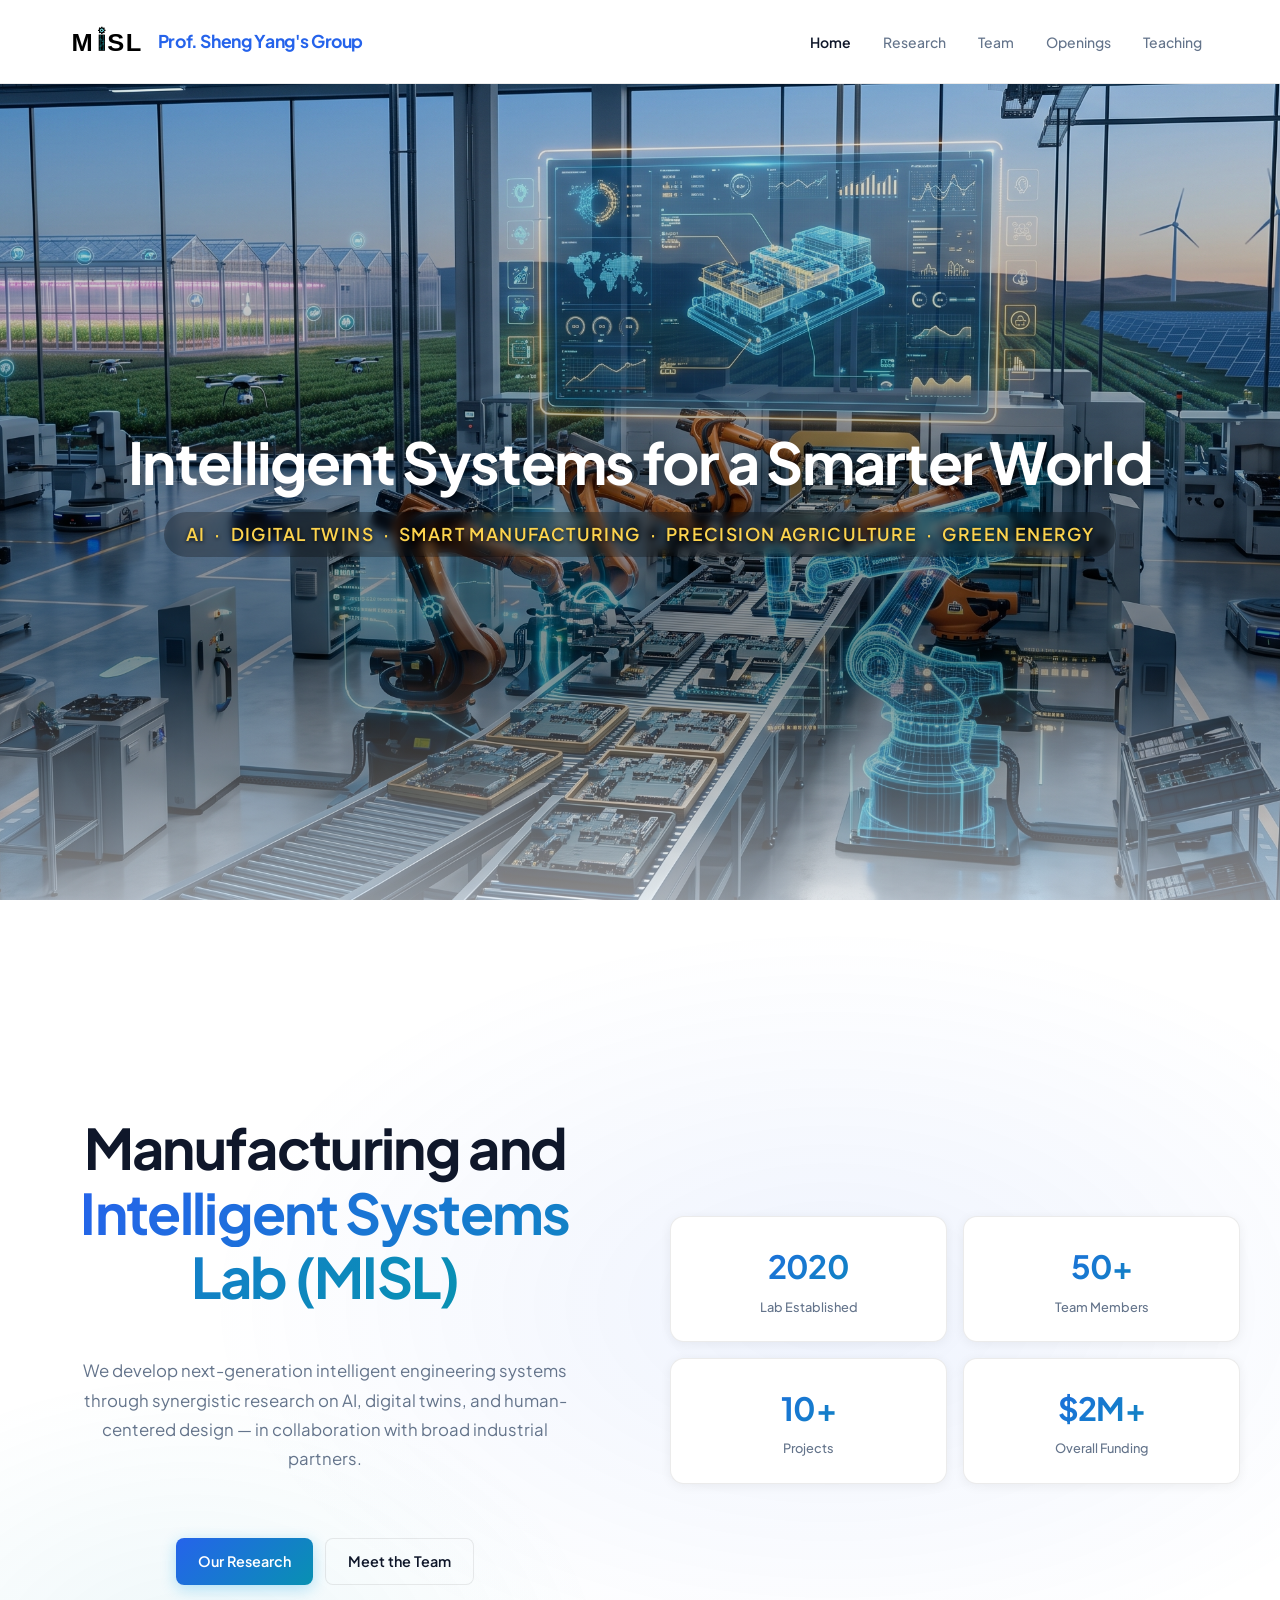
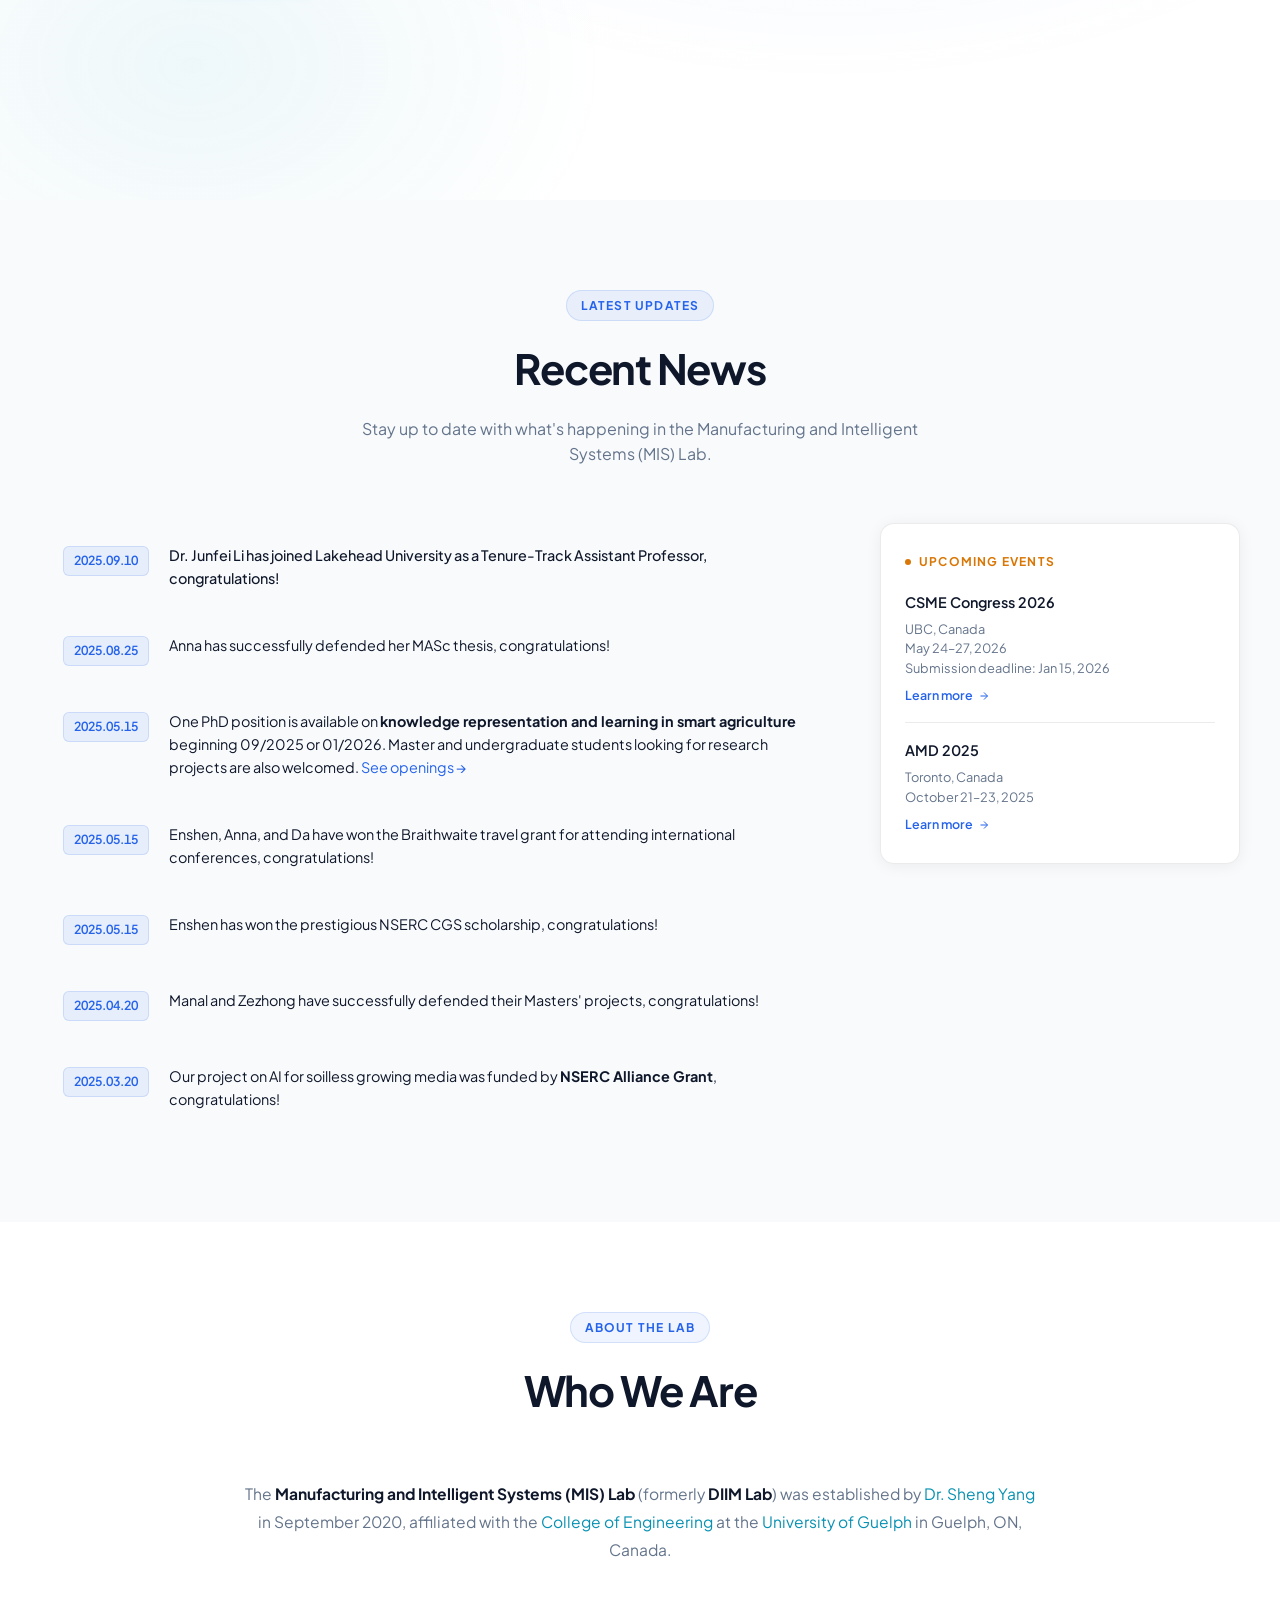
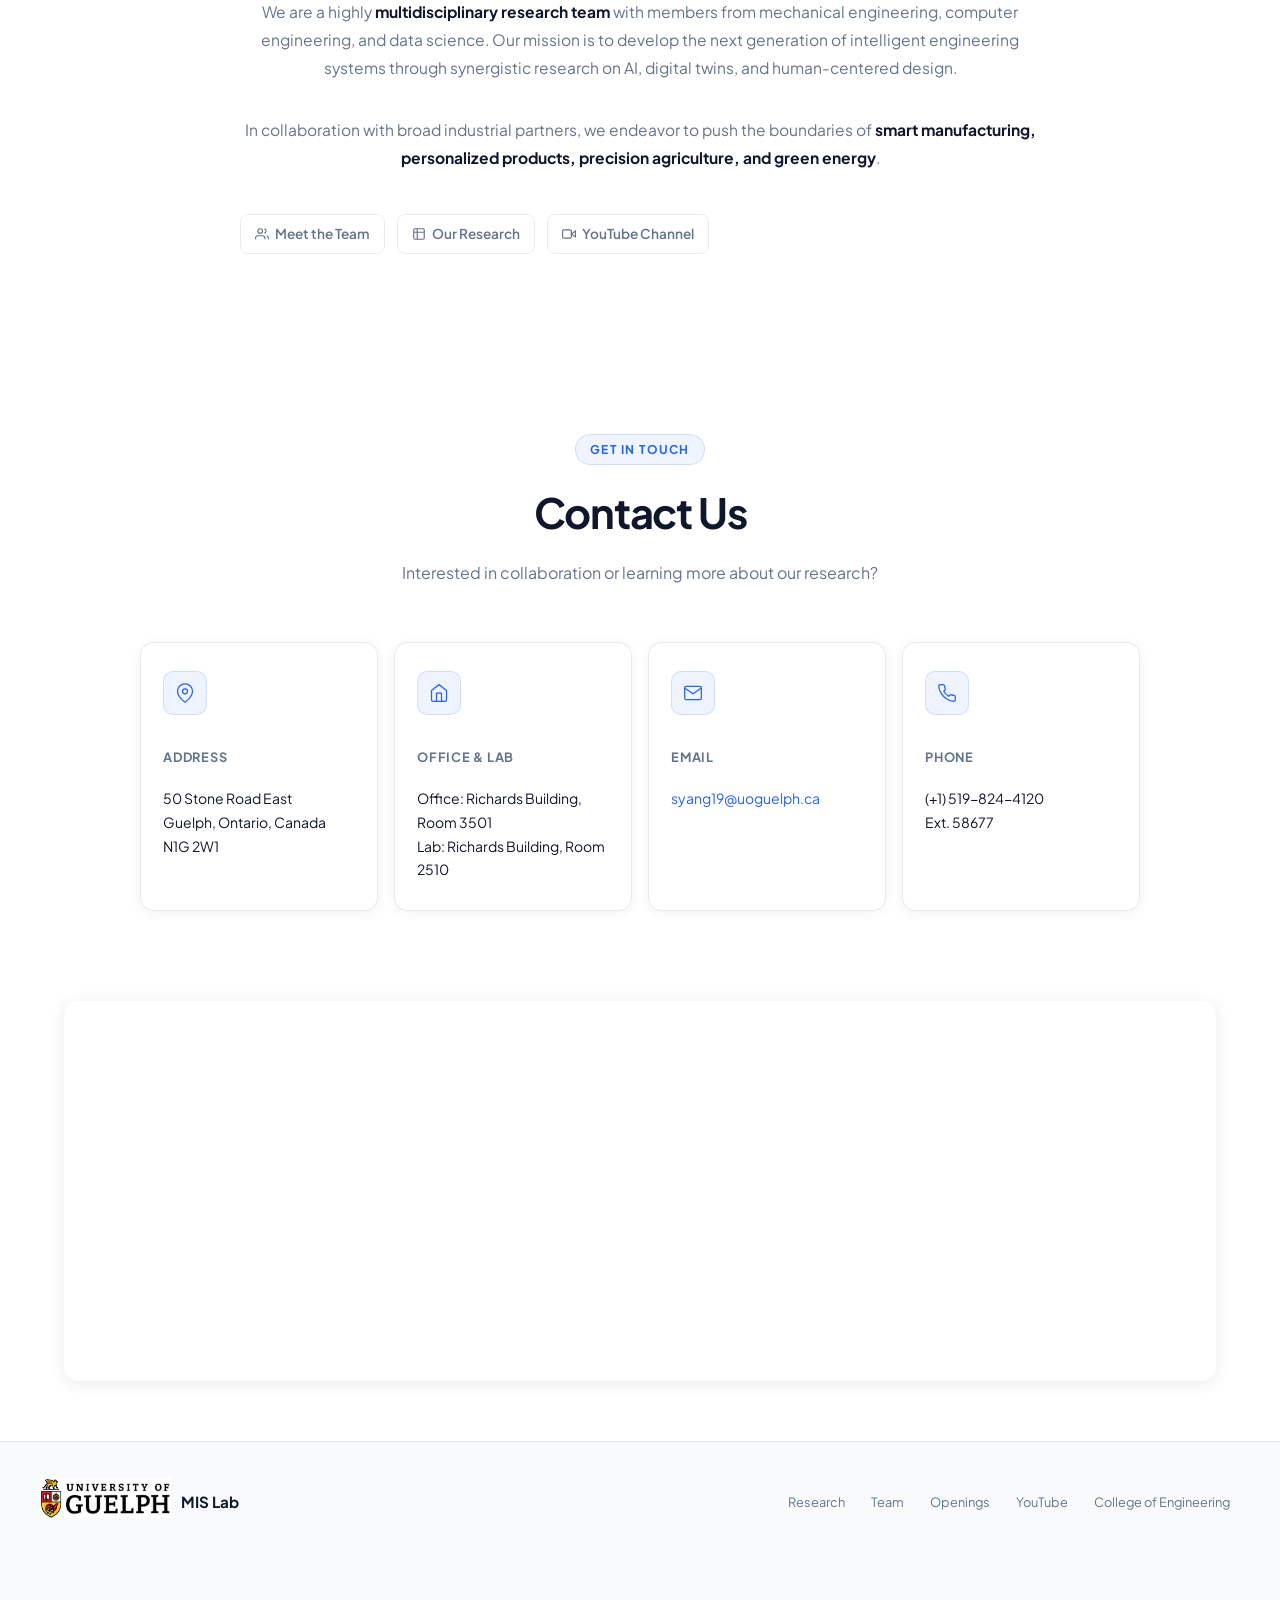
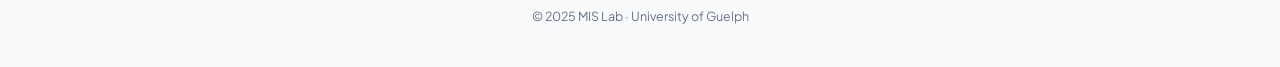
<file: index.html>
﻿<!doctype html>
<html lang="en">
  <head>
    <meta charset="UTF-8" />
    <meta name="viewport" content="width=device-width, initial-scale=1.0" />
    <link rel="icon" type="image/svg+xml" href="MISL_black_transparent_simple_pcb_true_mirror_wordmark_only.svg" />
    <title>Manufacturing and Intelligent Systems (MIS) Lab</title>
    <meta name="description" content="The Manufacturing and Intelligent Systems (MIS) Lab at the University of Guelph — advancing AI, digital twins, and human-centered design." />

    <link rel="preconnect" href="https://fonts.googleapis.com" />
    <link rel="preconnect" href="https://fonts.gstatic.com" crossorigin />
    <link href="https://fonts.googleapis.com/css2?family=Plus+Jakarta+Sans:wght@300;400;500;600;700&display=swap" rel="stylesheet" />

    <link rel="stylesheet" href="css/styles.css" />

    <style>
      /* ─── CSS Variables ─────────────────────────────────────── */
      :root {
        --color-bg: #ffffff;
        --color-surface: #f8fafc;
        --color-surface-2: #f1f5f9;
        --color-border: rgba(0,0,0,0.08);
        --color-text: #0f172a;
        --color-muted: #64748b;
        --color-accent: #2563eb;
        --color-accent-2: #0891b2;
        --color-gold: #d97706;
        --color-success: #059669;
        --radius: 14px;
        --radius-sm: 8px;
        --font: 'Plus Jakarta Sans', sans-serif;
        --transition: 0.25s ease;
        --nav-h: 84px;
      }

      /* ─── Reset ─────────────────────────────────────────────── */
      *, *::before, *::after { box-sizing: border-box; margin: 0; padding: 0; }
      html { scroll-behavior: smooth; }
      body { font-family: var(--font); background: var(--color-bg); color: var(--color-text); line-height: 1.6; overflow-x: hidden; }
      a { color: inherit; text-decoration: none; }
      img { max-width: 100%; display: block; }

      /* ─── NAV ────────────────────────────────────────────────── */
      .nav {
        position: fixed; top: 0; left: 0; right: 0; z-index: 100;
        height: var(--nav-h);
        background: rgba(255, 255, 255, 0.92);
        backdrop-filter: blur(16px);
        border-bottom: 1px solid var(--color-border);
        transition: background var(--transition);
      }
      .nav__container {
        max-width: 1200px; margin: 0 auto;
        padding: 0 24px;
        height: 100%;
        display: flex; align-items: center; justify-content: space-between;
      }
      .nav__logo {
        display: flex; align-items: center; gap: 10px;
        font-weight: 700; font-size: 1.1rem; letter-spacing: -0.02em;
        color: var(--color-text); line-height: 1;
      }
      .nav__logo span { line-height: 1; align-self: center; }
      .nav__logo-icon {
        width: 34px; height: 34px;
        background: linear-gradient(135deg, var(--color-accent), var(--color-accent-2));
        border-radius: 8px;
        display: flex; align-items: center; justify-content: center;
        flex-shrink: 0;
      }
      .nav__logo-icon svg { width: 18px; height: 18px; }
      .nav__logo-img {
        height: 36px; width: auto;
        object-fit: contain; flex-shrink: 0;
        align-self: center; display: block;
        position: relative;
        top: -4px;
      }
      .nav__links {
        display: flex; align-items: center; gap: 4px; list-style: none;
      }
      .nav__link {
        padding: 7px 14px; border-radius: var(--radius-sm);
        font-size: 0.875rem; font-weight: 500; color: var(--color-muted);
        transition: color var(--transition), background var(--transition);
      }
      .nav__link:hover { color: var(--color-text); background: rgba(0,0,0,0.05); }
      .nav__link--active { color: var(--color-text); font-weight: 600; }
      .nav__link--cta {
        background: var(--color-accent); color: #fff;
        padding: 7px 16px;
      }
      .nav__link--cta:hover { background: #2563eb; color: #fff; }

      /* ─── PARALLAX BANNER ────────────────────────────────────── */
      .site-banner {
        position: relative;
        width: 100%;
        height: calc(100vh - var(--nav-h));
        margin-top: var(--nav-h);
        background: url('Banner.jpg') center / cover no-repeat;
        background-attachment: fixed;
        overflow: hidden;
        will-change: background-position;
      }
      .site-banner__overlay {
        position: absolute;
        inset: 0;
        background: linear-gradient(
          to bottom,
          rgba(0, 0, 0, 0.08) 0%,
          rgba(0, 0, 0, 0.45) 70%,
          rgba(255, 255, 255, 0.55) 100%
        );
      }
      .site-banner__text {
        position: absolute;
        inset: 0;
        display: flex;
        flex-direction: column;
        align-items: center;
        justify-content: center;
        text-align: center;
        padding: 0 24px;
        z-index: 2;
      }
      .site-banner__headline {
        font-size: clamp(2rem, 5vw, 3.6rem);
        font-weight: 700;
        color: #ffffff;
        letter-spacing: -0.03em;
        line-height: 1.2;
        text-shadow: 0 2px 20px rgba(0,0,0,0.4);
        margin-bottom: 16px;
      }
      .site-banner__subline {
        font-size: clamp(0.85rem, 1.8vw, 1.1rem);
        font-weight: 600;
        color: #fcd34d;
        letter-spacing: 0.08em;
        text-transform: uppercase;
        text-shadow: 0 1px 4px rgba(0,0,0,0.9), 0 2px 24px rgba(0,0,0,0.7);
        background: rgba(0,0,0,0.28);
        padding: 8px 22px;
        border-radius: 100px;
        backdrop-filter: blur(4px);
      }
      /* iOS / mobile: background-attachment:fixed not supported */
      @media (max-width: 768px) {
        .site-banner {
          background-attachment: scroll;
        }
      }

      /* ─── HERO ───────────────────────────────────────────────── */
      .hero {
        position: relative;
        display: flex; align-items: center;
        overflow: hidden;
        padding: 80px 24px;
        background: #ffffff;
      }
      .hero__bg {
        position: absolute; inset: 0; z-index: 1;
        background: radial-gradient(ellipse 70% 60% at 65% 45%, rgba(37,99,235,0.08) 0%, transparent 70%),
                    radial-gradient(ellipse 50% 50% at 15% 85%, rgba(8,145,178,0.07) 0%, transparent 65%);
      }
      .hero__grid {
        display: none;
      }
      .hero__content {
        position: relative; z-index: 2;
        max-width: 1200px; margin: 0 auto;
        display: grid; grid-template-columns: 1fr 1fr; gap: 60px; align-items: center;
        width: 100%;
      }
      .hero__left { display: flex; flex-direction: column; gap: 24px; }
      .hero__badge {
        display: inline-flex; align-items: center; gap: 8px;
        background: rgba(37,99,235,0.08); border: 1px solid rgba(37,99,235,0.2);
        color: var(--color-accent); padding: 6px 14px;
        border-radius: 100px; font-size: 0.8rem; font-weight: 600;
        letter-spacing: 0.05em; text-transform: uppercase;
        width: fit-content;
      }
      .hero__badge::before {
        content: ''; width: 6px; height: 6px; border-radius: 50%;
        background: var(--color-accent);
        animation: pulse 2s infinite;
      }
      @keyframes pulse { 0%, 100% { opacity: 1; } 50% { opacity: 0.3; } }
      .hero__title {
        font-size: clamp(2.2rem, 5vw, 3.5rem);
        font-weight: 700; line-height: 1.15;
        letter-spacing: -0.03em;
      }
      .gradient-text {
        background: linear-gradient(135deg, var(--color-accent), var(--color-accent-2));
        -webkit-background-clip: text; -webkit-text-fill-color: transparent;
        background-clip: text;
      }
      .hero__description {
        font-size: 1.05rem; color: var(--color-muted); line-height: 1.75; max-width: 520px;
      }
      .hero__cta { display: flex; gap: 12px; flex-wrap: wrap; }

      /* ─── STATS PANEL (right side of hero) ──────────────────── */
      .hero__stats {
        display: grid; grid-template-columns: 1fr 1fr; gap: 16px;
      }
      .hero__stat-card {
        background: #ffffff;
        border: 1px solid var(--color-border);
        border-radius: var(--radius);
        padding: 24px 20px;
        box-shadow: 0 2px 12px rgba(0,0,0,0.06);
        transition: border-color var(--transition), box-shadow var(--transition);
      }
      .hero__stat-card:hover {
        border-color: rgba(37,99,235,0.25);
        box-shadow: 0 6px 24px rgba(37,99,235,0.1);
      }
      .hero__stat-value {
        font-size: 2rem; font-weight: 700; letter-spacing: -0.03em;
        background: linear-gradient(135deg, var(--color-accent), var(--color-accent-2));
        -webkit-background-clip: text; -webkit-text-fill-color: transparent;
        background-clip: text;
      }
      .hero__stat-label { font-size: 0.8rem; color: var(--color-muted); margin-top: 4px; font-weight: 500; }

      /* ─── BUTTONS ────────────────────────────────────────────── */
      .btn {
        display: inline-flex; align-items: center; gap: 8px;
        padding: 11px 22px; border-radius: var(--radius-sm);
        font-size: 0.9rem; font-weight: 600; cursor: pointer;
        transition: all var(--transition); border: none; text-decoration: none;
      }
      .btn--primary {
        background: linear-gradient(135deg, var(--color-accent), var(--color-accent-2));
        color: #fff;
      }
      .btn--primary:hover { opacity: 0.9; transform: translateY(-1px); box-shadow: 0 8px 20px rgba(59,130,246,0.3); }
      .btn--secondary {
        background: rgba(255,255,255,0.07); color: var(--color-text);
        border: 1px solid var(--color-border);
      }
      .btn--secondary:hover { background: rgba(255,255,255,0.12); }
      .btn--link {
        background: none; color: var(--color-accent); padding: 0; font-size: 0.875rem;
      }
      .btn--link:hover { gap: 12px; }
      .btn--link svg { width: 16px; height: 16px; transition: transform var(--transition); }
      .btn--link:hover svg { transform: translateX(4px); }

      /* ─── SECTION COMMONS ────────────────────────────────────── */
      section { padding: 90px 24px; }
      .section-inner { max-width: 1200px; margin: 0 auto; }
      .section-header { text-align: center; margin-bottom: 56px; }
      .section-label {
        display: inline-block;
        font-size: 0.75rem; font-weight: 700; letter-spacing: 0.1em;
        text-transform: uppercase; color: var(--color-accent);
        background: rgba(37,99,235,0.07); border: 1px solid rgba(37,99,235,0.15);
        padding: 5px 14px; border-radius: 100px; margin-bottom: 14px;
      }
      .section-title {
        font-size: clamp(1.8rem, 4vw, 2.6rem);
        font-weight: 700; letter-spacing: -0.03em; margin-bottom: 14px;
      }
      .section-desc { font-size: 1rem; color: var(--color-muted); max-width: 560px; margin: 0 auto; }

      /* ─── NEWS SECTION ───────────────────────────────────────── */
      .news { background: var(--color-surface); }
      .news__layout {
        max-width: 1200px; margin: 0 auto;
        display: grid; grid-template-columns: 1fr 360px; gap: 40px; align-items: start;
      }
      .news__list { display: flex; flex-direction: column; gap: 2px; }
      .news-item {
        display: flex; gap: 20px; align-items: flex-start;
        padding: 20px 22px;
        border-radius: var(--radius);
        border: 1px solid transparent;
        transition: all var(--transition);
        cursor: default;
      }
      .news-item:hover {
        background: rgba(37,99,235,0.04);
        border-color: rgba(37,99,235,0.12);
      }
      .news-item__date {
        flex-shrink: 0;
        font-size: 0.78rem; font-weight: 600; color: var(--color-accent);
        background: rgba(37,99,235,0.08); border: 1px solid rgba(37,99,235,0.15);
        padding: 4px 10px; border-radius: 6px;
        white-space: nowrap; margin-top: 2px;
        font-variant-numeric: tabular-nums;
      }
      .news-item__body { flex: 1; }
      .news-item__text { font-size: 0.9rem; color: var(--color-text); line-height: 1.6; }
      .news-item__text a { color: var(--color-accent); text-decoration: underline; text-decoration-color: transparent; transition: text-decoration-color var(--transition); }
      .news-item__text a:hover { text-decoration-color: var(--color-accent); }
      .news-item--highlight .news-item__text { font-weight: 500; }

      /* ─── EVENTS SIDEBAR ─────────────────────────────────────── */
      .events-panel {
        background: #ffffff;
        border: 1px solid var(--color-border);
        border-radius: var(--radius);
        padding: 28px 24px;
        box-shadow: 0 2px 16px rgba(0,0,0,0.06);
        position: sticky; top: calc(var(--nav-h) + 20px);
      }
      .events-panel__title {
        font-size: 0.75rem; font-weight: 700; letter-spacing: 0.1em;
        text-transform: uppercase; color: var(--color-gold);
        margin-bottom: 20px; display: flex; align-items: center; gap: 8px;
      }
      .events-panel__title::before {
        content: ''; width: 6px; height: 6px; border-radius: 50%;
        background: var(--color-gold);
      }
      .event-card {
        padding: 16px 0;
        border-bottom: 1px solid var(--color-border);
      }
      .event-card:last-child { border-bottom: none; padding-bottom: 0; }
      .event-card:first-of-type { padding-top: 0; }
      .event-card__name { font-size: 0.9rem; font-weight: 600; color: var(--color-text); margin-bottom: 6px; }
      .event-card__detail { font-size: 0.8rem; color: var(--color-muted); line-height: 1.5; }
      .event-card__link {
        display: inline-flex; align-items: center; gap: 5px;
        font-size: 0.78rem; color: var(--color-accent); font-weight: 600; margin-top: 8px;
        transition: gap var(--transition);
      }
      .event-card__link:hover { gap: 8px; }
      .event-card__link svg { width: 12px; height: 12px; }

      /* ─── ABOUT SECTION ──────────────────────────────────────── */
      .about { background: var(--color-bg); }
      .about__inner { max-width: 1200px; margin: 0 auto; }
      .about__grid {
        display: grid; grid-template-columns: 1fr 1fr; gap: 60px; align-items: center;
      }
      .about__text { display: flex; flex-direction: column; gap: 18px; }
      .about__text p { color: var(--color-muted); line-height: 1.8; font-size: 0.975rem; }
      .about__text p strong { color: var(--color-text); }
      .about__links { display: flex; gap: 12px; flex-wrap: wrap; margin-top: 8px; }
      .about__link {
        display: inline-flex; align-items: center; gap: 6px;
        font-size: 0.85rem; font-weight: 600; color: var(--color-muted);
        border: 1px solid var(--color-border); padding: 8px 14px;
        border-radius: var(--radius-sm);
        transition: all var(--transition);
      }
      .about__link:hover { color: var(--color-accent); border-color: rgba(37,99,235,0.3); background: rgba(37,99,235,0.05); }
      .about__link svg { width: 14px; height: 14px; }

      .pillars-grid { display: grid; grid-template-columns: 1fr 1fr; gap: 16px; }
      .pillar {
        background: #ffffff;
        border: 1px solid var(--color-border);
        border-radius: var(--radius);
        padding: 22px 20px;
        box-shadow: 0 1px 8px rgba(0,0,0,0.05);
        transition: all var(--transition);
      }
      .pillar:hover { border-color: rgba(37,99,235,0.25); transform: translateY(-2px); box-shadow: 0 6px 20px rgba(37,99,235,0.08); }
      .pillar__icon {
        width: 100%; height: 110px;
        border-radius: 10px;
        display: flex; align-items: center; justify-content: center;
        margin-bottom: 16px; overflow: hidden;
      }
      .pillar__icon svg { width: 52px; height: 52px; fill: none; stroke: currentColor; stroke-width: 1.5; }
      .pillar--mfg .pillar__icon { background: linear-gradient(135deg, #e0e7ff, #bfdbfe); color: #2563eb; }
      .pillar--personal .pillar__icon { background: linear-gradient(135deg, #fde68a, #fed7aa); color: #d97706; }
      .pillar--agri .pillar__icon { background: linear-gradient(135deg, #d1fae5, #a7f3d0); color: #059669; }
      .pillar--energy .pillar__icon { background: linear-gradient(135deg, #fef3c7, #fde68a); color: #b45309; }
      .pillar__title { font-size: 0.9rem; font-weight: 600; color: var(--color-text); margin-bottom: 6px; }
      .pillar__desc { font-size: 0.78rem; color: var(--color-muted); line-height: 1.6; }

      /* ─── CONTACT SECTION ────────────────────────────────────── */
      .contact { background: var(--color-bg); }
      .contact__inner { max-width: 1200px; margin: 0 auto; }
      .contact__grid { display: grid; grid-template-columns: repeat(4, 1fr); gap: 16px; }
      .contact-card {
        background: #ffffff;
        border: 1px solid var(--color-border);
        border-radius: var(--radius);
        padding: 28px 22px;
        box-shadow: 0 2px 12px rgba(0,0,0,0.05);
        transition: all var(--transition);
        display: flex; flex-direction: column; gap: 12px;
      }
      .contact-card:hover { border-color: rgba(37,99,235,0.25); transform: translateY(-3px); box-shadow: 0 8px 28px rgba(37,99,235,0.1); }
      .contact-card__icon {
        width: 44px; height: 44px;
        background: rgba(37,99,235,0.08); border: 1px solid rgba(37,99,235,0.15);
        border-radius: 10px;
        display: flex; align-items: center; justify-content: center;
      }
      .contact-card__icon svg { width: 20px; height: 20px; fill: none; stroke: var(--color-accent); stroke-width: 1.5; }
      .contact-card__title { font-size: 0.8rem; font-weight: 700; text-transform: uppercase; letter-spacing: 0.06em; color: var(--color-muted); }
      .contact-card__text { font-size: 0.875rem; line-height: 1.7; color: var(--color-text); }
      .contact-card__text a { color: var(--color-accent); }
      .contact-card__text a:hover { text-decoration: underline; }

      /* ─── FOOTER ─────────────────────────────────────────────── */
      .footer {
        background: var(--color-surface);
        border-top: 1px solid var(--color-border);
        padding: 40px 24px;
      }
      .footer__content {
        max-width: 1200px; margin: 0 auto;
        display: flex; align-items: center; justify-content: space-between; flex-wrap: wrap; gap: 20px;
      }
      .footer__logo { display: flex; align-items: center; gap: 10px; font-weight: 700; font-size: 0.95rem; color: var(--color-text); }
      .footer__links { display: flex; gap: 6px; flex-wrap: wrap; }
      .footer__link {
        font-size: 0.8rem; color: var(--color-muted); padding: 5px 10px;
        border-radius: 6px; transition: all var(--transition);
      }
      .footer__link:hover { color: var(--color-text); background: rgba(0,0,0,0.05); }
      .footer__copy { font-size: 0.78rem; color: var(--color-muted); }

      /* ─── FADE IN ANIMATION ──────────────────────────────────── */
      .fade-in { opacity: 0; transform: translateY(24px); transition: opacity 0.6s ease, transform 0.6s ease; }
      .fade-in.visible { opacity: 1; transform: translateY(0); }

      /* ─── HAMBURGER ─────────────────────────────────────────── */
      .nav__toggle {
        display: none; flex-direction: column; justify-content: center; gap: 5px;
        background: none; border: none; cursor: pointer;
        padding: 8px; border-radius: var(--radius-sm);
        transition: background var(--transition);
      }
      .nav__toggle:hover { background: rgba(0,0,0,0.05); }
      .nav__toggle span {
        display: block; width: 22px; height: 2px;
        background: var(--color-text); border-radius: 2px;
        transition: all 0.3s ease; transform-origin: center;
      }
      .nav__toggle.open span:nth-child(1) { transform: translateY(7px) rotate(45deg); }
      .nav__toggle.open span:nth-child(2) { opacity: 0; transform: scaleX(0); }
      .nav__toggle.open span:nth-child(3) { transform: translateY(-7px) rotate(-45deg); }

      /* ─── RESPONSIVE ─────────────────────────────────────────── */
      @media (max-width: 1024px) {
        .news__layout { grid-template-columns: 1fr; }
        .events-panel { position: static; }
        .contact__grid { grid-template-columns: repeat(2, 1fr); }
        .about__grid { grid-template-columns: 1fr; gap: 40px; }
      }
      @media (max-width: 768px) {
        .hero__content { grid-template-columns: 1fr; gap: 40px; }
        .hero__stats { display: none; }
        .contact__grid { grid-template-columns: 1fr; }
        .pillars-grid { grid-template-columns: 1fr; }
        .footer__content { flex-direction: column; align-items: flex-start; }
        .nav__toggle { display: flex; }
        .nav__links {
          display: none; flex-direction: column; gap: 2px;
          position: absolute; top: var(--nav-h); left: 0; right: 0;
          background: rgba(255,255,255,0.97);
          backdrop-filter: blur(16px);
          border-bottom: 1px solid var(--color-border);
          padding: 12px 16px 16px;
          box-shadow: 0 8px 24px rgba(0,0,0,0.08);
        }
        .nav__links.open { display: flex; }
        .nav__link { padding: 11px 16px; font-size: 0.95rem; width: 100%; }
        .nav__link--cta { background: none; color: var(--color-accent); font-weight: 700; padding: 11px 16px; }
      }
    </style>
  </head>

  <body>

    <!-- ── NAV ──────────────────────────────────────────────────── -->
    <nav class="nav">
      <div class="nav__container">
        <a href="./" class="nav__logo">
          <img src="MISL_black_transparent_simple_pcb_true_mirror_wordmark_only.svg" class="nav__logo-img" alt="MIS Lab logo" />
          <span style="color: var(--color-accent);">Prof. Sheng Yang's Group</span>
        </a>
        <button class="nav__toggle" aria-label="Toggle navigation" aria-expanded="false">
          <span></span><span></span><span></span>
        </button>
        <ul class="nav__links">
          <li><a href="./" class="nav__link nav__link--active">Home</a></li>
          <li><a href="research/" class="nav__link">Research</a></li>
          <li><a href="people/" class="nav__link">Team</a></li>

          <li><a href="opening/" class="nav__link">Openings</a></li>
          <li><a href="teaching/" class="nav__link">Teaching</a></li>
        </ul>
      </div>
    </nav>

    <!-- ── PARALLAX BANNER ──────────────────────────────────────── -->
    <div class="site-banner" id="site-banner">
      <div class="site-banner__overlay"></div>
      <div class="site-banner__text">
        <div class="site-banner__headline" id="banner-headline">Intelligent Systems for a Smarter World</div>
        <div class="site-banner__subline" id="banner-subline">AI &nbsp;·&nbsp; Digital Twins &nbsp;·&nbsp; Smart Manufacturing &nbsp;·&nbsp; Precision Agriculture &nbsp;·&nbsp; Green Energy</div>
      </div>
    </div>

    <!-- ── HERO ─────────────────────────────────────────────────── -->
    <section class="hero">
      <div class="hero__bg"></div>
      <div class="hero__grid"></div>

      <div class="hero__content">
        <div class="hero__left fade-in">
          
          <h1 class="hero__title">
            Manufacturing and<br>
            <span class="gradient-text">Intelligent Systems Lab (MISL)</span>
          </h1>
          <p class="hero__description">
            We develop next-generation intelligent engineering systems through synergistic research on AI,
            digital twins, and human-centered design — in collaboration with broad industrial partners.
          </p>
          <div class="hero__cta">
            <a href="research/" class="btn btn--primary">Our Research</a>
            <a href="people/" class="btn btn--secondary">Meet the Team</a>
          </div>
        </div>

        <div class="hero__stats fade-in" id="stats-container">
          <!-- Loaded dynamically from data/home.json -->
        </div>
      </div>
    </section>

    <!-- ── NEWS + EVENTS ─────────────────────────────────────────── -->
    <section class="news" id="news">
      <div class="section-header fade-in">
        <div class="section-label">Latest Updates</div>
        <h2 class="section-title">Recent News</h2>
        <p class="section-desc">Stay up to date with what's happening in the Manufacturing and Intelligent Systems (MIS) Lab.</p>
      </div>

      <div class="news__layout">
        <div class="news__list" id="news-list">
          <!-- Loaded dynamically from data/home.json -->
        </div>

        <!-- Upcoming Events Sidebar -->
        <aside class="events-panel fade-in" id="events-panel">
          <div class="events-panel__title">Upcoming Events</div>
          <div id="events-list">
            <!-- Loaded dynamically from data/home.json -->
          </div>
        </aside>
      </div>
    </section>

    <!-- ── ABOUT SECTION ──────────────────────────────────────────── -->
    <section class="about" id="about">
      <div class="about__inner">
        <div class="section-header fade-in">
          <div class="section-label">About the Lab</div>
          <h2 class="section-title">Who We Are</h2>
        </div>

        <div class="about__text fade-in" style="max-width: 800px; margin: 0 auto;">
            <p>
              The <strong>Manufacturing and Intelligent Systems (MIS) Lab</strong> (formerly <strong>DIIM Lab</strong>) was established by
              <a href="people/" style="color:var(--color-accent-2)">Dr. Sheng Yang</a> in September 2020,
              affiliated with the <a href="https://www.uoguelph.ca/engineering/" target="_blank" style="color:var(--color-accent-2)">College of Engineering</a>
              at the <a href="https://www.uoguelph.ca/" target="_blank" style="color:var(--color-accent-2)">University of Guelph</a> in Guelph, ON, Canada.
            </p>
            <p>
              We are a highly <strong>multidisciplinary research team</strong> with members from mechanical engineering,
              computer engineering, and data science. Our mission is to develop the next generation of intelligent
              engineering systems through synergistic research on AI, digital twins, and human-centered design.
            </p>
            <p>
              In collaboration with broad industrial partners, we endeavor to push the boundaries of
              <strong>smart manufacturing, personalized products, precision agriculture, and green energy</strong>.
            </p>
            <div class="about__links">
              <a href="people/" class="about__link">
                <svg fill="none" stroke="currentColor" stroke-width="2" viewBox="0 0 24 24"><path d="M17 21v-2a4 4 0 0 0-4-4H5a4 4 0 0 0-4 4v2"/><circle cx="9" cy="7" r="4"/><path d="M23 21v-2a4 4 0 0 0-3-3.87"/><path d="M16 3.13a4 4 0 0 1 0 7.75"/></svg>
                Meet the Team
              </a>
              <a href="research/" class="about__link">
                <svg fill="none" stroke="currentColor" stroke-width="2" viewBox="0 0 24 24"><path d="M9 3H5a2 2 0 0 0-2 2v4m6-6h10a2 2 0 0 1 2 2v4M9 3v18m0 0h10a2 2 0 0 0 2-2V9M9 21H5a2 2 0 0 1-2-2V9m0 0h18"/></svg>
                Our Research
              </a>
              <a href="https://www.youtube.com/channel/UCh6oN-DiD9h4lSHXrCd7Ccg" target="_blank" class="about__link">
                <svg fill="none" stroke="currentColor" stroke-width="2" viewBox="0 0 24 24"><polygon points="23 7 16 12 23 17 23 7"/><rect x="1" y="5" width="15" height="14" rx="2" ry="2"/></svg>
                YouTube Channel
              </a>
            </div>
          </div>
      </div>
    </section>

    <!-- ── CONTACT SECTION ────────────────────────────────────────── -->
    <section class="contact" id="contact">
      <div class="contact__inner">
        <div class="section-header fade-in">
          <div class="section-label">Get in Touch</div>
          <h2 class="section-title">Contact Us</h2>
          <p class="section-desc">Interested in collaboration or learning more about our research?</p>
        </div>

        <div class="contact__grid">
          <div class="contact-card fade-in">
            <div class="contact-card__icon">
              <svg viewBox="0 0 24 24"><path d="M21 10c0 7-9 13-9 13s-9-6-9-13a9 9 0 0 1 18 0z"/><circle cx="12" cy="10" r="3"/></svg>
            </div>
            <div class="contact-card__title">Address</div>
            <div class="contact-card__text">50 Stone Road East<br/>Guelph, Ontario, Canada<br/>N1G 2W1</div>
          </div>

          <div class="contact-card fade-in">
            <div class="contact-card__icon">
              <svg viewBox="0 0 24 24"><path d="M3 9l9-7 9 7v11a2 2 0 0 1-2 2H5a2 2 0 0 1-2-2z"/><polyline points="9,22 9,12 15,12 15,22"/></svg>
            </div>
            <div class="contact-card__title">Office &amp; Lab</div>
            <div class="contact-card__text">Office: Richards Building, Room 3501<br/>Lab: Richards Building, Room 2510</div>
          </div>

          <div class="contact-card fade-in">
            <div class="contact-card__icon">
              <svg viewBox="0 0 24 24"><path d="M4 4h16c1.1 0 2 .9 2 2v12c0 1.1-.9 2-2 2H4c-1.1 0-2-.9-2-2V6c0-1.1.9-2 2-2z"/><polyline points="22,6 12,13 2,6"/></svg>
            </div>
            <div class="contact-card__title">Email</div>
            <div class="contact-card__text"><a href="mailto:syang19@uoguelph.ca">syang19@uoguelph.ca</a></div>
          </div>

          <div class="contact-card fade-in">
            <div class="contact-card__icon">
              <svg viewBox="0 0 24 24"><path d="M22 16.92v3a2 2 0 0 1-2.18 2 19.79 19.79 0 0 1-8.63-3.07 19.5 19.5 0 0 1-6-6 19.79 19.79 0 0 1-3.07-8.67A2 2 0 0 1 4.11 2h3a2 2 0 0 1 2 1.72 12.84 12.84 0 0 0 .7 2.81 2 2 0 0 1-.45 2.11L8.09 9.91a16 16 0 0 0 6 6l1.27-1.27a2 2 0 0 1 2.11-.45 12.84 12.84 0 0 0 2.81.7A2 2 0 0 1 22 16.92z"/></svg>
            </div>
            <div class="contact-card__title">Phone</div>
            <div class="contact-card__text">(+1) 519-824-4120<br/>Ext. 58677</div>
          </div>
        </div>
      </div>
    </section>

    <!-- ── GOOGLE MAP ────────────────────────────────────────────────── -->
    <div style="padding: 0 24px 60px; max-width: 1200px; margin: 0 auto;">
      <iframe
        src="https://maps.google.com/maps?q=50+Stone+Road+East+Guelph+Ontario+Canada+N1G+2W1&output=embed"
        width="100%" height="380"
        style="border:0; border-radius: 14px; display:block; box-shadow: 0 2px 16px rgba(0,0,0,0.08);"
        allowfullscreen loading="lazy" referrerpolicy="no-referrer-when-downgrade">
      </iframe>
    </div>

    <!-- ── FOOTER ─────────────────────────────────────────────────── -->
    <footer class="footer">
      <div class="footer__content">
        <a href="./" class="footer__logo">
          <img src="images/sponsors/Guelph_icon.jpg" class="nav__logo-img" alt="University of Guelph logo" style="height:40px;" />
          MIS Lab
        </a>
        <div class="footer__links">
          <a href="research/" class="footer__link">Research</a>
          <a href="people/" class="footer__link">Team</a>

          <a href="opening/" class="footer__link">Openings</a>
          <a href="https://www.youtube.com/channel/UCh6oN-DiD9h4lSHXrCd7Ccg" target="_blank" class="footer__link">YouTube</a>
          <a href="https://www.uoguelph.ca/engineering/" target="_blank" class="footer__link">College of Engineering</a>
        </div>
        <div class="footer__copy">© 2025 MIS Lab · University of Guelph</div>
      </div>
    </footer>

    <script>
      // ── Dynamic content loader (reads from data/home.json or admin localStorage override) ──
      (async function loadHomeContent() {
        let data;
        try {
          const override = localStorage.getItem('mislab_home_data');
          data = override ? JSON.parse(override) : await fetch('data/home.json').then(r => r.json());
        } catch(e) { return; }

        function escHtml(s) {
          return String(s || '').replace(/&/g,'&amp;').replace(/</g,'&lt;').replace(/>/g,'&gt;').replace(/"/g,'&quot;');
        }

        // Banner
        if (data.banner) {
          const h = document.getElementById('banner-headline');
          const s = document.getElementById('banner-subline');
          if (h) h.textContent = data.banner.headline || h.textContent;
          if (s) s.innerHTML  = data.banner.subline  || s.innerHTML;
        }

        // Stats
        if (data.stats && data.stats.length) {
          const el = document.getElementById('stats-container');
          if (el) el.innerHTML = data.stats.map(s => `
            <div class="hero__stat-card">
              <div class="hero__stat-value">${escHtml(s.value)}</div>
              <div class="hero__stat-label">${escHtml(s.label)}</div>
            </div>`).join('');
        }

        // News
        if (data.news && data.news.length) {
          const el = document.getElementById('news-list');
          if (el) {
            el.innerHTML = data.news.map(n => `
              <div class="news-item ${n.highlight ? 'news-item--highlight' : ''} fade-in">
                <span class="news-item__date">${escHtml(n.date)}</span>
                <div class="news-item__body">
                  <p class="news-item__text">${n.html || escHtml(n.text || '')}</p>
                </div>
              </div>`).join('');
            // Re-observe new fade-in elements
            el.querySelectorAll('.fade-in').forEach(e => observer.observe(e));
          }
        }

        // Events
        if (data.events && data.events.length) {
          const el = document.getElementById('events-list');
          if (el) el.innerHTML = data.events.map(ev => `
            <div class="event-card">
              <div class="event-card__name">${escHtml(ev.name)}</div>
              <div class="event-card__detail">${escHtml(ev.detail || '').replace(/\n/g,'<br/>')}</div>
              ${ev.link ? `<a href="${escHtml(ev.link)}" target="_blank" class="event-card__link">
                ${escHtml(ev.linkText || 'Learn more')}
                <svg fill="none" stroke="currentColor" stroke-width="2" viewBox="0 0 24 24"><path d="M5 12h14M12 5l7 7-7 7"/></svg>
              </a>` : ''}
            </div>`).join('');
        }
      })();
    </script>

    <script>
      // Parallax banner
      (function () {
        const banner = document.getElementById('site-banner');
        if (!banner) return;
        // Only apply JS parallax on non-touch devices (where CSS fixed bg is unreliable)
        const isMobile = /iPhone|iPad|iPod|Android/i.test(navigator.userAgent);
        if (isMobile) return;
        window.addEventListener('scroll', function () {
          const scrolled = window.pageYOffset;
          // Move background at 40% of scroll speed → slower = parallax depth
          banner.style.backgroundPositionY = 'calc(50% + ' + (scrolled * 0.4) + 'px)';
        }, { passive: true });
      })();

      // Fade-in on scroll
      const observer = new IntersectionObserver((entries) => {
        entries.forEach(el => {
          if (el.isIntersecting) { el.target.classList.add('visible'); }
        });
      }, { threshold: 0.1 });
      document.querySelectorAll('.fade-in').forEach(el => observer.observe(el));

      // Mobile nav toggle
      const toggle = document.querySelector('.nav__toggle');
      const navLinks = document.querySelector('.nav__links');
      toggle.addEventListener('click', () => {
        const open = navLinks.classList.toggle('open');
        toggle.classList.toggle('open', open);
        toggle.setAttribute('aria-expanded', open);
      });
      navLinks.querySelectorAll('.nav__link').forEach(link => {
        link.addEventListener('click', () => {
          navLinks.classList.remove('open');
          toggle.classList.remove('open');
          toggle.setAttribute('aria-expanded', 'false');
        });
      });
      document.addEventListener('click', (e) => {
        if (!e.target.closest('.nav')) {
          navLinks.classList.remove('open');
          toggle.classList.remove('open');
          toggle.setAttribute('aria-expanded', 'false');
        }
      });
    </script>

  </body>
</html>
</file>
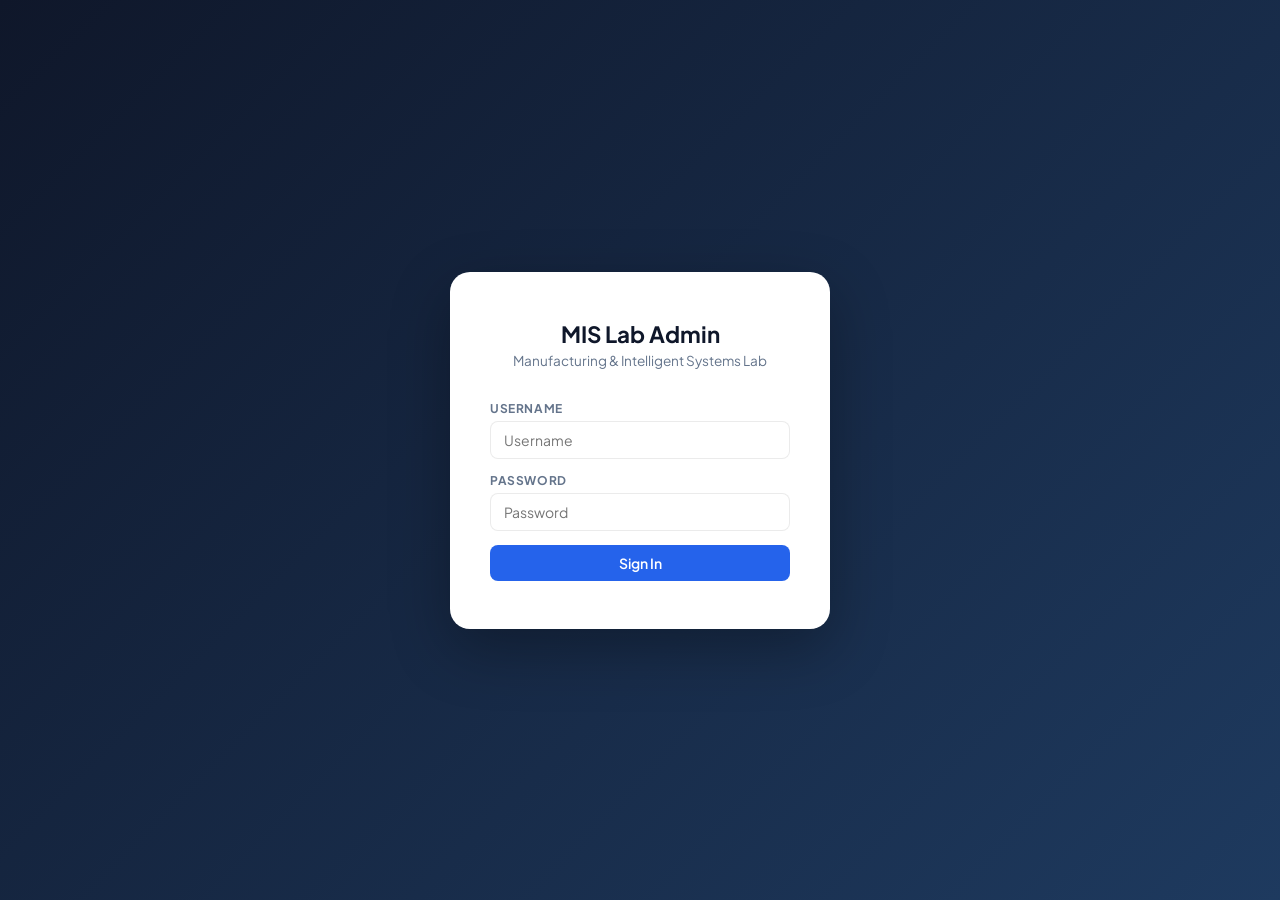
<file: admin/index.html>
<!doctype html>
<html lang="en">
<head>
  <meta charset="UTF-8" />
  <meta name="viewport" content="width=device-width, initial-scale=1.0" />
  <title>Admin Panel | MIS Lab</title>
  <link rel="preconnect" href="https://fonts.googleapis.com" />
  <link rel="preconnect" href="https://fonts.gstatic.com" crossorigin />
  <link href="https://fonts.googleapis.com/css2?family=Plus+Jakarta+Sans:wght@300;400;500;600;700&display=swap" rel="stylesheet" />
  <style>
    :root {
      --accent: #2563eb;
      --accent-2: #0891b2;
      --bg: #f8fafc;
      --sidebar: #0f172a;
      --text: #0f172a;
      --muted: #64748b;
      --border: rgba(0,0,0,0.08);
      --white: #ffffff;
      --danger: #ef4444;
      --success: #10b981;
      --gold: #d97706;
      --radius: 12px;
    }
    *, *::before, *::after { box-sizing: border-box; margin: 0; padding: 0; }
    body { font-family: 'Plus Jakarta Sans', system-ui, sans-serif; background: var(--bg); color: var(--text); }

    /* ── Login ───────────────────────────────────────────────────── */
    #login-screen {
      min-height: 100vh; display: flex; align-items: center; justify-content: center;
      background: linear-gradient(135deg, #0f172a 0%, #1e3a5f 100%);
    }
    .login-card {
      background: var(--white); border-radius: 20px; padding: 48px 40px;
      width: 380px; box-shadow: 0 20px 60px rgba(0,0,0,0.3);
    }
    .login-logo { text-align: center; margin-bottom: 32px; }
    .login-logo h1 { font-size: 1.4rem; font-weight: 700; }
    .login-logo p  { font-size: 0.85rem; color: var(--muted); margin-top: 4px; }
    .login-error { color: var(--danger); font-size: 0.85rem; text-align: center; margin-top: 12px; display: none; }

    /* ── Forms ───────────────────────────────────────────────────── */
    .form-group { margin-bottom: 14px; }
    .form-group label {
      display: block; font-size: 0.75rem; font-weight: 700; color: var(--muted);
      margin-bottom: 5px; text-transform: uppercase; letter-spacing: 0.05em;
    }
    .form-group input,
    .form-group textarea,
    .form-group select {
      width: 100%; padding: 9px 13px; border: 1px solid var(--border); border-radius: 8px;
      font-size: 0.875rem; color: var(--text); background: var(--white); font-family: inherit;
      transition: border-color 0.2s;
    }
    .form-group input:focus, .form-group textarea:focus, .form-group select:focus {
      outline: none; border-color: var(--accent);
    }
    .form-group textarea { resize: vertical; min-height: 72px; }
    .form-row { display: grid; grid-template-columns: 1fr 1fr; gap: 12px; }

    /* ── Buttons ─────────────────────────────────────────────────── */
    .btn {
      display: inline-flex; align-items: center; gap: 6px;
      padding: 9px 16px; border-radius: 8px; font-size: 0.875rem;
      font-weight: 600; cursor: pointer; border: none; font-family: inherit;
      transition: all 0.2s; text-decoration: none;
    }
    .btn--full { width: 100%; justify-content: center; }
    .btn--primary { background: var(--accent); color: var(--white); }
    .btn--primary:hover { background: #1d4ed8; }
    .btn--secondary { background: var(--bg); color: var(--text); border: 1px solid var(--border); }
    .btn--secondary:hover { border-color: var(--accent); color: var(--accent); }
    .btn--success { background: var(--success); color: var(--white); }
    .btn--success:hover { background: #059669; }
    .btn--danger { background: transparent; color: var(--danger); border: 1px solid rgba(239,68,68,0.25); }
    .btn--danger:hover { background: rgba(239,68,68,0.06); }
    .btn--sm { padding: 6px 12px; font-size: 0.8rem; }
    .btn svg { width: 15px; height: 15px; }

    /* ── Dashboard layout ────────────────────────────────────────── */
    #dashboard { display: none; min-height: 100vh; }
    .dashboard { display: flex; min-height: 100vh; }

    /* Sidebar */
    .sidebar {
      width: 230px; background: var(--sidebar); flex-shrink: 0;
      display: flex; flex-direction: column;
    }
    .sidebar__header { padding: 22px 18px; border-bottom: 1px solid rgba(255,255,255,0.07); }
    .sidebar__logo { font-size: 0.95rem; font-weight: 700; color: #fff; }
    .sidebar__sub  { font-size: 0.72rem; color: rgba(255,255,255,0.35); margin-top: 2px; }
    .sidebar__nav  { padding: 14px 10px; flex: 1; }
    .nav-section   { margin-bottom: 22px; }
    .nav-section__label {
      font-size: 0.62rem; font-weight: 700; letter-spacing: 0.1em;
      text-transform: uppercase; color: rgba(255,255,255,0.28);
      padding: 0 8px; margin-bottom: 4px;
    }
    .nav-item {
      display: flex; align-items: center; gap: 8px; padding: 9px 10px;
      border-radius: 8px; font-size: 0.85rem; font-weight: 500;
      color: rgba(255,255,255,0.68); cursor: pointer;
      transition: all 0.18s; border: none; background: none; width: 100%; text-align: left;
    }
    .nav-item:hover { background: rgba(255,255,255,0.07); color: #fff; }
    .nav-item.active { background: var(--accent); color: #fff; }
    .nav-item svg { width: 15px; height: 15px; flex-shrink: 0; }
    .sidebar__footer { padding: 14px 10px; border-top: 1px solid rgba(255,255,255,0.07); }

    /* Main */
    .main { flex: 1; overflow-x: hidden; display: flex; flex-direction: column; }
    .topbar {
      background: var(--white); border-bottom: 1px solid var(--border);
      padding: 0 28px; height: 60px; display: flex; align-items: center;
      justify-content: space-between; flex-shrink: 0;
    }
    .topbar__title { font-size: 1rem; font-weight: 700; }
    .topbar__actions { display: flex; gap: 10px; align-items: center; }
    .content { padding: 28px; max-width: 980px; }

    /* Panels */
    .panel { display: none; }
    .panel.active { display: block; }
    .panel__header { margin-bottom: 22px; }
    .panel__title { font-size: 1.3rem; font-weight: 700; letter-spacing: -0.02em; }
    .panel__desc  { font-size: 0.85rem; color: var(--muted); margin-top: 4px; }

    /* Cards */
    .card {
      background: var(--white); border: 1px solid var(--border);
      border-radius: var(--radius); padding: 22px; margin-bottom: 18px;
    }
    .card__title {
      font-size: 0.9rem; font-weight: 700; margin-bottom: 16px;
      display: flex; align-items: center; justify-content: space-between; gap: 12px;
    }
    .card__title span { flex: 1; }

    /* Tabs */
    .tabs {
      display: flex; gap: 2px; margin-bottom: 20px;
      border-bottom: 1px solid var(--border);
    }
    .tab-btn {
      padding: 8px 14px; font-size: 0.85rem; font-weight: 500; color: var(--muted);
      border: none; background: none; cursor: pointer;
      border-bottom: 2px solid transparent; margin-bottom: -1px; transition: all 0.18s;
    }
    .tab-btn.active  { color: var(--accent); border-bottom-color: var(--accent); font-weight: 600; }
    .tab-btn:hover:not(.active) { color: var(--text); }
    .tab-panel { display: none; }
    .tab-panel.active { display: block; }

    /* List items */
    .item-list { display: flex; flex-direction: column; gap: 8px; }
    .list-item {
      display: flex; align-items: flex-start; gap: 12px; padding: 13px 14px;
      border: 1px solid var(--border); border-radius: 9px; background: var(--bg);
      transition: border-color 0.18s;
    }
    .list-item:hover { border-color: rgba(37,99,235,0.2); }
    .list-item__date {
      font-size: 0.72rem; font-weight: 600; color: var(--accent);
      background: rgba(37,99,235,0.07); border: 1px solid rgba(37,99,235,0.15);
      padding: 3px 8px; border-radius: 5px; white-space: nowrap; flex-shrink: 0; margin-top: 2px;
    }
    .list-item__text { flex: 1; font-size: 0.85rem; line-height: 1.5; }
    .list-item__actions { display: flex; gap: 5px; flex-shrink: 0; }

    /* Stats grid */
    .stats-grid { display: grid; grid-template-columns: 1fr 1fr; gap: 14px; }
    .stat-editor { display: flex; gap: 10px; }
    .stat-editor .form-group { margin-bottom: 0; }
    .stat-editor .val-group { width: 90px; flex-shrink: 0; }
    .stat-editor .lbl-group { flex: 1; }

    /* Member cards */
    .member-row {
      display: flex; align-items: center; gap: 12px; padding: 12px 14px;
      border: 1px solid var(--border); border-radius: 9px; margin-bottom: 8px;
      background: var(--bg);
    }
    .member-row:hover { border-color: rgba(37,99,235,0.2); }
    .member-row__avatar {
      width: 40px; height: 40px; border-radius: 50%; object-fit: cover;
      background: #e2e8f0; flex-shrink: 0; font-size: 1.1rem;
      display: flex; align-items: center; justify-content: center;
    }
    .member-row__avatar img { width: 100%; height: 100%; border-radius: 50%; object-fit: cover; }
    .member-row__info { flex: 1; min-width: 0; }
    .member-row__name { font-size: 0.875rem; font-weight: 600; }
    .member-row__detail { font-size: 0.75rem; color: var(--muted); margin-top: 1px; }
    .member-row__actions { display: flex; gap: 5px; flex-shrink: 0; }

    /* Badge */
    .badge {
      display: inline-block; font-size: 0.68rem; font-weight: 700;
      padding: 2px 7px; border-radius: 100px;
      background: rgba(37,99,235,0.09); color: var(--accent); border: 1px solid rgba(37,99,235,0.18);
    }
    .badge--gold { background: rgba(217,119,6,0.09); color: var(--gold); border-color: rgba(217,119,6,0.2); }

    /* Modal */
    .modal-backdrop {
      position: fixed; inset: 0; background: rgba(0,0,0,0.45); z-index: 1000;
      display: flex; align-items: center; justify-content: center; padding: 20px;
    }
    .modal {
      background: var(--white); border-radius: 16px; padding: 28px;
      width: 100%; max-width: 520px; box-shadow: 0 20px 60px rgba(0,0,0,0.2);
      max-height: 90vh; overflow-y: auto;
    }
    .modal__title { font-size: 1rem; font-weight: 700; margin-bottom: 18px; }
    .modal__actions { display: flex; gap: 8px; justify-content: flex-end; margin-top: 18px; }

    /* Save toast */
    .save-toast {
      position: fixed; bottom: 22px; right: 22px;
      background: var(--success); color: #fff;
      padding: 11px 18px; border-radius: 9px; font-size: 0.85rem; font-weight: 600;
      box-shadow: 0 4px 16px rgba(16,185,129,0.3);
      transform: translateY(80px); transition: transform 0.3s ease; z-index: 500;
    }
    .save-toast.show { transform: translateY(0); }

    /* Export cards */
    .export-card {
      background: var(--white); border: 1px solid var(--border); border-radius: var(--radius);
      padding: 20px 22px; display: flex; align-items: center; gap: 18px; margin-bottom: 14px;
    }
    .export-card__icon {
      width: 44px; height: 44px; background: rgba(37,99,235,0.09); border-radius: 9px;
      display: flex; align-items: center; justify-content: center; color: var(--accent); flex-shrink: 0;
    }
    .export-card__info { flex: 1; }
    .export-card__name { font-size: 0.9rem; font-weight: 600; }
    .export-card__desc { font-size: 0.78rem; color: var(--muted); margin-top: 2px; }

    /* Info box */
    .info-box {
      background: rgba(37,99,235,0.05); border: 1px solid rgba(37,99,235,0.15);
      border-radius: 9px; padding: 14px 16px; font-size: 0.82rem; color: var(--muted);
      margin-bottom: 20px; line-height: 1.6;
    }
    .info-box strong { color: var(--text); }
  </style>
</head>
<body>

  <!-- ── Login Screen ──────────────────────────────────────────────── -->
  <div id="login-screen">
    <div class="login-card">
      <div class="login-logo">
        <h1>MIS Lab Admin</h1>
        <p>Manufacturing &amp; Intelligent Systems Lab</p>
      </div>
      <form id="login-form">
        <div class="form-group">
          <label>Username</label>
          <input type="text" id="u" placeholder="Username" autocomplete="username" />
        </div>
        <div class="form-group">
          <label>Password</label>
          <input type="password" id="p" placeholder="Password" autocomplete="current-password" />
        </div>
        <button type="submit" class="btn btn--primary btn--full">Sign In</button>
        <div id="login-error" class="login-error">Incorrect username or password</div>
      </form>
    </div>
  </div>

  <!-- ── Dashboard ─────────────────────────────────────────────────── -->
  <div id="dashboard">
    <div class="dashboard">

      <!-- Sidebar -->
      <aside class="sidebar">
        <div class="sidebar__header">
          <div class="sidebar__logo">MIS Lab Admin</div>
          <div class="sidebar__sub">Content Management</div>
        </div>
        <nav class="sidebar__nav">
          <div class="nav-section">
            <div class="nav-section__label">Manage</div>
            <button class="nav-item active" data-panel="home-panel" onclick="switchPanel(this)">
              <svg fill="none" stroke="currentColor" stroke-width="2" viewBox="0 0 24 24"><path d="M3 9l9-7 9 7v11a2 2 0 0 1-2 2H5a2 2 0 0 1-2-2z"/><polyline points="9 22 9 12 15 12 15 22"/></svg>
              Home Page
            </button>
            <button class="nav-item" data-panel="team-panel" onclick="switchPanel(this)">
              <svg fill="none" stroke="currentColor" stroke-width="2" viewBox="0 0 24 24"><path d="M17 21v-2a4 4 0 0 0-4-4H5a4 4 0 0 0-4 4v2"/><circle cx="9" cy="7" r="4"/><path d="M23 21v-2a4 4 0 0 0-3-3.87"/><path d="M16 3.13a4 4 0 0 1 0 7.75"/></svg>
              Team
            </button>
          </div>
          <div class="nav-section">
            <div class="nav-section__label">Tools</div>
            <button class="nav-item" data-panel="export-panel" onclick="switchPanel(this)">
              <svg fill="none" stroke="currentColor" stroke-width="2" viewBox="0 0 24 24"><path d="M21 15v4a2 2 0 0 1-2 2H5a2 2 0 0 1-2-2v-4"/><polyline points="7 10 12 15 17 10"/><line x1="12" y1="15" x2="12" y2="3"/></svg>
              Export / Deploy
            </button>
          </div>
        </nav>
        <div class="sidebar__footer">
          <button class="nav-item" onclick="logout()">
            <svg fill="none" stroke="currentColor" stroke-width="2" viewBox="0 0 24 24"><path d="M9 21H5a2 2 0 0 1-2-2V5a2 2 0 0 1 2-2h4"/><polyline points="16 17 21 12 16 7"/><line x1="21" y1="12" x2="9" y2="12"/></svg>
            Sign Out
          </button>
        </div>
      </aside>

      <!-- Main -->
      <div class="main">
        <div class="topbar">
          <span class="topbar__title" id="panel-title">Home Page</span>
          <div class="topbar__actions">
            <a href="../" target="_blank" class="btn btn--sm btn--secondary">
              <svg fill="none" stroke="currentColor" stroke-width="2" viewBox="0 0 24 24" width="14" height="14"><path d="M18 13v6a2 2 0 0 1-2 2H5a2 2 0 0 1-2-2V8a2 2 0 0 1 2-2h6"/><polyline points="15 3 21 3 21 9"/><line x1="10" y1="14" x2="21" y2="3"/></svg>
              View Site
            </a>
          </div>
        </div>

        <div class="content">

          <!-- ══ HOME PAGE PANEL ══════════════════════════════════════ -->
          <div class="panel active" id="home-panel">
            <div class="panel__header">
              <h2 class="panel__title">Home Page</h2>
              <p class="panel__desc">Edit content shown on the main page. Changes save instantly to your browser and are visible on the site.</p>
            </div>

            <div class="tabs" id="home-tabs">
              <button class="tab-btn active" onclick="switchTab(this,'tab-stats','home-tabs')">Stats</button>
              <button class="tab-btn" onclick="switchTab(this,'tab-banner','home-tabs')">Banner</button>
              <button class="tab-btn" onclick="switchTab(this,'tab-news','home-tabs')">News</button>
              <button class="tab-btn" onclick="switchTab(this,'tab-events','home-tabs')">Events</button>
            </div>

            <!-- Stats Tab -->
            <div class="tab-panel active" id="tab-stats">
              <div class="card">
                <div class="card__title">
                  <span>Hero Statistics</span>
                  <button class="btn btn--sm btn--success" onclick="saveStats()">Save</button>
                </div>
                <div class="stats-grid" id="stats-editor"></div>
              </div>
            </div>

            <!-- Banner Tab -->
            <div class="tab-panel" id="tab-banner">
              <div class="card">
                <div class="card__title">
                  <span>Banner Text</span>
                  <button class="btn btn--sm btn--success" onclick="saveBanner()">Save</button>
                </div>
                <div class="form-group">
                  <label>Headline</label>
                  <input type="text" id="banner-headline" placeholder="Main headline" />
                </div>
                <div class="form-group">
                  <label>Subline (HTML allowed, e.g. <code style="font-size:0.85em">&amp;nbsp;·&amp;nbsp;</code> for separators)</label>
                  <input type="text" id="banner-subline" placeholder="Subline text" />
                </div>
              </div>
            </div>

            <!-- News Tab -->
            <div class="tab-panel" id="tab-news">
              <div class="card">
                <div class="card__title">
                  <span>News Items</span>
                  <button class="btn btn--sm btn--primary" onclick="openNewsModal()">+ Add News</button>
                </div>
                <div class="item-list" id="news-editor"></div>
              </div>
            </div>

            <!-- Events Tab -->
            <div class="tab-panel" id="tab-events">
              <div class="card">
                <div class="card__title">
                  <span>Upcoming Events</span>
                  <button class="btn btn--sm btn--primary" onclick="openEventModal()">+ Add Event</button>
                </div>
                <div class="item-list" id="events-editor"></div>
              </div>
            </div>
          </div>

          <!-- ══ TEAM PANEL ══════════════════════════════════════════ -->
          <div class="panel" id="team-panel">
            <div class="panel__header">
              <h2 class="panel__title">Team</h2>
              <p class="panel__desc">Manage current lab members and alumni.</p>
            </div>

            <div class="tabs" id="team-tabs">
              <button class="tab-btn active" onclick="switchTab(this,'tab-current','team-tabs')">Current Members</button>
              <button class="tab-btn" onclick="switchTab(this,'tab-alumni','team-tabs')">Alumni</button>
            </div>

            <div class="tab-panel active" id="tab-current">
              <div id="current-editor"></div>
            </div>
            <div class="tab-panel" id="tab-alumni">
              <div id="alumni-editor"></div>
            </div>
          </div>

          <!-- ══ EXPORT PANEL ════════════════════════════════════════ -->
          <div class="panel" id="export-panel">
            <div class="panel__header">
              <h2 class="panel__title">Export &amp; Deploy</h2>
              <p class="panel__desc">Download the updated data files and replace them in your project to publish changes for all visitors.</p>
            </div>

            <div class="info-box">
              <strong>How it works:</strong> Changes you make here are saved in your browser. To make them visible to everyone, download the files below and replace them in your project folder, then commit and push.
            </div>

            <div class="export-card">
              <div class="export-card__icon">
                <svg fill="none" stroke="currentColor" stroke-width="2" viewBox="0 0 24 24" width="20" height="20"><path d="M3 9l9-7 9 7v11a2 2 0 0 1-2 2H5a2 2 0 0 1-2-2z"/></svg>
              </div>
              <div class="export-card__info">
                <div class="export-card__name">data/home.json</div>
                <div class="export-card__desc">News, events, stats and banner — replace in <code>DIIMLAB/data/</code></div>
              </div>
              <button class="btn btn--primary btn--sm" onclick="downloadHomeJson()">Download</button>
            </div>

            <div class="export-card">
              <div class="export-card__icon">
                <svg fill="none" stroke="currentColor" stroke-width="2" viewBox="0 0 24 24" width="20" height="20"><path d="M17 21v-2a4 4 0 0 0-4-4H5a4 4 0 0 0-4 4v2"/><circle cx="9" cy="7" r="4"/></svg>
              </div>
              <div class="export-card__info">
                <div class="export-card__name">data/people.json</div>
                <div class="export-card__desc">Team members and alumni — replace in <code>DIIMLAB/data/</code></div>
              </div>
              <button class="btn btn--primary btn--sm" onclick="downloadPeopleJson()">Download</button>
            </div>

            <div class="card" style="border-color:rgba(239,68,68,0.2);background:rgba(239,68,68,0.02);margin-top:8px;">
              <div class="card__title" style="color:var(--danger);">
                <span>Reset Local Changes</span>
              </div>
              <p style="font-size:0.82rem;color:var(--muted);margin-bottom:14px;">
                Clears all browser-saved edits and reloads the original data files. This does NOT affect the live site.
              </p>
              <button class="btn btn--danger btn--sm" onclick="resetData()">Clear Local Changes</button>
            </div>
          </div>

        </div><!-- /content -->
      </div><!-- /main -->
    </div><!-- /dashboard -->
  </div>

  <div class="save-toast" id="save-toast">Saved!</div>

  <script>
    /* ══════════════════════════════════════════════════════════════
       AUTH
    ══════════════════════════════════════════════════════════════ */
    const CREDS = { user: 'admin', pass: 'admin' };

    if (sessionStorage.getItem('mislab_admin') === '1') initDashboard();

    document.getElementById('login-form').onsubmit = e => {
      e.preventDefault();
      if (document.getElementById('u').value === CREDS.user &&
          document.getElementById('p').value === CREDS.pass) {
        sessionStorage.setItem('mislab_admin', '1');
        initDashboard();
      } else {
        document.getElementById('login-error').style.display = 'block';
      }
    };

    function logout() {
      sessionStorage.removeItem('mislab_admin');
      location.reload();
    }

    /* ══════════════════════════════════════════════════════════════
       STATE
    ══════════════════════════════════════════════════════════════ */
    let homeData   = null;
    let peopleData = null;

    async function initDashboard() {
      document.getElementById('login-screen').style.display = 'none';
      document.getElementById('dashboard').style.display   = 'block';
      await loadAll();
    }

    async function loadAll() {
      // Home
      const ho = localStorage.getItem('mislab_home_data');
      homeData = ho ? tryParse(ho) : null;
      if (!homeData) homeData = await fetch('../data/home.json').then(r => r.json()).catch(() => ({
        banner: { headline: '', subline: '' }, stats: [], news: [], events: []
      }));

      // People
      const po = localStorage.getItem('mislab_people_data');
      peopleData = po ? tryParse(po) : null;
      if (!peopleData) peopleData = await fetch('../data/people.json').then(r => r.json()).catch(() => ({
        pi: {}, current: [], alumni: []
      }));

      renderAll();
    }

    function tryParse(s) { try { return JSON.parse(s); } catch(e) { return null; } }

    function renderAll() {
      renderStats();
      renderBanner();
      renderNews();
      renderEvents();
      renderCurrent();
      renderAlumni();
    }

    /* ══════════════════════════════════════════════════════════════
       NAVIGATION
    ══════════════════════════════════════════════════════════════ */
    const PANEL_TITLES = {
      'home-panel': 'Home Page',
      'team-panel': 'Team',
      'export-panel': 'Export / Deploy'
    };

    function switchPanel(btn) {
      document.querySelectorAll('.nav-item').forEach(n => n.classList.remove('active'));
      btn.classList.add('active');
      document.querySelectorAll('.panel').forEach(p => p.classList.remove('active'));
      document.getElementById(btn.dataset.panel).classList.add('active');
      document.getElementById('panel-title').textContent = PANEL_TITLES[btn.dataset.panel] || '';
    }

    function switchTab(btn, tabId, tabsId) {
      const tabs = document.getElementById(tabsId);
      tabs.querySelectorAll('.tab-btn').forEach(b => b.classList.remove('active'));
      btn.classList.add('active');
      // Find all tab-panels that are siblings of the tabs element
      const panel = tabs.closest('.panel');
      panel.querySelectorAll('.tab-panel').forEach(p => p.classList.remove('active'));
      document.getElementById(tabId).classList.add('active');
    }

    /* ══════════════════════════════════════════════════════════════
       SAVE HELPERS
    ══════════════════════════════════════════════════════════════ */
    let toastTimer;
    function toast() {
      const t = document.getElementById('save-toast');
      t.classList.add('show');
      clearTimeout(toastTimer);
      toastTimer = setTimeout(() => t.classList.remove('show'), 2200);
    }

    function saveHome()   { localStorage.setItem('mislab_home_data',   JSON.stringify(homeData));   toast(); }
    function savePeople() { localStorage.setItem('mislab_people_data', JSON.stringify(peopleData)); toast(); }

    /* ══════════════════════════════════════════════════════════════
       STATS
    ══════════════════════════════════════════════════════════════ */
    function renderStats() {
      document.getElementById('stats-editor').innerHTML = homeData.stats.map((s, i) => `
        <div class="card" style="padding:14px;margin-bottom:0;">
          <div style="font-size:0.7rem;font-weight:700;color:var(--muted);margin-bottom:8px;text-transform:uppercase;letter-spacing:.05em;">Stat ${i+1}</div>
          <div class="stat-editor">
            <div class="form-group val-group">
              <label>Value</label>
              <input type="text" value="${esc(s.value)}" oninput="homeData.stats[${i}].value=this.value" />
            </div>
            <div class="form-group lbl-group">
              <label>Label</label>
              <input type="text" value="${esc(s.label)}" oninput="homeData.stats[${i}].label=this.value" />
            </div>
          </div>
        </div>
      `).join('');
    }

    function saveStats() { saveHome(); }

    /* ══════════════════════════════════════════════════════════════
       BANNER
    ══════════════════════════════════════════════════════════════ */
    function renderBanner() {
      document.getElementById('banner-headline').value = homeData.banner?.headline || '';
      document.getElementById('banner-subline').value  = homeData.banner?.subline  || '';
    }

    function saveBanner() {
      homeData.banner = {
        headline: document.getElementById('banner-headline').value,
        subline:  document.getElementById('banner-subline').value
      };
      saveHome();
    }

    /* ══════════════════════════════════════════════════════════════
       NEWS
    ══════════════════════════════════════════════════════════════ */
    function renderNews() {
      const el = document.getElementById('news-editor');
      if (!homeData.news?.length) { el.innerHTML = '<p style="color:var(--muted);font-size:.85rem;padding:8px;">No news items. Click "+ Add News" to add one.</p>'; return; }
      el.innerHTML = homeData.news.map((n, i) => `
        <div class="list-item">
          <span class="list-item__date">${esc(n.date)}</span>
          <div class="list-item__text">
            ${n.html || esc(n.text || '')}
            ${n.highlight ? ' <span class="badge badge--gold">Highlight</span>' : ''}
          </div>
          <div class="list-item__actions">
            <button class="btn btn--sm btn--secondary" onclick="openNewsModal(${i})">Edit</button>
            <button class="btn btn--sm btn--danger" onclick="delNews(${i})">Delete</button>
          </div>
        </div>
      `).join('');
    }

    function delNews(i) {
      if (!confirm('Delete this news item?')) return;
      homeData.news.splice(i, 1);
      renderNews();
      saveHome();
    }

    function openNewsModal(idx = -1) {
      const n = idx >= 0 ? homeData.news[idx] : null;
      modal(`
        <div class="modal__title">${idx >= 0 ? 'Edit' : 'Add'} News Item</div>
        <div class="form-group">
          <label>Date (YYYY.MM.DD)</label>
          <input type="text" id="_nd" value="${n ? esc(n.date) : ''}" placeholder="2025.06.01" />
        </div>
        <div class="form-group">
          <label>Text (HTML allowed: &lt;strong&gt;, &lt;a href=""&gt;, etc.)</label>
          <textarea id="_nt" rows="3">${n ? (n.html ?? esc(n.text ?? '')) : ''}</textarea>
        </div>
        <div class="form-group" style="display:flex;align-items:center;gap:8px;">
          <input type="checkbox" id="_nh" ${n?.highlight ? 'checked' : ''} style="width:auto;margin:0;" />
          <label style="margin:0;text-transform:none;font-size:.875rem;font-weight:500;color:var(--text);">Highlight (bold, shown at top)</label>
        </div>
        <div class="modal__actions">
          <button class="btn btn--secondary btn--sm" onclick="closeModal()">Cancel</button>
          <button class="btn btn--primary btn--sm" onclick="saveNews(${idx})">Save</button>
        </div>
      `);
    }

    function saveNews(idx) {
      const date = v('_nd'), html = v('_nt'), highlight = document.getElementById('_nh').checked;
      if (!date || !html) { alert('Please fill in date and text.'); return; }
      const item = { date, html, highlight };
      if (idx >= 0) homeData.news[idx] = item; else homeData.news.unshift(item);
      closeModal(); renderNews(); saveHome();
    }

    /* ══════════════════════════════════════════════════════════════
       EVENTS
    ══════════════════════════════════════════════════════════════ */
    function renderEvents() {
      const el = document.getElementById('events-editor');
      if (!homeData.events?.length) { el.innerHTML = '<p style="color:var(--muted);font-size:.85rem;padding:8px;">No events. Click "+ Add Event" to add one.</p>'; return; }
      el.innerHTML = homeData.events.map((e, i) => `
        <div class="list-item">
          <div class="list-item__text">
            <strong>${esc(e.name)}</strong><br/>
            <span style="font-size:.78rem;color:var(--muted);">${esc(e.detail||'').replace(/\n/g,'<br/>')}</span>
          </div>
          <div class="list-item__actions">
            <button class="btn btn--sm btn--secondary" onclick="openEventModal(${i})">Edit</button>
            <button class="btn btn--sm btn--danger" onclick="delEvent(${i})">Delete</button>
          </div>
        </div>
      `).join('');
    }

    function delEvent(i) {
      if (!confirm('Delete this event?')) return;
      homeData.events.splice(i, 1); renderEvents(); saveHome();
    }

    function openEventModal(idx = -1) {
      const e = idx >= 0 ? homeData.events[idx] : null;
      modal(`
        <div class="modal__title">${idx >= 0 ? 'Edit' : 'Add'} Event</div>
        <div class="form-group">
          <label>Event Name</label>
          <input type="text" id="_en" value="${e ? esc(e.name) : ''}" placeholder="Conference Name 2026" />
        </div>
        <div class="form-group">
          <label>Details (location, dates — use new lines)</label>
          <textarea id="_ed" rows="3">${e ? esc(e.detail||'') : ''}</textarea>
        </div>
        <div class="form-group">
          <label>Link URL (optional)</label>
          <input type="text" id="_el" value="${e ? esc(e.link||'') : ''}" placeholder="https://example.com" />
        </div>
        <div class="form-group">
          <label>Link Button Text</label>
          <input type="text" id="_elt" value="${e ? esc(e.linkText||'Learn more') : 'Learn more'}" />
        </div>
        <div class="modal__actions">
          <button class="btn btn--secondary btn--sm" onclick="closeModal()">Cancel</button>
          <button class="btn btn--primary btn--sm" onclick="saveEvent(${idx})">Save</button>
        </div>
      `);
    }

    function saveEvent(idx) {
      const name = v('_en');
      if (!name) { alert('Please enter an event name.'); return; }
      const item = { name, detail: v('_ed'), link: v('_el'), linkText: v('_elt') || 'Learn more' };
      if (idx >= 0) homeData.events[idx] = item; else homeData.events.push(item);
      closeModal(); renderEvents(); saveHome();
    }

    /* ══════════════════════════════════════════════════════════════
       CURRENT MEMBERS
    ══════════════════════════════════════════════════════════════ */
    function renderCurrent() {
      document.getElementById('current-editor').innerHTML = (peopleData.current || []).map((grp, gi) => `
        <div class="card">
          <div class="card__title">
            <span>${esc(grp.group)} <span class="badge">${grp.members.length}</span></span>
            <button class="btn btn--sm btn--primary" onclick="openMemberModal(${gi})">+ Add Member</button>
          </div>
          ${grp.members.map((m, mi) => memberRow(m, `openMemberModal(${gi},${mi})`, `delMember(${gi},${mi})`)).join('')}
        </div>
      `).join('');
    }

    function memberRow(m, editCall, delCall) {
      const avatarHtml = m.photo
        ? `<div class="member-row__avatar"><img src="${esc(m.photo)}" alt="" onerror="this.parentElement.textContent='👤'" /></div>`
        : `<div class="member-row__avatar">👤</div>`;
      return `
        <div class="member-row">
          ${avatarHtml}
          <div class="member-row__info">
            <div class="member-row__name">${esc(m.name)}</div>
            <div class="member-row__detail">${esc(m.topic||'')}${m.period ? ' · '+esc(m.period) : ''}</div>
          </div>
          <div class="member-row__actions">
            <button class="btn btn--sm btn--secondary" onclick="${editCall}">Edit</button>
            <button class="btn btn--sm btn--danger"    onclick="${delCall}">Remove</button>
          </div>
        </div>`;
    }

    function delMember(gi, mi) {
      if (!confirm('Remove this member?')) return;
      peopleData.current[gi].members.splice(mi, 1); renderCurrent(); savePeople();
    }

    function openMemberModal(gi, mi = -1) {
      const m = mi >= 0 ? peopleData.current[gi].members[mi] : null;
      modal(`
        <div class="modal__title">${mi >= 0 ? 'Edit' : 'Add'} Member — ${esc(peopleData.current[gi].group)}</div>
        <div class="form-group"><label>Full Name</label><input type="text" id="_mn" value="${m?esc(m.name):''}" /></div>
        <div class="form-group"><label>Research Topic</label><input type="text" id="_mt" value="${m?esc(m.topic||''):''}" /></div>
        <div class="form-group"><label>Education (e.g. M.S. Univ A · B.S. Univ B)</label><input type="text" id="_me" value="${m?esc(m.education||''):''}" /></div>
        <div class="form-row">
          <div class="form-group"><label>Period</label><input type="text" id="_mp" value="${m?esc(m.period||''):''}" placeholder="2023 – Present" /></div>
          <div class="form-group"><label>Degree Label</label><input type="text" id="_mdeg" value="${m?esc(m.degree||''):''}" placeholder="PhD Student" /></div>
        </div>
        <div class="form-row">
          <div class="form-group"><label>Email</label><input type="email" id="_mmail" value="${m?esc(m.email||''):''}" /></div>
          <div class="form-group"><label>LinkedIn URL</label><input type="text" id="_mli" value="${m?esc(m.linkedin||''):''}" /></div>
        </div>
        <div class="form-group"><label>Photo path (e.g. ../images/people/name.jpg)</label><input type="text" id="_mphoto" value="${m?esc(m.photo||''):''}" /></div>
        <div class="modal__actions">
          <button class="btn btn--secondary btn--sm" onclick="closeModal()">Cancel</button>
          <button class="btn btn--primary btn--sm" onclick="saveMember(${gi},${mi})">Save</button>
        </div>
      `);
    }

    function saveMember(gi, mi) {
      const name = v('_mn'); if (!name) { alert('Please enter a name.'); return; }
      const obj = {
        name, topic: v('_mt'), education: v('_me'), period: v('_mp'),
        degree: v('_mdeg'), email: v('_mmail'), linkedin: v('_mli'), photo: v('_mphoto')
      };
      if (mi >= 0) peopleData.current[gi].members[mi] = { ...peopleData.current[gi].members[mi], ...obj };
      else         peopleData.current[gi].members.push(obj);
      closeModal(); renderCurrent(); savePeople();
    }

    /* ══════════════════════════════════════════════════════════════
       ALUMNI
    ══════════════════════════════════════════════════════════════ */
    function renderAlumni() {
      document.getElementById('alumni-editor').innerHTML = (peopleData.alumni || []).map((grp, gi) => `
        <div class="card">
          <div class="card__title">
            <span>${esc(grp.group)} <span class="badge">${grp.members.length}</span></span>
            <button class="btn btn--sm btn--primary" onclick="openAlumniModal(${gi})">+ Add</button>
          </div>
          ${grp.members.map((m, mi) => memberRow(m, `openAlumniModal(${gi},${mi})`, `delAlumni(${gi},${mi})`)).join('')}
        </div>
      `).join('');
    }

    function delAlumni(gi, mi) {
      if (!confirm('Remove this entry?')) return;
      peopleData.alumni[gi].members.splice(mi, 1); renderAlumni(); savePeople();
    }

    function openAlumniModal(gi, mi = -1) {
      const m = mi >= 0 ? peopleData.alumni[gi].members[mi] : null;
      modal(`
        <div class="modal__title">${mi >= 0 ? 'Edit' : 'Add'} — ${esc(peopleData.alumni[gi].group)}</div>
        <div class="form-group"><label>Full Name</label><input type="text" id="_an" value="${m?esc(m.name):''}" /></div>
        <div class="form-group"><label>Detail / Current Position (prefix → for arrow)</label><input type="text" id="_ad" value="${m?esc(m.detail||''):''}" placeholder="→ Postdoctoral Researcher, MIT" /></div>
        <div class="form-group"><label>Education</label><input type="text" id="_ae" value="${m?esc(m.education||''):''}" /></div>
        <div class="form-row">
          <div class="form-group"><label>Year / Period</label><input type="text" id="_ay" value="${m?esc(m.year||''):''}" placeholder="2021–2023" /></div>
          <div class="form-group"><label>LinkedIn URL</label><input type="text" id="_ali" value="${m?esc(m.linkedin||''):''}" /></div>
        </div>
        <div class="form-group"><label>Photo path</label><input type="text" id="_aphoto" value="${m?esc(m.photo||''):''}" /></div>
        <div class="modal__actions">
          <button class="btn btn--secondary btn--sm" onclick="closeModal()">Cancel</button>
          <button class="btn btn--primary btn--sm" onclick="saveAlumni(${gi},${mi})">Save</button>
        </div>
      `);
    }

    function saveAlumni(gi, mi) {
      const name = v('_an'); if (!name) { alert('Please enter a name.'); return; }
      const obj = { name, detail: v('_ad'), education: v('_ae'), year: v('_ay'), linkedin: v('_ali'), photo: v('_aphoto') };
      if (mi >= 0) peopleData.alumni[gi].members[mi] = { ...peopleData.alumni[gi].members[mi], ...obj };
      else         peopleData.alumni[gi].members.push(obj);
      closeModal(); renderAlumni(); savePeople();
    }

    /* ══════════════════════════════════════════════════════════════
       EXPORT
    ══════════════════════════════════════════════════════════════ */
    function dlJson(data, name) {
      const a = document.createElement('a');
      a.href = URL.createObjectURL(new Blob([JSON.stringify(data, null, 2)], { type: 'application/json' }));
      a.download = name; a.click(); URL.revokeObjectURL(a.href);
    }
    function downloadHomeJson()   { dlJson(homeData,   'home.json'); }
    function downloadPeopleJson() { dlJson(peopleData, 'people.json'); }

    function resetData() {
      if (!confirm('Clear all local changes and reload from original files?')) return;
      localStorage.removeItem('mislab_home_data');
      localStorage.removeItem('mislab_people_data');
      homeData = peopleData = null;
      loadAll();
    }

    /* ══════════════════════════════════════════════════════════════
       MODAL HELPERS
    ══════════════════════════════════════════════════════════════ */
    function modal(html) {
      const bd = document.createElement('div');
      bd.className = 'modal-backdrop'; bd.id = 'active-modal';
      bd.onclick = e => { if (e.target === bd) closeModal(); };
      bd.innerHTML = `<div class="modal">${html}</div>`;
      document.body.appendChild(bd);
    }

    function closeModal() {
      document.getElementById('active-modal')?.remove();
    }

    /* ══════════════════════════════════════════════════════════════
       UTILITIES
    ══════════════════════════════════════════════════════════════ */
    function esc(s) {
      return String(s ?? '').replace(/&/g,'&amp;').replace(/</g,'&lt;').replace(/>/g,'&gt;').replace(/"/g,'&quot;');
    }
    function v(id) { return document.getElementById(id)?.value?.trim() ?? ''; }
  </script>
</body>
</html>
</file>
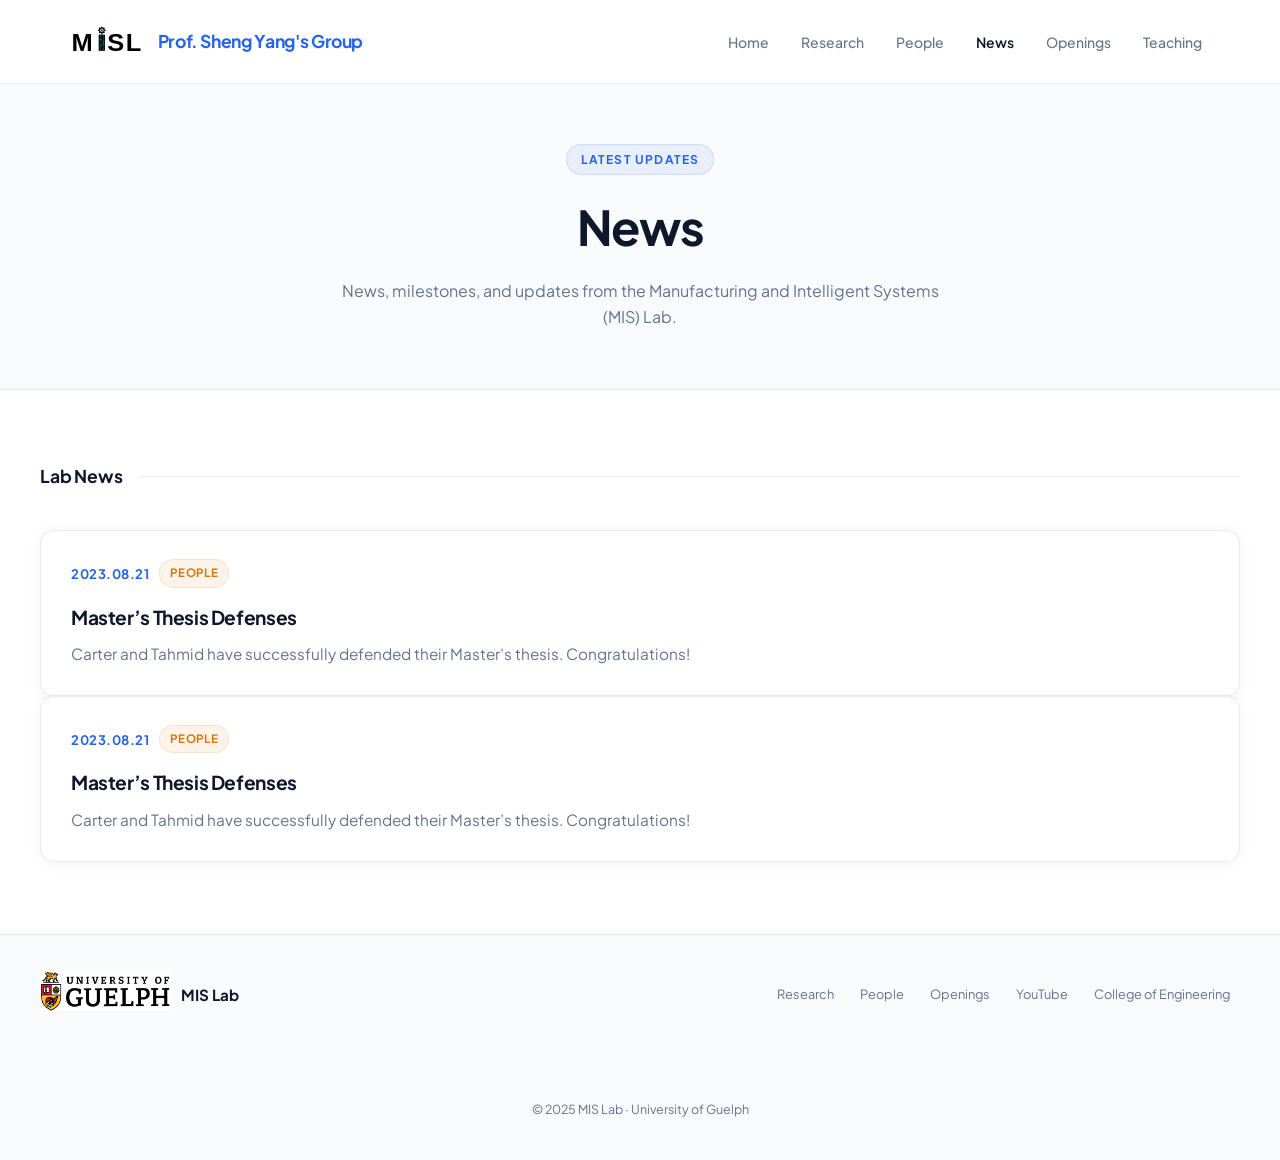
<file: news/index.html>
﻿<!doctype html>
<html lang="en">
  <head>
    <meta charset="UTF-8" />
    <meta name="viewport" content="width=device-width, initial-scale=1.0" />
    <link rel="icon" type="image/svg+xml" href="../MISL_black_transparent_simple_pcb_true_mirror_wordmark_only.svg" />
    <title>News | Manufacturing and Intelligent Systems (MIS) Lab</title>
    <meta
      name="description"
      content="News and updates from the Manufacturing and Intelligent Systems (MIS) Lab, University of Guelph."
    />

    <link rel="preconnect" href="https://fonts.googleapis.com" />
    <link rel="preconnect" href="https://fonts.gstatic.com" crossorigin />
    <link
      href="https://fonts.googleapis.com/css2?family=Plus+Jakarta+Sans:wght@300;400;500;600;700&display=swap"
      rel="stylesheet"
    />

    <link rel="stylesheet" href="../css/styles.css" />

    <style>
      :root {
        --color-bg: #ffffff;
        --color-surface: #f8fafc;
        --color-surface-2: #f1f5f9;
        --color-border: rgba(0, 0, 0, 0.08);
        --color-text: #0f172a;
        --color-muted: #64748b;
        --color-accent: #2563eb;
        --color-accent-2: #0891b2;
        --color-gold: #d97706;
        --radius: 14px;
        --radius-sm: 8px;
        --font: "Plus Jakarta Sans", sans-serif;
        --transition: 0.25s ease;
        --nav-h: 84px;
      }

      *,
      *::before,
      *::after {
        box-sizing: border-box;
        margin: 0;
        padding: 0;
      }

      html {
        scroll-behavior: smooth;
      }

      body {
        font-family: var(--font);
        background: var(--color-bg);
        color: var(--color-text);
        line-height: 1.6;
        overflow-x: hidden;
      }

      a {
        color: inherit;
        text-decoration: none;
      }

      img {
        max-width: 100%;
        display: block;
      }

      /* NAV */
      .nav {
        position: fixed;
        top: 0;
        left: 0;
        right: 0;
        z-index: 100;
        height: var(--nav-h);
        background: rgba(255, 255, 255, 0.92);
        backdrop-filter: blur(16px);
        border-bottom: 1px solid var(--color-border);
      }

      .nav__container {
        max-width: 1200px;
        margin: 0 auto;
        padding: 0 24px;
        height: 100%;
        display: flex;
        align-items: center;
        justify-content: space-between;
      }

      .nav__logo {
        display: flex;
        align-items: center;
        gap: 10px;
        font-weight: 700;
        font-size: 1.1rem;
        letter-spacing: -0.02em;
        color: var(--color-text);
        line-height: 1;
      }
      .nav__logo span { line-height: 1; align-self: center; }

      .nav__logo-icon {
        width: 34px;
        height: 34px;
        background: linear-gradient(135deg, var(--color-accent), var(--color-accent-2));
        border-radius: 8px;
        display: flex;
        align-items: center;
        justify-content: center;
      }

      .nav__logo-icon svg {
        width: 18px;
        height: 18px;
      }
      .nav__logo-img { height: 36px; width: auto; object-fit: contain; flex-shrink: 0; align-self: center; display: block; position: relative; top: -4px; }

      .nav__links {
        display: flex;
        align-items: center;
        gap: 4px;
        list-style: none;
      }

      .nav__link {
        padding: 7px 14px;
        border-radius: var(--radius-sm);
        font-size: 0.875rem;
        font-weight: 500;
        color: var(--color-muted);
        transition: color var(--transition), background var(--transition);
      }

      .nav__link:hover {
        color: var(--color-text);
        background: rgba(0, 0, 0, 0.05);
      }

      .nav__link--active {
        color: var(--color-text);
        font-weight: 600;
      }

      .nav__link--cta {
        background: var(--color-accent);
        color: #fff;
        padding: 7px 16px;
      }

      .nav__link--cta:hover {
        background: #1d4ed8;
        color: #fff;
      }

      /* PAGE HEADER */
      .page-header {
        padding-top: calc(var(--nav-h) + 60px);
        padding-bottom: 60px;
        padding-left: 24px;
        padding-right: 24px;
        background: var(--color-surface);
        border-bottom: 1px solid var(--color-border);
        text-align: center;
      }

      .page-header__label {
        display: inline-block;
        font-size: 0.75rem;
        font-weight: 700;
        letter-spacing: 0.1em;
        text-transform: uppercase;
        color: var(--color-accent);
        background: rgba(37, 99, 235, 0.07);
        border: 1px solid rgba(37, 99, 235, 0.15);
        padding: 5px 14px;
        border-radius: 100px;
        margin-bottom: 14px;
      }

      .page-header__title {
        font-size: clamp(2rem, 4vw, 3rem);
        font-weight: 700;
        letter-spacing: -0.03em;
        margin-bottom: 12px;
      }

      .page-header__desc {
        font-size: 1rem;
        color: var(--color-muted);
        max-width: 620px;
        margin: 0 auto;
      }

      /* SECTIONS */
      .news-section {
        padding: 72px 24px;
      }

      .section-inner {
        max-width: 1200px;
        margin: 0 auto;
      }

      .section-divider {
        display: flex;
        align-items: center;
        gap: 16px;
        margin-bottom: 40px;
      }

      .section-divider__title {
        font-size: 1.1rem;
        font-weight: 700;
        letter-spacing: -0.01em;
        white-space: nowrap;
        color: var(--color-text);
      }

      .section-divider__line {
        flex: 1;
        height: 1px;
        background: var(--color-border);
      }

      .section-divider__count {
        font-size: 0.78rem;
        font-weight: 600;
        color: var(--color-muted);
        background: var(--color-surface-2);
        border: 1px solid var(--color-border);
        padding: 3px 10px;
        border-radius: 100px;
        white-space: nowrap;
      }

      /* NEWS LIST */
      .news-list {
        display: grid;
        gap: 22px;
      }

      .news-card {
        background: #ffffff;
        border: 1px solid var(--color-border);
        border-radius: var(--radius);
        padding: 28px 30px;
        box-shadow: 0 2px 16px rgba(0, 0, 0, 0.05);
        transition: transform var(--transition), box-shadow var(--transition), border-color var(--transition);
      }

      .news-card:hover {
        transform: translateY(-4px);
        box-shadow: 0 12px 34px rgba(37, 99, 235, 0.08);
        border-color: rgba(37, 99, 235, 0.18);
      }

      .news-card__meta {
        display: flex;
        align-items: center;
        gap: 10px;
        flex-wrap: wrap;
        margin-bottom: 14px;
      }

      .news-card__date {
        font-size: 0.82rem;
        font-weight: 700;
        letter-spacing: 0.04em;
        color: var(--color-accent);
        text-transform: uppercase;
      }

      .news-card__tag {
        display: inline-flex;
        align-items: center;
        font-size: 0.72rem;
        font-weight: 700;
        letter-spacing: 0.06em;
        text-transform: uppercase;
        color: var(--color-gold);
        background: rgba(217, 119, 6, 0.08);
        border: 1px solid rgba(217, 119, 6, 0.14);
        padding: 4px 10px;
        border-radius: 999px;
      }

      .news-card__title {
        font-size: 1.2rem;
        font-weight: 700;
        letter-spacing: -0.02em;
        color: var(--color-text);
        margin-bottom: 10px;
      }

      .news-card__text {
        font-size: 0.96rem;
        color: var(--color-muted);
        max-width: 900px;
      }

      /* FOOTER */
      .footer {
        background: var(--color-surface);
        border-top: 1px solid var(--color-border);
        padding: 40px 24px;
      }

      .footer__content {
        max-width: 1200px;
        margin: 0 auto;
        display: flex;
        align-items: center;
        justify-content: space-between;
        flex-wrap: wrap;
        gap: 20px;
      }

      .footer__logo {
        display: flex;
        align-items: center;
        gap: 10px;
        font-weight: 700;
        font-size: 0.95rem;
        color: var(--color-text);
      }

      .footer__links {
        display: flex;
        gap: 6px;
        flex-wrap: wrap;
      }

      .footer__link {
        font-size: 0.8rem;
        color: var(--color-muted);
        padding: 5px 10px;
        border-radius: 6px;
        transition: all var(--transition);
      }

      .footer__link:hover {
        color: var(--color-text);
        background: rgba(0, 0, 0, 0.05);
      }

      .footer__copy {
        font-size: 0.78rem;
        color: var(--color-muted);
      }

      /* FADE IN */
      .fade-in {
        opacity: 0;
        transform: translateY(20px);
        transition: opacity 0.55s ease, transform 0.55s ease;
      }

      .fade-in.visible {
        opacity: 1;
        transform: translateY(0);
      }

      /* HAMBURGER */
      .nav__toggle {
        display: none; flex-direction: column; justify-content: center; gap: 5px;
        background: none; border: none; cursor: pointer;
        padding: 8px; border-radius: 8px;
        transition: background 0.25s ease;
      }
      .nav__toggle:hover { background: rgba(0,0,0,0.05); }
      .nav__toggle span {
        display: block; width: 22px; height: 2px;
        background: #0f172a; border-radius: 2px;
        transition: all 0.3s ease; transform-origin: center;
      }
      .nav__toggle.open span:nth-child(1) { transform: translateY(7px) rotate(45deg); }
      .nav__toggle.open span:nth-child(2) { opacity: 0; transform: scaleX(0); }
      .nav__toggle.open span:nth-child(3) { transform: translateY(-7px) rotate(-45deg); }

      /* RESPONSIVE */
      @media (max-width: 768px) {
        .footer__content { flex-direction: column; align-items: flex-start; }
        .news-card { padding: 22px 20px; }
        .nav__toggle { display: flex; }
        .nav__links {
          display: none; flex-direction: column; gap: 2px;
          position: absolute; top: 70px; left: 0; right: 0;
          background: rgba(255,255,255,0.97);
          backdrop-filter: blur(16px);
          border-bottom: 1px solid rgba(0,0,0,0.08);
          padding: 12px 16px 16px;
          box-shadow: 0 8px 24px rgba(0,0,0,0.08);
        }
        .nav__links.open { display: flex; }
        .nav__link { padding: 11px 16px; font-size: 0.95rem; width: 100%; }
        .nav__link--cta { background: none; color: var(--color-accent); font-weight: 700; padding: 11px 16px; }
      }
    </style>
  </head>

  <body>
    <!-- NAV -->
    <nav class="nav">
      <div class="nav__container">
        <a href="../" class="nav__logo">
          <img src="../MISL_black_transparent_simple_pcb_true_mirror_wordmark_only.svg" class="nav__logo-img" alt="MIS Lab logo" />
          <span style="color: var(--color-accent);">Prof. Sheng Yang's Group</span>
        </a>

        <button class="nav__toggle" aria-label="Toggle navigation" aria-expanded="false">
          <span></span><span></span><span></span>
        </button>
        <ul class="nav__links">
          <li><a href="../" class="nav__link">Home</a></li>
          <li><a href="../research/" class="nav__link">Research</a></li>
          <li><a href="../people/" class="nav__link">People</a></li>

          <li><a href="../news/" class="nav__link nav__link--active">News</a></li>
          <li><a href="../opening/" class="nav__link">Openings</a></li>
          <li><a href="../teaching/" class="nav__link">Teaching</a></li>
        </ul>
      </div>
    </nav>

    <!-- PAGE HEADER -->
    <div class="page-header">
      <div class="page-header__label">Latest Updates</div>
      <h1 class="page-header__title">News</h1>
      <p class="page-header__desc">
        News, milestones, and updates from the Manufacturing and Intelligent Systems (MIS) Lab.
      </p>
    </div>

    <!-- NEWS SECTION -->
    <section class="news-section">
      <div class="section-inner">
        <div class="section-divider fade-in">
          <span class="section-divider__title">Lab News</span>
          <div class="section-divider__line"></div>
        </div>

        <div class="news-list">
          <!-- NEWS ITEM: copy this whole article block to add more -->
          <article class="news-card fade-in">
            <div class="news-card__meta">
              <span class="news-card__date">2023.08.21</span>
              <span class="news-card__tag">People</span>
            </div>
            <h2 class="news-card__title">Master’s Thesis Defenses</h2>
            <p class="news-card__text">
              Carter and Tahmid have successfully defended their Master’s thesis. Congratulations!
            </p>
          </article>
        </div>
        <div class="news-list">
          <!-- NEWS ITEM: copy this whole article block to add more -->
          <article class="news-card fade-in">
            <div class="news-card__meta">
              <span class="news-card__date">2023.08.21</span>
              <span class="news-card__tag">People</span>
            </div>
            <h2 class="news-card__title">Master’s Thesis Defenses</h2>
            <p class="news-card__text">
              Carter and Tahmid have successfully defended their Master’s thesis. Congratulations!
            </p>
          </article>
        </div>
      </div>
    </section>

    <!-- FOOTER -->
    <footer class="footer">
      <div class="footer__content">
        <a href="../" class="footer__logo">
          <img src="../images/sponsors/Guelph_icon.jpg" class="nav__logo-img" alt="University of Guelph logo" style="height:40px;" />
          MIS Lab
        </a>

        <div class="footer__links">
          <a href="../research/" class="footer__link">Research</a>
          <a href="../people/" class="footer__link">People</a>

          <a href="../opening/" class="footer__link">Openings</a>
          <a
            href="https://www.youtube.com/channel/UCh6oN-DiD9h4lSHXrCd7Ccg"
            target="_blank"
            class="footer__link"
            >YouTube</a
          >
          <a href="https://www.uoguelph.ca/engineering/" target="_blank" class="footer__link"
            >College of Engineering</a
          >
        </div>

        <div class="footer__copy">
          © 2025 MIS Lab · University of Guelph
        </div>
      </div>
    </footer>

    <script>
      const observer = new IntersectionObserver(
        (entries) => {
          entries.forEach((el, i) => {
            if (el.isIntersecting) {
              setTimeout(() => el.target.classList.add("visible"), i * 60);
            }
          });
        },
        { threshold: 0.08 }
      );

      document.querySelectorAll(".fade-in").forEach((el) => observer.observe(el));

      const toggle = document.querySelector('.nav__toggle');
      const navLinks = document.querySelector('.nav__links');
      toggle.addEventListener('click', () => {
        const open = navLinks.classList.toggle('open');
        toggle.classList.toggle('open', open);
        toggle.setAttribute('aria-expanded', open);
      });
      navLinks.querySelectorAll('.nav__link').forEach(link => {
        link.addEventListener('click', () => {
          navLinks.classList.remove('open');
          toggle.classList.remove('open');
          toggle.setAttribute('aria-expanded', 'false');
        });
      });
      document.addEventListener('click', (e) => {
        if (!e.target.closest('.nav')) {
          navLinks.classList.remove('open');
          toggle.classList.remove('open');
          toggle.setAttribute('aria-expanded', 'false');
        }
      });
    </script>
  </body>
</html>
</file>
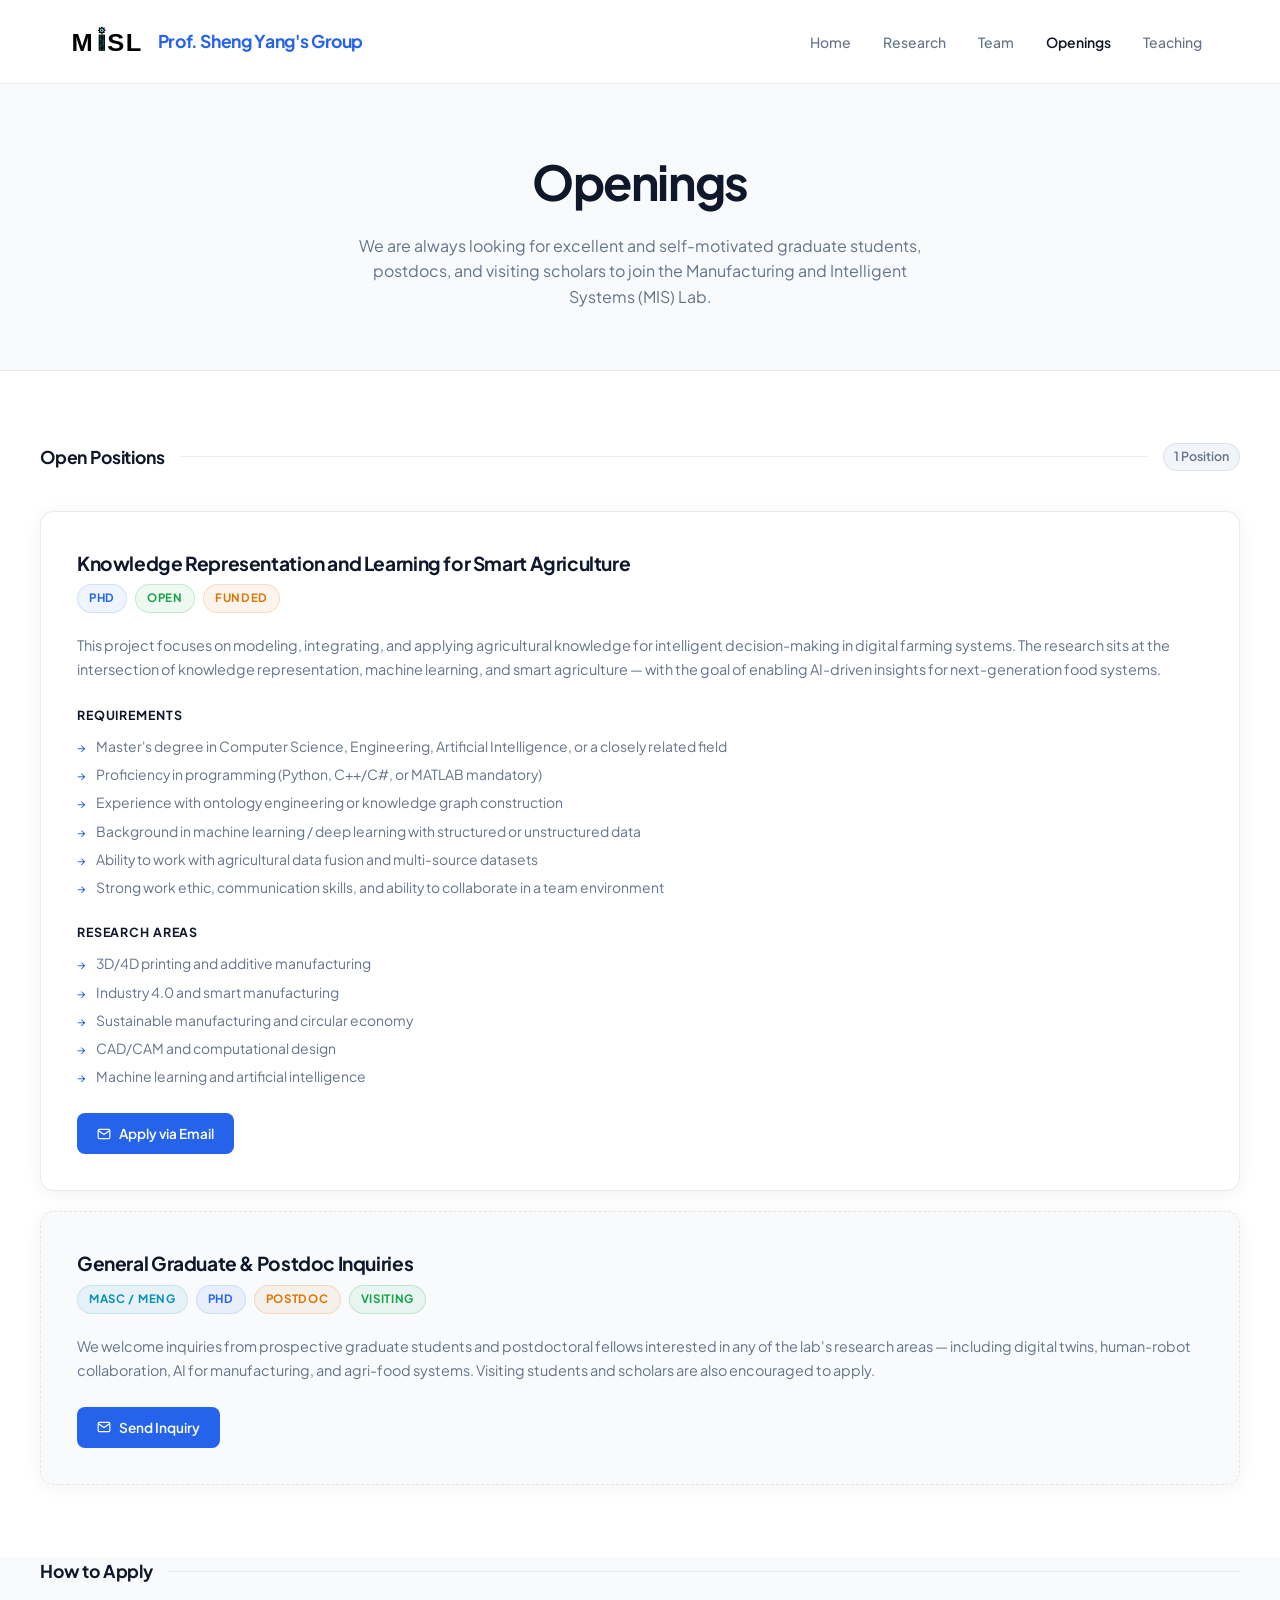
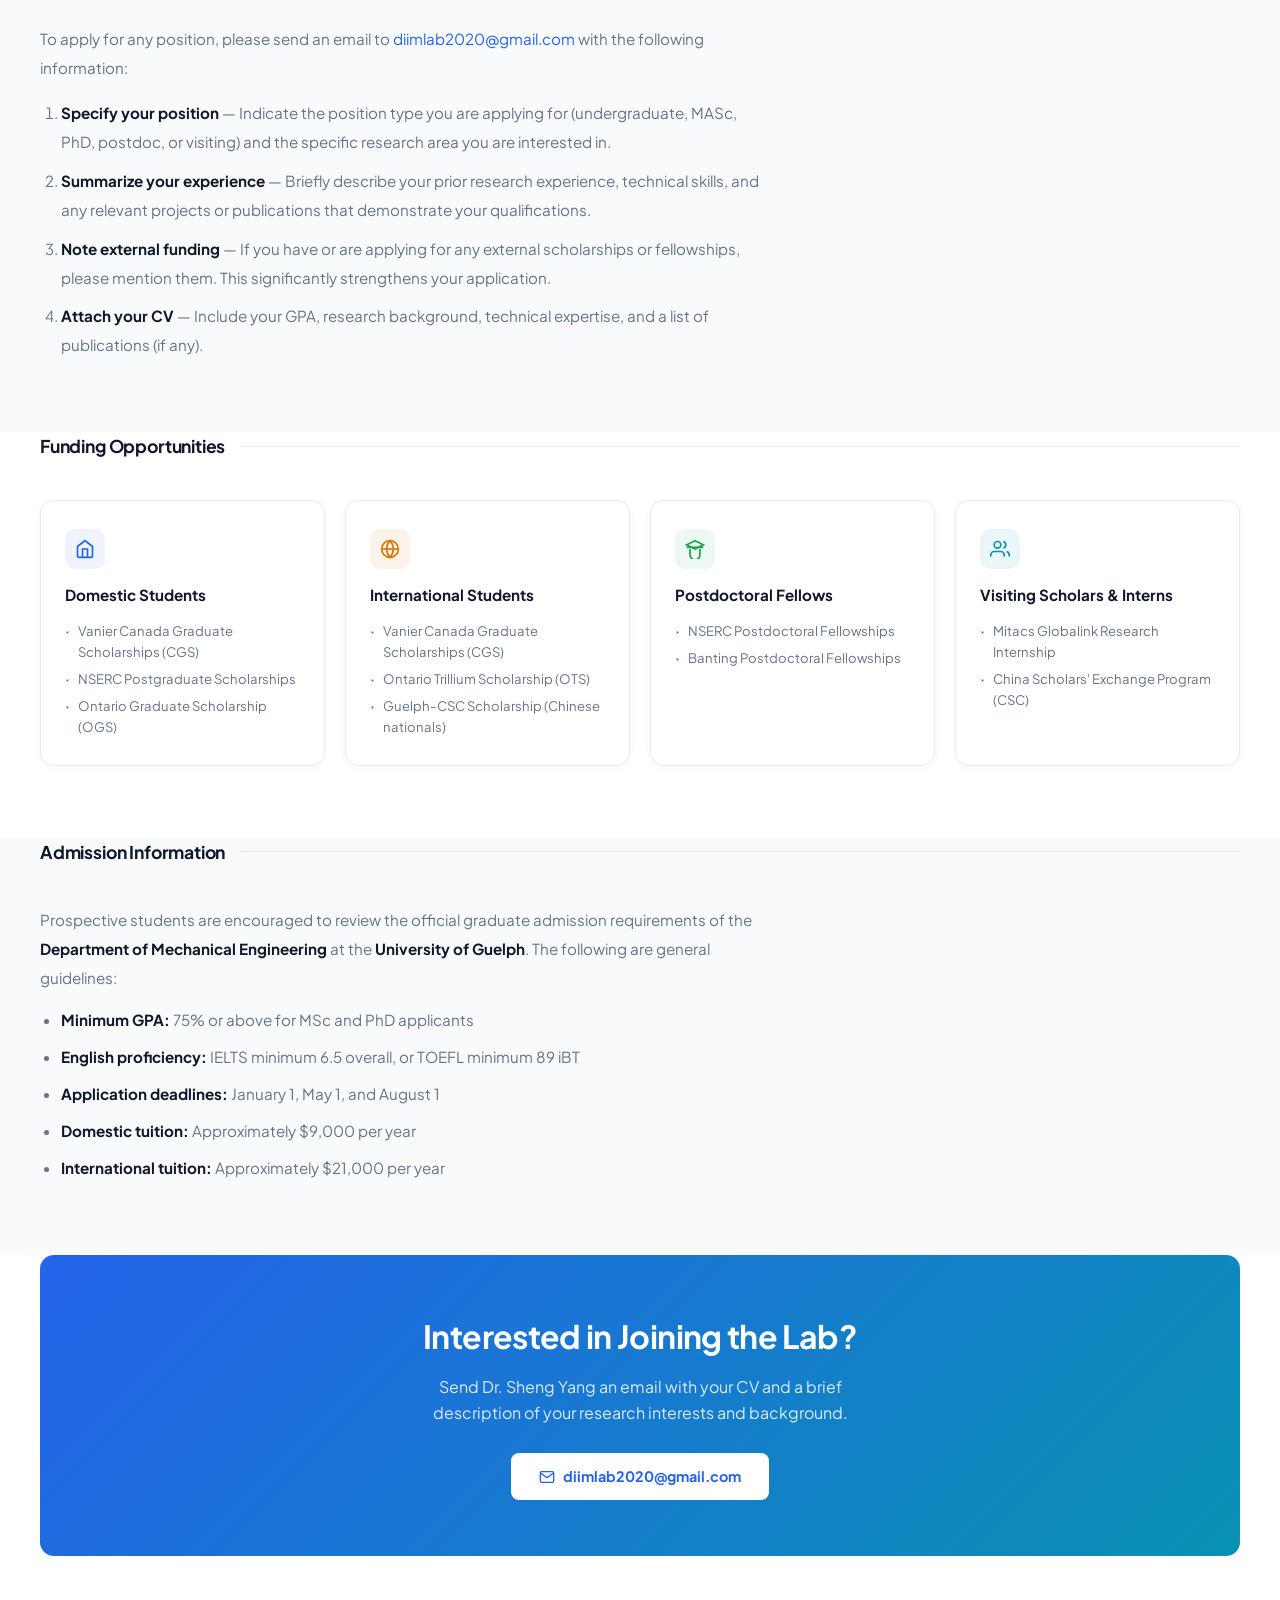
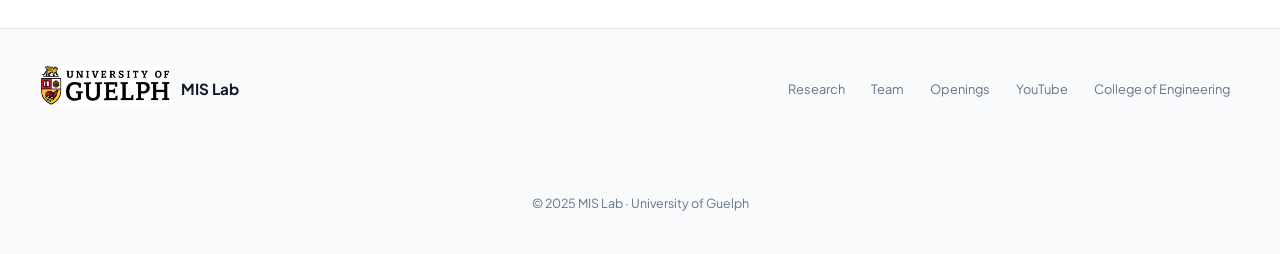
<file: opening/index.html>
<!doctype html>
<html lang="en">
  <head>
    <meta charset="UTF-8" />
    <meta name="viewport" content="width=device-width, initial-scale=1.0" />
    <link rel="icon" type="image/svg+xml" href="../MISL_black_transparent_simple_pcb_true_mirror_wordmark_only.svg" />
    <title>Openings | Manufacturing and Intelligent Systems (MIS) Lab</title>
    <meta name="description" content="Open positions and opportunities at the Manufacturing and Intelligent Systems (MIS) Lab, University of Guelph." />

    <link rel="preconnect" href="https://fonts.googleapis.com" />
    <link rel="preconnect" href="https://fonts.gstatic.com" crossorigin />
    <link href="https://fonts.googleapis.com/css2?family=Plus+Jakarta+Sans:wght@300;400;500;600;700&display=swap" rel="stylesheet" />

    <link rel="stylesheet" href="../css/styles.css" />

    <style>
      /* ─── Variables ──────────────────────────────────────────── */
      :root {
        --color-bg: #ffffff;
        --color-surface: #f8fafc;
        --color-surface-2: #f1f5f9;
        --color-border: rgba(0,0,0,0.08);
        --color-text: #0f172a;
        --color-muted: #64748b;
        --color-accent: #2563eb;
        --color-accent-2: #0891b2;
        --color-gold: #d97706;
        --color-green: #16a34a;
        --radius: 14px;
        --radius-sm: 8px;
        --font: 'Plus Jakarta Sans', sans-serif;
        --transition: 0.25s ease;
        --nav-h: 84px;
      }

      *, *::before, *::after { box-sizing: border-box; margin: 0; padding: 0; }
      html { scroll-behavior: smooth; }
      body { font-family: var(--font); background: var(--color-bg); color: var(--color-text); line-height: 1.6; overflow-x: hidden; }
      a { color: inherit; text-decoration: none; }
      img { max-width: 100%; display: block; }

      /* ─── NAV ────────────────────────────────────────────────── */
      .nav {
        position: fixed; top: 0; left: 0; right: 0; z-index: 100;
        height: var(--nav-h);
        background: rgba(255,255,255,0.92);
        backdrop-filter: blur(16px);
        border-bottom: 1px solid var(--color-border);
      }
      .nav__container {
        max-width: 1200px; margin: 0 auto; padding: 0 24px;
        height: 100%; display: flex; align-items: center; justify-content: space-between;
      }
      .nav__logo {
        display: flex; align-items: center; gap: 10px;
        font-weight: 700; font-size: 1.1rem; letter-spacing: -0.02em; color: var(--color-text); line-height: 1;
      }
      .nav__logo span { line-height: 1; align-self: center; }
      .nav__logo-icon {
        width: 34px; height: 34px;
        background: linear-gradient(135deg, var(--color-accent), var(--color-accent-2));
        border-radius: 8px; display: flex; align-items: center; justify-content: center;
      }
      .nav__logo-icon svg { width: 18px; height: 18px; }
      .nav__logo-img { height: 36px; width: auto; object-fit: contain; flex-shrink: 0; align-self: center; display: block; position: relative; top: -4px; }
      .nav__links { display: flex; align-items: center; gap: 4px; list-style: none; }
      .nav__link {
        padding: 7px 14px; border-radius: var(--radius-sm);
        font-size: 0.875rem; font-weight: 500; color: var(--color-muted);
        transition: color var(--transition), background var(--transition);
      }
      .nav__link:hover { color: var(--color-text); background: rgba(0,0,0,0.05); }
      .nav__link--active { color: var(--color-text); font-weight: 600; }
      .nav__link--cta {
        background: var(--color-accent); color: #fff; padding: 7px 16px;
      }
      .nav__link--cta:hover { background: #1d4ed8; color: #fff; }

      /* ─── PAGE HEADER ────────────────────────────────────────── */
      .page-header {
        padding-top: calc(var(--nav-h) + 60px);
        padding-bottom: 60px;
        padding-left: 24px; padding-right: 24px;
        background: var(--color-surface);
        border-bottom: 1px solid var(--color-border);
        text-align: center;
      }
      .page-header__label {
        display: inline-block;
        font-size: 0.75rem; font-weight: 700; letter-spacing: 0.1em;
        text-transform: uppercase; color: var(--color-accent);
        background: rgba(37,99,235,0.07); border: 1px solid rgba(37,99,235,0.15);
        padding: 5px 14px; border-radius: 100px; margin-bottom: 14px;
      }
      .page-header__title {
        font-size: clamp(2rem, 4vw, 3rem);
        font-weight: 700; letter-spacing: -0.03em; margin-bottom: 12px;
      }
      .page-header__desc { font-size: 1rem; color: var(--color-muted); max-width: 580px; margin: 0 auto; }

      /* ─── SECTIONS ───────────────────────────────────────────── */
      .opening-section { padding: 72px 24px; }
      .opening-section + .opening-section { padding-top: 0; }
      .opening-section--alt { background: var(--color-surface); }
      .section-inner { max-width: 1200px; margin: 0 auto; }

      .section-divider {
        display: flex; align-items: center; gap: 16px;
        margin-bottom: 40px;
      }
      .section-divider__title {
        font-size: 1.1rem; font-weight: 700; letter-spacing: -0.01em;
        white-space: nowrap; color: var(--color-text);
      }
      .section-divider__line { flex: 1; height: 1px; background: var(--color-border); }
      .section-divider__count {
        font-size: 0.78rem; font-weight: 600; color: var(--color-muted);
        background: var(--color-surface-2); border: 1px solid var(--color-border);
        padding: 3px 10px; border-radius: 100px; white-space: nowrap;
      }

      /* ─── POSITION CARD ──────────────────────────────────────── */
      .position-card {
        background: #ffffff;
        border: 1px solid var(--color-border);
        border-radius: var(--radius);
        padding: 36px;
        box-shadow: 0 2px 16px rgba(0,0,0,0.06);
        transition: box-shadow var(--transition), border-color var(--transition);
        margin-bottom: 20px;
      }
      .position-card:last-child { margin-bottom: 0; }
      .position-card:hover { box-shadow: 0 8px 40px rgba(37,99,235,0.1); border-color: rgba(37,99,235,0.2); }

      .position-card__header {
        display: flex; align-items: flex-start; justify-content: space-between;
        gap: 20px; margin-bottom: 20px; flex-wrap: wrap;
      }
      .position-card__title { font-size: 1.2rem; font-weight: 700; letter-spacing: -0.02em; margin-bottom: 6px; }
      .position-card__meta { display: flex; gap: 8px; flex-wrap: wrap; }
      .position-card__tag {
        display: inline-flex; align-items: center;
        font-size: 0.72rem; font-weight: 700; text-transform: uppercase; letter-spacing: 0.06em;
        padding: 4px 11px; border-radius: 100px;
      }
      .position-card__tag--phd {
        color: var(--color-accent);
        background: rgba(37,99,235,0.07); border: 1px solid rgba(37,99,235,0.15);
      }
      .position-card__tag--msc {
        color: var(--color-accent-2);
        background: rgba(8,145,178,0.07); border: 1px solid rgba(8,145,178,0.15);
      }
      .position-card__tag--postdoc {
        color: var(--color-gold);
        background: rgba(217,119,6,0.07); border: 1px solid rgba(217,119,6,0.2);
      }
      .position-card__tag--visiting {
        color: var(--color-green);
        background: rgba(22,163,74,0.07); border: 1px solid rgba(22,163,74,0.2);
      }
      .position-card__tag--open {
        color: var(--color-green);
        background: rgba(22,163,74,0.07); border: 1px solid rgba(22,163,74,0.2);
      }
      .position-card__tag--funded {
        color: var(--color-gold);
        background: rgba(217,119,6,0.07); border: 1px solid rgba(217,119,6,0.2);
      }

      .position-card__desc { font-size: 0.9rem; color: var(--color-muted); line-height: 1.7; margin-bottom: 24px; }

      .position-card__section-title {
        font-size: 0.78rem; font-weight: 700; text-transform: uppercase;
        letter-spacing: 0.07em; color: var(--color-text); margin-bottom: 10px;
      }
      .position-card__list {
        list-style: none; display: flex; flex-direction: column; gap: 6px; margin-bottom: 24px;
      }
      .position-card__list li {
        font-size: 0.87rem; color: var(--color-muted);
        display: flex; align-items: baseline; gap: 10px;
      }
      .position-card__list li::before {
        content: '→'; color: var(--color-accent); font-size: 0.75rem; flex-shrink: 0;
      }

      .position-card__apply {
        display: inline-flex; align-items: center; gap: 8px;
        font-size: 0.85rem; font-weight: 600;
        background: var(--color-accent); color: #fff;
        padding: 10px 20px; border-radius: var(--radius-sm);
        transition: background var(--transition);
      }
      .position-card__apply:hover { background: #1d4ed8; }
      .position-card__apply svg { width: 14px; height: 14px; }

      /* ─── HOW TO APPLY ───────────────────────────────────────── */
      .apply-grid {
        display: grid;
        grid-template-columns: repeat(auto-fill, minmax(260px, 1fr));
        gap: 20px;
      }
      .apply-step {
        background: #ffffff;
        border: 1px solid var(--color-border);
        border-radius: var(--radius);
        padding: 28px 24px;
        box-shadow: 0 1px 8px rgba(0,0,0,0.04);
        transition: all var(--transition);
      }
      .apply-step:hover { transform: translateY(-3px); box-shadow: 0 8px 28px rgba(37,99,235,0.09); border-color: rgba(37,99,235,0.2); }
      .apply-step__num {
        width: 36px; height: 36px; border-radius: 50%;
        background: linear-gradient(135deg, var(--color-accent), var(--color-accent-2));
        color: #fff; font-size: 0.85rem; font-weight: 700;
        display: flex; align-items: center; justify-content: center;
        margin-bottom: 16px;
      }
      .apply-step__title { font-size: 0.95rem; font-weight: 700; margin-bottom: 8px; }
      .apply-step__desc { font-size: 0.83rem; color: var(--color-muted); line-height: 1.6; }

      /* ─── FUNDING GRID ───────────────────────────────────────── */
      .funding-grid {
        display: grid;
        grid-template-columns: repeat(auto-fill, minmax(280px, 1fr));
        gap: 20px;
      }
      .funding-card {
        background: #ffffff;
        border: 1px solid var(--color-border);
        border-radius: var(--radius);
        padding: 28px 24px;
        box-shadow: 0 1px 8px rgba(0,0,0,0.04);
        transition: all var(--transition);
      }
      .funding-card:hover { border-color: rgba(37,99,235,0.2); box-shadow: 0 6px 24px rgba(37,99,235,0.08); }
      .funding-card__icon {
        width: 40px; height: 40px; border-radius: 10px;
        display: flex; align-items: center; justify-content: center;
        margin-bottom: 14px;
      }
      .funding-card__icon--domestic { background: rgba(37,99,235,0.08); color: var(--color-accent); }
      .funding-card__icon--international { background: rgba(217,119,6,0.08); color: var(--color-gold); }
      .funding-card__icon--postdoc { background: rgba(22,163,74,0.08); color: var(--color-green); }
      .funding-card__icon--visiting { background: rgba(8,145,178,0.08); color: var(--color-accent-2); }
      .funding-card__icon svg { width: 20px; height: 20px; }
      .funding-card__title { font-size: 0.95rem; font-weight: 700; margin-bottom: 12px; }
      .funding-card__list { list-style: none; display: flex; flex-direction: column; gap: 6px; }
      .funding-card__list li {
        font-size: 0.82rem; color: var(--color-muted);
        display: flex; align-items: baseline; gap: 8px;
      }
      .funding-card__list li::before {
        content: '·'; color: var(--color-accent); font-weight: 700; flex-shrink: 0;
      }

      /* ─── ADMISSION INFO ─────────────────────────────────────── */
      .info-grid {
        display: grid;
        grid-template-columns: repeat(auto-fill, minmax(220px, 1fr));
        gap: 16px;
      }
      .info-item {
        background: #ffffff;
        border: 1px solid var(--color-border);
        border-radius: var(--radius-sm);
        padding: 20px 22px;
        transition: all var(--transition);
      }
      .info-item:hover { border-color: rgba(37,99,235,0.2); background: rgba(37,99,235,0.02); }
      .info-item__label {
        font-size: 0.72rem; font-weight: 700; text-transform: uppercase;
        letter-spacing: 0.07em; color: var(--color-muted); margin-bottom: 6px;
      }
      .info-item__value { font-size: 0.92rem; font-weight: 600; color: var(--color-text); }

      /* ─── CONTACT CTA ────────────────────────────────────────── */
      .contact-cta {
        background: linear-gradient(135deg, var(--color-accent) 0%, var(--color-accent-2) 100%);
        border-radius: var(--radius);
        padding: 56px 48px;
        text-align: center;
        color: #fff;
      }
      .contact-cta__title { font-size: clamp(1.4rem, 3vw, 2rem); font-weight: 700; letter-spacing: -0.02em; margin-bottom: 12px; }
      .contact-cta__desc { font-size: 1rem; opacity: 0.85; max-width: 480px; margin: 0 auto 28px; line-height: 1.6; }
      .contact-cta__btn {
        display: inline-flex; align-items: center; gap: 8px;
        background: #fff; color: var(--color-accent);
        font-size: 0.9rem; font-weight: 700;
        padding: 12px 28px; border-radius: var(--radius-sm);
        transition: all var(--transition);
      }
      .contact-cta__btn:hover { background: rgba(255,255,255,0.9); transform: translateY(-1px); }
      .contact-cta__btn svg { width: 16px; height: 16px; }

      /* ─── FOOTER ─────────────────────────────────────────────── */
      .footer {
        background: var(--color-surface);
        border-top: 1px solid var(--color-border);
        padding: 40px 24px;
      }
      .footer__content {
        max-width: 1200px; margin: 0 auto;
        display: flex; align-items: center; justify-content: space-between; flex-wrap: wrap; gap: 20px;
      }
      .footer__logo { display: flex; align-items: center; gap: 10px; font-weight: 700; font-size: 0.95rem; color: var(--color-text); }
      .footer__links { display: flex; gap: 6px; flex-wrap: wrap; }
      .footer__link {
        font-size: 0.8rem; color: var(--color-muted); padding: 5px 10px;
        border-radius: 6px; transition: all var(--transition);
      }
      .footer__link:hover { color: var(--color-text); background: rgba(0,0,0,0.05); }
      .footer__copy { font-size: 0.78rem; color: var(--color-muted); }

      /* ─── FADE IN ────────────────────────────────────────────── */
      .fade-in { opacity: 0; transform: translateY(20px); transition: opacity 0.55s ease, transform 0.55s ease; }
      .fade-in.visible { opacity: 1; transform: translateY(0); }

      /* ─── HAMBURGER ─────────────────────────────────────────── */
      .nav__toggle {
        display: none; flex-direction: column; justify-content: center; gap: 5px;
        background: none; border: none; cursor: pointer;
        padding: 8px; border-radius: var(--radius-sm);
        transition: background var(--transition);
      }
      .nav__toggle:hover { background: rgba(0,0,0,0.05); }
      .nav__toggle span {
        display: block; width: 22px; height: 2px;
        background: var(--color-text); border-radius: 2px;
        transition: all 0.3s ease; transform-origin: center;
      }
      .nav__toggle.open span:nth-child(1) { transform: translateY(7px) rotate(45deg); }
      .nav__toggle.open span:nth-child(2) { opacity: 0; transform: scaleX(0); }
      .nav__toggle.open span:nth-child(3) { transform: translateY(-7px) rotate(-45deg); }

      /* ─── RESPONSIVE ─────────────────────────────────────────── */
      @media (max-width: 768px) {
        .position-card__header { flex-direction: column; }
        .contact-cta { padding: 40px 24px; }
        .footer__content { flex-direction: column; align-items: flex-start; }
        .nav__toggle { display: flex; }
        .nav__links {
          display: none; flex-direction: column; gap: 2px;
          position: absolute; top: var(--nav-h); left: 0; right: 0;
          background: rgba(255,255,255,0.97);
          backdrop-filter: blur(16px);
          border-bottom: 1px solid var(--color-border);
          padding: 12px 16px 16px;
          box-shadow: 0 8px 24px rgba(0,0,0,0.08);
        }
        .nav__links.open { display: flex; }
        .nav__link { padding: 11px 16px; font-size: 0.95rem; width: 100%; }
        .nav__link--cta { background: none; color: var(--color-accent); font-weight: 700; padding: 11px 16px; }
      }
      @media (max-width: 480px) {
        .apply-grid, .funding-grid, .info-grid { grid-template-columns: 1fr; }
      }
    </style>
  </head>

  <body>

    <!-- ── NAV ──────────────────────────────────────────────────── -->
    <nav class="nav">
      <div class="nav__container">
        <a href="../" class="nav__logo">
          <img src="../MISL_black_transparent_simple_pcb_true_mirror_wordmark_only.svg" class="nav__logo-img" alt="MIS Lab logo" />
          <span style="color: var(--color-accent);">Prof. Sheng Yang's Group</span>
        </a>
        <button class="nav__toggle" aria-label="Toggle navigation" aria-expanded="false">
          <span></span><span></span><span></span>
        </button>
        <ul class="nav__links">
          <li><a href="../" class="nav__link">Home</a></li>
          <li><a href="../research/" class="nav__link">Research</a></li>
          <li><a href="../people/" class="nav__link">Team</a></li>

          <li><a href="../opening/" class="nav__link nav__link--active">Openings</a></li>
          <li><a href="../teaching/" class="nav__link">Teaching</a></li>
        </ul>
      </div>
    </nav>

    <!-- ── PAGE HEADER ───────────────────────────────────────────── -->
    <div class="page-header">
      <h1 class="page-header__title">Openings</h1>
      <p class="page-header__desc">We are always looking for excellent and self-motivated graduate students, postdocs, and visiting scholars to join the Manufacturing and Intelligent Systems (MIS) Lab.</p>
    </div>

    <!-- ═══════════════════════════════════════════════════════════
         OPEN POSITIONS
    ════════════════════════════════════════════════════════════ -->
    <section class="opening-section">
      <div class="section-inner">
        <div class="section-divider fade-in">
          <span class="section-divider__title">Open Positions</span>
          <div class="section-divider__line"></div>
          <span class="section-divider__count">1 Position</span>
        </div>

        <!-- Position 1 -->
        <div class="position-card fade-in">
          <div class="position-card__header">
            <div>
              <div class="position-card__title">Knowledge Representation and Learning for Smart Agriculture</div>
              <div class="position-card__meta">
                <span class="position-card__tag position-card__tag--phd">PhD</span>
                <span class="position-card__tag position-card__tag--open">Open</span>
                <span class="position-card__tag position-card__tag--funded">Funded</span>
              </div>
            </div>
          </div>

          <p class="position-card__desc">
            This project focuses on modeling, integrating, and applying agricultural knowledge for intelligent decision-making in digital farming systems. The research sits at the intersection of knowledge representation, machine learning, and smart agriculture — with the goal of enabling AI-driven insights for next-generation food systems.
          </p>

          <div class="position-card__section-title">Requirements</div>
          <ul class="position-card__list">
            <li>Master's degree in Computer Science, Engineering, Artificial Intelligence, or a closely related field</li>
            <li>Proficiency in programming (Python, C++/C#, or MATLAB mandatory)</li>
            <li>Experience with ontology engineering or knowledge graph construction</li>
            <li>Background in machine learning / deep learning with structured or unstructured data</li>
            <li>Ability to work with agricultural data fusion and multi-source datasets</li>
            <li>Strong work ethic, communication skills, and ability to collaborate in a team environment</li>
          </ul>

          <div class="position-card__section-title">Research Areas</div>
          <ul class="position-card__list">
            <li>3D/4D printing and additive manufacturing</li>
            <li>Industry 4.0 and smart manufacturing</li>
            <li>Sustainable manufacturing and circular economy</li>
            <li>CAD/CAM and computational design</li>
            <li>Machine learning and artificial intelligence</li>
          </ul>

          <a href="mailto:diimlab2020@gmail.com?subject=PhD Application – Knowledge Representation and Learning for Smart Agriculture" class="position-card__apply">
            <svg fill="none" stroke="currentColor" stroke-width="2" viewBox="0 0 24 24"><path d="M4 4h16c1.1 0 2 .9 2 2v12c0 1.1-.9 2-2 2H4c-1.1 0-2-.9-2-2V6c0-1.1.9-2 2-2z"/><polyline points="22,6 12,13 2,6"/></svg>
            Apply via Email
          </a>
        </div>

        <!-- General Openings Note -->
        <div class="position-card fade-in" style="border-style: dashed; background: var(--color-surface);">
          <div class="position-card__header">
            <div>
              <div class="position-card__title">General Graduate &amp; Postdoc Inquiries</div>
              <div class="position-card__meta">
                <span class="position-card__tag position-card__tag--msc">MASc / MEng</span>
                <span class="position-card__tag position-card__tag--phd">PhD</span>
                <span class="position-card__tag position-card__tag--postdoc">Postdoc</span>
                <span class="position-card__tag position-card__tag--visiting">Visiting</span>
              </div>
            </div>
          </div>
          <p class="position-card__desc">
            We welcome inquiries from prospective graduate students and postdoctoral fellows interested in any of the lab's research areas — including digital twins, human-robot collaboration, AI for manufacturing, and agri-food systems. Visiting students and scholars are also encouraged to apply.
          </p>
          <a href="mailto:diimlab2020@gmail.com?subject=Research Inquiry – Manufacturing and Intelligent Systems (MIS) Lab" class="position-card__apply">
            <svg fill="none" stroke="currentColor" stroke-width="2" viewBox="0 0 24 24"><path d="M4 4h16c1.1 0 2 .9 2 2v12c0 1.1-.9 2-2 2H4c-1.1 0-2-.9-2-2V6c0-1.1.9-2 2-2z"/><polyline points="22,6 12,13 2,6"/></svg>
            Send Inquiry
          </a>
        </div>
      </div>
    </section>

    <!-- ═══════════════════════════════════════════════════════════
         HOW TO APPLY
    ════════════════════════════════════════════════════════════ -->
    <section class="opening-section opening-section--alt">
      <div class="section-inner">
        <div class="section-divider fade-in">
          <span class="section-divider__title">How to Apply</span>
          <div class="section-divider__line"></div>
        </div>

        <div class="fade-in" style="max-width: 720px; font-size: 0.95rem; color: var(--color-muted); line-height: 1.9;">
          <p style="margin-bottom: 16px;">To apply for any position, please send an email to <a href="mailto:diimlab2020@gmail.com" style="color: var(--color-accent);">diimlab2020@gmail.com</a> with the following information:</p>
          <ol style="padding-left: 1.4em; display: flex; flex-direction: column; gap: 10px;">
            <li><strong style="color: var(--color-text);">Specify your position</strong> — Indicate the position type you are applying for (undergraduate, MASc, PhD, postdoc, or visiting) and the specific research area you are interested in.</li>
            <li><strong style="color: var(--color-text);">Summarize your experience</strong> — Briefly describe your prior research experience, technical skills, and any relevant projects or publications that demonstrate your qualifications.</li>
            <li><strong style="color: var(--color-text);">Note external funding</strong> — If you have or are applying for any external scholarships or fellowships, please mention them. This significantly strengthens your application.</li>
            <li><strong style="color: var(--color-text);">Attach your CV</strong> — Include your GPA, research background, technical expertise, and a list of publications (if any).</li>
          </ol>
        </div>
      </div>
    </section>

    <!-- ═══════════════════════════════════════════════════════════
         FUNDING OPPORTUNITIES
    ════════════════════════════════════════════════════════════ -->
    <section class="opening-section">
      <div class="section-inner">
        <div class="section-divider fade-in">
          <span class="section-divider__title">Funding Opportunities</span>
          <div class="section-divider__line"></div>
        </div>

        <div class="funding-grid">
          <div class="funding-card fade-in">
            <div class="funding-card__icon funding-card__icon--domestic">
              <svg fill="none" stroke="currentColor" stroke-width="2" viewBox="0 0 24 24"><path d="M3 9l9-7 9 7v11a2 2 0 0 1-2 2H5a2 2 0 0 1-2-2z"/><polyline points="9 22 9 12 15 12 15 22"/></svg>
            </div>
            <div class="funding-card__title">Domestic Students</div>
            <ul class="funding-card__list">
              <li>Vanier Canada Graduate Scholarships (CGS)</li>
              <li>NSERC Postgraduate Scholarships</li>
              <li>Ontario Graduate Scholarship (OGS)</li>
            </ul>
          </div>

          <div class="funding-card fade-in">
            <div class="funding-card__icon funding-card__icon--international">
              <svg fill="none" stroke="currentColor" stroke-width="2" viewBox="0 0 24 24"><circle cx="12" cy="12" r="10"/><line x1="2" y1="12" x2="22" y2="12"/><path d="M12 2a15.3 15.3 0 0 1 4 10 15.3 15.3 0 0 1-4 10 15.3 15.3 0 0 1-4-10 15.3 15.3 0 0 1 4-10z"/></svg>
            </div>
            <div class="funding-card__title">International Students</div>
            <ul class="funding-card__list">
              <li>Vanier Canada Graduate Scholarships (CGS)</li>
              <li>Ontario Trillium Scholarship (OTS)</li>
              <li>Guelph-CSC Scholarship (Chinese nationals)</li>
            </ul>
          </div>

          <div class="funding-card fade-in">
            <div class="funding-card__icon funding-card__icon--postdoc">
              <svg fill="none" stroke="currentColor" stroke-width="2" viewBox="0 0 24 24"><path d="M22 10H2"/><path d="M12 2L2 7l10 5 10-5-10-5z"/><path d="M6 12v7a6 6 0 0 0 12 0v-7"/></svg>
            </div>
            <div class="funding-card__title">Postdoctoral Fellows</div>
            <ul class="funding-card__list">
              <li>NSERC Postdoctoral Fellowships</li>
              <li>Banting Postdoctoral Fellowships</li>
            </ul>
          </div>

          <div class="funding-card fade-in">
            <div class="funding-card__icon funding-card__icon--visiting">
              <svg fill="none" stroke="currentColor" stroke-width="2" viewBox="0 0 24 24"><path d="M17 21v-2a4 4 0 0 0-4-4H5a4 4 0 0 0-4 4v2"/><circle cx="9" cy="7" r="4"/><path d="M23 21v-2a4 4 0 0 0-3-3.87"/><path d="M16 3.13a4 4 0 0 1 0 7.75"/></svg>
            </div>
            <div class="funding-card__title">Visiting Scholars &amp; Interns</div>
            <ul class="funding-card__list">
              <li>Mitacs Globalink Research Internship</li>
              <li>China Scholars' Exchange Program (CSC)</li>
            </ul>
          </div>
        </div>
      </div>
    </section>

    <!-- ═══════════════════════════════════════════════════════════
         ADMISSION INFO
    ════════════════════════════════════════════════════════════ -->
    <section class="opening-section opening-section--alt">
      <div class="section-inner">
        <div class="section-divider fade-in">
          <span class="section-divider__title">Admission Information</span>
          <div class="section-divider__line"></div>
        </div>

        <div class="fade-in" style="max-width: 720px; font-size: 0.95rem; color: var(--color-muted); line-height: 1.9;">
          <p>Prospective students are encouraged to review the official graduate admission requirements of the <strong style="color: var(--color-text);">Department of Mechanical Engineering</strong> at the <strong style="color: var(--color-text);">University of Guelph</strong>. The following are general guidelines:</p>
          <ul style="padding-left: 1.4em; margin-top: 14px; display: flex; flex-direction: column; gap: 8px;">
            <li><strong style="color: var(--color-text);">Minimum GPA:</strong> 75% or above for MSc and PhD applicants</li>
            <li><strong style="color: var(--color-text);">English proficiency:</strong> IELTS minimum 6.5 overall, or TOEFL minimum 89 iBT</li>
            <li><strong style="color: var(--color-text);">Application deadlines:</strong> January 1, May 1, and August 1</li>
            <li><strong style="color: var(--color-text);">Domestic tuition:</strong> Approximately $9,000 per year</li>
            <li><strong style="color: var(--color-text);">International tuition:</strong> Approximately $21,000 per year</li>
          </ul>
        </div>
      </div>
    </section>

    <!-- ═══════════════════════════════════════════════════════════
         CONTACT CTA
    ════════════════════════════════════════════════════════════ -->
    <section class="opening-section">
      <div class="section-inner">
        <div class="contact-cta fade-in">
          <div class="contact-cta__title">Interested in Joining the Lab?</div>
          <p class="contact-cta__desc">Send Dr. Sheng Yang an email with your CV and a brief description of your research interests and background.</p>
          <a href="mailto:diimlab2020@gmail.com?subject=Research Inquiry – Manufacturing and Intelligent Systems (MIS) Lab" class="contact-cta__btn">
            <svg fill="none" stroke="currentColor" stroke-width="2" viewBox="0 0 24 24"><path d="M4 4h16c1.1 0 2 .9 2 2v12c0 1.1-.9 2-2 2H4c-1.1 0-2-.9-2-2V6c0-1.1.9-2 2-2z"/><polyline points="22,6 12,13 2,6"/></svg>
            diimlab2020@gmail.com
          </a>
        </div>
      </div>
    </section>

    <!-- ── FOOTER ────────────────────────────────────────────────── -->
    <footer class="footer">
      <div class="footer__content">
        <a href="../" class="footer__logo">
          <img src="../images/sponsors/Guelph_icon.jpg" class="nav__logo-img" alt="University of Guelph logo" style="height:40px;" />
          MIS Lab
        </a>
        <div class="footer__links">
          <a href="../research/" class="footer__link">Research</a>
          <a href="../people/" class="footer__link">Team</a>

          <a href="../opening/" class="footer__link">Openings</a>
          <a href="https://www.youtube.com/channel/UCh6oN-DiD9h4lSHXrCd7Ccg" target="_blank" class="footer__link">YouTube</a>
          <a href="https://www.uoguelph.ca/engineering/" target="_blank" class="footer__link">College of Engineering</a>
        </div>
        <div class="footer__copy">© 2025 MIS Lab · University of Guelph</div>
      </div>
    </footer>

    <script>
      const observer = new IntersectionObserver((entries) => {
        entries.forEach((el, i) => {
          if (el.isIntersecting) {
            setTimeout(() => el.target.classList.add('visible'), i * 60);
          }
        });
      }, { threshold: 0.08 });
      document.querySelectorAll('.fade-in').forEach(el => observer.observe(el));

      const toggle = document.querySelector('.nav__toggle');
      const navLinks = document.querySelector('.nav__links');
      toggle.addEventListener('click', () => {
        const open = navLinks.classList.toggle('open');
        toggle.classList.toggle('open', open);
        toggle.setAttribute('aria-expanded', open);
      });
      navLinks.querySelectorAll('.nav__link').forEach(link => {
        link.addEventListener('click', () => {
          navLinks.classList.remove('open');
          toggle.classList.remove('open');
          toggle.setAttribute('aria-expanded', 'false');
        });
      });
      document.addEventListener('click', (e) => {
        if (!e.target.closest('.nav')) {
          navLinks.classList.remove('open');
          toggle.classList.remove('open');
          toggle.setAttribute('aria-expanded', 'false');
        }
      });
    </script>

  </body>
</html>
</file>
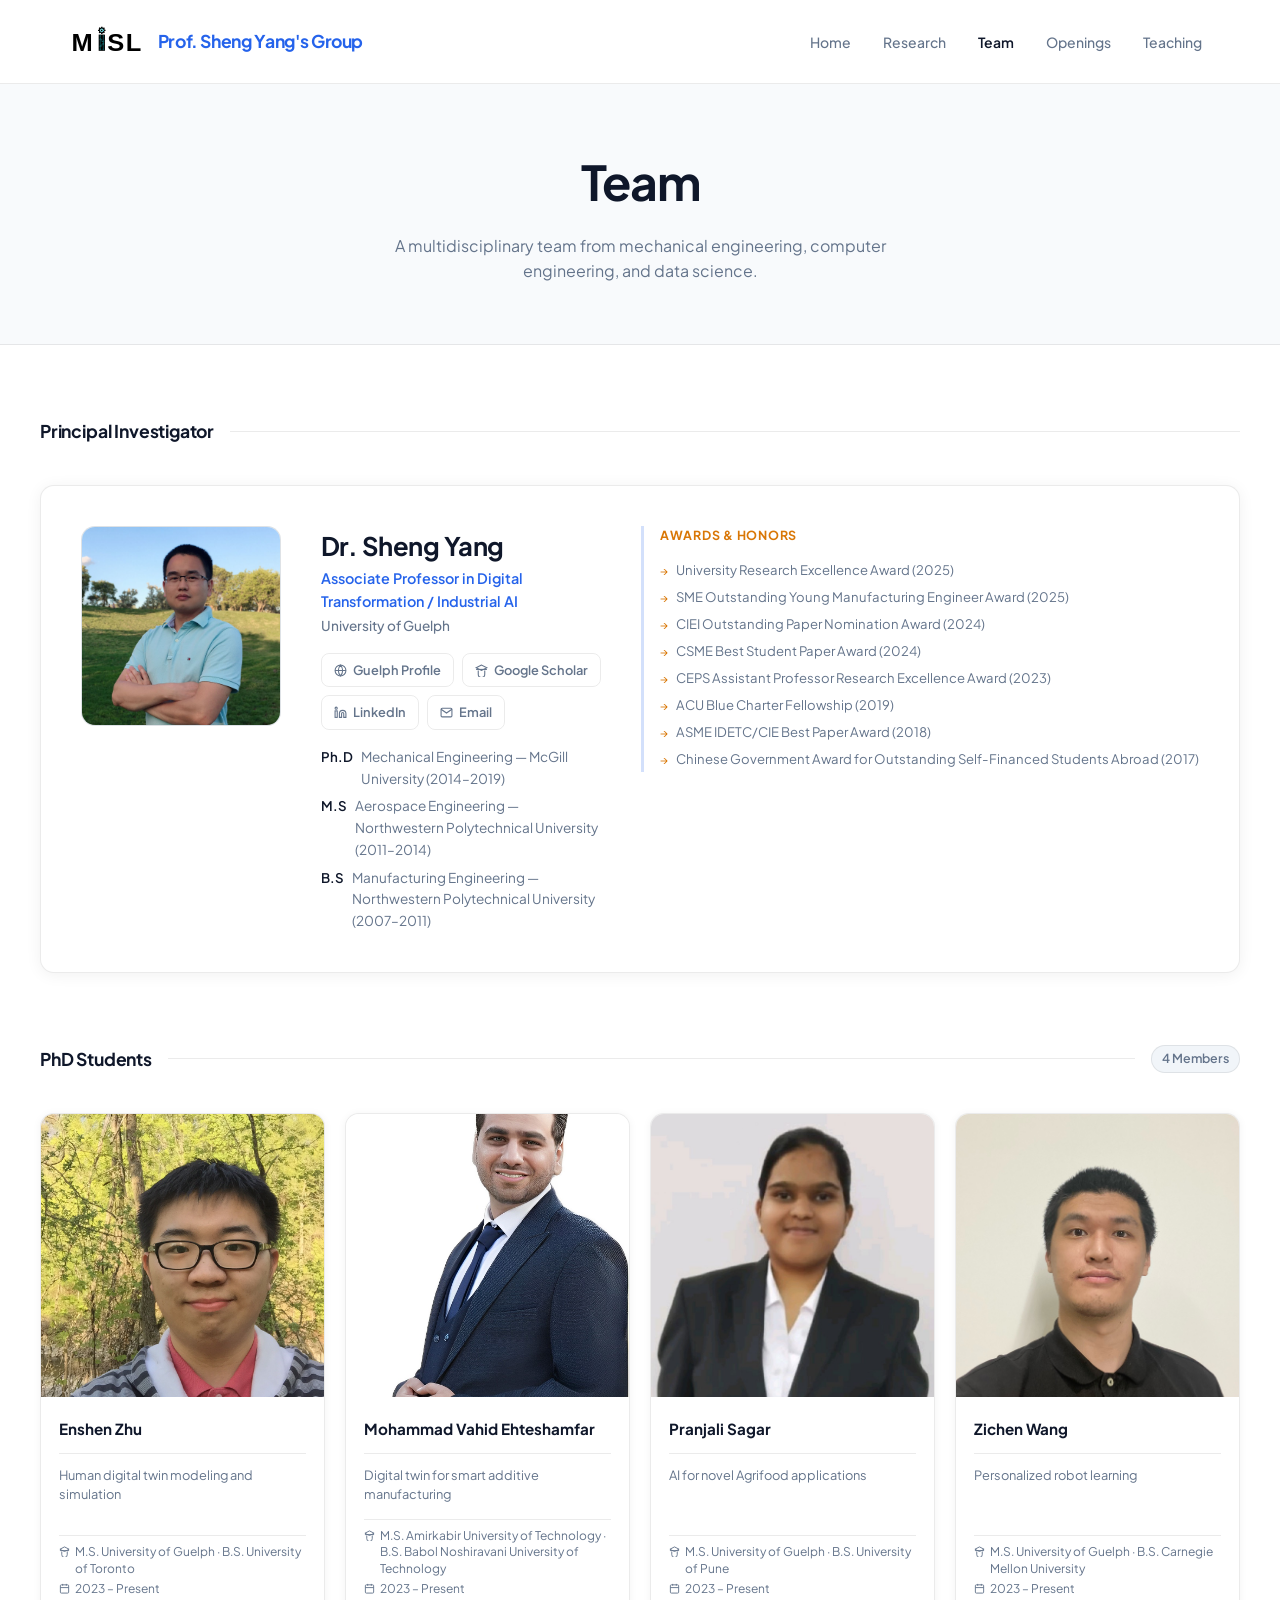
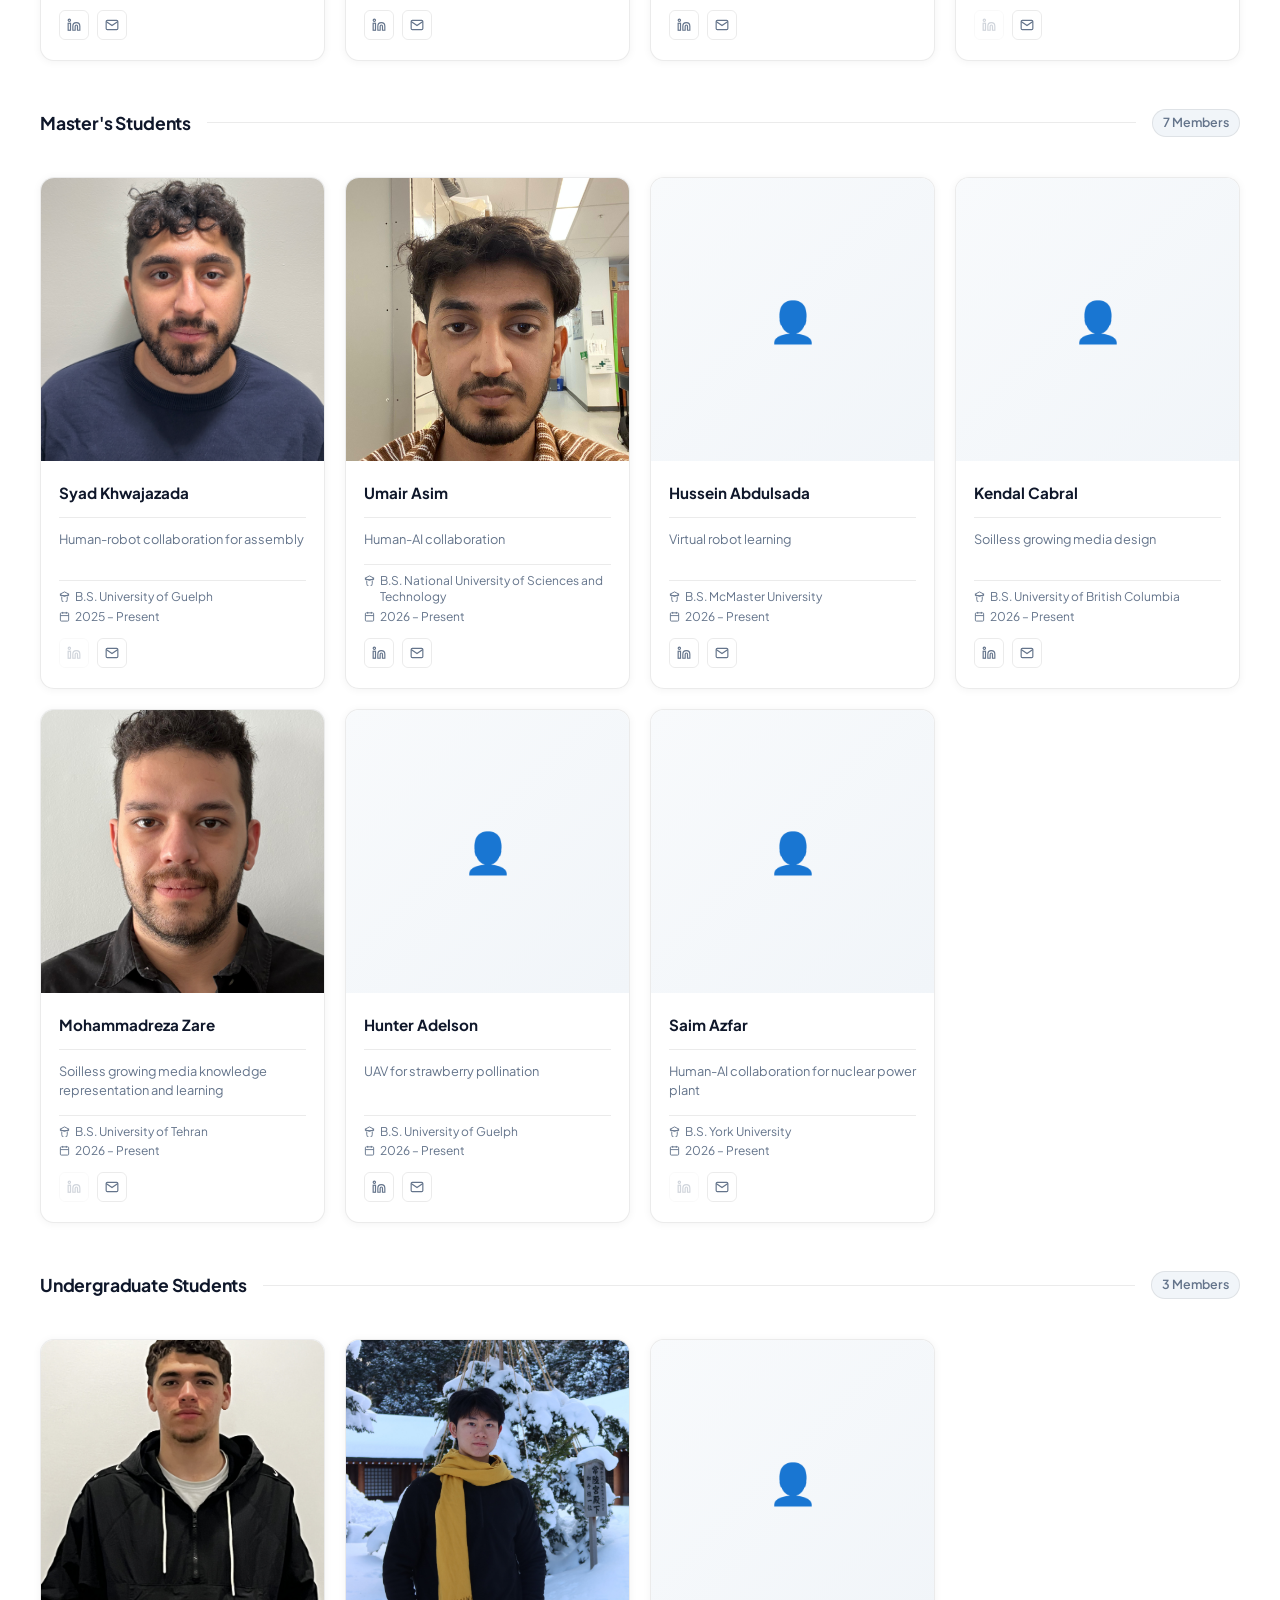
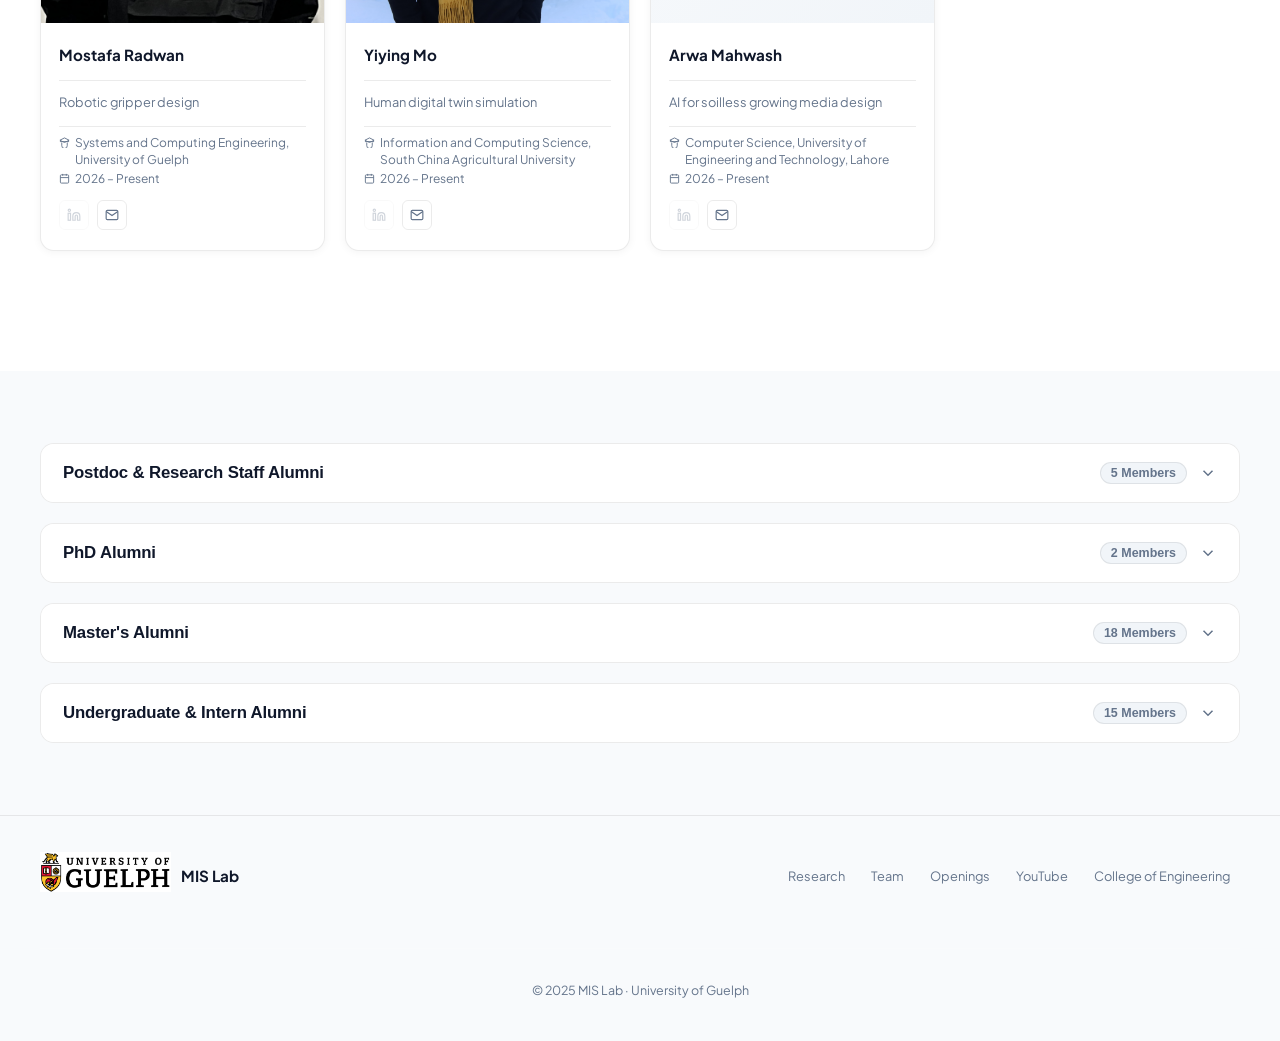
<file: people/index.html>
<!doctype html>
<html lang="en">
  <head>
    <meta charset="UTF-8" />
    <meta name="viewport" content="width=device-width, initial-scale=1.0" />
    <link rel="icon" type="image/svg+xml" href="../MISL_black_transparent_simple_pcb_true_mirror_wordmark_only.svg" />
    <title>Team | Manufacturing and Intelligent Systems (MIS) Lab</title>
    <meta name="description" content="Meet the team at the Manufacturing and Intelligent Systems (MIS) Lab, University of Guelph." />

    <link rel="preconnect" href="https://fonts.googleapis.com" />
    <link rel="preconnect" href="https://fonts.gstatic.com" crossorigin />
    <link href="https://fonts.googleapis.com/css2?family=Plus+Jakarta+Sans:wght@300;400;500;600;700&display=swap" rel="stylesheet" />

    <link rel="stylesheet" href="../css/styles.css" />

    <style>
      /* ─── Variables (matches index.html light theme) ─────────── */
      :root {
        --color-bg: #ffffff;
        --color-surface: #f8fafc;
        --color-surface-2: #f1f5f9;
        --color-border: rgba(0,0,0,0.08);
        --color-text: #0f172a;
        --color-muted: #64748b;
        --color-accent: #2563eb;
        --color-accent-2: #0891b2;
        --color-gold: #d97706;
        --radius: 14px;
        --radius-sm: 8px;
        --font: 'Plus Jakarta Sans', sans-serif;
        --transition: 0.25s ease;
        --nav-h: 84px;
      }

      *, *::before, *::after { box-sizing: border-box; margin: 0; padding: 0; }
      html { scroll-behavior: smooth; }
      body { font-family: var(--font); background: var(--color-bg); color: var(--color-text); line-height: 1.6; overflow-x: hidden; }
      a { color: inherit; text-decoration: none; }
      img { max-width: 100%; display: block; }

      /* ─── NAV ─────────────────────────────────────────────────── */
      .nav {
        position: fixed; top: 0; left: 0; right: 0; z-index: 100;
        height: var(--nav-h);
        background: rgba(255,255,255,0.92);
        backdrop-filter: blur(16px);
        border-bottom: 1px solid var(--color-border);
      }
      .nav__container {
        max-width: 1200px; margin: 0 auto; padding: 0 24px;
        height: 100%; display: flex; align-items: center; justify-content: space-between;
      }
      .nav__logo {
        display: flex; align-items: center; gap: 10px;
        font-weight: 700; font-size: 1.1rem; letter-spacing: -0.02em; color: var(--color-text); line-height: 1;
      }
      .nav__logo span { line-height: 1; align-self: center; }
      .nav__logo-icon {
        width: 34px; height: 34px;
        background: linear-gradient(135deg, var(--color-accent), var(--color-accent-2));
        border-radius: 8px; display: flex; align-items: center; justify-content: center;
      }
      .nav__logo-icon svg { width: 18px; height: 18px; }
      .nav__logo-img { height: 36px; width: auto; object-fit: contain; flex-shrink: 0; align-self: center; display: block; position: relative; top: -4px; }
      .nav__links { display: flex; align-items: center; gap: 4px; list-style: none; }
      .nav__link {
        padding: 7px 14px; border-radius: var(--radius-sm);
        font-size: 0.875rem; font-weight: 500; color: var(--color-muted);
        transition: color var(--transition), background var(--transition);
      }
      .nav__link:hover { color: var(--color-text); background: rgba(0,0,0,0.05); }
      .nav__link--active { color: var(--color-text); font-weight: 600; }
      .nav__link--cta {
        background: var(--color-accent); color: #fff; padding: 7px 16px;
      }
      .nav__link--cta:hover { background: #1d4ed8; color: #fff; }

      /* ─── PAGE HEADER ─────────────────────────────────────────── */
      .page-header {
        padding-top: calc(var(--nav-h) + 60px);
        padding-bottom: 60px;
        padding-left: 24px; padding-right: 24px;
        background: var(--color-surface);
        border-bottom: 1px solid var(--color-border);
        text-align: center;
      }
      .page-header__label {
        display: inline-block;
        font-size: 0.75rem; font-weight: 700; letter-spacing: 0.1em;
        text-transform: uppercase; color: var(--color-accent);
        background: rgba(37,99,235,0.07); border: 1px solid rgba(37,99,235,0.15);
        padding: 5px 14px; border-radius: 100px; margin-bottom: 14px;
      }
      .page-header__title {
        font-size: clamp(2rem, 4vw, 3rem);
        font-weight: 700; letter-spacing: -0.03em; margin-bottom: 12px;
      }
      .page-header__desc { font-size: 1rem; color: var(--color-muted); max-width: 520px; margin: 0 auto; }

      /* ─── SECTIONS ────────────────────────────────────────────── */
      .people-section { padding: 72px 24px; }
      .people-section + .people-section { padding-top: 0; }
      .section-inner { max-width: 1200px; margin: 0 auto; }

      .section-divider {
        display: flex; align-items: center; gap: 16px;
        margin-bottom: 40px;
      }
      .section-divider__title {
        font-size: 1.1rem; font-weight: 700; letter-spacing: -0.01em;
        white-space: nowrap; color: var(--color-text);
      }
      .section-divider__line {
        flex: 1; height: 1px; background: var(--color-border);
      }
      .section-divider__count {
        font-size: 0.78rem; font-weight: 600; color: var(--color-muted);
        background: var(--color-surface-2); border: 1px solid var(--color-border);
        padding: 3px 10px; border-radius: 100px; white-space: nowrap;
      }

      /* ─── PI CARD ─────────────────────────────────────────────── */
      .pi-card {
        background: #ffffff;
        border: 1px solid var(--color-border);
        border-radius: var(--radius);
        padding: 40px;
        box-shadow: 0 2px 16px rgba(0,0,0,0.06);
        display: grid;
        grid-template-columns: 200px 1fr auto;
        gap: 40px;
        align-items: start;
        transition: box-shadow var(--transition);
      }
      .pi-card:hover { box-shadow: 0 8px 40px rgba(37,99,235,0.1); }

      .pi-card__photo {
        width: 200px; height: 200px;
        border-radius: var(--radius);
        overflow: hidden;
        border: 1px solid var(--color-border);
        background: var(--color-surface-2);
        flex-shrink: 0;
      }
      .pi-card__photo img {
        width: 100%; height: 100%; object-fit: cover;
      }
      .pi-card__photo-placeholder {
        width: 100%; height: 100%;
        display: flex; align-items: center; justify-content: center;
        font-size: 3rem; color: var(--color-muted);
        background: var(--color-surface);
      }

      .pi-card__main { display: flex; flex-direction: column; gap: 16px; }
      .pi-card__name {
        font-size: 1.6rem; font-weight: 700; letter-spacing: -0.02em;
      }
      .pi-card__role {
        font-size: 0.9rem; color: var(--color-accent); font-weight: 600;
        display: flex; flex-direction: column; gap: 2px;
      }
      .pi-card__role span { font-size: 0.85rem; color: var(--color-muted); font-weight: 500; }
      .pi-card__links { display: flex; gap: 8px; flex-wrap: wrap; }
      .pi-card__link {
        display: inline-flex; align-items: center; gap: 6px;
        font-size: 0.8rem; font-weight: 600; color: var(--color-muted);
        border: 1px solid var(--color-border); padding: 6px 12px;
        border-radius: var(--radius-sm);
        transition: all var(--transition);
      }
      .pi-card__link:hover { color: var(--color-accent); border-color: rgba(37,99,235,0.3); background: rgba(37,99,235,0.05); }
      .pi-card__link svg { width: 13px; height: 13px; }

      .pi-card__edu { display: flex; flex-direction: column; gap: 6px; }
      .pi-card__edu-item {
        display: flex; align-items: baseline; gap: 8px;
        font-size: 0.85rem; color: var(--color-muted);
      }
      .pi-card__edu-item strong { color: var(--color-text); font-weight: 600; font-size: 0.83rem; }

      .pi-card__awards { border-left: 3px solid rgba(37,99,235,0.2); padding-left: 16px; }
      .pi-card__awards-title {
        font-size: 0.78rem; font-weight: 700; text-transform: uppercase;
        letter-spacing: 0.06em; color: var(--color-gold); margin-bottom: 10px;
      }
      .pi-card__award-item {
        display: flex; align-items: baseline; gap: 8px;
        font-size: 0.82rem; color: var(--color-muted); padding: 3px 0;
      }
      .pi-card__award-item::before {
        content: '→'; color: var(--color-gold); font-size: 0.7rem; flex-shrink: 0;
      }

      /* ─── GRAD STUDENTS GRID ──────────────────────────────────── */
      .members-grid {
        display: grid;
        grid-template-columns: repeat(auto-fill, minmax(240px, 1fr));
        gap: 20px;
      }

      .member-card {
        background: #ffffff;
        border: 1px solid var(--color-border);
        border-radius: var(--radius);
        overflow: hidden;
        box-shadow: 0 1px 8px rgba(0,0,0,0.05);
        transition: all var(--transition);
        display: flex; flex-direction: column;
      }
      .member-card:hover {
        transform: translateY(-4px);
        box-shadow: 0 12px 32px rgba(37,99,235,0.1);
        border-color: rgba(37,99,235,0.2);
      }
      .member-card__photo {
        aspect-ratio: 1;
        background: var(--color-surface-2);
        overflow: hidden;
      }
      .member-card__photo img {
        width: 100%; height: 100%; object-fit: cover;
        transition: transform 0.4s ease;
      }
      .member-card:hover .member-card__photo img { transform: scale(1.04); }
      .member-card__photo-placeholder {
        width: 100%; height: 100%;
        display: flex; align-items: center; justify-content: center;
        font-size: 2.5rem; color: var(--color-muted);
        background: linear-gradient(135deg, var(--color-surface), var(--color-surface-2));
        aspect-ratio: 1;
      }
      .member-card__body {
        padding: 20px 18px;
        display: flex; flex-direction: column; gap: 8px; flex: 1;
      }
      .member-card__name { font-size: 0.95rem; font-weight: 700; color: var(--color-text); }
      .member-card__degree {
        display: inline-flex; align-items: center;
        font-size: 0.72rem; font-weight: 600; text-transform: uppercase; letter-spacing: 0.06em;
        color: var(--color-accent);
        background: rgba(37,99,235,0.07); border: 1px solid rgba(37,99,235,0.15);
        padding: 3px 9px; border-radius: 100px; width: fit-content;
      }
      .member-card__topic { font-size: 0.8rem; color: var(--color-muted); line-height: 1.5; flex: 1; }
      .member-card__links { display: flex; gap: 8px; margin-top: 4px; }
      .member-card__link {
        display: inline-flex; align-items: center; justify-content: center;
        width: 30px; height: 30px; border-radius: 6px;
        border: 1px solid var(--color-border); color: var(--color-muted);
        transition: all var(--transition);
      }
      .member-card__link:hover { color: var(--color-accent); border-color: rgba(37,99,235,0.3); background: rgba(37,99,235,0.05); }
      .member-card__link svg { width: 14px; height: 14px; }
      .member-card__meta {
        display: flex; flex-direction: column; gap: 3px;
        font-size: 0.75rem; color: var(--color-muted);
        border-top: 1px solid var(--color-border);
        padding-top: 8px; margin-top: 6px;
      }
      .member-card__meta-row { display: flex; align-items: flex-start; gap: 5px; line-height: 1.4; }
      .member-card__meta-row svg { width: 11px; height: 11px; flex-shrink: 0; margin-top: 2px; }
      .member-card__meta-row a { color: var(--color-accent); }

      /* ─── ALUMNI SECTION ──────────────────────────────────────── */
      .alumni-section { background: var(--color-surface); padding: 72px 24px; }
      .alumni-grid {
        display: grid;
        grid-template-columns: repeat(auto-fill, minmax(280px, 1fr));
        gap: 12px;
      }
      .alumni-item {
        background: #ffffff;
        border: 1px solid var(--color-border);
        border-radius: var(--radius-sm);
        padding: 14px 16px;
        display: flex; align-items: center; gap: 12px;
        transition: all var(--transition);
      }
      .alumni-item:hover { border-color: rgba(37,99,235,0.2); background: rgba(37,99,235,0.02); }
      .alumni-item__photo {
        width: 44px; height: 44px; border-radius: 50%;
        overflow: hidden; flex-shrink: 0;
        background: var(--color-surface-2); border: 1px solid var(--color-border);
      }
      .alumni-item__photo img { width: 100%; height: 100%; object-fit: cover; }
      .alumni-item__photo-placeholder {
        width: 100%; height: 100%;
        display: flex; align-items: center; justify-content: center;
        font-size: 1.2rem; background: linear-gradient(135deg, var(--color-surface), var(--color-surface-2));
      }
      .alumni-item__info { flex: 1; min-width: 0; }
      .alumni-item__name { font-size: 0.9rem; font-weight: 600; color: var(--color-text); }
      .alumni-item__detail { font-size: 0.78rem; color: var(--color-muted); margin-top: 2px; line-height: 1.4; }
      .alumni-item__year {
        font-size: 0.75rem; font-weight: 700; color: var(--color-muted);
        background: var(--color-surface-2); border: 1px solid var(--color-border);
        padding: 3px 9px; border-radius: 100px; white-space: nowrap; flex-shrink: 0;
      }
      .alumni-item__link {
        display: inline-flex; align-items: center; justify-content: center;
        width: 28px; height: 28px; border-radius: 6px;
        border: 1px solid var(--color-border); color: var(--color-muted);
        flex-shrink: 0; transition: all var(--transition);
      }
      .alumni-item__link:hover { color: var(--color-accent); border-color: rgba(37,99,235,0.3); background: rgba(37,99,235,0.05); }
      .alumni-item__link svg { width: 13px; height: 13px; }

      /* ─── FOOTER ──────────────────────────────────────────────── */
      .footer {
        background: var(--color-surface);
        border-top: 1px solid var(--color-border);
        padding: 40px 24px;
      }
      .footer__content {
        max-width: 1200px; margin: 0 auto;
        display: flex; align-items: center; justify-content: space-between; flex-wrap: wrap; gap: 20px;
      }
      .footer__logo { display: flex; align-items: center; gap: 10px; font-weight: 700; font-size: 0.95rem; color: var(--color-text); }
      .footer__links { display: flex; gap: 6px; flex-wrap: wrap; }
      .footer__link {
        font-size: 0.8rem; color: var(--color-muted); padding: 5px 10px;
        border-radius: 6px; transition: all var(--transition);
      }
      .footer__link:hover { color: var(--color-text); background: rgba(0,0,0,0.05); }
      .footer__copy { font-size: 0.78rem; color: var(--color-muted); }

      /* ─── MEMBER CARD EXTRAS ──────────────────────────────────── */
      .member-card__sep {
        height: 1px; background: var(--color-border); width: 100%; margin: 4px 0;
      }
      .member-card__link--disabled {
        opacity: 0.3; cursor: default; pointer-events: none;
      }

      /* ─── ALUMNI POSTDOC EXTRAS ────────────────────────────────── */
      .alumni-item__link--disabled {
        opacity: 0.3; cursor: default; pointer-events: none;
      }
      .alumni-item__detail--wrap {
        white-space: normal; word-break: break-word;
      }
      .alumni-item__background {
        font-size: 0.72rem; color: var(--color-muted); margin-top: 2px; line-height: 1.4;
      }

      /* ─── ALUMNI FULL CARDS ─────────────────────────────────────── */
      .alumni-card-grid {
        display: grid;
        grid-template-columns: repeat(auto-fill, minmax(240px, 1fr));
        gap: 20px;
      }
      .alumni-card {
        background: #ffffff; border: 1px solid var(--color-border);
        border-radius: var(--radius); overflow: hidden;
        box-shadow: 0 1px 8px rgba(0,0,0,0.05);
        transition: all var(--transition);
        display: flex; flex-direction: column;
      }
      .alumni-card:hover {
        transform: translateY(-4px);
        box-shadow: 0 12px 32px rgba(37,99,235,0.1);
        border-color: rgba(37,99,235,0.2);
      }
      .alumni-card__photo {
        aspect-ratio: 1; background: var(--color-surface-2); overflow: hidden;
      }
      .alumni-card__photo img {
        width: 100%; height: 100%; object-fit: cover; transition: transform 0.4s ease;
      }
      .alumni-card:hover .alumni-card__photo img { transform: scale(1.04); }
      .alumni-card__photo-placeholder {
        width: 100%; height: 100%; aspect-ratio: 1;
        display: flex; align-items: center; justify-content: center;
        font-size: 2.5rem; color: var(--color-muted);
        background: linear-gradient(135deg, var(--color-surface), var(--color-surface-2));
      }
      .alumni-card__body {
        padding: 20px 18px; display: flex; flex-direction: column; gap: 6px; flex: 1;
      }
      .alumni-card__name { font-size: 0.95rem; font-weight: 700; color: var(--color-text); }
      .alumni-card__sep { height: 1px; background: var(--color-border); width: 100%; margin: 2px 0; }
      .alumni-card__position { font-size: 0.8rem; color: var(--color-muted); line-height: 1.5; flex: 1; }
      .alumni-card__meta {
        display: flex; flex-direction: column; gap: 3px;
        font-size: 0.75rem; color: var(--color-muted);
        border-top: 1px solid var(--color-border); padding-top: 8px; margin-top: 4px;
      }
      .alumni-card__meta-row { display: flex; align-items: flex-start; gap: 5px; line-height: 1.4; }
      .alumni-card__meta-row svg { width: 11px; height: 11px; flex-shrink: 0; margin-top: 2px; }
      .alumni-card__links { display: flex; gap: 8px; margin-top: 2px; }
      .alumni-card__link {
        display: inline-flex; align-items: center; justify-content: center;
        width: 30px; height: 30px; border-radius: 6px;
        border: 1px solid var(--color-border); color: var(--color-muted);
        transition: all var(--transition);
      }
      .alumni-card__link:hover { color: var(--color-accent); border-color: rgba(37,99,235,0.3); background: rgba(37,99,235,0.05); }
      .alumni-card__link svg { width: 14px; height: 14px; }
      .alumni-card__link--disabled { opacity: 0.3; cursor: default; pointer-events: none; }

      /* ─── ALUMNI ACCORDION ──────────────────────────────────────── */
      .alumni-accordion {
        background: #ffffff; border: 1px solid var(--color-border);
        border-radius: var(--radius); overflow: hidden;
      }
      .alumni-accordion__header {
        display: flex; align-items: center; gap: 12px;
        padding: 18px 22px;
        background: #ffffff; cursor: pointer;
        border: none; width: 100%; text-align: left;
        transition: background var(--transition);
      }
      .alumni-accordion__header:hover { background: var(--color-surface); }
      .alumni-accordion__title {
        font-size: 1.05rem; font-weight: 700; letter-spacing: -0.01em;
        color: var(--color-text); flex: 1;
      }
      .alumni-accordion__count {
        font-size: 0.78rem; font-weight: 600; color: var(--color-muted);
        background: var(--color-surface-2); border: 1px solid var(--color-border);
        padding: 3px 10px; border-radius: 100px;
      }
      .alumni-accordion__chevron {
        width: 18px; height: 18px; color: var(--color-muted);
        transition: transform 0.3s ease; flex-shrink: 0;
      }
      .alumni-accordion.open .alumni-accordion__chevron { transform: rotate(180deg); }
      .alumni-accordion__content {
        height: 0; overflow: hidden; transition: height 0.35s ease;
      }
      .alumni-accordion.open .alumni-accordion__content {
        border-top: 1px solid var(--color-border);
      }
      .alumni-accordion__inner { padding: 20px; }

      /* ─── FADE IN ─────────────────────────────────────────────── */
      .fade-in { opacity: 0; transform: translateY(20px); transition: opacity 0.55s ease, transform 0.55s ease; }
      .fade-in.visible { opacity: 1; transform: translateY(0); }

      /* ─── HAMBURGER ─────────────────────────────────────────────── */
      .nav__toggle {
        display: none; flex-direction: column; justify-content: center; gap: 5px;
        background: none; border: none; cursor: pointer;
        padding: 8px; border-radius: var(--radius-sm);
        transition: background var(--transition);
      }
      .nav__toggle:hover { background: rgba(0,0,0,0.05); }
      .nav__toggle span {
        display: block; width: 22px; height: 2px;
        background: var(--color-text); border-radius: 2px;
        transition: all 0.3s ease; transform-origin: center;
      }
      .nav__toggle.open span:nth-child(1) { transform: translateY(7px) rotate(45deg); }
      .nav__toggle.open span:nth-child(2) { opacity: 0; transform: scaleX(0); }
      .nav__toggle.open span:nth-child(3) { transform: translateY(-7px) rotate(-45deg); }

      /* ─── RESPONSIVE ──────────────────────────────────────────── */
      @media (max-width: 900px) {
        .pi-card { grid-template-columns: 1fr; gap: 28px; }
        .pi-card__photo { width: 140px; height: 140px; }
      }
      @media (max-width: 768px) {
        .members-grid { grid-template-columns: repeat(2, 1fr); }
        .alumni-card-grid { grid-template-columns: repeat(2, 1fr); }
        .footer__content { flex-direction: column; align-items: flex-start; }
        .nav__toggle { display: flex; }
        .nav__links {
          display: none; flex-direction: column; gap: 2px;
          position: absolute; top: var(--nav-h); left: 0; right: 0;
          background: rgba(255,255,255,0.97);
          backdrop-filter: blur(16px);
          border-bottom: 1px solid var(--color-border);
          padding: 12px 16px 16px;
          box-shadow: 0 8px 24px rgba(0,0,0,0.08);
        }
        .nav__links.open { display: flex; }
        .nav__link { padding: 11px 16px; font-size: 0.95rem; width: 100%; }
        .nav__link--cta { background: none; color: var(--color-accent); font-weight: 700; padding: 11px 16px; }
      }
      @media (max-width: 480px) {
        .members-grid { grid-template-columns: 1fr; }
        .alumni-card-grid { grid-template-columns: 1fr; }
      }
    </style>
  </head>

  <body>

    <!-- ── NAV ────────────────────────────────────────────────────── -->
    <nav class="nav">
      <div class="nav__container">
        <a href="../" class="nav__logo">
          <img src="../MISL_black_transparent_simple_pcb_true_mirror_wordmark_only.svg" class="nav__logo-img" alt="MIS Lab logo" />
          <span style="color: var(--color-accent);">Prof. Sheng Yang's Group</span>
        </a>
        <button class="nav__toggle" aria-label="Toggle navigation" aria-expanded="false">
          <span></span><span></span><span></span>
        </button>
        <ul class="nav__links">
          <li><a href="../" class="nav__link">Home</a></li>
          <li><a href="../research/" class="nav__link">Research</a></li>
          <li><a href="../people/" class="nav__link nav__link--active">Team</a></li>
          <li><a href="../opening/" class="nav__link">Openings</a></li>
          <li><a href="../teaching/" class="nav__link">Teaching</a></li>
        </ul>
      </div>
    </nav>

    <!-- ── PAGE HEADER ─────────────────────────────────────────────── -->
    <div class="page-header">
      <h1 class="page-header__title">Team</h1>
      <p class="page-header__desc">A multidisciplinary team from mechanical engineering, computer engineering, and data science.</p>
    </div>

    <!-- ── PRINCIPAL INVESTIGATOR ──────────────────────────────────── -->
    <section class="people-section">
      <div class="section-inner" id="pi-container"></div>
    </section>

    <!-- ── CURRENT MEMBERS ─────────────────────────────────────────── -->
    <section class="people-section" id="grad-students">
      <div class="section-inner" id="current-members"></div>
    </section>

    <!-- ── ALUMNI ──────────────────────────────────────────────────── -->
    <section class="alumni-section" id="alumni">
      <div class="section-inner" id="alumni-container"></div>
    </section>

    <!-- ── FOOTER ──────────────────────────────────────────────────── -->
    <footer class="footer">
      <div class="footer__content">
        <a href="../" class="footer__logo">
          <img src="../images/sponsors/Guelph_icon.jpg" class="nav__logo-img" alt="University of Guelph logo" style="height:40px;" />
          MIS Lab
        </a>
        <div class="footer__links">
          <a href="../research/" class="footer__link">Research</a>
          <a href="../people/" class="footer__link">Team</a>
          <a href="../opening/" class="footer__link">Openings</a>
          <a href="https://www.youtube.com/channel/UCh6oN-DiD9h4lSHXrCd7Ccg" target="_blank" class="footer__link">YouTube</a>
          <a href="https://www.uoguelph.ca/engineering/" target="_blank" class="footer__link">College of Engineering</a>
        </div>
        <div class="footer__copy">© 2025 MIS Lab · University of Guelph</div>
      </div>
    </footer>

    <script>
      /* ── SVG icons ─────────────────────────────────────────────── */
      const SVG_EDU    = `<svg fill="none" stroke="currentColor" stroke-width="2" viewBox="0 0 24 24"><path d="M22 10H2"/><path d="M12 2L2 7l10 5 10-5-10-5z"/><path d="M6 12v7a6 6 0 0 0 12 0v-7"/></svg>`;
      const SVG_EMAIL  = `<svg fill="none" stroke="currentColor" stroke-width="2" viewBox="0 0 24 24"><path d="M4 4h16c1.1 0 2 .9 2 2v12c0 1.1-.9 2-2 2H4c-1.1 0-2-.9-2-2V6c0-1.1.9-2 2-2z"/><polyline points="22,6 12,13 2,6"/></svg>`;
      const SVG_CAL    = `<svg fill="none" stroke="currentColor" stroke-width="2" viewBox="0 0 24 24"><rect x="3" y="4" width="18" height="18" rx="2" ry="2"/><line x1="16" y1="2" x2="16" y2="6"/><line x1="8" y1="2" x2="8" y2="6"/><line x1="3" y1="10" x2="21" y2="10"/></svg>`;
      const SVG_LI     = `<svg fill="none" stroke="currentColor" stroke-width="2" viewBox="0 0 24 24"><path d="M16 8a6 6 0 0 1 6 6v7h-4v-7a2 2 0 0 0-2-2 2 2 0 0 0-2 2v7h-4v-7a6 6 0 0 1 6-6z"/><rect x="2" y="9" width="4" height="12"/><circle cx="4" cy="4" r="2"/></svg>`;
      const SVG_GLOBE  = `<svg fill="none" stroke="currentColor" stroke-width="2" viewBox="0 0 24 24"><circle cx="12" cy="12" r="10"/><path d="M2 12h20M12 2a15.3 15.3 0 0 1 4 10 15.3 15.3 0 0 1-4 10 15.3 15.3 0 0 1-4-10 15.3 15.3 0 0 1 4-10z"/></svg>`;

      /* ── Escape HTML special characters in plain text ──────────── */
      function esc(s) {
        return String(s)
          .replace(/&/g, '&amp;')
          .replace(/</g, '&lt;')
          .replace(/>/g, '&gt;')
          .replace(/"/g, '&quot;');
      }

      /* ── Render PI card ─────────────────────────────────────────── */
      function renderPI(pi) {
        const eduHTML = pi.education.map(e =>
          `<div class="pi-card__edu-item"><strong>${esc(e.degree)}</strong> ${esc(e.field)} — ${esc(e.institution)} (${esc(e.years)})</div>`
        ).join('');

        const awardsHTML = pi.awards.map(a =>
          `<div class="pi-card__award-item">${esc(a)}</div>`
        ).join('');

        return `
          <div class="section-divider fade-in">
            <span class="section-divider__title">Principal Investigator</span>
            <div class="section-divider__line"></div>
          </div>
          <div class="pi-card fade-in">
            <div class="pi-card__photo">
              <img src="${esc(pi.photo)}" alt="${esc(pi.name)}" />
            </div>
            <div class="pi-card__main">
              <div>
                <div class="pi-card__name">${esc(pi.name)}</div>
                <div class="pi-card__role">
                  ${esc(pi.role)}
                  <span>${esc(pi.university)}</span>
                </div>
              </div>
              <div class="pi-card__links">
                <a href="${esc(pi.links.profile)}" target="_blank" class="pi-card__link">
                  ${SVG_GLOBE} Guelph Profile
                </a>
                <a href="${esc(pi.links.scholar)}" target="_blank" class="pi-card__link">
                  ${SVG_EDU} Google Scholar
                </a>
                <a href="${esc(pi.links.linkedin)}" target="_blank" class="pi-card__link">
                  ${SVG_LI} LinkedIn
                </a>
                <a href="mailto:${esc(pi.links.email)}" class="pi-card__link">
                  ${SVG_EMAIL} Email
                </a>
              </div>
              <div class="pi-card__edu">${eduHTML}</div>
            </div>
            <div class="pi-card__awards">
              <div class="pi-card__awards-title">Awards &amp; Honors</div>
              ${awardsHTML}
            </div>
          </div>`;
      }

      /* ── Render a single member card ────────────────────────────── */
      function renderMemberCard(m) {
        const photoContent = m.photo
          ? `<img src="${esc(m.photo)}" alt="${esc(m.name)}" />`
          : `<div class="member-card__photo-placeholder">👤</div>`;

        // Always show LinkedIn + email; use disabled span when no link
        const linkedinBtn = m.linkedin
          ? `<a href="${esc(m.linkedin)}" target="_blank" class="member-card__link" title="LinkedIn">${SVG_LI}</a>`
          : `<span class="member-card__link member-card__link--disabled" title="LinkedIn">${SVG_LI}</span>`;

        const emailBtn = m.email
          ? `<a href="mailto:${esc(m.email)}" class="member-card__link" title="Email">${SVG_EMAIL}</a>`
          : `<span class="member-card__link member-card__link--disabled" title="Email">${SVG_EMAIL}</span>`;

        return `
          <article class="member-card fade-in">
            <div class="member-card__photo">${photoContent}</div>
            <div class="member-card__body">
              <div class="member-card__name">${esc(m.name)}</div>
              <div class="member-card__sep"></div>
              <p class="member-card__topic">${esc(m.topic)}</p>
              <div class="member-card__meta">
                <div class="member-card__meta-row">${SVG_EDU}${esc(m.education)}</div>
                <div class="member-card__meta-row">${SVG_CAL}${esc(m.period)}</div>
              </div>
              <div class="member-card__links">${linkedinBtn}${emailBtn}</div>
            </div>
          </article>`;
      }

      /* ── Render all current member groups ───────────────────────── */
      function renderCurrentMembers(groups) {
        return groups.map(g => {
          const label = g.members.length === 1 ? '1 Member' : `${g.members.length} Members`;
          return `
            <div class="section-divider fade-in">
              <span class="section-divider__title">${esc(g.group)}</span>
              <div class="section-divider__line"></div>
              <span class="section-divider__count">${label}</span>
            </div>
            <div class="members-grid" style="margin-bottom: 48px;">
              ${g.members.map(renderMemberCard).join('')}
            </div>`;
        }).join('');
      }

      /* ── Postdoc alumni helpers ─────────────────────────────────── */
      function endYearOnly(yearStr) {
        const parts = String(yearStr).split('–').map(s => s.trim());
        return parts[parts.length - 1];
      }
      function stripDegreeLabels(edu) {
        return edu.replace(/\b(Ph\.D\.?|M\.S\.?|B\.S\.?|M\.Eng\.?|B\.Eng\.?|M\.A\.?|B\.A\.?)\s*/g, '').replace(/\s+·\s+/g, ' · ').trim();
      }
      function extractPosition(detail) {
        const idx = detail.indexOf('→');
        return idx !== -1 ? detail.slice(idx + 1).trim() : detail;
      }

      /* ── Render a postdoc / research-staff alumni item ──────────── */
      function renderPostdocAlumniItem(m) {
        const photoContent = m.photo
          ? `<img src="${esc(m.photo)}" alt="${esc(m.name)}" />`
          : `<div class="alumni-item__photo-placeholder">👤</div>`;

        const position   = extractPosition(m.detail);
        const background = m.education ? stripDegreeLabels(m.education) : '';
        const endYr      = endYearOnly(m.year);

        const linkedinBtn = m.linkedin
          ? `<a href="${esc(m.linkedin)}" target="_blank" class="alumni-item__link" title="LinkedIn">${SVG_LI}</a>`
          : `<span class="alumni-item__link alumni-item__link--disabled" title="LinkedIn">${SVG_LI}</span>`;

        return `
          <div class="alumni-item fade-in">
            <div class="alumni-item__photo">${photoContent}</div>
            <div class="alumni-item__info">
              <div class="alumni-item__name">${esc(m.name)}</div>
              <div class="alumni-item__detail alumni-item__detail--wrap">${esc(position)}</div>
              <div class="alumni-item__background">${esc(background)}</div>
            </div>
            ${linkedinBtn}
            <span class="alumni-item__year">${esc(endYr)}</span>
          </div>`;
      }

      /* ── Render a full-size alumni card ────────────────────────── */
      function renderAlumniCard(m) {
        const photoContent = m.photo
          ? `<img src="${esc(m.photo)}" alt="${esc(m.name)}" />`
          : `<div class="alumni-card__photo-placeholder">👤</div>`;

        const position = extractPosition(m.detail);

        const linkedinBtn = m.linkedin
          ? `<a href="${esc(m.linkedin)}" target="_blank" class="alumni-card__link" title="LinkedIn">${SVG_LI}</a>`
          : `<span class="alumni-card__link alumni-card__link--disabled" title="LinkedIn">${SVG_LI}</span>`;

        const emailBtn = m.email
          ? `<a href="mailto:${esc(m.email)}" class="alumni-card__link" title="Email">${SVG_EMAIL}</a>`
          : `<span class="alumni-card__link alumni-card__link--disabled" title="Email">${SVG_EMAIL}</span>`;

        return `
          <article class="alumni-card fade-in">
            <div class="alumni-card__photo">${photoContent}</div>
            <div class="alumni-card__body">
              <div class="alumni-card__name">${esc(m.name)}</div>
              <div class="alumni-card__sep"></div>
              <p class="alumni-card__position">${esc(position)}</p>
              <div class="alumni-card__meta">
                <div class="alumni-card__meta-row">${SVG_EDU}${esc(m.education)}</div>
                <div class="alumni-card__meta-row">${SVG_CAL}${esc(m.year)}</div>
              </div>
              <div class="alumni-card__links">${linkedinBtn}${emailBtn}</div>
            </div>
          </article>`;
      }

      /* ── Accordion toggle ───────────────────────────────────────── */
      function toggleAlumniAccordion(btn) {
        const accordion = btn.closest('.alumni-accordion');
        const content   = accordion.querySelector('.alumni-accordion__content');
        const isOpen    = accordion.classList.contains('open');

        if (isOpen) {
          content.style.height = content.scrollHeight + 'px';
          requestAnimationFrame(() => requestAnimationFrame(() => {
            content.style.height = '0';
          }));
          accordion.classList.remove('open');
        } else {
          accordion.classList.add('open');
          content.style.height = content.scrollHeight + 'px';
          content.addEventListener('transitionend', () => {
            content.style.height = 'auto';
          }, { once: true });
        }
      }

      /* ── Render a single alumni item ────────────────────────────── */
      function renderAlumniItem(m) {
        const photoContent = m.photo
          ? `<img src="${esc(m.photo)}" alt="${esc(m.name)}" />`
          : `<div class="alumni-item__photo-placeholder">👤</div>`;

        const linkedinBtn = m.linkedin
          ? `<a href="${esc(m.linkedin)}" target="_blank" class="alumni-item__link" title="LinkedIn">${SVG_LI}</a>`
          : '';

        return `
          <div class="alumni-item fade-in">
            <div class="alumni-item__photo">${photoContent}</div>
            <div class="alumni-item__info">
              <div class="alumni-item__name">${esc(m.name)}</div>
              <div class="alumni-item__detail">${esc(m.detail)}</div>
            </div>
            ${linkedinBtn}
            <span class="alumni-item__year">${esc(m.year)}</span>
          </div>`;
      }

      /* ── Render all alumni groups ───────────────────────────────── */
      const SVG_CHEVRON = `<svg class="alumni-accordion__chevron" fill="none" stroke="currentColor" stroke-width="2" viewBox="0 0 24 24"><polyline points="6 9 12 15 18 9"/></svg>`;

      function renderAlumni(groups) {
        return groups.map((g, i) => {
          const count = g.members.length;
          const label = count === 1 ? '1 Member' : `${count} Members`;

          return `
            <div class="alumni-accordion fade-in" style="margin-bottom: ${i < groups.length - 1 ? '20px' : '0'};">
              <button class="alumni-accordion__header" onclick="toggleAlumniAccordion(this)">
                <span class="alumni-accordion__title">${esc(g.group)}</span>
                <span class="alumni-accordion__count">${label}</span>
                ${SVG_CHEVRON}
              </button>
              <div class="alumni-accordion__content">
                <div class="alumni-accordion__inner">
                  <div class="alumni-card-grid">
                    ${g.members.map(renderAlumniCard).join('')}
                  </div>
                </div>
              </div>
            </div>`;
        }).join('');
      }

      /* ── Scroll fade-in observer ────────────────────────────────── */
      const observer = new IntersectionObserver((entries) => {
        entries.forEach((el, i) => {
          if (el.isIntersecting) {
            setTimeout(() => el.target.classList.add('visible'), i * 60);
          }
        });
      }, { threshold: 0.08 });

      /* ── Image fallback helper ──────────────────────────────────── */
      function addImageFallbacks() {
        document.querySelectorAll('.member-card__photo img').forEach(img => {
          img.onerror = function () { this.parentElement.innerHTML = '<div class="member-card__photo-placeholder">👤</div>'; };
        });
        document.querySelectorAll('.pi-card__photo img').forEach(img => {
          img.onerror = function () { this.parentElement.innerHTML = '<div class="pi-card__photo-placeholder">👤</div>'; };
        });
        document.querySelectorAll('.alumni-item__photo img').forEach(img => {
          img.onerror = function () { this.parentElement.innerHTML = '<div class="alumni-item__photo-placeholder">👤</div>'; };
        });
        document.querySelectorAll('.alumni-card__photo img').forEach(img => {
          img.onerror = function () { this.parentElement.innerHTML = '<div class="alumni-card__photo-placeholder">👤</div>'; };
        });
      }

      /* ── Fetch data and render page (checks admin localStorage override first) ── */
      (async function() {
        let data;
        try {
          const override = localStorage.getItem('mislab_people_data');
          data = override ? JSON.parse(override) : await fetch('../data/people.json').then(r => r.json());
        } catch(err) {
          console.error('Failed to load people data:', err);
          return;
        }
        document.getElementById('pi-container').innerHTML      = renderPI(data.pi);
        document.getElementById('current-members').innerHTML   = renderCurrentMembers(data.current);
        document.getElementById('alumni-container').innerHTML  = renderAlumni(data.alumni);
        addImageFallbacks();
        document.querySelectorAll('.fade-in').forEach(el => observer.observe(el));
      })();

      /* ── Mobile nav toggle ──────────────────────────────────────── */
      const toggle   = document.querySelector('.nav__toggle');
      const navLinks = document.querySelector('.nav__links');
      toggle.addEventListener('click', () => {
        const open = navLinks.classList.toggle('open');
        toggle.classList.toggle('open', open);
        toggle.setAttribute('aria-expanded', open);
      });
      navLinks.querySelectorAll('.nav__link').forEach(link => {
        link.addEventListener('click', () => {
          navLinks.classList.remove('open');
          toggle.classList.remove('open');
          toggle.setAttribute('aria-expanded', 'false');
        });
      });
      document.addEventListener('click', (e) => {
        if (!e.target.closest('.nav')) {
          navLinks.classList.remove('open');
          toggle.classList.remove('open');
          toggle.setAttribute('aria-expanded', 'false');
        }
      });
    </script>

  </body>
</html>
</file>
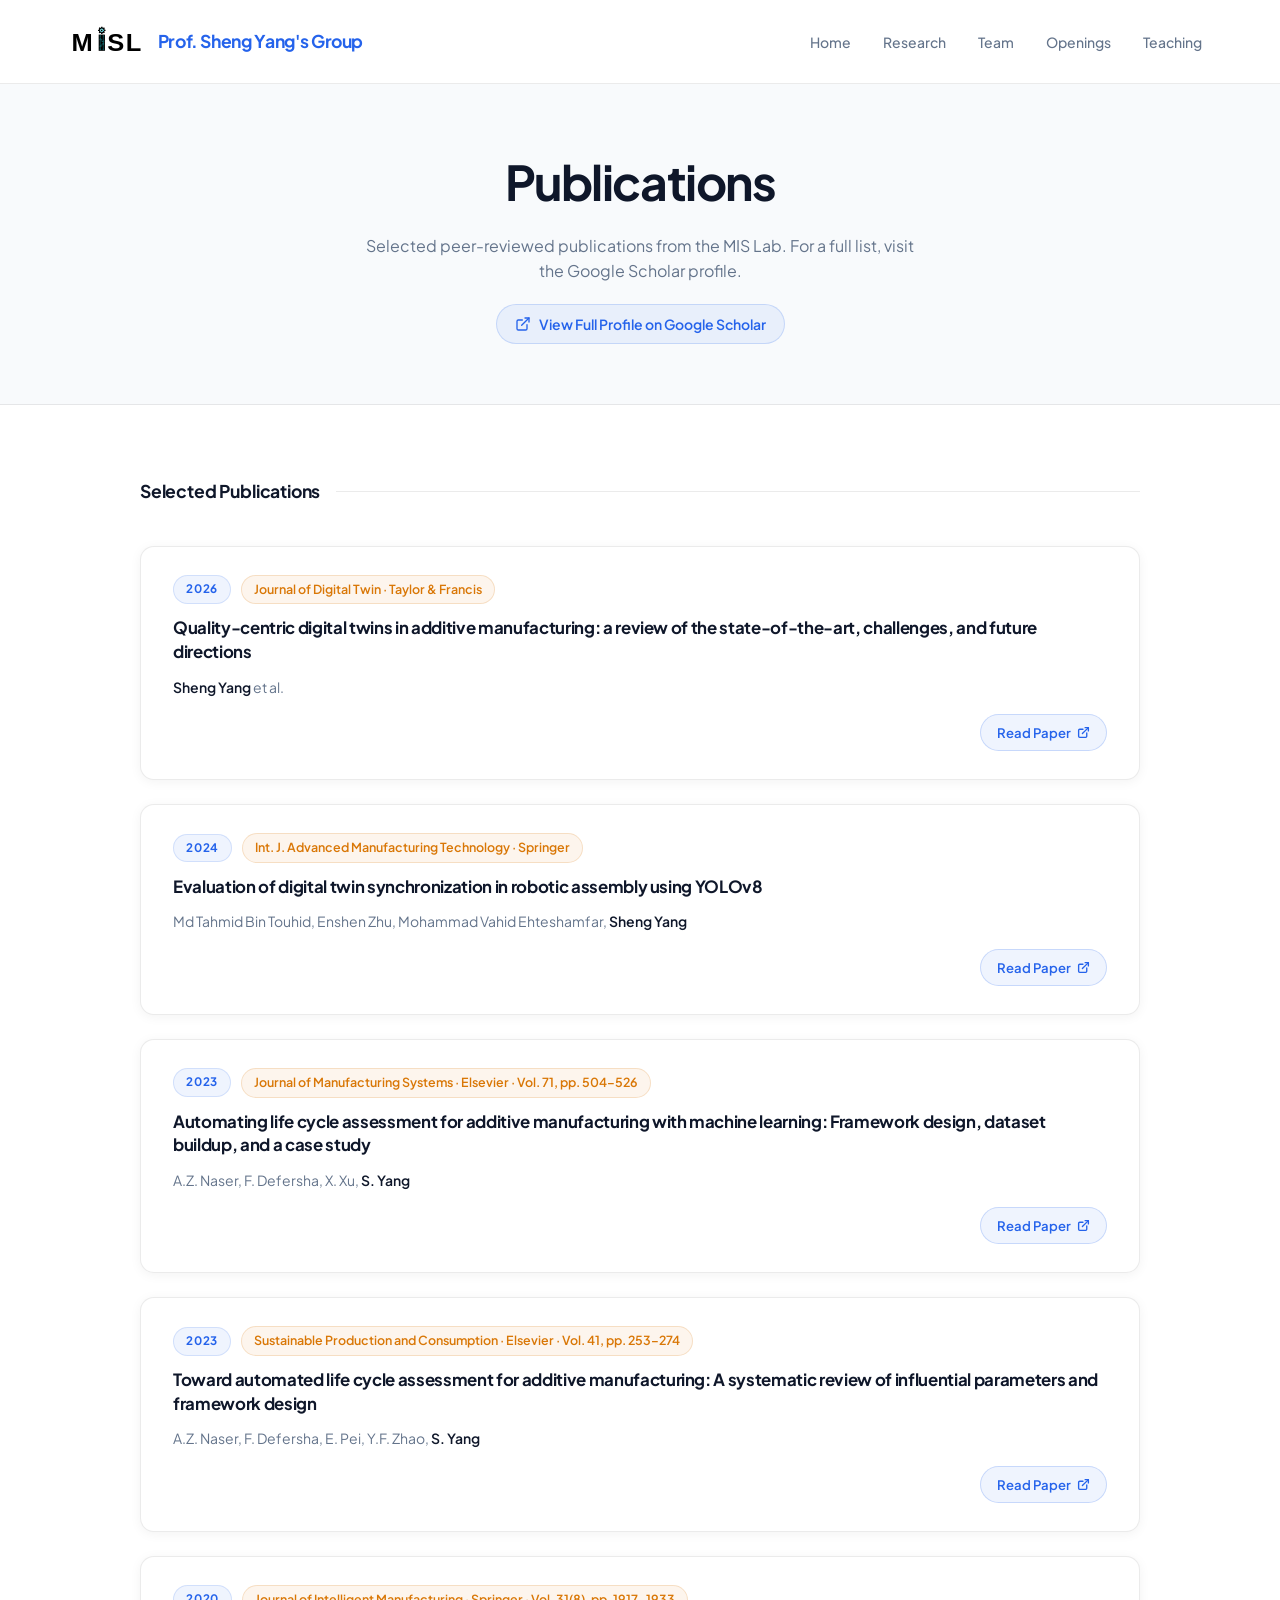
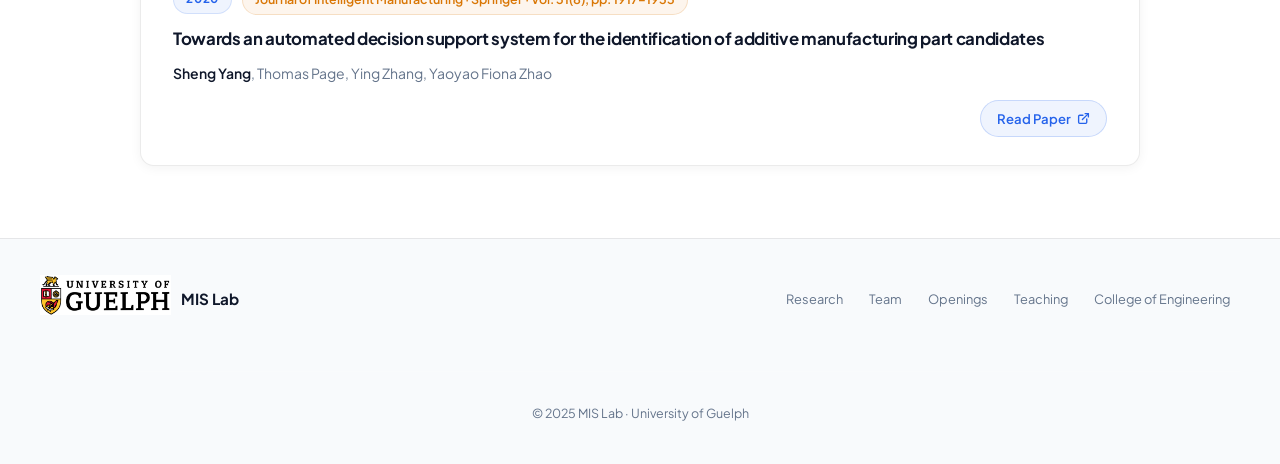
<file: publications/index.html>
<!doctype html>
<html lang="en">
  <head>
    <meta charset="UTF-8" />
    <meta name="viewport" content="width=device-width, initial-scale=1.0" />
    <link rel="icon" type="image/svg+xml" href="../MISL_black_transparent_simple_pcb_true_mirror_wordmark_only.svg" />
    <title>Publications | Manufacturing and Intelligent Systems (MIS) Lab</title>
    <meta name="description" content="Selected publications from the Manufacturing and Intelligent Systems (MIS) Lab, University of Guelph." />

    <link rel="preconnect" href="https://fonts.googleapis.com" />
    <link rel="preconnect" href="https://fonts.gstatic.com" crossorigin />
    <link href="https://fonts.googleapis.com/css2?family=Plus+Jakarta+Sans:wght@300;400;500;600;700&display=swap" rel="stylesheet" />

    <link rel="stylesheet" href="../css/styles.css" />

    <style>
      :root {
        --color-bg: #ffffff;
        --color-surface: #f8fafc;
        --color-surface-2: #f1f5f9;
        --color-border: rgba(0,0,0,0.08);
        --color-text: #0f172a;
        --color-muted: #64748b;
        --color-accent: #2563eb;
        --color-accent-2: #0891b2;
        --color-gold: #d97706;
        --radius: 14px;
        --radius-sm: 8px;
        --font: 'Plus Jakarta Sans', sans-serif;
        --transition: 0.25s ease;
        --nav-h: 84px;
      }

      *, *::before, *::after { box-sizing: border-box; margin: 0; padding: 0; }
      html { scroll-behavior: smooth; }
      body { font-family: var(--font); background: var(--color-bg); color: var(--color-text); line-height: 1.6; overflow-x: hidden; }
      a { color: inherit; text-decoration: none; }
      img { max-width: 100%; display: block; }

      /* ─── NAV ─────────────────────────────────────────────────── */
      .nav {
        position: fixed; top: 0; left: 0; right: 0; z-index: 100;
        height: var(--nav-h);
        background: rgba(255,255,255,0.92);
        backdrop-filter: blur(16px);
        border-bottom: 1px solid var(--color-border);
      }
      .nav__container {
        max-width: 1200px; margin: 0 auto; padding: 0 24px;
        height: 100%; display: flex; align-items: center; justify-content: space-between;
      }
      .nav__logo {
        display: flex; align-items: center; gap: 10px;
        font-weight: 700; font-size: 1.1rem; letter-spacing: -0.02em; color: var(--color-text); line-height: 1;
      }
      .nav__logo span { line-height: 1; align-self: center; }
      .nav__logo-icon {
        width: 34px; height: 34px;
        background: linear-gradient(135deg, var(--color-accent), var(--color-accent-2));
        border-radius: 8px; display: flex; align-items: center; justify-content: center;
      }
      .nav__logo-icon svg { width: 18px; height: 18px; }
      .nav__logo-img { height: 36px; width: auto; object-fit: contain; flex-shrink: 0; align-self: center; display: block; position: relative; top: -4px; }
      .nav__links { display: flex; align-items: center; gap: 4px; list-style: none; }
      .nav__link {
        padding: 7px 14px; border-radius: var(--radius-sm);
        font-size: 0.875rem; font-weight: 500; color: var(--color-muted);
        transition: color var(--transition), background var(--transition);
      }
      .nav__link:hover { color: var(--color-text); background: rgba(0,0,0,0.05); }
      .nav__link--active { color: var(--color-text); font-weight: 600; }
      .nav__link--cta { background: var(--color-accent); color: #fff; padding: 7px 16px; }
      .nav__link--cta:hover { background: #1d4ed8; color: #fff; }

      /* ─── PAGE HEADER ─────────────────────────────────────────── */
      .page-header {
        padding-top: calc(var(--nav-h) + 60px);
        padding-bottom: 60px;
        padding-left: 24px; padding-right: 24px;
        background: var(--color-surface);
        border-bottom: 1px solid var(--color-border);
        text-align: center;
      }
      .page-header__title {
        font-size: clamp(2rem, 4vw, 3rem);
        font-weight: 700; letter-spacing: -0.03em; margin-bottom: 12px;
      }
      .page-header__desc { font-size: 1rem; color: var(--color-muted); max-width: 560px; margin: 0 auto; }
      .page-header__scholar {
        margin-top: 20px;
        display: inline-flex; align-items: center; gap: 8px;
        font-size: 0.875rem; font-weight: 600; color: var(--color-accent);
        background: rgba(37,99,235,0.07); border: 1px solid rgba(37,99,235,0.18);
        padding: 8px 18px; border-radius: 100px;
        transition: background var(--transition), border-color var(--transition);
      }
      .page-header__scholar:hover { background: rgba(37,99,235,0.13); border-color: rgba(37,99,235,0.3); }
      .page-header__scholar svg { width: 16px; height: 16px; }

      /* ─── SECTIONS ────────────────────────────────────────────── */
      .pub-section { padding: 72px 24px; }
      .pub-section + .pub-section { padding-top: 0; }
      .pub-section--alt { background: var(--color-surface); }
      .section-inner { max-width: 1000px; margin: 0 auto; }

      .section-divider {
        display: flex; align-items: center; gap: 16px;
        margin-bottom: 40px;
      }
      .section-divider__title {
        font-size: 1.1rem; font-weight: 700; letter-spacing: -0.01em;
        white-space: nowrap; color: var(--color-text);
      }
      .section-divider__line { flex: 1; height: 1px; background: var(--color-border); }

      /* ─── PUBLICATION CARDS ───────────────────────────────────── */
      .pub-list { display: flex; flex-direction: column; gap: 24px; }

      .pub-card {
        background: #ffffff;
        border: 1px solid var(--color-border);
        border-radius: var(--radius);
        padding: 28px 32px;
        box-shadow: 0 2px 12px rgba(0,0,0,0.05);
        transition: box-shadow var(--transition), border-color var(--transition);
        display: flex; flex-direction: column; gap: 12px;
      }
      .pub-card:hover { box-shadow: 0 8px 32px rgba(37,99,235,0.09); border-color: rgba(37,99,235,0.2); }

      .pub-card__meta { display: flex; align-items: center; gap: 10px; flex-wrap: wrap; }
      .pub-card__year {
        font-size: 0.73rem; font-weight: 700; text-transform: uppercase; letter-spacing: 0.07em;
        color: var(--color-accent);
        background: rgba(37,99,235,0.07); border: 1px solid rgba(37,99,235,0.15);
        padding: 4px 12px; border-radius: 100px; white-space: nowrap; flex-shrink: 0;
      }
      .pub-card__journal {
        font-size: 0.78rem; font-weight: 600; color: var(--color-gold);
        background: rgba(217,119,6,0.07); border: 1px solid rgba(217,119,6,0.18);
        padding: 4px 12px; border-radius: 100px; white-space: nowrap;
        overflow: hidden; text-overflow: ellipsis;
      }
      .pub-card__title {
        font-size: 1.05rem; font-weight: 700; letter-spacing: -0.02em;
        color: var(--color-text); line-height: 1.4;
      }
      .pub-card__title a {
        color: inherit; transition: color var(--transition);
      }
      .pub-card__title a:hover { color: var(--color-accent); }

      .pub-card__authors {
        font-size: 0.875rem; color: var(--color-muted); line-height: 1.6;
      }
      .pub-card__authors strong { color: var(--color-text); font-weight: 600; }

      .pub-card__footer { display: flex; align-items: center; justify-content: flex-end; padding-top: 4px; }
      .pub-card__link {
        display: inline-flex; align-items: center; gap: 6px;
        font-size: 0.82rem; font-weight: 600; color: var(--color-accent);
        background: rgba(37,99,235,0.07); border: 1px solid rgba(37,99,235,0.2);
        padding: 7px 16px; border-radius: 100px;
        transition: background var(--transition), border-color var(--transition);
      }
      .pub-card__link:hover { background: rgba(37,99,235,0.14); border-color: rgba(37,99,235,0.35); }
      .pub-card__link svg { width: 13px; height: 13px; }

      /* ─── FOOTER ─────────────────────────────────────────────── */
      .footer {
        background: var(--color-surface);
        border-top: 1px solid var(--color-border);
        padding: 40px 24px;
      }
      .footer__content {
        max-width: 1200px; margin: 0 auto;
        display: flex; align-items: center; justify-content: space-between; flex-wrap: wrap; gap: 20px;
      }
      .footer__logo { display: flex; align-items: center; gap: 10px; font-weight: 700; font-size: 0.95rem; color: var(--color-text); }
      .footer__links { display: flex; gap: 6px; flex-wrap: wrap; }
      .footer__link {
        font-size: 0.8rem; color: var(--color-muted); padding: 5px 10px;
        border-radius: 6px; transition: all var(--transition);
      }
      .footer__link:hover { color: var(--color-text); background: rgba(0,0,0,0.05); }
      .footer__copy { font-size: 0.78rem; color: var(--color-muted); }

      /* ─── FADE IN ─────────────────────────────────────────────── */
      .fade-in { opacity: 0; transform: translateY(20px); transition: opacity 0.55s ease, transform 0.55s ease; }
      .fade-in.visible { opacity: 1; transform: translateY(0); }

      /* ─── HAMBURGER ─────────────────────────────────────────── */
      .nav__toggle {
        display: none; flex-direction: column; justify-content: center; gap: 5px;
        background: none; border: none; cursor: pointer;
        padding: 8px; border-radius: var(--radius-sm);
        transition: background var(--transition);
      }
      .nav__toggle:hover { background: rgba(0,0,0,0.05); }
      .nav__toggle span {
        display: block; width: 22px; height: 2px;
        background: var(--color-text); border-radius: 2px;
        transition: all 0.3s ease; transform-origin: center;
      }
      .nav__toggle.open span:nth-child(1) { transform: translateY(7px) rotate(45deg); }
      .nav__toggle.open span:nth-child(2) { opacity: 0; transform: scaleX(0); }
      .nav__toggle.open span:nth-child(3) { transform: translateY(-7px) rotate(-45deg); }

      @media (max-width: 768px) {
        .pub-card { padding: 22px 20px; }
        .footer__content { flex-direction: column; align-items: flex-start; }
        .nav__toggle { display: flex; }
        .nav__links {
          display: none; flex-direction: column; gap: 2px;
          position: absolute; top: var(--nav-h); left: 0; right: 0;
          background: rgba(255,255,255,0.97);
          backdrop-filter: blur(16px);
          border-bottom: 1px solid var(--color-border);
          padding: 12px 16px 16px;
          box-shadow: 0 8px 24px rgba(0,0,0,0.08);
        }
        .nav__links.open { display: flex; }
        .nav__link { padding: 11px 16px; font-size: 0.95rem; width: 100%; }
        .nav__link--cta { background: none; color: var(--color-accent); font-weight: 700; padding: 11px 16px; }
      }
    </style>
  </head>

  <body>

    <!-- ── NAV ────────────────────────────────────────────────────── -->
    <nav class="nav">
      <div class="nav__container">
        <a href="../" class="nav__logo">
          <img src="../MISL_black_transparent_simple_pcb_true_mirror_wordmark_only.svg" class="nav__logo-img" alt="MIS Lab logo" />
          <span style="color: var(--color-accent);">Prof. Sheng Yang's Group</span>
        </a>
        <button class="nav__toggle" aria-label="Toggle navigation" aria-expanded="false">
          <span></span><span></span><span></span>
        </button>
        <ul class="nav__links">
          <li><a href="../" class="nav__link">Home</a></li>
          <li><a href="../research/" class="nav__link">Research</a></li>
          <li><a href="../people/" class="nav__link">Team</a></li>

          <li><a href="../opening/" class="nav__link">Openings</a></li>
          <li><a href="../teaching/" class="nav__link">Teaching</a></li>
        </ul>
      </div>
    </nav>

    <!-- ── PAGE HEADER ─────────────────────────────────────────────── -->
    <div class="page-header">
      <h1 class="page-header__title">Publications</h1>
      <p class="page-header__desc">Selected peer-reviewed publications from the MIS Lab. For a full list, visit the Google Scholar profile.</p>
      <a href="https://scholar.google.ca/citations?hl=en&user=gJwNDIYAAAAJ" target="_blank" class="page-header__scholar">
        <svg viewBox="0 0 24 24" fill="none" stroke="currentColor" stroke-width="2" stroke-linecap="round" stroke-linejoin="round">
          <path d="M18 13v6a2 2 0 0 1-2 2H5a2 2 0 0 1-2-2V8a2 2 0 0 1 2-2h6"/>
          <polyline points="15 3 21 3 21 9"/>
          <line x1="10" y1="14" x2="21" y2="3"/>
        </svg>
        View Full Profile on Google Scholar
      </a>
    </div>

    <!-- ═══════════════════════════════════════════════════════════════
         SELECTED PUBLICATIONS
    ════════════════════════════════════════════════════════════════ -->
    <section class="pub-section">
      <div class="section-inner">
        <div class="section-divider fade-in">
          <span class="section-divider__title">Selected Publications</span>
          <div class="section-divider__line"></div>
        </div>

        <div class="pub-list">

          <!-- Paper 1 -->
          <div class="pub-card fade-in">
            <div class="pub-card__meta">
              <span class="pub-card__year">2026</span>
              <span class="pub-card__journal">Journal of Digital Twin · Taylor &amp; Francis</span>
            </div>
            <div class="pub-card__title">
              <a href="https://www.tandfonline.com/doi/full/10.1080/27525783.2026.2613469" target="_blank">
                Quality-centric digital twins in additive manufacturing: a review of the state-of-the-art, challenges, and future directions
              </a>
            </div>
            <p class="pub-card__authors">
              <strong>Sheng Yang</strong> et al.
            </p>
            <div class="pub-card__footer">
              <a href="https://www.tandfonline.com/doi/full/10.1080/27525783.2026.2613469" target="_blank" class="pub-card__link">
                Read Paper
                <svg viewBox="0 0 24 24" fill="none" stroke="currentColor" stroke-width="2.5" stroke-linecap="round" stroke-linejoin="round">
                  <path d="M18 13v6a2 2 0 0 1-2 2H5a2 2 0 0 1-2-2V8a2 2 0 0 1 2-2h6"/>
                  <polyline points="15 3 21 3 21 9"/>
                  <line x1="10" y1="14" x2="21" y2="3"/>
                </svg>
              </a>
            </div>
          </div>

          <!-- Paper 2 -->
          <div class="pub-card fade-in">
            <div class="pub-card__meta">
              <span class="pub-card__year">2024</span>
              <span class="pub-card__journal">Int. J. Advanced Manufacturing Technology · Springer</span>
            </div>
            <div class="pub-card__title">
              <a href="https://link.springer.com/article/10.1007/s00170-024-14182-7" target="_blank">
                Evaluation of digital twin synchronization in robotic assembly using YOLOv8
              </a>
            </div>
            <p class="pub-card__authors">
              Md Tahmid Bin Touhid, Enshen Zhu, Mohammad Vahid Ehteshamfar, <strong>Sheng Yang</strong>
            </p>
            <div class="pub-card__footer">
              <a href="https://link.springer.com/article/10.1007/s00170-024-14182-7" target="_blank" class="pub-card__link">
                Read Paper
                <svg viewBox="0 0 24 24" fill="none" stroke="currentColor" stroke-width="2.5" stroke-linecap="round" stroke-linejoin="round">
                  <path d="M18 13v6a2 2 0 0 1-2 2H5a2 2 0 0 1-2-2V8a2 2 0 0 1 2-2h6"/>
                  <polyline points="15 3 21 3 21 9"/>
                  <line x1="10" y1="14" x2="21" y2="3"/>
                </svg>
              </a>
            </div>
          </div>

          <!-- Paper 3 -->
          <div class="pub-card fade-in">
            <div class="pub-card__meta">
              <span class="pub-card__year">2023</span>
              <span class="pub-card__journal">Journal of Manufacturing Systems · Elsevier · Vol. 71, pp. 504–526</span>
            </div>
            <div class="pub-card__title">
              <a href="https://www.sciencedirect.com/science/article/abs/pii/S0278612523002091" target="_blank">
                Automating life cycle assessment for additive manufacturing with machine learning: Framework design, dataset buildup, and a case study
              </a>
            </div>
            <p class="pub-card__authors">
              A.Z. Naser, F. Defersha, X. Xu, <strong>S. Yang</strong>
            </p>
            <div class="pub-card__footer">
              <a href="https://www.sciencedirect.com/science/article/abs/pii/S0278612523002091" target="_blank" class="pub-card__link">
                Read Paper
                <svg viewBox="0 0 24 24" fill="none" stroke="currentColor" stroke-width="2.5" stroke-linecap="round" stroke-linejoin="round">
                  <path d="M18 13v6a2 2 0 0 1-2 2H5a2 2 0 0 1-2-2V8a2 2 0 0 1 2-2h6"/>
                  <polyline points="15 3 21 3 21 9"/>
                  <line x1="10" y1="14" x2="21" y2="3"/>
                </svg>
              </a>
            </div>
          </div>

          <!-- Paper 4 -->
          <div class="pub-card fade-in">
            <div class="pub-card__meta">
              <span class="pub-card__year">2023</span>
              <span class="pub-card__journal">Sustainable Production and Consumption · Elsevier · Vol. 41, pp. 253–274</span>
            </div>
            <div class="pub-card__title">
              <a href="https://www.sciencedirect.com/science/article/abs/pii/S2352550923001963" target="_blank">
                Toward automated life cycle assessment for additive manufacturing: A systematic review of influential parameters and framework design
              </a>
            </div>
            <p class="pub-card__authors">
              A.Z. Naser, F. Defersha, E. Pei, Y.F. Zhao, <strong>S. Yang</strong>
            </p>
            <div class="pub-card__footer">
              <a href="https://www.sciencedirect.com/science/article/abs/pii/S2352550923001963" target="_blank" class="pub-card__link">
                Read Paper
                <svg viewBox="0 0 24 24" fill="none" stroke="currentColor" stroke-width="2.5" stroke-linecap="round" stroke-linejoin="round">
                  <path d="M18 13v6a2 2 0 0 1-2 2H5a2 2 0 0 1-2-2V8a2 2 0 0 1 2-2h6"/>
                  <polyline points="15 3 21 3 21 9"/>
                  <line x1="10" y1="14" x2="21" y2="3"/>
                </svg>
              </a>
            </div>
          </div>

          <!-- Paper 5 -->
          <div class="pub-card fade-in">
            <div class="pub-card__meta">
              <span class="pub-card__year">2020</span>
              <span class="pub-card__journal">Journal of Intelligent Manufacturing · Springer · Vol. 31(8), pp. 1917–1933</span>
            </div>
            <div class="pub-card__title">
              <a href="https://link.springer.com/article/10.1007/s10845-020-01545-6" target="_blank">
                Towards an automated decision support system for the identification of additive manufacturing part candidates
              </a>
            </div>
            <p class="pub-card__authors">
              <strong>Sheng Yang</strong>, Thomas Page, Ying Zhang, Yaoyao Fiona Zhao
            </p>
            <div class="pub-card__footer">
              <a href="https://link.springer.com/article/10.1007/s10845-020-01545-6" target="_blank" class="pub-card__link">
                Read Paper
                <svg viewBox="0 0 24 24" fill="none" stroke="currentColor" stroke-width="2.5" stroke-linecap="round" stroke-linejoin="round">
                  <path d="M18 13v6a2 2 0 0 1-2 2H5a2 2 0 0 1-2-2V8a2 2 0 0 1 2-2h6"/>
                  <polyline points="15 3 21 3 21 9"/>
                  <line x1="10" y1="14" x2="21" y2="3"/>
                </svg>
              </a>
            </div>
          </div>

        </div>
      </div>
    </section>

    <!-- ── FOOTER ──────────────────────────────────────────────────── -->
    <footer class="footer">
      <div class="footer__content">
        <a href="../" class="footer__logo">
          <img src="../images/sponsors/Guelph_icon.jpg" class="nav__logo-img" alt="University of Guelph logo" style="height:40px;" />
          MIS Lab
        </a>
        <div class="footer__links">
          <a href="../research/" class="footer__link">Research</a>
          <a href="../people/" class="footer__link">Team</a>

          <a href="../opening/" class="footer__link">Openings</a>
          <a href="../teaching/" class="footer__link">Teaching</a>
          <a href="https://www.uoguelph.ca/engineering/" target="_blank" class="footer__link">College of Engineering</a>
        </div>
        <div class="footer__copy">© 2025 MIS Lab · University of Guelph</div>
      </div>
    </footer>

    <script>
      const observer = new IntersectionObserver((entries) => {
        entries.forEach((el, i) => {
          if (el.isIntersecting) {
            setTimeout(() => el.target.classList.add('visible'), i * 60);
          }
        });
      }, { threshold: 0.08 });
      document.querySelectorAll('.fade-in').forEach(el => observer.observe(el));

      const toggle = document.querySelector('.nav__toggle');
      const navLinks = document.querySelector('.nav__links');
      toggle.addEventListener('click', () => {
        const open = navLinks.classList.toggle('open');
        toggle.classList.toggle('open', open);
        toggle.setAttribute('aria-expanded', open);
      });
      navLinks.querySelectorAll('.nav__link').forEach(link => {
        link.addEventListener('click', () => {
          navLinks.classList.remove('open');
          toggle.classList.remove('open');
          toggle.setAttribute('aria-expanded', 'false');
        });
      });
      document.addEventListener('click', (e) => {
        if (!e.target.closest('.nav')) {
          navLinks.classList.remove('open');
          toggle.classList.remove('open');
          toggle.setAttribute('aria-expanded', 'false');
        }
      });
    </script>

  </body>
</html>
</file>
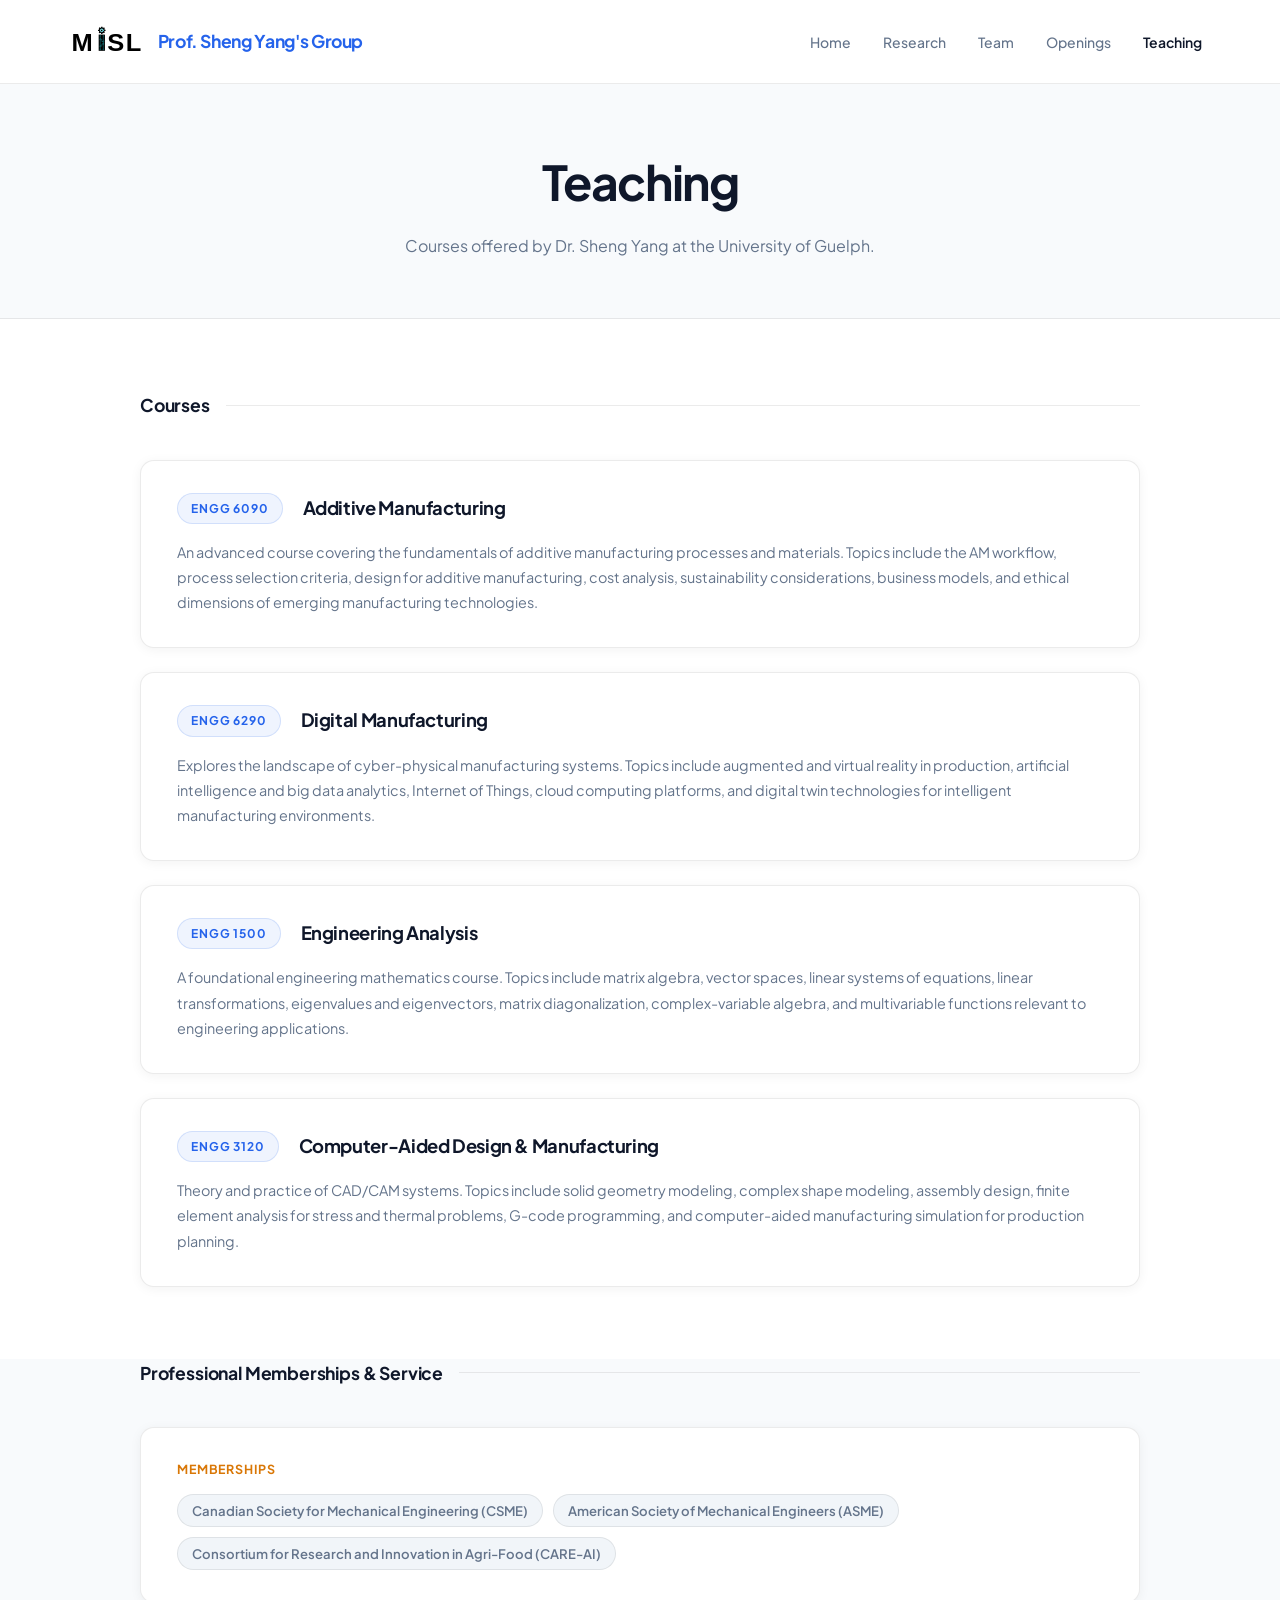
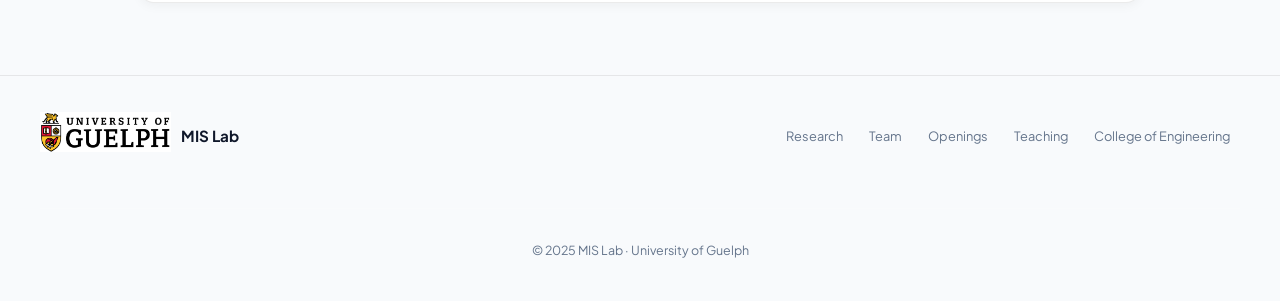
<file: teaching/index.html>
<!doctype html>
<html lang="en">
  <head>
    <meta charset="UTF-8" />
    <meta name="viewport" content="width=device-width, initial-scale=1.0" />
    <link rel="icon" type="image/svg+xml" href="../MISL_black_transparent_simple_pcb_true_mirror_wordmark_only.svg" />
    <title>Teaching | Manufacturing and Intelligent Systems (MIS) Lab</title>
    <meta name="description" content="Courses taught by Dr. Sheng Yang at the University of Guelph — Manufacturing and Intelligent Systems (MIS) Lab." />

    <link rel="preconnect" href="https://fonts.googleapis.com" />
    <link rel="preconnect" href="https://fonts.gstatic.com" crossorigin />
    <link href="https://fonts.googleapis.com/css2?family=Plus+Jakarta+Sans:wght@300;400;500;600;700&display=swap" rel="stylesheet" />

    <link rel="stylesheet" href="../css/styles.css" />

    <style>
      :root {
        --color-bg: #ffffff;
        --color-surface: #f8fafc;
        --color-surface-2: #f1f5f9;
        --color-border: rgba(0,0,0,0.08);
        --color-text: #0f172a;
        --color-muted: #64748b;
        --color-accent: #2563eb;
        --color-accent-2: #0891b2;
        --color-gold: #d97706;
        --radius: 14px;
        --radius-sm: 8px;
        --font: 'Plus Jakarta Sans', sans-serif;
        --transition: 0.25s ease;
        --nav-h: 84px;
      }

      *, *::before, *::after { box-sizing: border-box; margin: 0; padding: 0; }
      html { scroll-behavior: smooth; }
      body { font-family: var(--font); background: var(--color-bg); color: var(--color-text); line-height: 1.6; overflow-x: hidden; }
      a { color: inherit; text-decoration: none; }
      img { max-width: 100%; display: block; }

      /* ─── NAV ─────────────────────────────────────────────────── */
      .nav {
        position: fixed; top: 0; left: 0; right: 0; z-index: 100;
        height: var(--nav-h);
        background: rgba(255,255,255,0.92);
        backdrop-filter: blur(16px);
        border-bottom: 1px solid var(--color-border);
      }
      .nav__container {
        max-width: 1200px; margin: 0 auto; padding: 0 24px;
        height: 100%; display: flex; align-items: center; justify-content: space-between;
      }
      .nav__logo {
        display: flex; align-items: center; gap: 10px;
        font-weight: 700; font-size: 1.1rem; letter-spacing: -0.02em; color: var(--color-text); line-height: 1;
      }
      .nav__logo span { line-height: 1; align-self: center; }
      .nav__logo-icon {
        width: 34px; height: 34px;
        background: linear-gradient(135deg, var(--color-accent), var(--color-accent-2));
        border-radius: 8px; display: flex; align-items: center; justify-content: center;
      }
      .nav__logo-icon svg { width: 18px; height: 18px; }
      .nav__logo-img { height: 36px; width: auto; object-fit: contain; flex-shrink: 0; align-self: center; display: block; position: relative; top: -4px; }
      .nav__links { display: flex; align-items: center; gap: 4px; list-style: none; }
      .nav__link {
        padding: 7px 14px; border-radius: var(--radius-sm);
        font-size: 0.875rem; font-weight: 500; color: var(--color-muted);
        transition: color var(--transition), background var(--transition);
      }
      .nav__link:hover { color: var(--color-text); background: rgba(0,0,0,0.05); }
      .nav__link--active { color: var(--color-text); font-weight: 600; }
      .nav__link--cta { background: var(--color-accent); color: #fff; padding: 7px 16px; }
      .nav__link--cta:hover { background: #1d4ed8; color: #fff; }

      /* ─── PAGE HEADER ─────────────────────────────────────────── */
      .page-header {
        padding-top: calc(var(--nav-h) + 60px);
        padding-bottom: 60px;
        padding-left: 24px; padding-right: 24px;
        background: var(--color-surface);
        border-bottom: 1px solid var(--color-border);
        text-align: center;
      }
      .page-header__title {
        font-size: clamp(2rem, 4vw, 3rem);
        font-weight: 700; letter-spacing: -0.03em; margin-bottom: 12px;
      }
      .page-header__desc { font-size: 1rem; color: var(--color-muted); max-width: 520px; margin: 0 auto; }

      /* ─── SECTIONS ────────────────────────────────────────────── */
      .teaching-section { padding: 72px 24px; }
      .teaching-section + .teaching-section { padding-top: 0; }
      .teaching-section--alt { background: var(--color-surface); }
      .section-inner { max-width: 1000px; margin: 0 auto; }

      .section-divider {
        display: flex; align-items: center; gap: 16px;
        margin-bottom: 40px;
      }
      .section-divider__title {
        font-size: 1.1rem; font-weight: 700; letter-spacing: -0.01em;
        white-space: nowrap; color: var(--color-text);
      }
      .section-divider__line { flex: 1; height: 1px; background: var(--color-border); }

      /* ─── COURSE CARDS ────────────────────────────────────────── */
      .courses-list { display: flex; flex-direction: column; gap: 24px; }

      .course-card {
        background: #ffffff;
        border: 1px solid var(--color-border);
        border-radius: var(--radius);
        padding: 32px 36px;
        box-shadow: 0 2px 12px rgba(0,0,0,0.05);
        transition: box-shadow var(--transition), border-color var(--transition);
      }
      .course-card:hover { box-shadow: 0 8px 32px rgba(37,99,235,0.09); border-color: rgba(37,99,235,0.2); }

      .course-card__header { display: flex; align-items: flex-start; gap: 20px; margin-bottom: 16px; flex-wrap: wrap; }
      .course-card__code {
        font-size: 0.75rem; font-weight: 700; text-transform: uppercase; letter-spacing: 0.07em;
        color: var(--color-accent);
        background: rgba(37,99,235,0.07); border: 1px solid rgba(37,99,235,0.15);
        padding: 5px 13px; border-radius: 100px; white-space: nowrap; flex-shrink: 0;
      }
      .course-card__title { font-size: 1.15rem; font-weight: 700; letter-spacing: -0.02em; color: var(--color-text); }
      .course-card__desc { font-size: 0.9rem; color: var(--color-muted); line-height: 1.75; }

      /* ─── SERVICES ────────────────────────────────────────────── */
      .services-block {
        background: #ffffff;
        border: 1px solid var(--color-border);
        border-radius: var(--radius);
        padding: 32px 36px;
        box-shadow: 0 2px 12px rgba(0,0,0,0.05);
      }
      .services-block__title {
        font-size: 0.78rem; font-weight: 700; text-transform: uppercase;
        letter-spacing: 0.07em; color: var(--color-gold); margin-bottom: 14px;
      }
      .services-list { display: flex; flex-wrap: wrap; gap: 10px; }
      .services-tag {
        font-size: 0.82rem; font-weight: 600; color: var(--color-muted);
        background: var(--color-surface-2); border: 1px solid var(--color-border);
        padding: 5px 14px; border-radius: 100px;
      }

      /* ─── FOOTER ─────────────────────────────────────────────── */
      .footer {
        background: var(--color-surface);
        border-top: 1px solid var(--color-border);
        padding: 40px 24px;
      }
      .footer__content {
        max-width: 1200px; margin: 0 auto;
        display: flex; align-items: center; justify-content: space-between; flex-wrap: wrap; gap: 20px;
      }
      .footer__logo { display: flex; align-items: center; gap: 10px; font-weight: 700; font-size: 0.95rem; color: var(--color-text); }
      .footer__links { display: flex; gap: 6px; flex-wrap: wrap; }
      .footer__link {
        font-size: 0.8rem; color: var(--color-muted); padding: 5px 10px;
        border-radius: 6px; transition: all var(--transition);
      }
      .footer__link:hover { color: var(--color-text); background: rgba(0,0,0,0.05); }
      .footer__copy { font-size: 0.78rem; color: var(--color-muted); }

      /* ─── FADE IN ─────────────────────────────────────────────── */
      .fade-in { opacity: 0; transform: translateY(20px); transition: opacity 0.55s ease, transform 0.55s ease; }
      .fade-in.visible { opacity: 1; transform: translateY(0); }

      /* ─── HAMBURGER ─────────────────────────────────────────── */
      .nav__toggle {
        display: none; flex-direction: column; justify-content: center; gap: 5px;
        background: none; border: none; cursor: pointer;
        padding: 8px; border-radius: var(--radius-sm);
        transition: background var(--transition);
      }
      .nav__toggle:hover { background: rgba(0,0,0,0.05); }
      .nav__toggle span {
        display: block; width: 22px; height: 2px;
        background: var(--color-text); border-radius: 2px;
        transition: all 0.3s ease; transform-origin: center;
      }
      .nav__toggle.open span:nth-child(1) { transform: translateY(7px) rotate(45deg); }
      .nav__toggle.open span:nth-child(2) { opacity: 0; transform: scaleX(0); }
      .nav__toggle.open span:nth-child(3) { transform: translateY(-7px) rotate(-45deg); }

      @media (max-width: 768px) {
        .course-card { padding: 24px 20px; }
        .footer__content { flex-direction: column; align-items: flex-start; }
        .nav__toggle { display: flex; }
        .nav__links {
          display: none; flex-direction: column; gap: 2px;
          position: absolute; top: var(--nav-h); left: 0; right: 0;
          background: rgba(255,255,255,0.97);
          backdrop-filter: blur(16px);
          border-bottom: 1px solid var(--color-border);
          padding: 12px 16px 16px;
          box-shadow: 0 8px 24px rgba(0,0,0,0.08);
        }
        .nav__links.open { display: flex; }
        .nav__link { padding: 11px 16px; font-size: 0.95rem; width: 100%; }
        .nav__link--cta { background: none; color: var(--color-accent); font-weight: 700; padding: 11px 16px; }
      }
    </style>
  </head>

  <body>

    <!-- ── NAV ────────────────────────────────────────────────────── -->
    <nav class="nav">
      <div class="nav__container">
        <a href="../" class="nav__logo">
          <img src="../MISL_black_transparent_simple_pcb_true_mirror_wordmark_only.svg" class="nav__logo-img" alt="MIS Lab logo" />
          <span style="color: var(--color-accent);">Prof. Sheng Yang's Group</span>
        </a>
        <button class="nav__toggle" aria-label="Toggle navigation" aria-expanded="false">
          <span></span><span></span><span></span>
        </button>
        <ul class="nav__links">
          <li><a href="../" class="nav__link">Home</a></li>
          <li><a href="../research/" class="nav__link">Research</a></li>
          <li><a href="../people/" class="nav__link">Team</a></li>

          <li><a href="../opening/" class="nav__link">Openings</a></li>
          <li><a href="../teaching/" class="nav__link nav__link--active">Teaching</a></li>
        </ul>
      </div>
    </nav>

    <!-- ── PAGE HEADER ─────────────────────────────────────────────── -->
    <div class="page-header">
      <h1 class="page-header__title">Teaching</h1>
      <p class="page-header__desc">Courses offered by Dr. Sheng Yang at the University of Guelph.</p>
    </div>

    <!-- ═══════════════════════════════════════════════════════════════
         COURSES
    ════════════════════════════════════════════════════════════════ -->
    <section class="teaching-section">
      <div class="section-inner">
        <div class="section-divider fade-in">
          <span class="section-divider__title">Courses</span>
          <div class="section-divider__line"></div>
        </div>

        <div class="courses-list">

          <div class="course-card fade-in">
            <div class="course-card__header">
              <span class="course-card__code">ENGG 6090</span>
              <div class="course-card__title">Additive Manufacturing</div>
            </div>
            <p class="course-card__desc">
              An advanced course covering the fundamentals of additive manufacturing processes and materials. Topics include the AM workflow, process selection criteria, design for additive manufacturing, cost analysis, sustainability considerations, business models, and ethical dimensions of emerging manufacturing technologies.
            </p>
          </div>

          <div class="course-card fade-in">
            <div class="course-card__header">
              <span class="course-card__code">ENGG 6290</span>
              <div class="course-card__title">Digital Manufacturing</div>
            </div>
            <p class="course-card__desc">
              Explores the landscape of cyber-physical manufacturing systems. Topics include augmented and virtual reality in production, artificial intelligence and big data analytics, Internet of Things, cloud computing platforms, and digital twin technologies for intelligent manufacturing environments.
            </p>
          </div>

          <div class="course-card fade-in">
            <div class="course-card__header">
              <span class="course-card__code">ENGG 1500</span>
              <div class="course-card__title">Engineering Analysis</div>
            </div>
            <p class="course-card__desc">
              A foundational engineering mathematics course. Topics include matrix algebra, vector spaces, linear systems of equations, linear transformations, eigenvalues and eigenvectors, matrix diagonalization, complex-variable algebra, and multivariable functions relevant to engineering applications.
            </p>
          </div>

          <div class="course-card fade-in">
            <div class="course-card__header">
              <span class="course-card__code">ENGG 3120</span>
              <div class="course-card__title">Computer-Aided Design &amp; Manufacturing</div>
            </div>
            <p class="course-card__desc">
              Theory and practice of CAD/CAM systems. Topics include solid geometry modeling, complex shape modeling, assembly design, finite element analysis for stress and thermal problems, G-code programming, and computer-aided manufacturing simulation for production planning.
            </p>
          </div>

        </div>
      </div>
    </section>

    <!-- ═══════════════════════════════════════════════════════════════
         PROFESSIONAL SERVICE
    ════════════════════════════════════════════════════════════════ -->
    <section class="teaching-section teaching-section--alt">
      <div class="section-inner">
        <div class="section-divider fade-in">
          <span class="section-divider__title">Professional Memberships &amp; Service</span>
          <div class="section-divider__line"></div>
        </div>

        <div class="services-block fade-in">
          <div class="services-block__title">Memberships</div>
          <div class="services-list">
            <span class="services-tag">Canadian Society for Mechanical Engineering (CSME)</span>
            <span class="services-tag">American Society of Mechanical Engineers (ASME)</span>
            <span class="services-tag">Consortium for Research and Innovation in Agri-Food (CARE-AI)</span>
          </div>
        </div>
      </div>
    </section>

    <!-- ── FOOTER ──────────────────────────────────────────────────── -->
    <footer class="footer">
      <div class="footer__content">
        <a href="../" class="footer__logo">
          <img src="../images/sponsors/Guelph_icon.jpg" class="nav__logo-img" alt="University of Guelph logo" style="height:40px;" />
          MIS Lab
        </a>
        <div class="footer__links">
          <a href="../research/" class="footer__link">Research</a>
          <a href="../people/" class="footer__link">Team</a>

          <a href="../opening/" class="footer__link">Openings</a>
          <a href="../teaching/" class="footer__link">Teaching</a>
          <a href="https://www.uoguelph.ca/engineering/" target="_blank" class="footer__link">College of Engineering</a>
        </div>
        <div class="footer__copy">© 2025 MIS Lab · University of Guelph</div>
      </div>
    </footer>

    <script>
      const observer = new IntersectionObserver((entries) => {
        entries.forEach((el, i) => {
          if (el.isIntersecting) {
            setTimeout(() => el.target.classList.add('visible'), i * 60);
          }
        });
      }, { threshold: 0.08 });
      document.querySelectorAll('.fade-in').forEach(el => observer.observe(el));

      const toggle = document.querySelector('.nav__toggle');
      const navLinks = document.querySelector('.nav__links');
      toggle.addEventListener('click', () => {
        const open = navLinks.classList.toggle('open');
        toggle.classList.toggle('open', open);
        toggle.setAttribute('aria-expanded', open);
      });
      navLinks.querySelectorAll('.nav__link').forEach(link => {
        link.addEventListener('click', () => {
          navLinks.classList.remove('open');
          toggle.classList.remove('open');
          toggle.setAttribute('aria-expanded', 'false');
        });
      });
      document.addEventListener('click', (e) => {
        if (!e.target.closest('.nav')) {
          navLinks.classList.remove('open');
          toggle.classList.remove('open');
          toggle.setAttribute('aria-expanded', 'false');
        }
      });
    </script>

  </body>
</html>
</file>
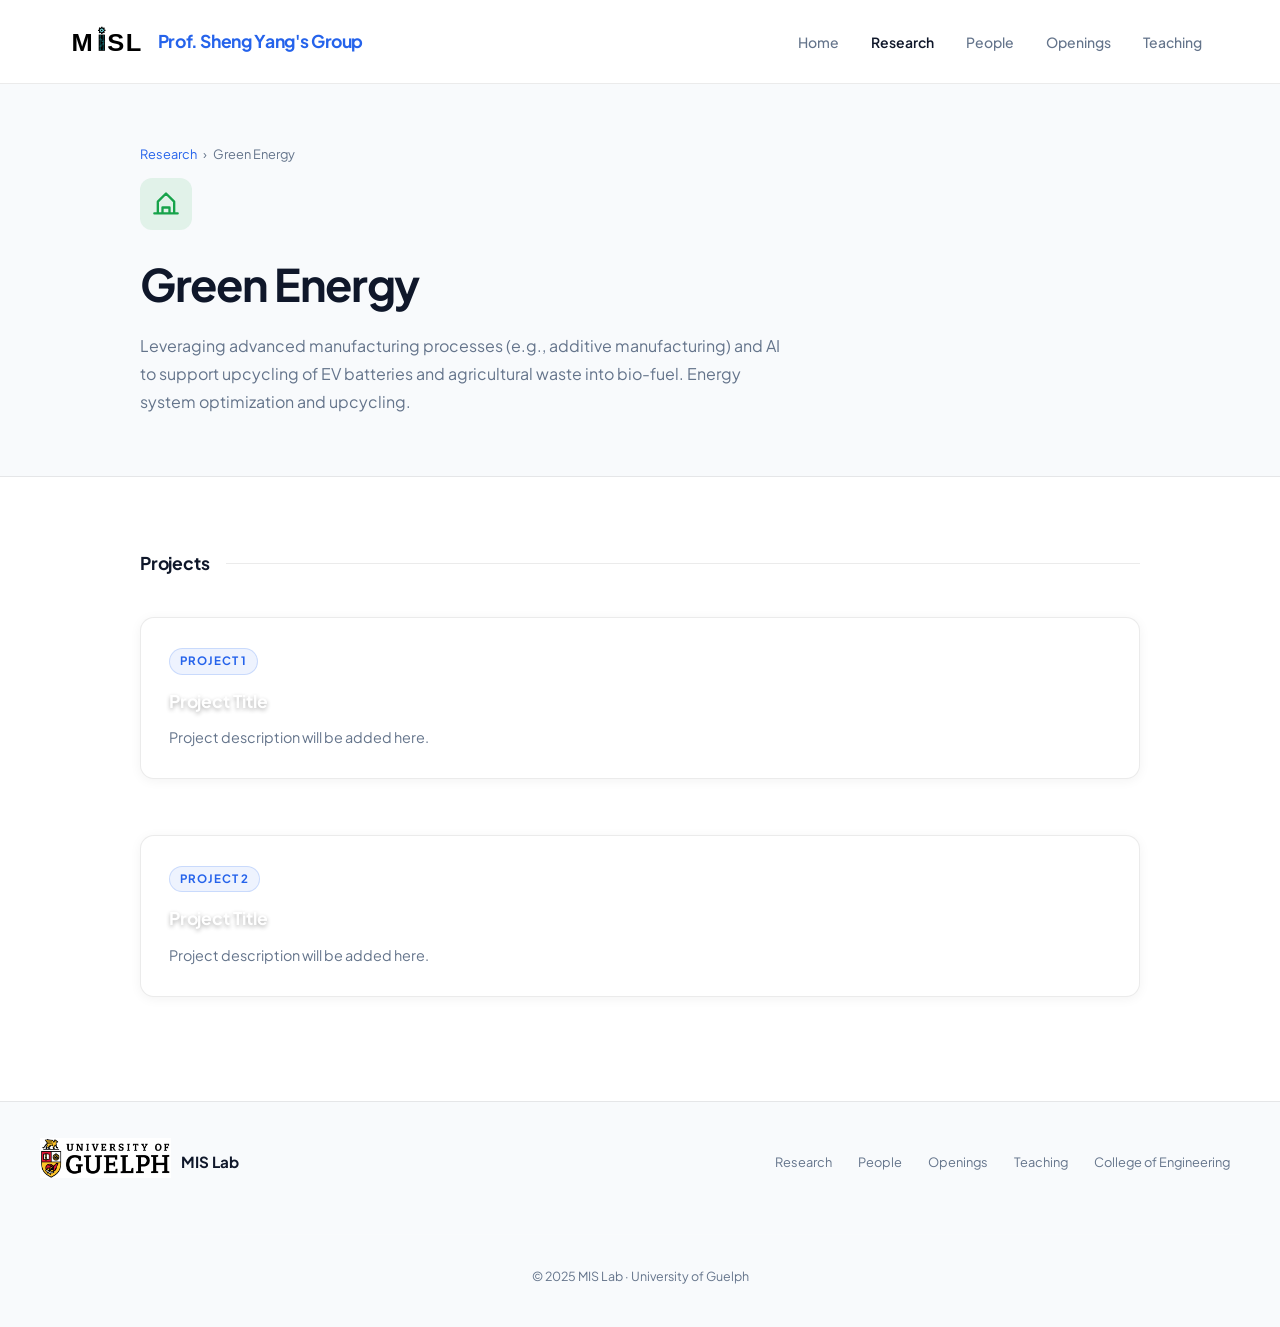
<file: research/green-energy/index.html>
<!doctype html>
<html lang="en">
  <head>
    <meta charset="UTF-8" />
    <meta name="viewport" content="width=device-width, initial-scale=1.0" />
    <link rel="icon" type="image/svg+xml" href="../../MISL_black_transparent_simple_pcb_true_mirror_wordmark_only.svg" />
    <title>Green Energy | MIS Lab</title>
    <meta name="description" content="Green Energy research at the Manufacturing and Intelligent Systems (MIS) Lab, University of Guelph." />

    <link rel="preconnect" href="https://fonts.googleapis.com" />
    <link rel="preconnect" href="https://fonts.gstatic.com" crossorigin />
    <link href="https://fonts.googleapis.com/css2?family=Plus+Jakarta+Sans:wght@300;400;500;600;700&display=swap" rel="stylesheet" />

    <link rel="stylesheet" href="../../css/styles.css" />

    <style>
      :root {
        --color-bg: #ffffff;
        --color-surface: #f8fafc;
        --color-surface-2: #f1f5f9;
        --color-border: rgba(0,0,0,0.08);
        --color-text: #0f172a;
        --color-muted: #64748b;
        --color-accent: #2563eb;
        --color-accent-2: #0891b2;
        --color-gold: #d97706;
        --radius: 14px;
        --radius-sm: 8px;
        --font: 'Plus Jakarta Sans', sans-serif;
        --transition: 0.25s ease;
        --nav-h: 84px;
      }

      *, *::before, *::after { box-sizing: border-box; margin: 0; padding: 0; }
      html { scroll-behavior: smooth; }
      body { font-family: var(--font); background: var(--color-bg); color: var(--color-text); line-height: 1.6; overflow-x: hidden; }
      a { color: inherit; text-decoration: none; }
      img { max-width: 100%; display: block; }

      /* ─── NAV ─────────────────────────────────────────────────── */
      .nav {
        position: fixed; top: 0; left: 0; right: 0; z-index: 100;
        height: var(--nav-h);
        background: rgba(255,255,255,0.92);
        backdrop-filter: blur(16px);
        border-bottom: 1px solid var(--color-border);
      }
      .nav__container {
        max-width: 1200px; margin: 0 auto; padding: 0 24px;
        height: 100%; display: flex; align-items: center; justify-content: space-between;
      }
      .nav__logo {
        display: flex; align-items: center; gap: 10px;
        font-weight: 700; font-size: 1.1rem; letter-spacing: -0.02em; color: var(--color-text); line-height: 1;
      }
      .nav__logo span { line-height: 1; align-self: center; }
      .nav__logo-img { height: 36px; width: auto; object-fit: contain; flex-shrink: 0; align-self: center; display: block; position: relative; top: -4px; }
      .nav__links { display: flex; align-items: center; gap: 4px; list-style: none; }
      .nav__link {
        padding: 7px 14px; border-radius: var(--radius-sm);
        font-size: 0.875rem; font-weight: 500; color: var(--color-muted);
        transition: color var(--transition), background var(--transition);
      }
      .nav__link:hover { color: var(--color-text); background: rgba(0,0,0,0.05); }
      .nav__link--active { color: var(--color-text); font-weight: 600; }

      /* ─── PAGE HEADER ─────────────────────────────────────────── */
      .page-header {
        padding-top: calc(var(--nav-h) + 60px);
        padding-bottom: 60px;
        padding-left: 24px; padding-right: 24px;
        background: var(--color-surface);
        border-bottom: 1px solid var(--color-border);
      }
      .page-header__breadcrumb {
        font-size: 0.8rem; color: var(--color-muted); margin-bottom: 14px;
        display: flex; align-items: center; gap: 6px;
      }
      .page-header__breadcrumb a { color: var(--color-accent); }
      .page-header__breadcrumb a:hover { text-decoration: underline; }
      .page-header__icon {
        width: 52px; height: 52px; border-radius: 12px;
        background: rgba(37,99,235,0.10); color: var(--color-accent);
        display: flex; align-items: center; justify-content: center;
        margin-bottom: 18px;
      }
      .page-header__icon svg { width: 28px; height: 28px; }
      .page-header__title {
        font-size: clamp(1.8rem, 4vw, 2.8rem);
        font-weight: 700; letter-spacing: -0.03em; margin-bottom: 12px;
      }
      .page-header__desc { font-size: 1rem; color: var(--color-muted); max-width: 640px; line-height: 1.75; }

      /* ─── CONTENT ─────────────────────────────────────────────── */
      .content-section { padding: 72px 24px; }
      .content-section--alt { background: var(--color-surface); }
      .section-inner { max-width: 1000px; margin: 0 auto; }

      .section-divider {
        display: flex; align-items: center; gap: 16px;
        margin-bottom: 40px;
      }
      .section-divider__title {
        font-size: 1.1rem; font-weight: 700; letter-spacing: -0.01em;
        white-space: nowrap; color: var(--color-text);
      }
      .section-divider__line { flex: 1; height: 1px; background: var(--color-border); }

      /* ─── PROJECT CARDS ───────────────────────────────────────── */
      .projects-list { display: flex; flex-direction: column; gap: 24px; }
      .project-card {
        background: #ffffff;
        border: 1px solid var(--color-border);
        border-radius: var(--radius);
        padding: 28px 28px;
        box-shadow: 0 2px 12px rgba(0,0,0,0.05);
        transition: box-shadow var(--transition), border-color var(--transition);
      }
      .project-card:hover { box-shadow: 0 8px 32px rgba(37,99,235,0.09); border-color: rgba(37,99,235,0.2); }
      .project-card__num {
        display: inline-flex; align-items: center;
        font-size: 0.72rem; font-weight: 700; letter-spacing: 0.08em;
        text-transform: uppercase; color: var(--color-accent);
        background: rgba(37,99,235,0.08); border: 1px solid rgba(37,99,235,0.18);
        padding: 3px 10px; border-radius: 100px; margin-bottom: 12px;
      }
      .project-card__title { font-size: 1.1rem; font-weight: 700; margin-bottom: 10px; letter-spacing: -0.01em; }
      .project-card__desc { font-size: 0.9rem; color: var(--color-muted); line-height: 1.75; }

      /* ─── FOOTER ─────────────────────────────────────────────── */
      .footer {
        background: var(--color-surface);
        border-top: 1px solid var(--color-border);
        padding: 40px 24px;
      }
      .footer__content {
        max-width: 1200px; margin: 0 auto;
        display: flex; align-items: center; justify-content: space-between; flex-wrap: wrap; gap: 20px;
      }
      .footer__logo { display: flex; align-items: center; gap: 10px; font-weight: 700; font-size: 0.95rem; color: var(--color-text); }
      .footer__links { display: flex; gap: 6px; flex-wrap: wrap; }
      .footer__link {
        font-size: 0.8rem; color: var(--color-muted); padding: 5px 10px;
        border-radius: 6px; transition: all var(--transition);
      }
      .footer__link:hover { color: var(--color-text); background: rgba(0,0,0,0.05); }
      .footer__copy { font-size: 0.78rem; color: var(--color-muted); }

      .fade-in { opacity: 0; transform: translateY(20px); transition: opacity 0.55s ease, transform 0.55s ease; }
      .fade-in.visible { opacity: 1; transform: translateY(0); }

      /* ─── HAMBURGER ─────────────────────────────────────────── */
      .nav__toggle {
        display: none; flex-direction: column; justify-content: center; gap: 5px;
        background: none; border: none; cursor: pointer;
        padding: 8px; border-radius: var(--radius-sm);
        transition: background var(--transition);
      }
      .nav__toggle:hover { background: rgba(0,0,0,0.05); }
      .nav__toggle span {
        display: block; width: 22px; height: 2px;
        background: var(--color-text); border-radius: 2px;
        transition: all 0.3s ease; transform-origin: center;
      }
      .nav__toggle.open span:nth-child(1) { transform: translateY(7px) rotate(45deg); }
      .nav__toggle.open span:nth-child(2) { opacity: 0; transform: scaleX(0); }
      .nav__toggle.open span:nth-child(3) { transform: translateY(-7px) rotate(-45deg); }

      @media (max-width: 768px) {
        .footer__content { flex-direction: column; align-items: flex-start; }
        .nav__toggle { display: flex; }
        .nav__links {
          display: none; flex-direction: column; gap: 2px;
          position: absolute; top: var(--nav-h); left: 0; right: 0;
          background: rgba(255,255,255,0.97);
          backdrop-filter: blur(16px);
          border-bottom: 1px solid var(--color-border);
          padding: 12px 16px 16px;
          box-shadow: 0 8px 24px rgba(0,0,0,0.08);
        }
        .nav__links.open { display: flex; }
        .nav__link { padding: 11px 16px; font-size: 0.95rem; width: 100%; }
      }
    </style>
  </head>

  <body>

    <!-- ── NAV ────────────────────────────────────────────────────── -->
    <nav class="nav">
      <div class="nav__container">
        <a href="../../" class="nav__logo">
          <img src="../../MISL_black_transparent_simple_pcb_true_mirror_wordmark_only.svg" class="nav__logo-img" alt="MIS Lab logo" />
          <span style="color: var(--color-accent);">Prof. Sheng Yang's Group</span>
        </a>
        <button class="nav__toggle" aria-label="Toggle navigation" aria-expanded="false">
          <span></span><span></span><span></span>
        </button>
        <ul class="nav__links">
          <li><a href="../../" class="nav__link">Home</a></li>
          <li><a href="../../research/" class="nav__link nav__link--active">Research</a></li>
          <li><a href="../../people/" class="nav__link">People</a></li>

          <li><a href="../../opening/" class="nav__link">Openings</a></li>
          <li><a href="../../teaching/" class="nav__link">Teaching</a></li>
        </ul>
      </div>
    </nav>

    <!-- ── PAGE HEADER ─────────────────────────────────────────────── -->
    <div class="page-header">
      <div style="max-width:1000px; margin:0 auto;">
        <div class="page-header__breadcrumb">
          <a href="../../research/">Research</a>
          <span>›</span>
          <span>Green Energy</span>
        </div>
        <div class="page-header__icon" style="background:rgba(22,163,74,0.10);color:#16a34a;">
          <svg viewBox="0 0 24 24" fill="none" stroke="currentColor" stroke-width="2" stroke-linecap="round" stroke-linejoin="round">
            <path d="M2 20h20M5 20V10l7-7 7 7v10M9 20v-5h6v5"/>
          </svg>
        </div>
        <h1 class="page-header__title">Green Energy</h1>
        <p class="page-header__desc">
          Leveraging advanced manufacturing processes (e.g., additive manufacturing) and AI to support
          upcycling of EV batteries and agricultural waste into bio-fuel.
          Energy system optimization and upcycling.
        </p>
      </div>
    </div>

    <!-- ── PROJECTS ────────────────────────────────────────────────── -->
    <section class="content-section">
      <div class="section-inner">
        <div class="section-divider fade-in">
          <span class="section-divider__title">Projects</span>
          <div class="section-divider__line"></div>
        </div>

        <div class="projects-list">

          <div class="project-card fade-in">
            <div class="project-card__num">Project 1</div>
            <div class="project-card__title">Project Title</div>
            <p class="project-card__desc">
              Project description will be added here.
            </p>
          </div>

          <div class="project-card fade-in">
            <div class="project-card__num">Project 2</div>
            <div class="project-card__title">Project Title</div>
            <p class="project-card__desc">
              Project description will be added here.
            </p>
          </div>

        </div>
      </div>
    </section>

    <!-- ── FOOTER ──────────────────────────────────────────────────── -->
    <footer class="footer">
      <div class="footer__content">
        <a href="../../" class="footer__logo">
          <img src="../../images/sponsors/Guelph_icon.jpg" class="nav__logo-img" alt="University of Guelph logo" style="height:40px;" />
          MIS Lab
        </a>
        <div class="footer__links">
          <a href="../../research/" class="footer__link">Research</a>
          <a href="../../people/" class="footer__link">People</a>

          <a href="../../opening/" class="footer__link">Openings</a>
          <a href="../../teaching/" class="footer__link">Teaching</a>
          <a href="https://www.uoguelph.ca/engineering/" target="_blank" class="footer__link">College of Engineering</a>
        </div>
        <div class="footer__copy">© 2025 MIS Lab · University of Guelph</div>
      </div>
    </footer>

    <script>
      const observer = new IntersectionObserver((entries) => {
        entries.forEach((el, i) => {
          if (el.isIntersecting) {
            setTimeout(() => el.target.classList.add('visible'), i * 60);
          }
        });
      }, { threshold: 0.08 });
      document.querySelectorAll('.fade-in').forEach(el => observer.observe(el));

      const toggle = document.querySelector('.nav__toggle');
      const navLinks = document.querySelector('.nav__links');
      toggle.addEventListener('click', () => {
        const open = navLinks.classList.toggle('open');
        toggle.classList.toggle('open', open);
        toggle.setAttribute('aria-expanded', open);
      });
      navLinks.querySelectorAll('.nav__link').forEach(link => {
        link.addEventListener('click', () => {
          navLinks.classList.remove('open');
          toggle.classList.remove('open');
          toggle.setAttribute('aria-expanded', 'false');
        });
      });
      document.addEventListener('click', (e) => {
        if (!e.target.closest('.nav')) {
          navLinks.classList.remove('open');
          toggle.classList.remove('open');
          toggle.setAttribute('aria-expanded', 'false');
        }
      });
    </script>

  </body>
</html>
</file>
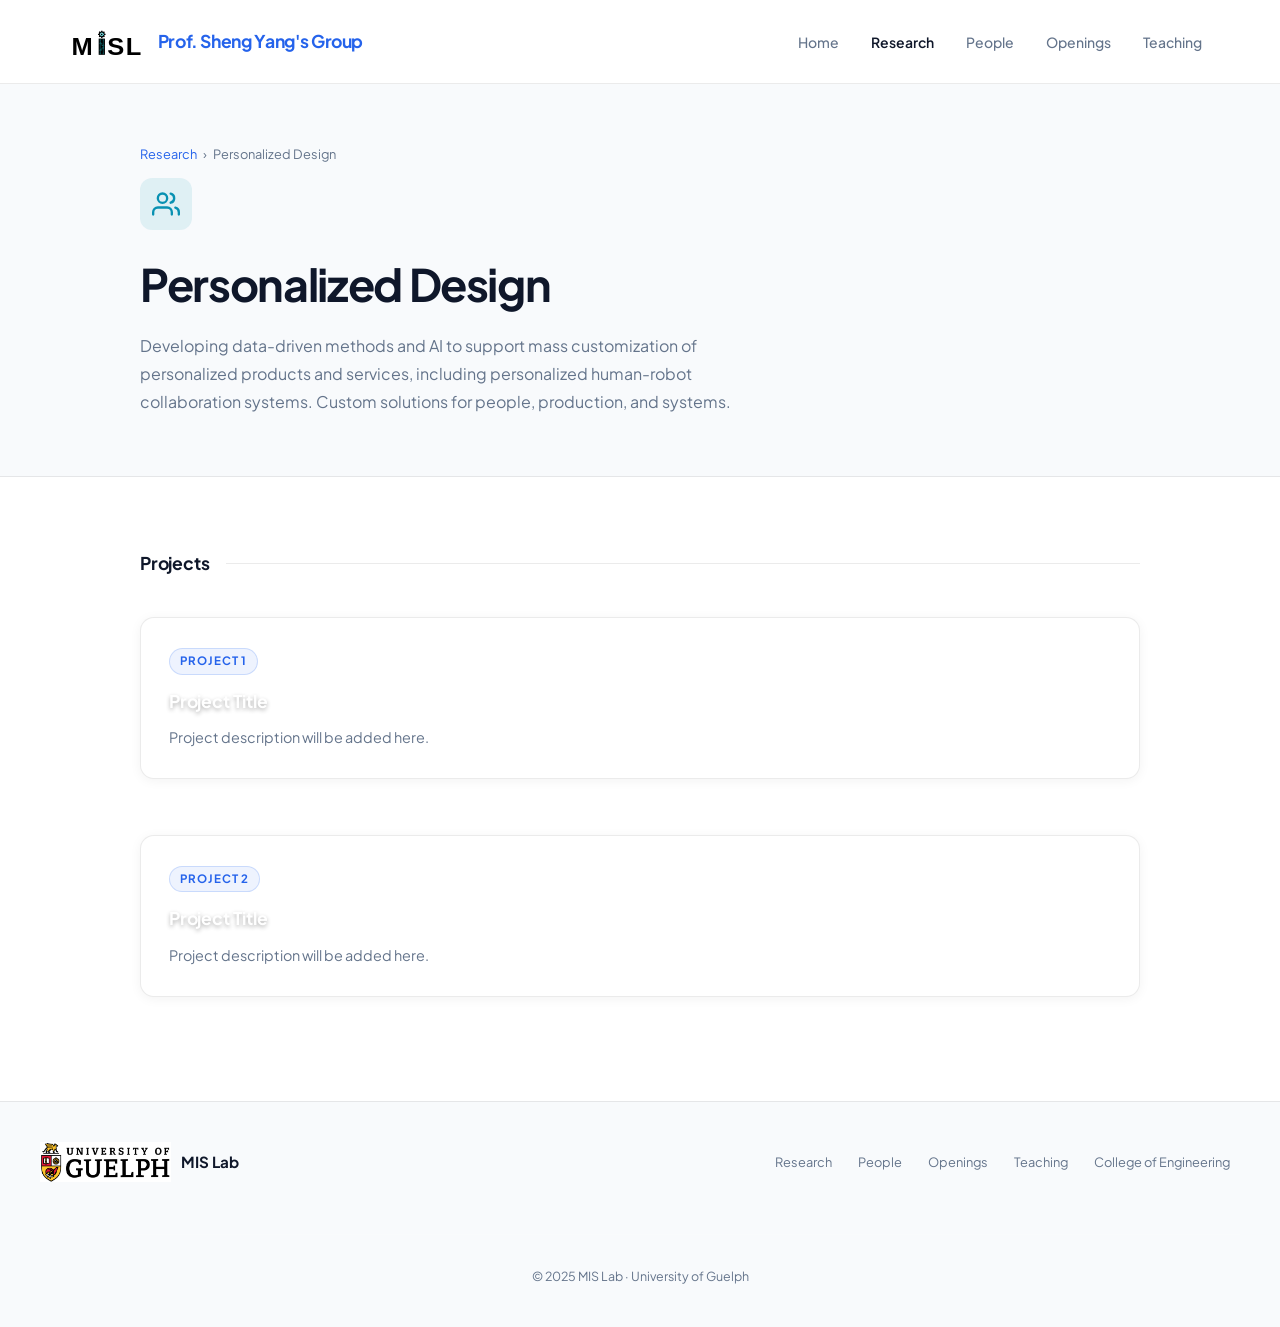
<file: research/personalized-design/index.html>
<!doctype html>
<html lang="en">
  <head>
    <meta charset="UTF-8" />
    <meta name="viewport" content="width=device-width, initial-scale=1.0" />
    <link rel="icon" type="image/svg+xml" href="../../MISL_black_transparent_simple_pcb_true_mirror_wordmark_only.svg" />
    <title>Personalized Design | MIS Lab</title>
    <meta name="description" content="Personalized Design research at the Manufacturing and Intelligent Systems (MIS) Lab, University of Guelph." />

    <link rel="preconnect" href="https://fonts.googleapis.com" />
    <link rel="preconnect" href="https://fonts.gstatic.com" crossorigin />
    <link href="https://fonts.googleapis.com/css2?family=Plus+Jakarta+Sans:wght@300;400;500;600;700&display=swap" rel="stylesheet" />

    <link rel="stylesheet" href="../../css/styles.css" />

    <style>
      :root {
        --color-bg: #ffffff;
        --color-surface: #f8fafc;
        --color-surface-2: #f1f5f9;
        --color-border: rgba(0,0,0,0.08);
        --color-text: #0f172a;
        --color-muted: #64748b;
        --color-accent: #2563eb;
        --color-accent-2: #0891b2;
        --color-gold: #d97706;
        --radius: 14px;
        --radius-sm: 8px;
        --font: 'Plus Jakarta Sans', sans-serif;
        --transition: 0.25s ease;
        --nav-h: 84px;
      }

      *, *::before, *::after { box-sizing: border-box; margin: 0; padding: 0; }
      html { scroll-behavior: smooth; }
      body { font-family: var(--font); background: var(--color-bg); color: var(--color-text); line-height: 1.6; overflow-x: hidden; }
      a { color: inherit; text-decoration: none; }
      img { max-width: 100%; display: block; }

      /* ─── NAV ─────────────────────────────────────────────────── */
      .nav {
        position: fixed; top: 0; left: 0; right: 0; z-index: 100;
        height: var(--nav-h);
        background: rgba(255,255,255,0.92);
        backdrop-filter: blur(16px);
        border-bottom: 1px solid var(--color-border);
      }
      .nav__container {
        max-width: 1200px; margin: 0 auto; padding: 0 24px;
        height: 100%; display: flex; align-items: center; justify-content: space-between;
      }
      .nav__logo {
        display: flex; align-items: center; gap: 10px;
        font-weight: 700; font-size: 1.1rem; letter-spacing: -0.02em; color: var(--color-text); line-height: 1;
      }
      .nav__logo span { line-height: 1; align-self: center; }
      .nav__logo-img { height: 36px; width: auto; object-fit: contain; flex-shrink: 0; }
      .nav__links { display: flex; align-items: center; gap: 4px; list-style: none; }
      .nav__link {
        padding: 7px 14px; border-radius: var(--radius-sm);
        font-size: 0.875rem; font-weight: 500; color: var(--color-muted);
        transition: color var(--transition), background var(--transition);
      }
      .nav__link:hover { color: var(--color-text); background: rgba(0,0,0,0.05); }
      .nav__link--active { color: var(--color-text); font-weight: 600; }

      /* ─── PAGE HEADER ─────────────────────────────────────────── */
      .page-header {
        padding-top: calc(var(--nav-h) + 60px);
        padding-bottom: 60px;
        padding-left: 24px; padding-right: 24px;
        background: var(--color-surface);
        border-bottom: 1px solid var(--color-border);
      }
      .page-header__breadcrumb {
        font-size: 0.8rem; color: var(--color-muted); margin-bottom: 14px;
        display: flex; align-items: center; gap: 6px;
      }
      .page-header__breadcrumb a { color: var(--color-accent); }
      .page-header__breadcrumb a:hover { text-decoration: underline; }
      .page-header__icon {
        width: 52px; height: 52px; border-radius: 12px;
        background: rgba(37,99,235,0.10); color: var(--color-accent);
        display: flex; align-items: center; justify-content: center;
        margin-bottom: 18px;
      }
      .page-header__icon svg { width: 28px; height: 28px; }
      .page-header__title {
        font-size: clamp(1.8rem, 4vw, 2.8rem);
        font-weight: 700; letter-spacing: -0.03em; margin-bottom: 12px;
      }
      .page-header__desc { font-size: 1rem; color: var(--color-muted); max-width: 640px; line-height: 1.75; }

      /* ─── CONTENT ─────────────────────────────────────────────── */
      .content-section { padding: 72px 24px; }
      .content-section--alt { background: var(--color-surface); }
      .section-inner { max-width: 1000px; margin: 0 auto; }

      .section-divider {
        display: flex; align-items: center; gap: 16px;
        margin-bottom: 40px;
      }
      .section-divider__title {
        font-size: 1.1rem; font-weight: 700; letter-spacing: -0.01em;
        white-space: nowrap; color: var(--color-text);
      }
      .section-divider__line { flex: 1; height: 1px; background: var(--color-border); }

      /* ─── PROJECT CARDS ───────────────────────────────────────── */
      .projects-list { display: flex; flex-direction: column; gap: 24px; }
      .project-card {
        background: #ffffff;
        border: 1px solid var(--color-border);
        border-radius: var(--radius);
        padding: 28px 28px;
        box-shadow: 0 2px 12px rgba(0,0,0,0.05);
        transition: box-shadow var(--transition), border-color var(--transition);
      }
      .project-card:hover { box-shadow: 0 8px 32px rgba(37,99,235,0.09); border-color: rgba(37,99,235,0.2); }
      .project-card__num {
        display: inline-flex; align-items: center;
        font-size: 0.72rem; font-weight: 700; letter-spacing: 0.08em;
        text-transform: uppercase; color: var(--color-accent);
        background: rgba(37,99,235,0.08); border: 1px solid rgba(37,99,235,0.18);
        padding: 3px 10px; border-radius: 100px; margin-bottom: 12px;
      }
      .project-card__title { font-size: 1.1rem; font-weight: 700; margin-bottom: 10px; letter-spacing: -0.01em; }
      .project-card__desc { font-size: 0.9rem; color: var(--color-muted); line-height: 1.75; }

      /* ─── FOOTER ─────────────────────────────────────────────── */
      .footer {
        background: var(--color-surface);
        border-top: 1px solid var(--color-border);
        padding: 40px 24px;
      }
      .footer__content {
        max-width: 1200px; margin: 0 auto;
        display: flex; align-items: center; justify-content: space-between; flex-wrap: wrap; gap: 20px;
      }
      .footer__logo { display: flex; align-items: center; gap: 10px; font-weight: 700; font-size: 0.95rem; color: var(--color-text); }
      .footer__links { display: flex; gap: 6px; flex-wrap: wrap; }
      .footer__link {
        font-size: 0.8rem; color: var(--color-muted); padding: 5px 10px;
        border-radius: 6px; transition: all var(--transition);
      }
      .footer__link:hover { color: var(--color-text); background: rgba(0,0,0,0.05); }
      .footer__copy { font-size: 0.78rem; color: var(--color-muted); }

      .fade-in { opacity: 0; transform: translateY(20px); transition: opacity 0.55s ease, transform 0.55s ease; }
      .fade-in.visible { opacity: 1; transform: translateY(0); }

      /* ─── HAMBURGER ─────────────────────────────────────────── */
      .nav__toggle {
        display: none; flex-direction: column; justify-content: center; gap: 5px;
        background: none; border: none; cursor: pointer;
        padding: 8px; border-radius: var(--radius-sm);
        transition: background var(--transition);
      }
      .nav__toggle:hover { background: rgba(0,0,0,0.05); }
      .nav__toggle span {
        display: block; width: 22px; height: 2px;
        background: var(--color-text); border-radius: 2px;
        transition: all 0.3s ease; transform-origin: center;
      }
      .nav__toggle.open span:nth-child(1) { transform: translateY(7px) rotate(45deg); }
      .nav__toggle.open span:nth-child(2) { opacity: 0; transform: scaleX(0); }
      .nav__toggle.open span:nth-child(3) { transform: translateY(-7px) rotate(-45deg); }

      @media (max-width: 768px) {
        .footer__content { flex-direction: column; align-items: flex-start; }
        .nav__toggle { display: flex; }
        .nav__links {
          display: none; flex-direction: column; gap: 2px;
          position: absolute; top: var(--nav-h); left: 0; right: 0;
          background: rgba(255,255,255,0.97);
          backdrop-filter: blur(16px);
          border-bottom: 1px solid var(--color-border);
          padding: 12px 16px 16px;
          box-shadow: 0 8px 24px rgba(0,0,0,0.08);
        }
        .nav__links.open { display: flex; }
        .nav__link { padding: 11px 16px; font-size: 0.95rem; width: 100%; }
      }
    </style>
  </head>

  <body>

    <!-- ── NAV ────────────────────────────────────────────────────── -->
    <nav class="nav">
      <div class="nav__container">
        <a href="../../" class="nav__logo">
          <img src="../../MISL_black_transparent_simple_pcb_true_mirror_wordmark_only.svg" class="nav__logo-img" alt="MIS Lab logo" />
          <span style="color: var(--color-accent);">Prof. Sheng Yang's Group</span>
        </a>
        <button class="nav__toggle" aria-label="Toggle navigation" aria-expanded="false">
          <span></span><span></span><span></span>
        </button>
        <ul class="nav__links">
          <li><a href="../../" class="nav__link">Home</a></li>
          <li><a href="../../research/" class="nav__link nav__link--active">Research</a></li>
          <li><a href="../../people/" class="nav__link">People</a></li>

          <li><a href="../../opening/" class="nav__link">Openings</a></li>
          <li><a href="../../teaching/" class="nav__link">Teaching</a></li>
        </ul>
      </div>
    </nav>

    <!-- ── PAGE HEADER ─────────────────────────────────────────────── -->
    <div class="page-header">
      <div style="max-width:1000px; margin:0 auto;">
        <div class="page-header__breadcrumb">
          <a href="../../research/">Research</a>
          <span>›</span>
          <span>Personalized Design</span>
        </div>
        <div class="page-header__icon" style="background:rgba(8,145,178,0.10);color:var(--color-accent-2);">
          <svg viewBox="0 0 24 24" fill="none" stroke="currentColor" stroke-width="2" stroke-linecap="round" stroke-linejoin="round">
            <path d="M17 21v-2a4 4 0 0 0-4-4H5a4 4 0 0 0-4 4v2"/><circle cx="9" cy="7" r="4"/>
            <path d="M23 21v-2a4 4 0 0 0-3-3.87"/><path d="M16 3.13a4 4 0 0 1 0 7.75"/>
          </svg>
        </div>
        <h1 class="page-header__title">Personalized Design</h1>
        <p class="page-header__desc">
          Developing data-driven methods and AI to support mass customization of personalized
          products and services, including personalized human-robot collaboration systems.
          Custom solutions for people, production, and systems.
        </p>
      </div>
    </div>

    <!-- ── PROJECTS ────────────────────────────────────────────────── -->
    <section class="content-section">
      <div class="section-inner">
        <div class="section-divider fade-in">
          <span class="section-divider__title">Projects</span>
          <div class="section-divider__line"></div>
        </div>

        <div class="projects-list">

          <div class="project-card fade-in">
            <div class="project-card__num">Project 1</div>
            <div class="project-card__title">Project Title</div>
            <p class="project-card__desc">
              Project description will be added here.
            </p>
          </div>

          <div class="project-card fade-in">
            <div class="project-card__num">Project 2</div>
            <div class="project-card__title">Project Title</div>
            <p class="project-card__desc">
              Project description will be added here.
            </p>
          </div>

        </div>
      </div>
    </section>

    <!-- ── FOOTER ──────────────────────────────────────────────────── -->
    <footer class="footer">
      <div class="footer__content">
        <a href="../../" class="footer__logo">
          <img src="../../images/sponsors/Guelph_icon.jpg" class="nav__logo-img" alt="University of Guelph logo" style="height:40px;" />
          MIS Lab
        </a>
        <div class="footer__links">
          <a href="../../research/" class="footer__link">Research</a>
          <a href="../../people/" class="footer__link">People</a>

          <a href="../../opening/" class="footer__link">Openings</a>
          <a href="../../teaching/" class="footer__link">Teaching</a>
          <a href="https://www.uoguelph.ca/engineering/" target="_blank" class="footer__link">College of Engineering</a>
        </div>
        <div class="footer__copy">© 2025 MIS Lab · University of Guelph</div>
      </div>
    </footer>

    <script>
      const observer = new IntersectionObserver((entries) => {
        entries.forEach((el, i) => {
          if (el.isIntersecting) {
            setTimeout(() => el.target.classList.add('visible'), i * 60);
          }
        });
      }, { threshold: 0.08 });
      document.querySelectorAll('.fade-in').forEach(el => observer.observe(el));

      const toggle = document.querySelector('.nav__toggle');
      const navLinks = document.querySelector('.nav__links');
      toggle.addEventListener('click', () => {
        const open = navLinks.classList.toggle('open');
        toggle.classList.toggle('open', open);
        toggle.setAttribute('aria-expanded', open);
      });
      navLinks.querySelectorAll('.nav__link').forEach(link => {
        link.addEventListener('click', () => {
          navLinks.classList.remove('open');
          toggle.classList.remove('open');
          toggle.setAttribute('aria-expanded', 'false');
        });
      });
      document.addEventListener('click', (e) => {
        if (!e.target.closest('.nav')) {
          navLinks.classList.remove('open');
          toggle.classList.remove('open');
          toggle.setAttribute('aria-expanded', 'false');
        }
      });
    </script>

  </body>
</html>
</file>
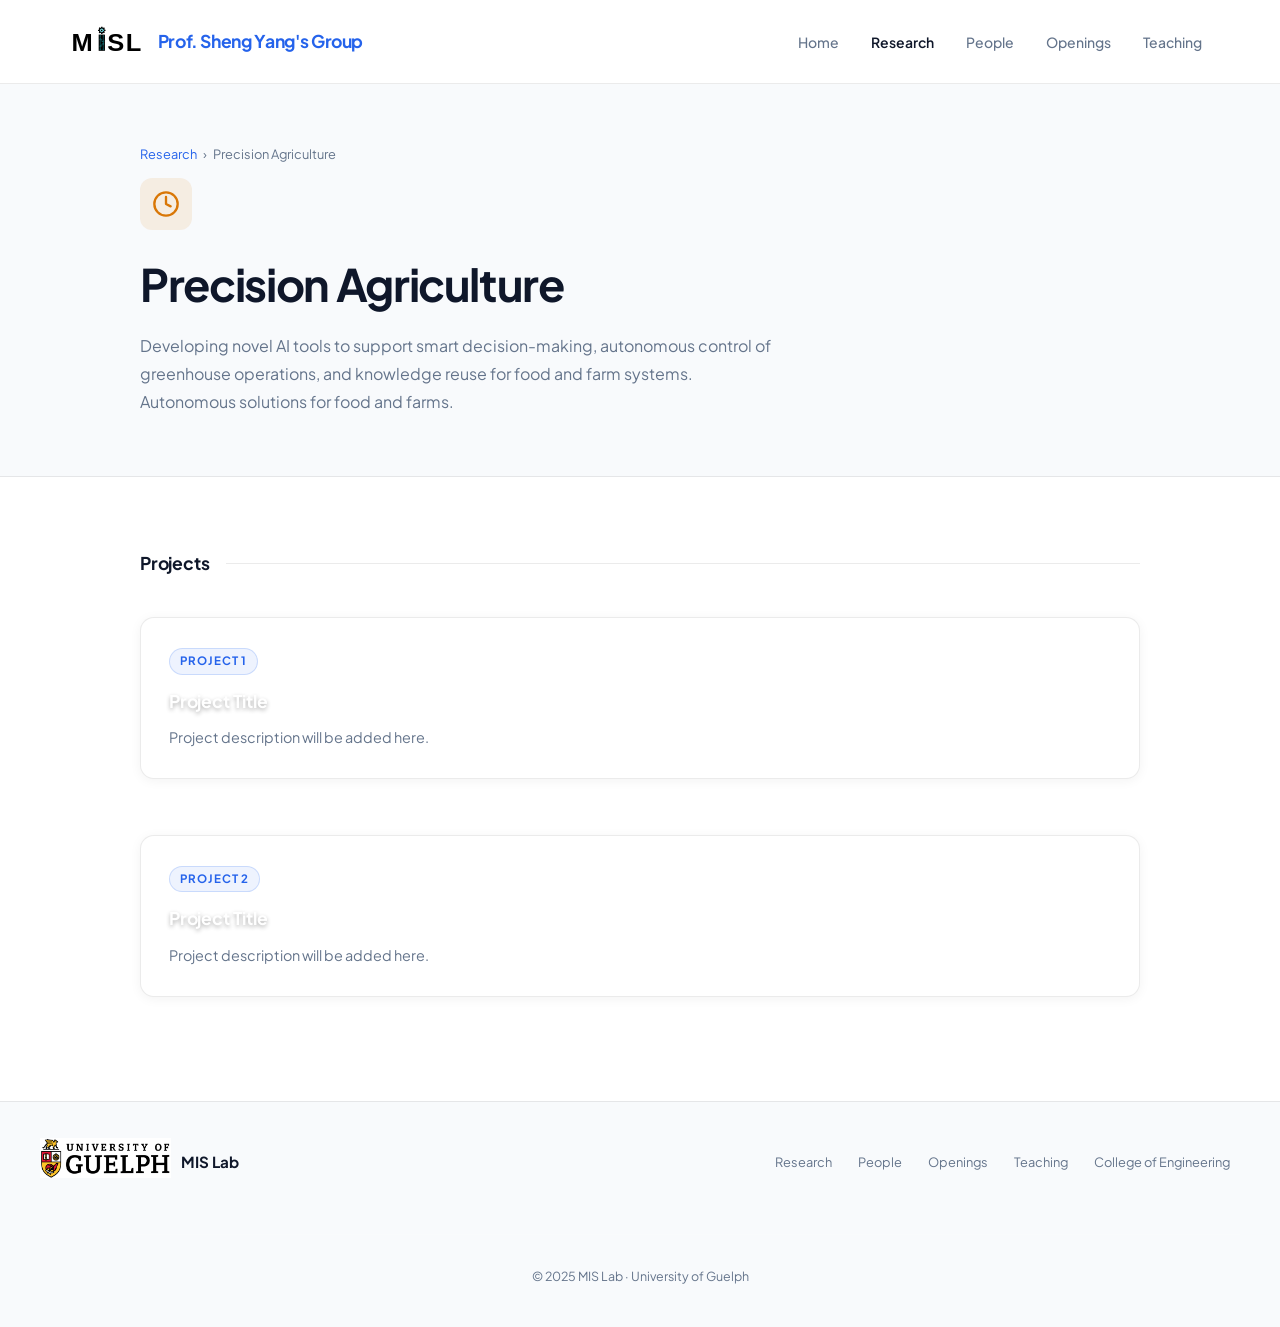
<file: research/precision-agriculture/index.html>
<!doctype html>
<html lang="en">
  <head>
    <meta charset="UTF-8" />
    <meta name="viewport" content="width=device-width, initial-scale=1.0" />
    <link rel="icon" type="image/svg+xml" href="../../MISL_black_transparent_simple_pcb_true_mirror_wordmark_only.svg" />
    <title>Precision Agriculture | MIS Lab</title>
    <meta name="description" content="Precision Agriculture research at the Manufacturing and Intelligent Systems (MIS) Lab, University of Guelph." />

    <link rel="preconnect" href="https://fonts.googleapis.com" />
    <link rel="preconnect" href="https://fonts.gstatic.com" crossorigin />
    <link href="https://fonts.googleapis.com/css2?family=Plus+Jakarta+Sans:wght@300;400;500;600;700&display=swap" rel="stylesheet" />

    <link rel="stylesheet" href="../../css/styles.css" />

    <style>
      :root {
        --color-bg: #ffffff;
        --color-surface: #f8fafc;
        --color-surface-2: #f1f5f9;
        --color-border: rgba(0,0,0,0.08);
        --color-text: #0f172a;
        --color-muted: #64748b;
        --color-accent: #2563eb;
        --color-accent-2: #0891b2;
        --color-gold: #d97706;
        --radius: 14px;
        --radius-sm: 8px;
        --font: 'Plus Jakarta Sans', sans-serif;
        --transition: 0.25s ease;
        --nav-h: 84px;
      }

      *, *::before, *::after { box-sizing: border-box; margin: 0; padding: 0; }
      html { scroll-behavior: smooth; }
      body { font-family: var(--font); background: var(--color-bg); color: var(--color-text); line-height: 1.6; overflow-x: hidden; }
      a { color: inherit; text-decoration: none; }
      img { max-width: 100%; display: block; }

      /* ─── NAV ─────────────────────────────────────────────────── */
      .nav {
        position: fixed; top: 0; left: 0; right: 0; z-index: 100;
        height: var(--nav-h);
        background: rgba(255,255,255,0.92);
        backdrop-filter: blur(16px);
        border-bottom: 1px solid var(--color-border);
      }
      .nav__container {
        max-width: 1200px; margin: 0 auto; padding: 0 24px;
        height: 100%; display: flex; align-items: center; justify-content: space-between;
      }
      .nav__logo {
        display: flex; align-items: center; gap: 10px;
        font-weight: 700; font-size: 1.1rem; letter-spacing: -0.02em; color: var(--color-text); line-height: 1;
      }
      .nav__logo span { line-height: 1; align-self: center; }
      .nav__logo-img { height: 36px; width: auto; object-fit: contain; flex-shrink: 0; align-self: center; display: block; position: relative; top: -4px; }
      .nav__links { display: flex; align-items: center; gap: 4px; list-style: none; }
      .nav__link {
        padding: 7px 14px; border-radius: var(--radius-sm);
        font-size: 0.875rem; font-weight: 500; color: var(--color-muted);
        transition: color var(--transition), background var(--transition);
      }
      .nav__link:hover { color: var(--color-text); background: rgba(0,0,0,0.05); }
      .nav__link--active { color: var(--color-text); font-weight: 600; }

      /* ─── PAGE HEADER ─────────────────────────────────────────── */
      .page-header {
        padding-top: calc(var(--nav-h) + 60px);
        padding-bottom: 60px;
        padding-left: 24px; padding-right: 24px;
        background: var(--color-surface);
        border-bottom: 1px solid var(--color-border);
      }
      .page-header__breadcrumb {
        font-size: 0.8rem; color: var(--color-muted); margin-bottom: 14px;
        display: flex; align-items: center; gap: 6px;
      }
      .page-header__breadcrumb a { color: var(--color-accent); }
      .page-header__breadcrumb a:hover { text-decoration: underline; }
      .page-header__icon {
        width: 52px; height: 52px; border-radius: 12px;
        background: rgba(37,99,235,0.10); color: var(--color-accent);
        display: flex; align-items: center; justify-content: center;
        margin-bottom: 18px;
      }
      .page-header__icon svg { width: 28px; height: 28px; }
      .page-header__title {
        font-size: clamp(1.8rem, 4vw, 2.8rem);
        font-weight: 700; letter-spacing: -0.03em; margin-bottom: 12px;
      }
      .page-header__desc { font-size: 1rem; color: var(--color-muted); max-width: 640px; line-height: 1.75; }

      /* ─── CONTENT ─────────────────────────────────────────────── */
      .content-section { padding: 72px 24px; }
      .content-section--alt { background: var(--color-surface); }
      .section-inner { max-width: 1000px; margin: 0 auto; }

      .section-divider {
        display: flex; align-items: center; gap: 16px;
        margin-bottom: 40px;
      }
      .section-divider__title {
        font-size: 1.1rem; font-weight: 700; letter-spacing: -0.01em;
        white-space: nowrap; color: var(--color-text);
      }
      .section-divider__line { flex: 1; height: 1px; background: var(--color-border); }

      /* ─── PROJECT CARDS ───────────────────────────────────────── */
      .projects-list { display: flex; flex-direction: column; gap: 24px; }
      .project-card {
        background: #ffffff;
        border: 1px solid var(--color-border);
        border-radius: var(--radius);
        padding: 28px 28px;
        box-shadow: 0 2px 12px rgba(0,0,0,0.05);
        transition: box-shadow var(--transition), border-color var(--transition);
      }
      .project-card:hover { box-shadow: 0 8px 32px rgba(37,99,235,0.09); border-color: rgba(37,99,235,0.2); }
      .project-card__num {
        display: inline-flex; align-items: center;
        font-size: 0.72rem; font-weight: 700; letter-spacing: 0.08em;
        text-transform: uppercase; color: var(--color-accent);
        background: rgba(37,99,235,0.08); border: 1px solid rgba(37,99,235,0.18);
        padding: 3px 10px; border-radius: 100px; margin-bottom: 12px;
      }
      .project-card__title { font-size: 1.1rem; font-weight: 700; margin-bottom: 10px; letter-spacing: -0.01em; }
      .project-card__desc { font-size: 0.9rem; color: var(--color-muted); line-height: 1.75; }

      /* ─── FOOTER ─────────────────────────────────────────────── */
      .footer {
        background: var(--color-surface);
        border-top: 1px solid var(--color-border);
        padding: 40px 24px;
      }
      .footer__content {
        max-width: 1200px; margin: 0 auto;
        display: flex; align-items: center; justify-content: space-between; flex-wrap: wrap; gap: 20px;
      }
      .footer__logo { display: flex; align-items: center; gap: 10px; font-weight: 700; font-size: 0.95rem; color: var(--color-text); }
      .footer__links { display: flex; gap: 6px; flex-wrap: wrap; }
      .footer__link {
        font-size: 0.8rem; color: var(--color-muted); padding: 5px 10px;
        border-radius: 6px; transition: all var(--transition);
      }
      .footer__link:hover { color: var(--color-text); background: rgba(0,0,0,0.05); }
      .footer__copy { font-size: 0.78rem; color: var(--color-muted); }

      .fade-in { opacity: 0; transform: translateY(20px); transition: opacity 0.55s ease, transform 0.55s ease; }
      .fade-in.visible { opacity: 1; transform: translateY(0); }

      /* ─── HAMBURGER ─────────────────────────────────────────── */
      .nav__toggle {
        display: none; flex-direction: column; justify-content: center; gap: 5px;
        background: none; border: none; cursor: pointer;
        padding: 8px; border-radius: var(--radius-sm);
        transition: background var(--transition);
      }
      .nav__toggle:hover { background: rgba(0,0,0,0.05); }
      .nav__toggle span {
        display: block; width: 22px; height: 2px;
        background: var(--color-text); border-radius: 2px;
        transition: all 0.3s ease; transform-origin: center;
      }
      .nav__toggle.open span:nth-child(1) { transform: translateY(7px) rotate(45deg); }
      .nav__toggle.open span:nth-child(2) { opacity: 0; transform: scaleX(0); }
      .nav__toggle.open span:nth-child(3) { transform: translateY(-7px) rotate(-45deg); }

      @media (max-width: 768px) {
        .footer__content { flex-direction: column; align-items: flex-start; }
        .nav__toggle { display: flex; }
        .nav__links {
          display: none; flex-direction: column; gap: 2px;
          position: absolute; top: var(--nav-h); left: 0; right: 0;
          background: rgba(255,255,255,0.97);
          backdrop-filter: blur(16px);
          border-bottom: 1px solid var(--color-border);
          padding: 12px 16px 16px;
          box-shadow: 0 8px 24px rgba(0,0,0,0.08);
        }
        .nav__links.open { display: flex; }
        .nav__link { padding: 11px 16px; font-size: 0.95rem; width: 100%; }
      }
    </style>
  </head>

  <body>

    <!-- ── NAV ────────────────────────────────────────────────────── -->
    <nav class="nav">
      <div class="nav__container">
        <a href="../../" class="nav__logo">
          <img src="../../MISL_black_transparent_simple_pcb_true_mirror_wordmark_only.svg" class="nav__logo-img" alt="MIS Lab logo" />
          <span style="color: var(--color-accent);">Prof. Sheng Yang's Group</span>
        </a>
        <button class="nav__toggle" aria-label="Toggle navigation" aria-expanded="false">
          <span></span><span></span><span></span>
        </button>
        <ul class="nav__links">
          <li><a href="../../" class="nav__link">Home</a></li>
          <li><a href="../../research/" class="nav__link nav__link--active">Research</a></li>
          <li><a href="../../people/" class="nav__link">People</a></li>

          <li><a href="../../opening/" class="nav__link">Openings</a></li>
          <li><a href="../../teaching/" class="nav__link">Teaching</a></li>
        </ul>
      </div>
    </nav>

    <!-- ── PAGE HEADER ─────────────────────────────────────────────── -->
    <div class="page-header">
      <div style="max-width:1000px; margin:0 auto;">
        <div class="page-header__breadcrumb">
          <a href="../../research/">Research</a>
          <span>›</span>
          <span>Precision Agriculture</span>
        </div>
        <div class="page-header__icon" style="background:rgba(217,119,6,0.10);color:var(--color-gold);">
          <svg viewBox="0 0 24 24" fill="none" stroke="currentColor" stroke-width="2" stroke-linecap="round" stroke-linejoin="round">
            <path d="M12 2a10 10 0 1 0 10 10A10 10 0 0 0 12 2z"/><path d="M12 6v6l4 2"/>
          </svg>
        </div>
        <h1 class="page-header__title">Precision Agriculture</h1>
        <p class="page-header__desc">
          Developing novel AI tools to support smart decision-making, autonomous control of greenhouse
          operations, and knowledge reuse for food and farm systems.
          Autonomous solutions for food and farms.
        </p>
      </div>
    </div>

    <!-- ── PROJECTS ────────────────────────────────────────────────── -->
    <section class="content-section">
      <div class="section-inner">
        <div class="section-divider fade-in">
          <span class="section-divider__title">Projects</span>
          <div class="section-divider__line"></div>
        </div>

        <div class="projects-list">

          <div class="project-card fade-in">
            <div class="project-card__num">Project 1</div>
            <div class="project-card__title">Project Title</div>
            <p class="project-card__desc">
              Project description will be added here.
            </p>
          </div>

          <div class="project-card fade-in">
            <div class="project-card__num">Project 2</div>
            <div class="project-card__title">Project Title</div>
            <p class="project-card__desc">
              Project description will be added here.
            </p>
          </div>

        </div>
      </div>
    </section>

    <!-- ── FOOTER ──────────────────────────────────────────────────── -->
    <footer class="footer">
      <div class="footer__content">
        <a href="../../" class="footer__logo">
          <img src="../../images/sponsors/Guelph_icon.jpg" class="nav__logo-img" alt="University of Guelph logo" style="height:40px;" />
          MIS Lab
        </a>
        <div class="footer__links">
          <a href="../../research/" class="footer__link">Research</a>
          <a href="../../people/" class="footer__link">People</a>

          <a href="../../opening/" class="footer__link">Openings</a>
          <a href="../../teaching/" class="footer__link">Teaching</a>
          <a href="https://www.uoguelph.ca/engineering/" target="_blank" class="footer__link">College of Engineering</a>
        </div>
        <div class="footer__copy">© 2025 MIS Lab · University of Guelph</div>
      </div>
    </footer>

    <script>
      const observer = new IntersectionObserver((entries) => {
        entries.forEach((el, i) => {
          if (el.isIntersecting) {
            setTimeout(() => el.target.classList.add('visible'), i * 60);
          }
        });
      }, { threshold: 0.08 });
      document.querySelectorAll('.fade-in').forEach(el => observer.observe(el));

      const toggle = document.querySelector('.nav__toggle');
      const navLinks = document.querySelector('.nav__links');
      toggle.addEventListener('click', () => {
        const open = navLinks.classList.toggle('open');
        toggle.classList.toggle('open', open);
        toggle.setAttribute('aria-expanded', open);
      });
      navLinks.querySelectorAll('.nav__link').forEach(link => {
        link.addEventListener('click', () => {
          navLinks.classList.remove('open');
          toggle.classList.remove('open');
          toggle.setAttribute('aria-expanded', 'false');
        });
      });
      document.addEventListener('click', (e) => {
        if (!e.target.closest('.nav')) {
          navLinks.classList.remove('open');
          toggle.classList.remove('open');
          toggle.setAttribute('aria-expanded', 'false');
        }
      });
    </script>

  </body>
</html>
</file>
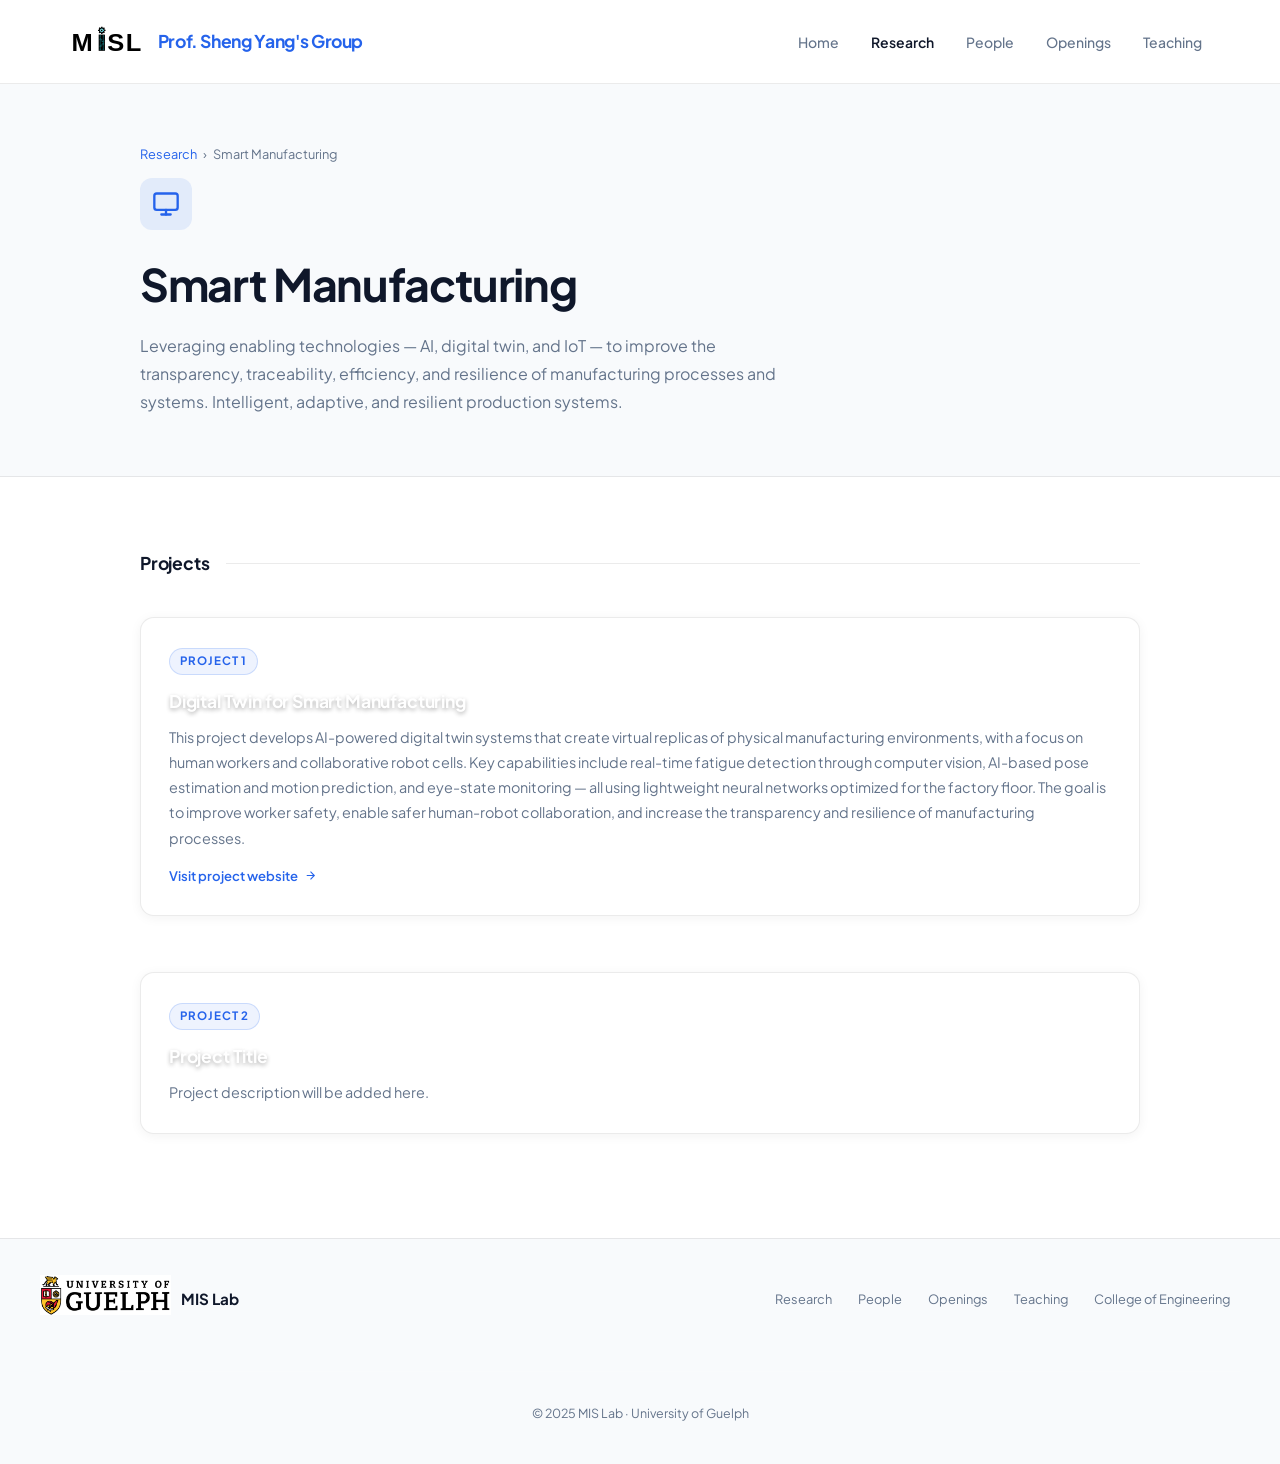
<file: research/smart-manufacturing/index.html>
<!doctype html>
<html lang="en">
  <head>
    <meta charset="UTF-8" />
    <meta name="viewport" content="width=device-width, initial-scale=1.0" />
    <link rel="icon" type="image/svg+xml" href="../../MISL_black_transparent_simple_pcb_true_mirror_wordmark_only.svg" />
    <title>Smart Manufacturing | MIS Lab</title>
    <meta name="description" content="Smart Manufacturing research at the Manufacturing and Intelligent Systems (MIS) Lab, University of Guelph." />

    <link rel="preconnect" href="https://fonts.googleapis.com" />
    <link rel="preconnect" href="https://fonts.gstatic.com" crossorigin />
    <link href="https://fonts.googleapis.com/css2?family=Plus+Jakarta+Sans:wght@300;400;500;600;700&display=swap" rel="stylesheet" />

    <link rel="stylesheet" href="../../css/styles.css" />

    <style>
      :root {
        --color-bg: #ffffff;
        --color-surface: #f8fafc;
        --color-surface-2: #f1f5f9;
        --color-border: rgba(0,0,0,0.08);
        --color-text: #0f172a;
        --color-muted: #64748b;
        --color-accent: #2563eb;
        --color-accent-2: #0891b2;
        --color-gold: #d97706;
        --radius: 14px;
        --radius-sm: 8px;
        --font: 'Plus Jakarta Sans', sans-serif;
        --transition: 0.25s ease;
        --nav-h: 84px;
      }

      *, *::before, *::after { box-sizing: border-box; margin: 0; padding: 0; }
      html { scroll-behavior: smooth; }
      body { font-family: var(--font); background: var(--color-bg); color: var(--color-text); line-height: 1.6; overflow-x: hidden; }
      a { color: inherit; text-decoration: none; }
      img { max-width: 100%; display: block; }

      /* ─── NAV ─────────────────────────────────────────────────── */
      .nav {
        position: fixed; top: 0; left: 0; right: 0; z-index: 100;
        height: var(--nav-h);
        background: rgba(255,255,255,0.92);
        backdrop-filter: blur(16px);
        border-bottom: 1px solid var(--color-border);
      }
      .nav__container {
        max-width: 1200px; margin: 0 auto; padding: 0 24px;
        height: 100%; display: flex; align-items: center; justify-content: space-between;
      }
      .nav__logo {
        display: flex; align-items: center; gap: 10px;
        font-weight: 700; font-size: 1.1rem; letter-spacing: -0.02em; color: var(--color-text); line-height: 1;
      }
      .nav__logo span { line-height: 1; align-self: center; }
      .nav__logo-img { height: 36px; width: auto; object-fit: contain; flex-shrink: 0; align-self: center; display: block; position: relative; top: -4px; }
      .nav__links { display: flex; align-items: center; gap: 4px; list-style: none; }
      .nav__link {
        padding: 7px 14px; border-radius: var(--radius-sm);
        font-size: 0.875rem; font-weight: 500; color: var(--color-muted);
        transition: color var(--transition), background var(--transition);
      }
      .nav__link:hover { color: var(--color-text); background: rgba(0,0,0,0.05); }
      .nav__link--active { color: var(--color-text); font-weight: 600; }

      /* ─── PAGE HEADER ─────────────────────────────────────────── */
      .page-header {
        padding-top: calc(var(--nav-h) + 60px);
        padding-bottom: 60px;
        padding-left: 24px; padding-right: 24px;
        background: var(--color-surface);
        border-bottom: 1px solid var(--color-border);
      }
      .page-header__breadcrumb {
        font-size: 0.8rem; color: var(--color-muted); margin-bottom: 14px;
        display: flex; align-items: center; gap: 6px;
      }
      .page-header__breadcrumb a { color: var(--color-accent); }
      .page-header__breadcrumb a:hover { text-decoration: underline; }
      .page-header__icon {
        width: 52px; height: 52px; border-radius: 12px;
        background: rgba(37,99,235,0.10); color: var(--color-accent);
        display: flex; align-items: center; justify-content: center;
        margin-bottom: 18px;
      }
      .page-header__icon svg { width: 28px; height: 28px; }
      .page-header__title {
        font-size: clamp(1.8rem, 4vw, 2.8rem);
        font-weight: 700; letter-spacing: -0.03em; margin-bottom: 12px;
      }
      .page-header__desc { font-size: 1rem; color: var(--color-muted); max-width: 640px; line-height: 1.75; }

      /* ─── CONTENT ─────────────────────────────────────────────── */
      .content-section { padding: 72px 24px; }
      .content-section--alt { background: var(--color-surface); }
      .section-inner { max-width: 1000px; margin: 0 auto; }

      .section-divider {
        display: flex; align-items: center; gap: 16px;
        margin-bottom: 40px;
      }
      .section-divider__title {
        font-size: 1.1rem; font-weight: 700; letter-spacing: -0.01em;
        white-space: nowrap; color: var(--color-text);
      }
      .section-divider__line { flex: 1; height: 1px; background: var(--color-border); }

      /* ─── PROJECT CARDS ───────────────────────────────────────── */
      .projects-list { display: flex; flex-direction: column; gap: 24px; }
      .project-card {
        background: #ffffff;
        border: 1px solid var(--color-border);
        border-radius: var(--radius);
        padding: 28px 28px;
        box-shadow: 0 2px 12px rgba(0,0,0,0.05);
        transition: box-shadow var(--transition), border-color var(--transition);
      }
      .project-card:hover { box-shadow: 0 8px 32px rgba(37,99,235,0.09); border-color: rgba(37,99,235,0.2); }
      .project-card__num {
        display: inline-flex; align-items: center;
        font-size: 0.72rem; font-weight: 700; letter-spacing: 0.08em;
        text-transform: uppercase; color: var(--color-accent);
        background: rgba(37,99,235,0.08); border: 1px solid rgba(37,99,235,0.18);
        padding: 3px 10px; border-radius: 100px; margin-bottom: 12px;
      }
      .project-card__title { font-size: 1.1rem; font-weight: 700; margin-bottom: 10px; letter-spacing: -0.01em; }
      .project-card__desc { font-size: 0.9rem; color: var(--color-muted); line-height: 1.75; }
      .project-card__link {
        display: inline-flex; align-items: center; gap: 6px;
        font-size: 0.82rem; font-weight: 600; color: var(--color-accent);
        margin-top: 14px; transition: gap var(--transition);
      }
      .project-card__link:hover { gap: 10px; }
      .project-card__link svg { width: 13px; height: 13px; }

      /* ─── FOOTER ─────────────────────────────────────────────── */
      .footer {
        background: var(--color-surface);
        border-top: 1px solid var(--color-border);
        padding: 40px 24px;
      }
      .footer__content {
        max-width: 1200px; margin: 0 auto;
        display: flex; align-items: center; justify-content: space-between; flex-wrap: wrap; gap: 20px;
      }
      .footer__logo { display: flex; align-items: center; gap: 10px; font-weight: 700; font-size: 0.95rem; color: var(--color-text); }
      .footer__links { display: flex; gap: 6px; flex-wrap: wrap; }
      .footer__link {
        font-size: 0.8rem; color: var(--color-muted); padding: 5px 10px;
        border-radius: 6px; transition: all var(--transition);
      }
      .footer__link:hover { color: var(--color-text); background: rgba(0,0,0,0.05); }
      .footer__copy { font-size: 0.78rem; color: var(--color-muted); }

      .fade-in { opacity: 0; transform: translateY(20px); transition: opacity 0.55s ease, transform 0.55s ease; }
      .fade-in.visible { opacity: 1; transform: translateY(0); }

      /* ─── HAMBURGER ─────────────────────────────────────────── */
      .nav__toggle {
        display: none; flex-direction: column; justify-content: center; gap: 5px;
        background: none; border: none; cursor: pointer;
        padding: 8px; border-radius: var(--radius-sm);
        transition: background var(--transition);
      }
      .nav__toggle:hover { background: rgba(0,0,0,0.05); }
      .nav__toggle span {
        display: block; width: 22px; height: 2px;
        background: var(--color-text); border-radius: 2px;
        transition: all 0.3s ease; transform-origin: center;
      }
      .nav__toggle.open span:nth-child(1) { transform: translateY(7px) rotate(45deg); }
      .nav__toggle.open span:nth-child(2) { opacity: 0; transform: scaleX(0); }
      .nav__toggle.open span:nth-child(3) { transform: translateY(-7px) rotate(-45deg); }

      @media (max-width: 768px) {
        .footer__content { flex-direction: column; align-items: flex-start; }
        .nav__toggle { display: flex; }
        .nav__links {
          display: none; flex-direction: column; gap: 2px;
          position: absolute; top: var(--nav-h); left: 0; right: 0;
          background: rgba(255,255,255,0.97);
          backdrop-filter: blur(16px);
          border-bottom: 1px solid var(--color-border);
          padding: 12px 16px 16px;
          box-shadow: 0 8px 24px rgba(0,0,0,0.08);
        }
        .nav__links.open { display: flex; }
        .nav__link { padding: 11px 16px; font-size: 0.95rem; width: 100%; }
      }
    </style>
  </head>

  <body>

    <!-- ── NAV ────────────────────────────────────────────────────── -->
    <nav class="nav">
      <div class="nav__container">
        <a href="../../" class="nav__logo">
          <img src="../../MISL_black_transparent_simple_pcb_true_mirror_wordmark_only.svg" class="nav__logo-img" alt="MIS Lab logo" />
          <span style="color: var(--color-accent);">Prof. Sheng Yang's Group</span>
        </a>
        <button class="nav__toggle" aria-label="Toggle navigation" aria-expanded="false">
          <span></span><span></span><span></span>
        </button>
        <ul class="nav__links">
          <li><a href="../../" class="nav__link">Home</a></li>
          <li><a href="../../research/" class="nav__link nav__link--active">Research</a></li>
          <li><a href="../../people/" class="nav__link">People</a></li>

          <li><a href="../../opening/" class="nav__link">Openings</a></li>
          <li><a href="../../teaching/" class="nav__link">Teaching</a></li>
        </ul>
      </div>
    </nav>

    <!-- ── PAGE HEADER ─────────────────────────────────────────────── -->
    <div class="page-header">
      <div style="max-width:1000px; margin:0 auto;">
        <div class="page-header__breadcrumb">
          <a href="../../research/">Research</a>
          <span>›</span>
          <span>Smart Manufacturing</span>
        </div>
        <div class="page-header__icon">
          <svg viewBox="0 0 24 24" fill="none" stroke="currentColor" stroke-width="2" stroke-linecap="round" stroke-linejoin="round">
            <rect x="2" y="3" width="20" height="14" rx="2"/><line x1="8" y1="21" x2="16" y2="21"/><line x1="12" y1="17" x2="12" y2="21"/>
          </svg>
        </div>
        <h1 class="page-header__title">Smart Manufacturing</h1>
        <p class="page-header__desc">
          Leveraging enabling technologies — AI, digital twin, and IoT — to improve the transparency,
          traceability, efficiency, and resilience of manufacturing processes and systems.
          Intelligent, adaptive, and resilient production systems.
        </p>
      </div>
    </div>

    <!-- ── PROJECTS ────────────────────────────────────────────────── -->
    <section class="content-section">
      <div class="section-inner">
        <div class="section-divider fade-in">
          <span class="section-divider__title">Projects</span>
          <div class="section-divider__line"></div>
        </div>

        <div class="projects-list">

          <div class="project-card fade-in">
            <div class="project-card__num">Project 1</div>
            <div class="project-card__title">Digital Twin for Smart Manufacturing</div>
            <p class="project-card__desc">
              This project develops AI-powered digital twin systems that create virtual replicas of physical manufacturing environments, with a focus on human workers and collaborative robot cells. Key capabilities include real-time fatigue detection through computer vision, AI-based pose estimation and motion prediction, and eye-state monitoring — all using lightweight neural networks optimized for the factory floor. The goal is to improve worker safety, enable safer human-robot collaboration, and increase the transparency and resilience of manufacturing processes.
            </p>
            <a href="https://diim-lab.github.io/DigitalTwinWebsite/index.html" target="_blank" class="project-card__link">
              Visit project website
              <svg fill="none" stroke="currentColor" stroke-width="2" viewBox="0 0 24 24"><path d="M5 12h14M12 5l7 7-7 7"/></svg>
            </a>
          </div>

          <div class="project-card fade-in">
            <div class="project-card__num">Project 2</div>
            <div class="project-card__title">Project Title</div>
            <p class="project-card__desc">
              Project description will be added here.
            </p>
          </div>

        </div>
      </div>
    </section>

    <!-- ── FOOTER ──────────────────────────────────────────────────── -->
    <footer class="footer">
      <div class="footer__content">
        <a href="../../" class="footer__logo">
          <img src="../../images/sponsors/Guelph_icon.jpg" class="nav__logo-img" alt="University of Guelph logo" style="height:40px;" />
          MIS Lab
        </a>
        <div class="footer__links">
          <a href="../../research/" class="footer__link">Research</a>
          <a href="../../people/" class="footer__link">People</a>

          <a href="../../opening/" class="footer__link">Openings</a>
          <a href="../../teaching/" class="footer__link">Teaching</a>
          <a href="https://www.uoguelph.ca/engineering/" target="_blank" class="footer__link">College of Engineering</a>
        </div>
        <div class="footer__copy">© 2025 MIS Lab · University of Guelph</div>
      </div>
    </footer>

    <script>
      const observer = new IntersectionObserver((entries) => {
        entries.forEach((el, i) => {
          if (el.isIntersecting) {
            setTimeout(() => el.target.classList.add('visible'), i * 60);
          }
        });
      }, { threshold: 0.08 });
      document.querySelectorAll('.fade-in').forEach(el => observer.observe(el));

      const toggle = document.querySelector('.nav__toggle');
      const navLinks = document.querySelector('.nav__links');
      toggle.addEventListener('click', () => {
        const open = navLinks.classList.toggle('open');
        toggle.classList.toggle('open', open);
        toggle.setAttribute('aria-expanded', open);
      });
      navLinks.querySelectorAll('.nav__link').forEach(link => {
        link.addEventListener('click', () => {
          navLinks.classList.remove('open');
          toggle.classList.remove('open');
          toggle.setAttribute('aria-expanded', 'false');
        });
      });
      document.addEventListener('click', (e) => {
        if (!e.target.closest('.nav')) {
          navLinks.classList.remove('open');
          toggle.classList.remove('open');
          toggle.setAttribute('aria-expanded', 'false');
        }
      });
    </script>

  </body>
</html>
</file>
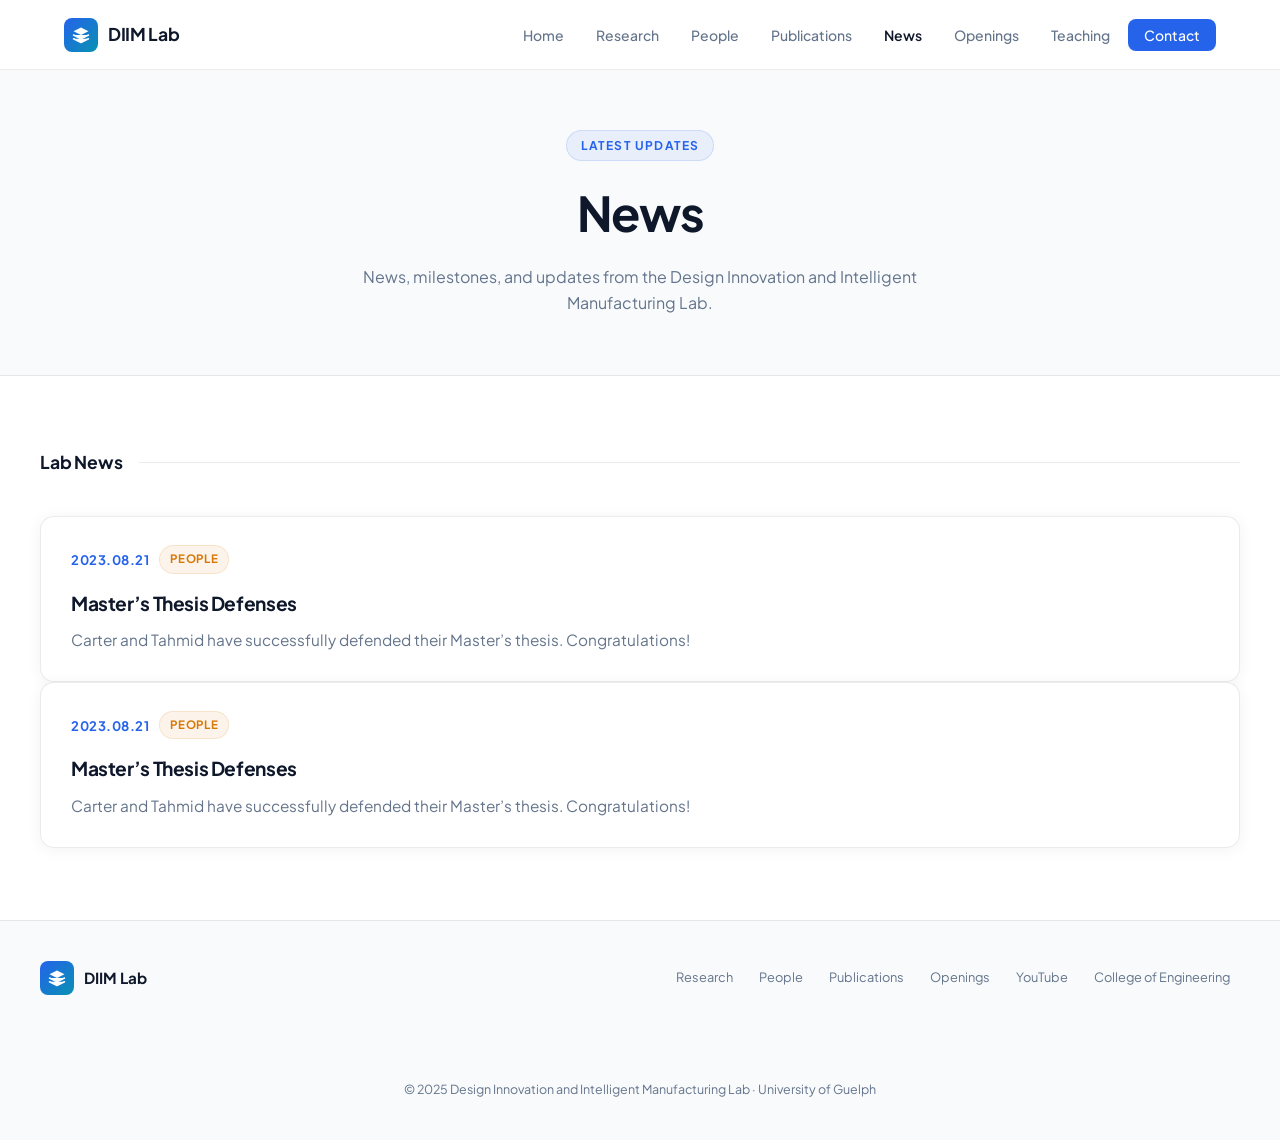
<file: news.html>
<!doctype html>
<html lang="en">
  <head>
    <meta charset="UTF-8" />
    <meta name="viewport" content="width=device-width, initial-scale=1.0" />
    <title>News | DIIM Lab</title>
    <meta
      name="description"
      content="News and updates from the Design Innovation and Intelligent Manufacturing Lab, University of Guelph."
    />

    <link rel="preconnect" href="https://fonts.googleapis.com" />
    <link rel="preconnect" href="https://fonts.gstatic.com" crossorigin />
    <link
      href="https://fonts.googleapis.com/css2?family=Plus+Jakarta+Sans:wght@300;400;500;600;700&display=swap"
      rel="stylesheet"
    />

    <link rel="stylesheet" href="css/styles.css" />

    <style>
      :root {
        --color-bg: #ffffff;
        --color-surface: #f8fafc;
        --color-surface-2: #f1f5f9;
        --color-border: rgba(0, 0, 0, 0.08);
        --color-text: #0f172a;
        --color-muted: #64748b;
        --color-accent: #2563eb;
        --color-accent-2: #0891b2;
        --color-gold: #d97706;
        --radius: 14px;
        --radius-sm: 8px;
        --font: "Plus Jakarta Sans", sans-serif;
        --transition: 0.25s ease;
        --nav-h: 70px;
      }

      *,
      *::before,
      *::after {
        box-sizing: border-box;
        margin: 0;
        padding: 0;
      }

      html {
        scroll-behavior: smooth;
      }

      body {
        font-family: var(--font);
        background: var(--color-bg);
        color: var(--color-text);
        line-height: 1.6;
        overflow-x: hidden;
      }

      a {
        color: inherit;
        text-decoration: none;
      }

      img {
        max-width: 100%;
        display: block;
      }

      /* NAV */
      .nav {
        position: fixed;
        top: 0;
        left: 0;
        right: 0;
        z-index: 100;
        height: var(--nav-h);
        background: rgba(255, 255, 255, 0.92);
        backdrop-filter: blur(16px);
        border-bottom: 1px solid var(--color-border);
      }

      .nav__container {
        max-width: 1200px;
        margin: 0 auto;
        padding: 0 24px;
        height: 100%;
        display: flex;
        align-items: center;
        justify-content: space-between;
      }

      .nav__logo {
        display: flex;
        align-items: center;
        gap: 10px;
        font-weight: 700;
        font-size: 1.1rem;
        letter-spacing: -0.02em;
        color: var(--color-text);
      }

      .nav__logo-icon {
        width: 34px;
        height: 34px;
        background: linear-gradient(135deg, var(--color-accent), var(--color-accent-2));
        border-radius: 8px;
        display: flex;
        align-items: center;
        justify-content: center;
      }

      .nav__logo-icon svg {
        width: 18px;
        height: 18px;
      }

      .nav__links {
        display: flex;
        align-items: center;
        gap: 4px;
        list-style: none;
      }

      .nav__link {
        padding: 7px 14px;
        border-radius: var(--radius-sm);
        font-size: 0.875rem;
        font-weight: 500;
        color: var(--color-muted);
        transition: color var(--transition), background var(--transition);
      }

      .nav__link:hover {
        color: var(--color-text);
        background: rgba(0, 0, 0, 0.05);
      }

      .nav__link--active {
        color: var(--color-text);
        font-weight: 600;
      }

      .nav__link--cta {
        background: var(--color-accent);
        color: #fff;
        padding: 7px 16px;
      }

      .nav__link--cta:hover {
        background: #1d4ed8;
        color: #fff;
      }

      /* PAGE HEADER */
      .page-header {
        padding-top: calc(var(--nav-h) + 60px);
        padding-bottom: 60px;
        padding-left: 24px;
        padding-right: 24px;
        background: var(--color-surface);
        border-bottom: 1px solid var(--color-border);
        text-align: center;
      }

      .page-header__label {
        display: inline-block;
        font-size: 0.75rem;
        font-weight: 700;
        letter-spacing: 0.1em;
        text-transform: uppercase;
        color: var(--color-accent);
        background: rgba(37, 99, 235, 0.07);
        border: 1px solid rgba(37, 99, 235, 0.15);
        padding: 5px 14px;
        border-radius: 100px;
        margin-bottom: 14px;
      }

      .page-header__title {
        font-size: clamp(2rem, 4vw, 3rem);
        font-weight: 700;
        letter-spacing: -0.03em;
        margin-bottom: 12px;
      }

      .page-header__desc {
        font-size: 1rem;
        color: var(--color-muted);
        max-width: 620px;
        margin: 0 auto;
      }

      /* SECTIONS */
      .news-section {
        padding: 72px 24px;
      }

      .section-inner {
        max-width: 1200px;
        margin: 0 auto;
      }

      .section-divider {
        display: flex;
        align-items: center;
        gap: 16px;
        margin-bottom: 40px;
      }

      .section-divider__title {
        font-size: 1.1rem;
        font-weight: 700;
        letter-spacing: -0.01em;
        white-space: nowrap;
        color: var(--color-text);
      }

      .section-divider__line {
        flex: 1;
        height: 1px;
        background: var(--color-border);
      }

      .section-divider__count {
        font-size: 0.78rem;
        font-weight: 600;
        color: var(--color-muted);
        background: var(--color-surface-2);
        border: 1px solid var(--color-border);
        padding: 3px 10px;
        border-radius: 100px;
        white-space: nowrap;
      }

      /* NEWS LIST */
      .news-list {
        display: grid;
        gap: 22px;
      }

      .news-card {
        background: #ffffff;
        border: 1px solid var(--color-border);
        border-radius: var(--radius);
        padding: 28px 30px;
        box-shadow: 0 2px 16px rgba(0, 0, 0, 0.05);
        transition: transform var(--transition), box-shadow var(--transition), border-color var(--transition);
      }

      .news-card:hover {
        transform: translateY(-4px);
        box-shadow: 0 12px 34px rgba(37, 99, 235, 0.08);
        border-color: rgba(37, 99, 235, 0.18);
      }

      .news-card__meta {
        display: flex;
        align-items: center;
        gap: 10px;
        flex-wrap: wrap;
        margin-bottom: 14px;
      }

      .news-card__date {
        font-size: 0.82rem;
        font-weight: 700;
        letter-spacing: 0.04em;
        color: var(--color-accent);
        text-transform: uppercase;
      }

      .news-card__tag {
        display: inline-flex;
        align-items: center;
        font-size: 0.72rem;
        font-weight: 700;
        letter-spacing: 0.06em;
        text-transform: uppercase;
        color: var(--color-gold);
        background: rgba(217, 119, 6, 0.08);
        border: 1px solid rgba(217, 119, 6, 0.14);
        padding: 4px 10px;
        border-radius: 999px;
      }

      .news-card__title {
        font-size: 1.2rem;
        font-weight: 700;
        letter-spacing: -0.02em;
        color: var(--color-text);
        margin-bottom: 10px;
      }

      .news-card__text {
        font-size: 0.96rem;
        color: var(--color-muted);
        max-width: 900px;
      }

      /* FOOTER */
      .footer {
        background: var(--color-surface);
        border-top: 1px solid var(--color-border);
        padding: 40px 24px;
      }

      .footer__content {
        max-width: 1200px;
        margin: 0 auto;
        display: flex;
        align-items: center;
        justify-content: space-between;
        flex-wrap: wrap;
        gap: 20px;
      }

      .footer__logo {
        display: flex;
        align-items: center;
        gap: 10px;
        font-weight: 700;
        font-size: 0.95rem;
        color: var(--color-text);
      }

      .footer__links {
        display: flex;
        gap: 6px;
        flex-wrap: wrap;
      }

      .footer__link {
        font-size: 0.8rem;
        color: var(--color-muted);
        padding: 5px 10px;
        border-radius: 6px;
        transition: all var(--transition);
      }

      .footer__link:hover {
        color: var(--color-text);
        background: rgba(0, 0, 0, 0.05);
      }

      .footer__copy {
        font-size: 0.78rem;
        color: var(--color-muted);
      }

      /* FADE IN */
      .fade-in {
        opacity: 0;
        transform: translateY(20px);
        transition: opacity 0.55s ease, transform 0.55s ease;
      }

      .fade-in.visible {
        opacity: 1;
        transform: translateY(0);
      }

      /* RESPONSIVE */
      @media (max-width: 768px) {
        .nav__links {
          display: none;
        }

        .footer__content {
          flex-direction: column;
          align-items: flex-start;
        }

        .news-card {
          padding: 22px 20px;
        }
      }
    </style>
  </head>

  <body>
    <!-- NAV -->
    <nav class="nav">
      <div class="nav__container">
        <a href="index.html" class="nav__logo">
          <div class="nav__logo-icon">
            <svg viewBox="0 0 24 24" fill="none" xmlns="http://www.w3.org/2000/svg">
              <path d="M12 2L2 7L12 12L22 7L12 2Z" fill="white" />
              <path d="M2 17L12 22L22 17" stroke="white" stroke-width="2" stroke-linecap="round" stroke-linejoin="round" />
              <path d="M2 12L12 17L22 12" stroke="white" stroke-width="2" stroke-linecap="round" stroke-linejoin="round" />
            </svg>
          </div>
          DIIM Lab
        </a>

        <ul class="nav__links">
          <li><a href="index.html" class="nav__link">Home</a></li>
          <li><a href="research.html" class="nav__link">Research</a></li>
          <li><a href="people.html" class="nav__link">People</a></li>
          <li><a href="publications.html" class="nav__link">Publications</a></li>
          <li><a href="news.html" class="nav__link nav__link--active">News</a></li>
          <li><a href="opening.html" class="nav__link">Openings</a></li>
          <li><a href="teaching.html" class="nav__link">Teaching</a></li>
          <li><a href="contact.html" class="nav__link nav__link--cta">Contact</a></li>
        </ul>
      </div>
    </nav>

    <!-- PAGE HEADER -->
    <div class="page-header">
      <div class="page-header__label">Latest Updates</div>
      <h1 class="page-header__title">News</h1>
      <p class="page-header__desc">
        News, milestones, and updates from the Design Innovation and Intelligent Manufacturing Lab.
      </p>
    </div>

    <!-- NEWS SECTION -->
    <section class="news-section">
      <div class="section-inner">
        <div class="section-divider fade-in">
          <span class="section-divider__title">Lab News</span>
          <div class="section-divider__line"></div>
        </div>

        <div class="news-list">
          <!-- NEWS ITEM: copy this whole article block to add more -->
          <article class="news-card fade-in">
            <div class="news-card__meta">
              <span class="news-card__date">2023.08.21</span>
              <span class="news-card__tag">People</span>
            </div>
            <h2 class="news-card__title">Master’s Thesis Defenses</h2>
            <p class="news-card__text">
              Carter and Tahmid have successfully defended their Master’s thesis. Congratulations!
            </p>
          </article>
        </div>
        <div class="news-list">
          <!-- NEWS ITEM: copy this whole article block to add more -->
          <article class="news-card fade-in">
            <div class="news-card__meta">
              <span class="news-card__date">2023.08.21</span>
              <span class="news-card__tag">People</span>
            </div>
            <h2 class="news-card__title">Master’s Thesis Defenses</h2>
            <p class="news-card__text">
              Carter and Tahmid have successfully defended their Master’s thesis. Congratulations!
            </p>
          </article>
        </div>
      </div>
    </section>

    <!-- FOOTER -->
    <footer class="footer">
      <div class="footer__content">
        <a href="index.html" class="footer__logo">
          <div class="nav__logo-icon">
            <svg viewBox="0 0 24 24" fill="none" xmlns="http://www.w3.org/2000/svg">
              <path d="M12 2L2 7L12 12L22 7L12 2Z" fill="white" />
              <path d="M2 17L12 22L22 17" stroke="white" stroke-width="2" stroke-linecap="round" stroke-linejoin="round" />
              <path d="M2 12L12 17L22 12" stroke="white" stroke-width="2" stroke-linecap="round" stroke-linejoin="round" />
            </svg>
          </div>
          DIIM Lab
        </a>

        <div class="footer__links">
          <a href="research.html" class="footer__link">Research</a>
          <a href="people.html" class="footer__link">People</a>
          <a href="publications.html" class="footer__link">Publications</a>
          <a href="opening.html" class="footer__link">Openings</a>
          <a
            href="https://www.youtube.com/channel/UCh6oN-DiD9h4lSHXrCd7Ccg"
            target="_blank"
            class="footer__link"
            >YouTube</a
          >
          <a href="https://www.uoguelph.ca/engineering/" target="_blank" class="footer__link"
            >College of Engineering</a
          >
        </div>

        <div class="footer__copy">
          © 2025 Design Innovation and Intelligent Manufacturing Lab · University of Guelph
        </div>
      </div>
    </footer>

    <script>
      const observer = new IntersectionObserver(
        (entries) => {
          entries.forEach((el, i) => {
            if (el.isIntersecting) {
              setTimeout(() => el.target.classList.add("visible"), i * 60);
            }
          });
        },
        { threshold: 0.08 }
      );

      document.querySelectorAll(".fade-in").forEach((el) => observer.observe(el));
    </script>
  </body>
</html>
</file>
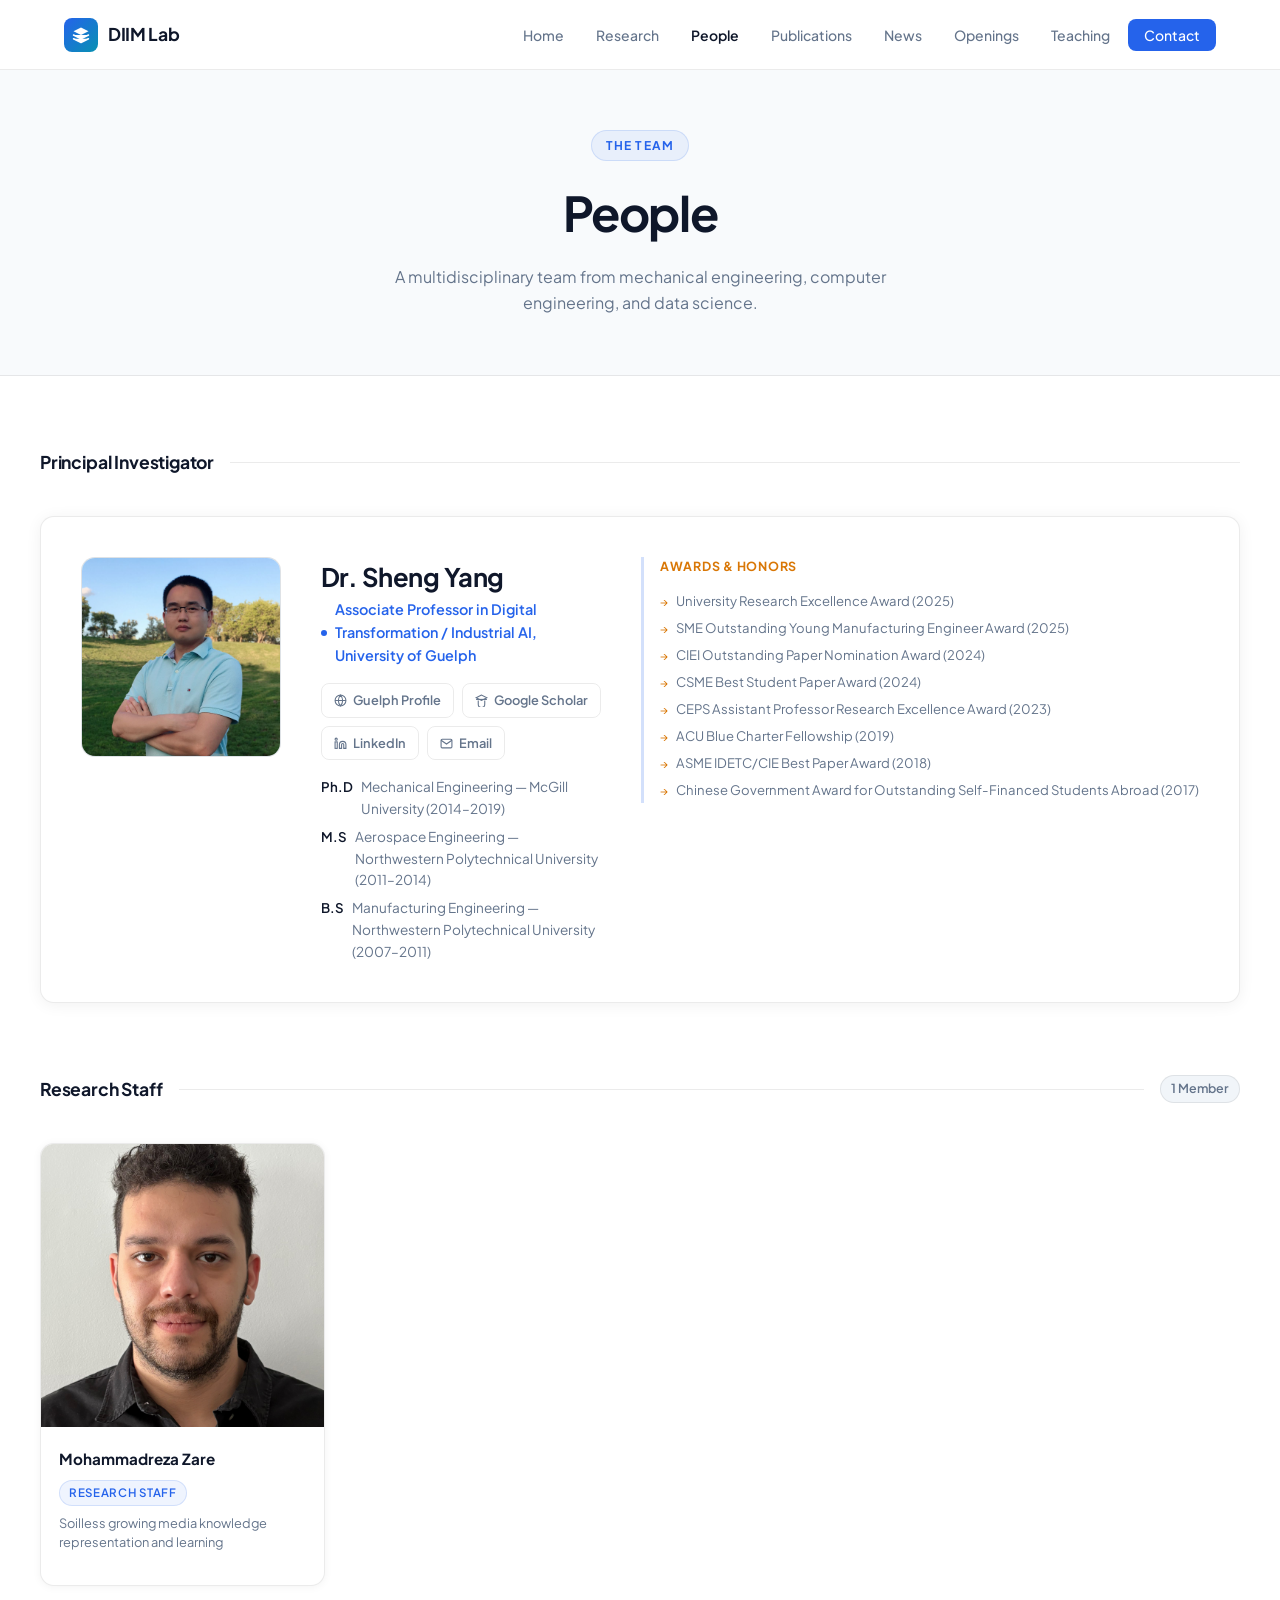
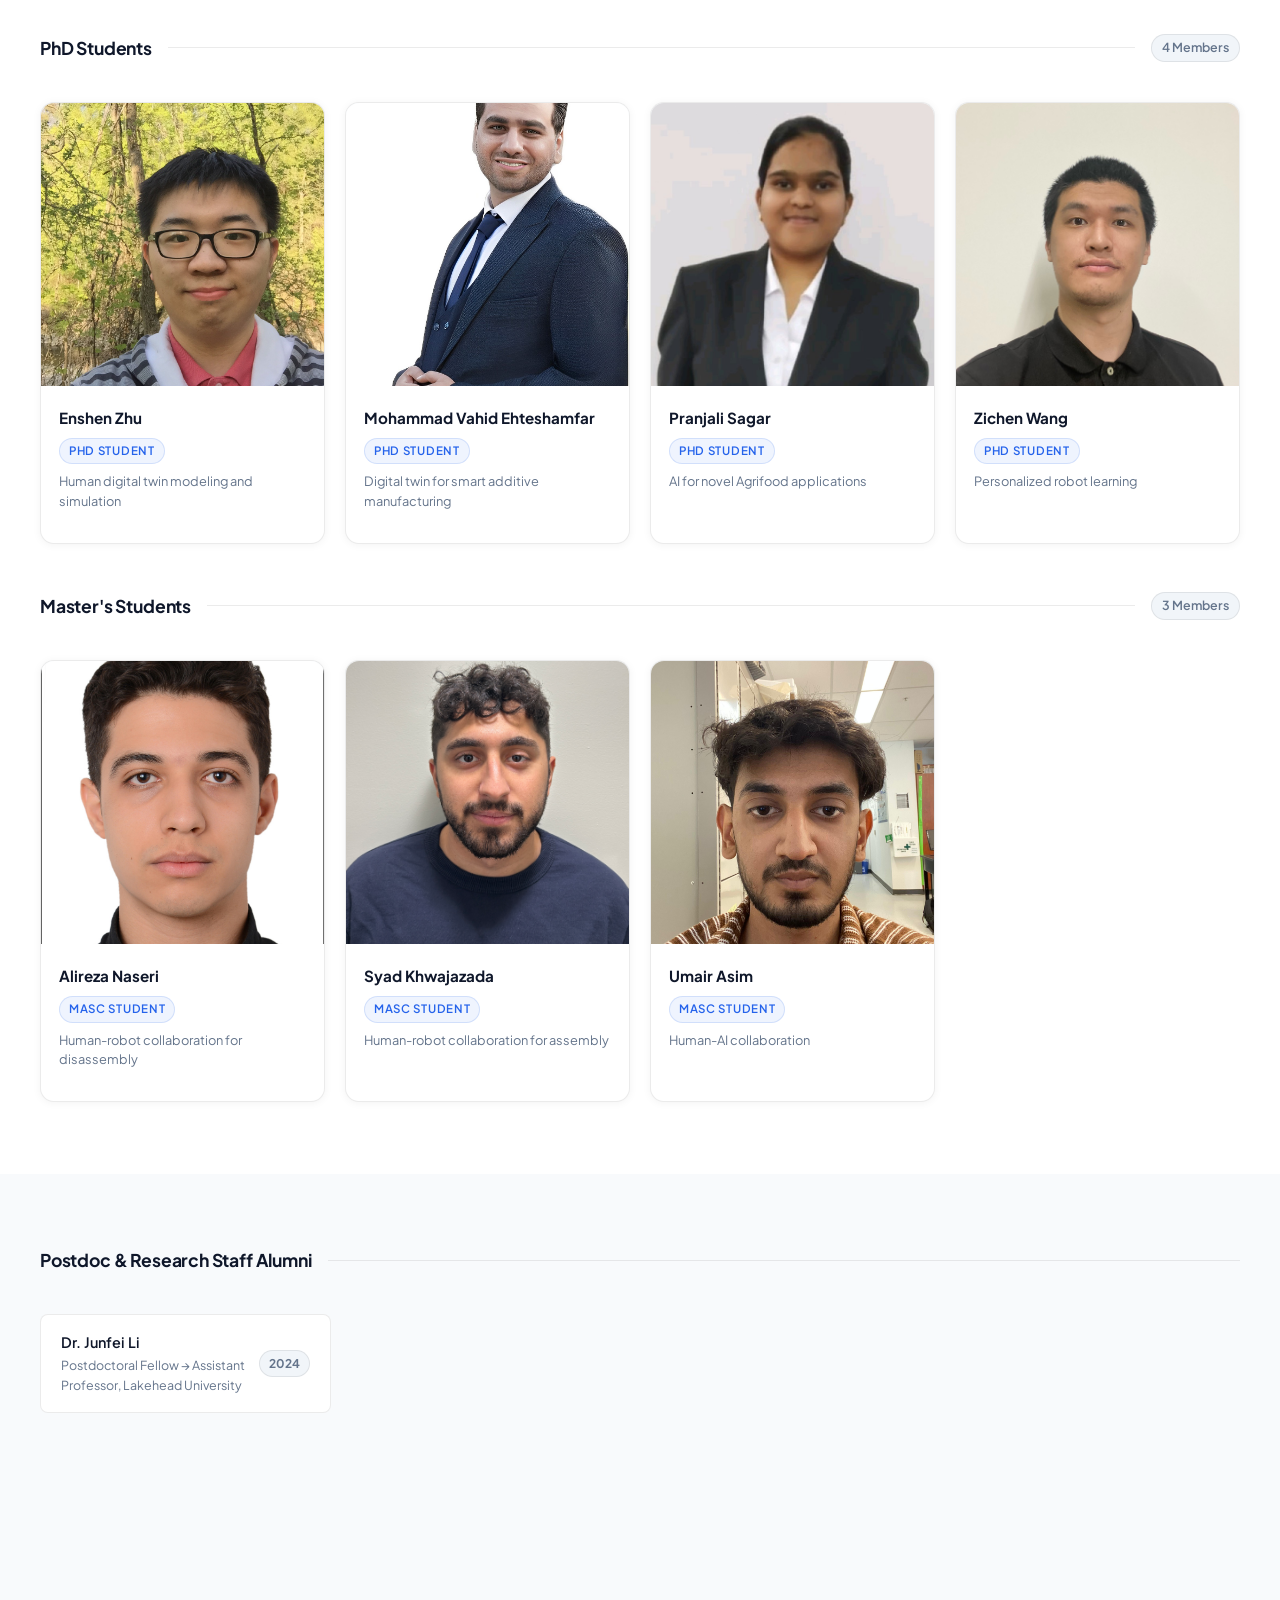
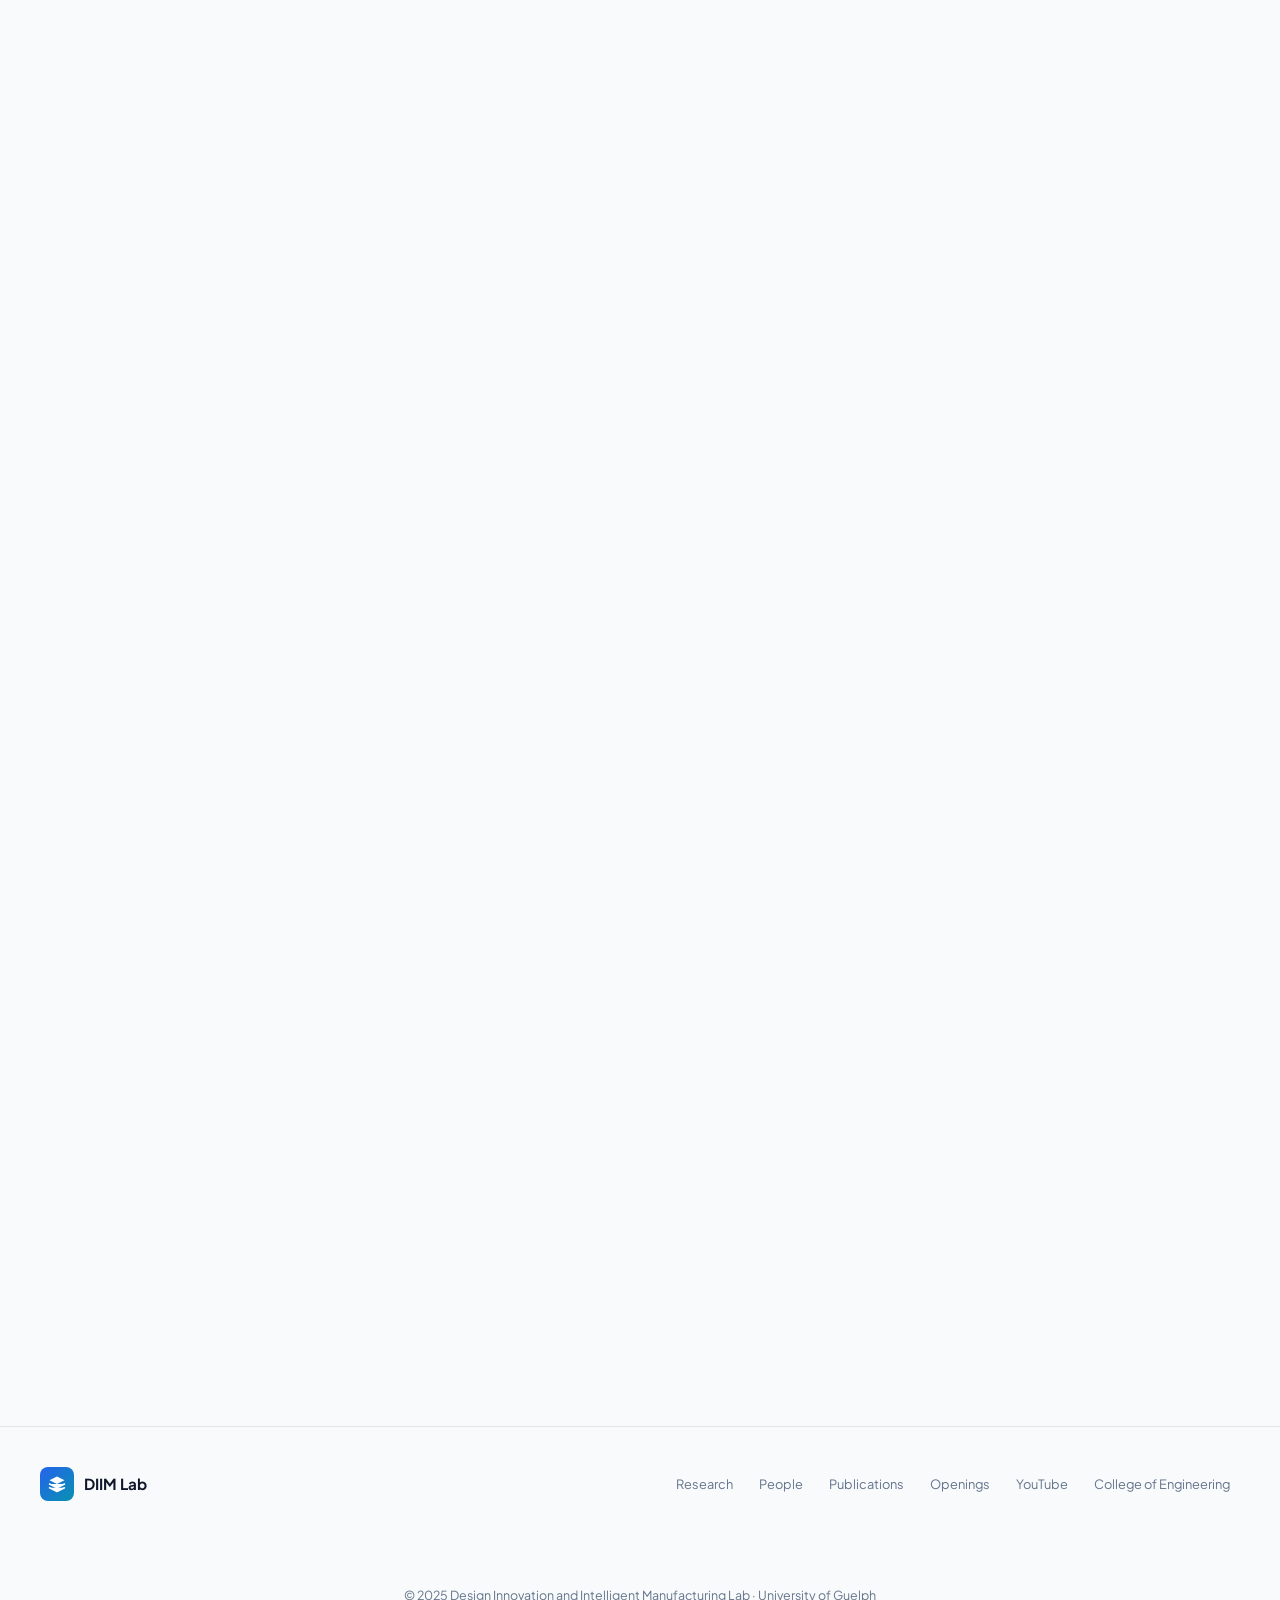
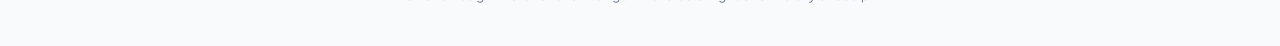
<file: people.html>
<!doctype html>
<html lang="en">
  <head>
    <meta charset="UTF-8" />
    <meta name="viewport" content="width=device-width, initial-scale=1.0" />
    <title>People | DIIM Lab</title>
    <meta name="description" content="Meet the team at the Design Innovation and Intelligent Manufacturing Lab, University of Guelph." />

    <link rel="preconnect" href="https://fonts.googleapis.com" />
    <link rel="preconnect" href="https://fonts.gstatic.com" crossorigin />
    <link href="https://fonts.googleapis.com/css2?family=Plus+Jakarta+Sans:wght@300;400;500;600;700&display=swap" rel="stylesheet" />

    <link rel="stylesheet" href="css/styles.css" />

    <style>
      /* ─── Variables (matches index.html light theme) ─────────── */
      :root {
        --color-bg: #ffffff;
        --color-surface: #f8fafc;
        --color-surface-2: #f1f5f9;
        --color-border: rgba(0,0,0,0.08);
        --color-text: #0f172a;
        --color-muted: #64748b;
        --color-accent: #2563eb;
        --color-accent-2: #0891b2;
        --color-gold: #d97706;
        --radius: 14px;
        --radius-sm: 8px;
        --font: 'Plus Jakarta Sans', sans-serif;
        --transition: 0.25s ease;
        --nav-h: 70px;
      }

      *, *::before, *::after { box-sizing: border-box; margin: 0; padding: 0; }
      html { scroll-behavior: smooth; }
      body { font-family: var(--font); background: var(--color-bg); color: var(--color-text); line-height: 1.6; overflow-x: hidden; }
      a { color: inherit; text-decoration: none; }
      img { max-width: 100%; display: block; }

      /* ─── NAV ─────────────────────────────────────────────────── */
      .nav {
        position: fixed; top: 0; left: 0; right: 0; z-index: 100;
        height: var(--nav-h);
        background: rgba(255,255,255,0.92);
        backdrop-filter: blur(16px);
        border-bottom: 1px solid var(--color-border);
      }
      .nav__container {
        max-width: 1200px; margin: 0 auto; padding: 0 24px;
        height: 100%; display: flex; align-items: center; justify-content: space-between;
      }
      .nav__logo {
        display: flex; align-items: center; gap: 10px;
        font-weight: 700; font-size: 1.1rem; letter-spacing: -0.02em; color: var(--color-text);
      }
      .nav__logo-icon {
        width: 34px; height: 34px;
        background: linear-gradient(135deg, var(--color-accent), var(--color-accent-2));
        border-radius: 8px; display: flex; align-items: center; justify-content: center;
      }
      .nav__logo-icon svg { width: 18px; height: 18px; }
      .nav__links { display: flex; align-items: center; gap: 4px; list-style: none; }
      .nav__link {
        padding: 7px 14px; border-radius: var(--radius-sm);
        font-size: 0.875rem; font-weight: 500; color: var(--color-muted);
        transition: color var(--transition), background var(--transition);
      }
      .nav__link:hover { color: var(--color-text); background: rgba(0,0,0,0.05); }
      .nav__link--active { color: var(--color-text); font-weight: 600; }
      .nav__link--cta {
        background: var(--color-accent); color: #fff; padding: 7px 16px;
      }
      .nav__link--cta:hover { background: #1d4ed8; color: #fff; }

      /* ─── PAGE HEADER ─────────────────────────────────────────── */
      .page-header {
        padding-top: calc(var(--nav-h) + 60px);
        padding-bottom: 60px;
        padding-left: 24px; padding-right: 24px;
        background: var(--color-surface);
        border-bottom: 1px solid var(--color-border);
        text-align: center;
      }
      .page-header__label {
        display: inline-block;
        font-size: 0.75rem; font-weight: 700; letter-spacing: 0.1em;
        text-transform: uppercase; color: var(--color-accent);
        background: rgba(37,99,235,0.07); border: 1px solid rgba(37,99,235,0.15);
        padding: 5px 14px; border-radius: 100px; margin-bottom: 14px;
      }
      .page-header__title {
        font-size: clamp(2rem, 4vw, 3rem);
        font-weight: 700; letter-spacing: -0.03em; margin-bottom: 12px;
      }
      .page-header__desc { font-size: 1rem; color: var(--color-muted); max-width: 520px; margin: 0 auto; }

      /* ─── SECTIONS ────────────────────────────────────────────── */
      .people-section { padding: 72px 24px; }
      .people-section + .people-section { padding-top: 0; }
      .section-inner { max-width: 1200px; margin: 0 auto; }

      .section-divider {
        display: flex; align-items: center; gap: 16px;
        margin-bottom: 40px;
      }
      .section-divider__title {
        font-size: 1.1rem; font-weight: 700; letter-spacing: -0.01em;
        white-space: nowrap; color: var(--color-text);
      }
      .section-divider__line {
        flex: 1; height: 1px; background: var(--color-border);
      }
      .section-divider__count {
        font-size: 0.78rem; font-weight: 600; color: var(--color-muted);
        background: var(--color-surface-2); border: 1px solid var(--color-border);
        padding: 3px 10px; border-radius: 100px; white-space: nowrap;
      }

      /* ─── PI CARD ─────────────────────────────────────────────── */
      .pi-card {
        background: #ffffff;
        border: 1px solid var(--color-border);
        border-radius: var(--radius);
        padding: 40px;
        box-shadow: 0 2px 16px rgba(0,0,0,0.06);
        display: grid;
        grid-template-columns: 200px 1fr auto;
        gap: 40px;
        align-items: start;
        transition: box-shadow var(--transition);
      }
      .pi-card:hover { box-shadow: 0 8px 40px rgba(37,99,235,0.1); }

      .pi-card__photo {
        width: 200px; height: 200px;
        border-radius: var(--radius);
        overflow: hidden;
        border: 1px solid var(--color-border);
        background: var(--color-surface-2);
        flex-shrink: 0;
      }
      .pi-card__photo img {
        width: 100%; height: 100%; object-fit: cover;
      }
      .pi-card__photo-placeholder {
        width: 100%; height: 100%;
        display: flex; align-items: center; justify-content: center;
        font-size: 3rem; color: var(--color-muted);
        background: var(--color-surface);
      }

      .pi-card__main { display: flex; flex-direction: column; gap: 16px; }
      .pi-card__name {
        font-size: 1.6rem; font-weight: 700; letter-spacing: -0.02em;
      }
      .pi-card__role {
        font-size: 0.9rem; color: var(--color-accent); font-weight: 600;
        display: flex; align-items: center; gap: 8px;
      }
      .pi-card__role::before {
        content: ''; width: 6px; height: 6px; border-radius: 50%;
        background: var(--color-accent); flex-shrink: 0;
      }
      .pi-card__links { display: flex; gap: 8px; flex-wrap: wrap; }
      .pi-card__link {
        display: inline-flex; align-items: center; gap: 6px;
        font-size: 0.8rem; font-weight: 600; color: var(--color-muted);
        border: 1px solid var(--color-border); padding: 6px 12px;
        border-radius: var(--radius-sm);
        transition: all var(--transition);
      }
      .pi-card__link:hover { color: var(--color-accent); border-color: rgba(37,99,235,0.3); background: rgba(37,99,235,0.05); }
      .pi-card__link svg { width: 13px; height: 13px; }

      .pi-card__edu { display: flex; flex-direction: column; gap: 6px; }
      .pi-card__edu-item {
        display: flex; align-items: baseline; gap: 8px;
        font-size: 0.85rem; color: var(--color-muted);
      }
      .pi-card__edu-item strong { color: var(--color-text); font-weight: 600; font-size: 0.83rem; }

      .pi-card__awards { border-left: 3px solid rgba(37,99,235,0.2); padding-left: 16px; }
      .pi-card__awards-title {
        font-size: 0.78rem; font-weight: 700; text-transform: uppercase;
        letter-spacing: 0.06em; color: var(--color-gold); margin-bottom: 10px;
      }
      .pi-card__award-item {
        display: flex; align-items: baseline; gap: 8px;
        font-size: 0.82rem; color: var(--color-muted); padding: 3px 0;
      }
      .pi-card__award-item::before {
        content: '→'; color: var(--color-gold); font-size: 0.7rem; flex-shrink: 0;
      }

      /* ─── GRAD STUDENTS GRID ──────────────────────────────────── */
      .members-grid {
        display: grid;
        grid-template-columns: repeat(auto-fill, minmax(240px, 1fr));
        gap: 20px;
      }

      .member-card {
        background: #ffffff;
        border: 1px solid var(--color-border);
        border-radius: var(--radius);
        overflow: hidden;
        box-shadow: 0 1px 8px rgba(0,0,0,0.05);
        transition: all var(--transition);
        display: flex; flex-direction: column;
      }
      .member-card:hover {
        transform: translateY(-4px);
        box-shadow: 0 12px 32px rgba(37,99,235,0.1);
        border-color: rgba(37,99,235,0.2);
      }
      .member-card__photo {
        aspect-ratio: 1;
        background: var(--color-surface-2);
        overflow: hidden;
      }
      .member-card__photo img {
        width: 100%; height: 100%; object-fit: cover;
        transition: transform 0.4s ease;
      }
      .member-card:hover .member-card__photo img { transform: scale(1.04); }
      .member-card__photo-placeholder {
        width: 100%; height: 100%;
        display: flex; align-items: center; justify-content: center;
        font-size: 2.5rem; color: var(--color-muted);
        background: linear-gradient(135deg, var(--color-surface), var(--color-surface-2));
        aspect-ratio: 1;
      }
      .member-card__body {
        padding: 20px 18px;
        display: flex; flex-direction: column; gap: 8px; flex: 1;
      }
      .member-card__name { font-size: 0.95rem; font-weight: 700; color: var(--color-text); }
      .member-card__degree {
        display: inline-flex; align-items: center;
        font-size: 0.72rem; font-weight: 600; text-transform: uppercase; letter-spacing: 0.06em;
        color: var(--color-accent);
        background: rgba(37,99,235,0.07); border: 1px solid rgba(37,99,235,0.15);
        padding: 3px 9px; border-radius: 100px; width: fit-content;
      }
      .member-card__topic { font-size: 0.8rem; color: var(--color-muted); line-height: 1.5; flex: 1; }
      .member-card__links { display: flex; gap: 8px; margin-top: 4px; }
      .member-card__link {
        display: inline-flex; align-items: center; justify-content: center;
        width: 30px; height: 30px; border-radius: 6px;
        border: 1px solid var(--color-border); color: var(--color-muted);
        transition: all var(--transition);
      }
      .member-card__link:hover { color: var(--color-accent); border-color: rgba(37,99,235,0.3); background: rgba(37,99,235,0.05); }
      .member-card__link svg { width: 14px; height: 14px; }

      /* ─── ALUMNI SECTION ──────────────────────────────────────── */
      .alumni-section { background: var(--color-surface); padding: 72px 24px; }
      .alumni-grid {
        display: grid;
        grid-template-columns: repeat(auto-fill, minmax(280px, 1fr));
        gap: 12px;
      }
      .alumni-item {
        background: #ffffff;
        border: 1px solid var(--color-border);
        border-radius: var(--radius-sm);
        padding: 16px 20px;
        display: flex; justify-content: space-between; align-items: center;
        transition: all var(--transition);
      }
      .alumni-item:hover { border-color: rgba(37,99,235,0.2); background: rgba(37,99,235,0.02); }
      .alumni-item__name { font-size: 0.9rem; font-weight: 600; color: var(--color-text); }
      .alumni-item__detail { font-size: 0.78rem; color: var(--color-muted); margin-top: 2px; }
      .alumni-item__year {
        font-size: 0.75rem; font-weight: 700; color: var(--color-muted);
        background: var(--color-surface-2); border: 1px solid var(--color-border);
        padding: 3px 9px; border-radius: 100px; white-space: nowrap;
      }

      /* ─── FOOTER ──────────────────────────────────────────────── */
      .footer {
        background: var(--color-surface);
        border-top: 1px solid var(--color-border);
        padding: 40px 24px;
      }
      .footer__content {
        max-width: 1200px; margin: 0 auto;
        display: flex; align-items: center; justify-content: space-between; flex-wrap: wrap; gap: 20px;
      }
      .footer__logo { display: flex; align-items: center; gap: 10px; font-weight: 700; font-size: 0.95rem; color: var(--color-text); }
      .footer__links { display: flex; gap: 6px; flex-wrap: wrap; }
      .footer__link {
        font-size: 0.8rem; color: var(--color-muted); padding: 5px 10px;
        border-radius: 6px; transition: all var(--transition);
      }
      .footer__link:hover { color: var(--color-text); background: rgba(0,0,0,0.05); }
      .footer__copy { font-size: 0.78rem; color: var(--color-muted); }

      /* ─── FADE IN ─────────────────────────────────────────────── */
      .fade-in { opacity: 0; transform: translateY(20px); transition: opacity 0.55s ease, transform 0.55s ease; }
      .fade-in.visible { opacity: 1; transform: translateY(0); }

      /* ─── RESPONSIVE ──────────────────────────────────────────── */
      @media (max-width: 900px) {
        .pi-card { grid-template-columns: 1fr; gap: 28px; }
        .pi-card__photo { width: 140px; height: 140px; }
      }
      @media (max-width: 768px) {
        .nav__links { display: none; }
        .members-grid { grid-template-columns: repeat(2, 1fr); }
        .footer__content { flex-direction: column; align-items: flex-start; }
      }
      @media (max-width: 480px) {
        .members-grid { grid-template-columns: 1fr; }
      }
    </style>
  </head>

  <body>

    <!-- ── NAV ────────────────────────────────────────────────────── -->
    <nav class="nav">
      <div class="nav__container">
        <a href="index.html" class="nav__logo">
          <div class="nav__logo-icon">
            <svg viewBox="0 0 24 24" fill="none" xmlns="http://www.w3.org/2000/svg">
              <path d="M12 2L2 7L12 12L22 7L12 2Z" fill="white"/>
              <path d="M2 17L12 22L22 17" stroke="white" stroke-width="2" stroke-linecap="round" stroke-linejoin="round"/>
              <path d="M2 12L12 17L22 12" stroke="white" stroke-width="2" stroke-linecap="round" stroke-linejoin="round"/>
            </svg>
          </div>
          DIIM Lab
        </a>
        <ul class="nav__links">
          <li><a href="index.html" class="nav__link">Home</a></li>
          <li><a href="research.html" class="nav__link">Research</a></li>
          <li><a href="people.html" class="nav__link nav__link--active">People</a></li>
          <li><a href="publications.html" class="nav__link">Publications</a></li>
          <li><a href="news.html" class="nav__link">News</a></li>
          <li><a href="opening.html" class="nav__link">Openings</a></li>
          <li><a href="teaching.html" class="nav__link">Teaching</a></li>
          <li><a href="contact.html" class="nav__link nav__link--cta">Contact</a></li>
        </ul>
      </div>
    </nav>

    <!-- ── PAGE HEADER ─────────────────────────────────────────────── -->
    <div class="page-header">
      <div class="page-header__label">The Team</div>
      <h1 class="page-header__title">People</h1>
      <p class="page-header__desc">A multidisciplinary team from mechanical engineering, computer engineering, and data science.</p>
    </div>

    <!-- ═══════════════════════════════════════════════════════════════
         PRINCIPAL INVESTIGATOR
    ════════════════════════════════════════════════════════════════ -->
    <section class="people-section">
      <div class="section-inner">
        <div class="section-divider fade-in">
          <span class="section-divider__title">Principal Investigator</span>
          <div class="section-divider__line"></div>
        </div>

        <div class="pi-card fade-in">
          <!-- PHOTO: replace src with actual photo path once added to images/ folder -->
          <div class="pi-card__photo">
            <img
              src="images/people/sheng_yang.jpg"
              alt="Dr. Sheng Yang"
              onerror="this.parentElement.innerHTML='<div class=\'pi-card__photo-placeholder\'>👤</div>'"
            />
          </div>

          <div class="pi-card__main">
            <div>
              <div class="pi-card__name">Dr. Sheng Yang</div>
              <div class="pi-card__role">Associate Professor in Digital Transformation / Industrial AI, University of Guelph</div>
            </div>

            <div class="pi-card__links">
              <a href="https://www.uoguelph.ca/engineering/people/sheng-yang-phd-peng" target="_blank" class="pi-card__link">
                <svg fill="none" stroke="currentColor" stroke-width="2" viewBox="0 0 24 24"><circle cx="12" cy="12" r="10"/><path d="M2 12h20M12 2a15.3 15.3 0 0 1 4 10 15.3 15.3 0 0 1-4 10 15.3 15.3 0 0 1-4-10 15.3 15.3 0 0 1 4-10z"/></svg>
                Guelph Profile
              </a>
              <a href="https://scholar.google.ca/citations?user=gJwNDIYAAAAJ&hl=en" target="_blank" class="pi-card__link">
                <svg fill="none" stroke="currentColor" stroke-width="2" viewBox="0 0 24 24"><path d="M22 10H2"/><path d="M12 2L2 7l10 5 10-5-10-5z"/><path d="M6 12v7a6 6 0 0 0 12 0v-7"/></svg>
                Google Scholar
              </a>
              <a href="https://www.linkedin.com/in/sheng-yang-30b906124/" target="_blank" class="pi-card__link">
                <svg fill="none" stroke="currentColor" stroke-width="2" viewBox="0 0 24 24"><path d="M16 8a6 6 0 0 1 6 6v7h-4v-7a2 2 0 0 0-2-2 2 2 0 0 0-2 2v7h-4v-7a6 6 0 0 1 6-6z"/><rect x="2" y="9" width="4" height="12"/><circle cx="4" cy="4" r="2"/></svg>
                LinkedIn
              </a>
              <a href="mailto:syang19@uoguelph.ca" class="pi-card__link">
                <svg fill="none" stroke="currentColor" stroke-width="2" viewBox="0 0 24 24"><path d="M4 4h16c1.1 0 2 .9 2 2v12c0 1.1-.9 2-2 2H4c-1.1 0-2-.9-2-2V6c0-1.1.9-2 2-2z"/><polyline points="22,6 12,13 2,6"/></svg>
                Email
              </a>
            </div>

            <div class="pi-card__edu">
              <div class="pi-card__edu-item"><strong>Ph.D</strong> Mechanical Engineering — McGill University (2014–2019)</div>
              <div class="pi-card__edu-item"><strong>M.S</strong> Aerospace Engineering — Northwestern Polytechnical University (2011–2014)</div>
              <div class="pi-card__edu-item"><strong>B.S</strong> Manufacturing Engineering — Northwestern Polytechnical University (2007–2011)</div>
            </div>
          </div>

          <div class="pi-card__awards">
            <div class="pi-card__awards-title">Awards &amp; Honors</div>
            <div class="pi-card__award-item">University Research Excellence Award (2025)</div>
            <div class="pi-card__award-item">SME Outstanding Young Manufacturing Engineer Award (2025)</div>
            <div class="pi-card__award-item">CIEI Outstanding Paper Nomination Award (2024)</div>
            <div class="pi-card__award-item">CSME Best Student Paper Award (2024)</div>
            <div class="pi-card__award-item">CEPS Assistant Professor Research Excellence Award (2023)</div>
            <div class="pi-card__award-item">ACU Blue Charter Fellowship (2019)</div>
            <div class="pi-card__award-item">ASME IDETC/CIE Best Paper Award (2018)</div>
            <div class="pi-card__award-item">Chinese Government Award for Outstanding Self-Financed Students Abroad (2017)</div>
          </div>
        </div>
      </div>
    </section>

    <!-- ═══════════════════════════════════════════════════════════════
         CURRENT MEMBERS
    ════════════════════════════════════════════════════════════════ -->
    <section class="people-section" id="grad-students">
      <div class="section-inner">
        <div class="section-divider fade-in">
          <span class="section-divider__title">Research Staff</span>
          <div class="section-divider__line"></div>
          <span class="section-divider__count">1 Member</span>
        </div>
        <div class="members-grid" style="margin-bottom: 48px;">

          <article class="member-card fade-in">
            <div class="member-card__photo">
              <img src="images/people/mohammadreza_zare.jpg" alt="Mohammadreza Zare"
                onerror="this.parentElement.innerHTML='<div class=\'member-card__photo-placeholder\'>👤</div>'" />
            </div>
            <div class="member-card__body">
              <div class="member-card__name">Mohammadreza Zare</div>
              <span class="member-card__degree">Research Staff</span>
              <p class="member-card__topic">Soilless growing media knowledge representation and learning</p>
              <div class="member-card__links"></div>
            </div>
          </article>

        </div>

        <div class="section-divider fade-in">
          <span class="section-divider__title">PhD Students</span>
          <div class="section-divider__line"></div>
          <span class="section-divider__count">4 Members</span>
        </div>
        <div class="members-grid" style="margin-bottom: 48px;">

          <article class="member-card fade-in">
            <div class="member-card__photo">
              <img src="images/people/enshen_zhu.jpg" alt="Enshen Zhu"
                onerror="this.parentElement.innerHTML='<div class=\'member-card__photo-placeholder\'>👤</div>'" />
            </div>
            <div class="member-card__body">
              <div class="member-card__name">Enshen Zhu</div>
              <span class="member-card__degree">PhD Student</span>
              <p class="member-card__topic">Human digital twin modeling and simulation</p>
              <div class="member-card__links"></div>
            </div>
          </article>

          <article class="member-card fade-in">
            <div class="member-card__photo">
              <img src="images/people/mohammad_vahid_ehteshamfar.jpg" alt="Mohammad Vahid Ehteshamfar"
                onerror="this.parentElement.innerHTML='<div class=\'member-card__photo-placeholder\'>👤</div>'" />
            </div>
            <div class="member-card__body">
              <div class="member-card__name">Mohammad Vahid Ehteshamfar</div>
              <span class="member-card__degree">PhD Student</span>
              <p class="member-card__topic">Digital twin for smart additive manufacturing</p>
              <div class="member-card__links"></div>
            </div>
          </article>

          <article class="member-card fade-in">
            <div class="member-card__photo">
              <img src="images/people/pranjali_sagar.jpg" alt="Pranjali Sagar"
                onerror="this.parentElement.innerHTML='<div class=\'member-card__photo-placeholder\'>👤</div>'" />
            </div>
            <div class="member-card__body">
              <div class="member-card__name">Pranjali Sagar</div>
              <span class="member-card__degree">PhD Student</span>
              <p class="member-card__topic">AI for novel Agrifood applications</p>
              <div class="member-card__links"></div>
            </div>
          </article>

          <article class="member-card fade-in">
            <div class="member-card__photo">
              <img src="images/people/zichen_wang.jpg" alt="Zichen Wang"
                onerror="this.parentElement.innerHTML='<div class=\'member-card__photo-placeholder\'>👤</div>'" />
            </div>
            <div class="member-card__body">
              <div class="member-card__name">Zichen Wang</div>
              <span class="member-card__degree">PhD Student</span>
              <p class="member-card__topic">Personalized robot learning</p>
              <div class="member-card__links"></div>
            </div>
          </article>

        </div>

        <div class="section-divider fade-in">
          <span class="section-divider__title">Master's Students</span>
          <div class="section-divider__line"></div>
          <span class="section-divider__count">3 Members</span>
        </div>
        <div class="members-grid">

          <article class="member-card fade-in">
            <div class="member-card__photo">
              <img src="images/people/alireza_naseri.jpg" alt="Alireza Naseri"
                onerror="this.parentElement.innerHTML='<div class=\'member-card__photo-placeholder\'>👤</div>'" />
            </div>
            <div class="member-card__body">
              <div class="member-card__name">Alireza Naseri</div>
              <span class="member-card__degree">MASc Student</span>
              <p class="member-card__topic">Human-robot collaboration for disassembly</p>
              <div class="member-card__links"></div>
            </div>
          </article>

          <article class="member-card fade-in">
            <div class="member-card__photo">
              <img src="images/people/syad_khwajazada.jpg" alt="Syad Khwajazada"
                onerror="this.parentElement.innerHTML='<div class=\'member-card__photo-placeholder\'>👤</div>'" />
            </div>
            <div class="member-card__body">
              <div class="member-card__name">Syad Khwajazada</div>
              <span class="member-card__degree">MASc Student</span>
              <p class="member-card__topic">Human-robot collaboration for assembly</p>
              <div class="member-card__links"></div>
            </div>
          </article>

          <article class="member-card fade-in">
            <div class="member-card__photo">
              <img src="images/people/umair_asim.jpg" alt="Umair Asim"
                onerror="this.parentElement.innerHTML='<div class=\'member-card__photo-placeholder\'>👤</div>'" />
            </div>
            <div class="member-card__body">
              <div class="member-card__name">Umair Asim</div>
              <span class="member-card__degree">MASc Student</span>
              <p class="member-card__topic">Human-AI collaboration</p>
              <div class="member-card__links"></div>
            </div>
          </article>

        </div>
      </div>
    </section>

    <!-- ═══════════════════════════════════════════════════════════════
         ALUMNI
    ════════════════════════════════════════════════════════════════ -->
    <section class="alumni-section" id="alumni">
      <div class="section-inner">

        <!-- Postdoc & Research Staff -->
        <div class="section-divider fade-in">
          <span class="section-divider__title">Postdoc &amp; Research Staff Alumni</span>
          <div class="section-divider__line"></div>
        </div>
        <div class="alumni-grid" style="margin-bottom: 40px;">

          <div class="alumni-item fade-in">
            <div>
              <div class="alumni-item__name">Dr. Junfei Li</div>
              <div class="alumni-item__detail">Postdoctoral Fellow → Assistant Professor, Lakehead University</div>
            </div>
            <span class="alumni-item__year">2024</span>
          </div>

          <div class="alumni-item fade-in">
            <div>
              <div class="alumni-item__name">Dr. Ahmad Naser</div>
              <div class="alumni-item__detail">Research Associate → Assistant Professor, University of Manitoba</div>
            </div>
            <span class="alumni-item__year">2024</span>
          </div>

        </div>

        <!-- PhD Alumni -->
        <div class="section-divider fade-in">
          <span class="section-divider__title">PhD Alumni</span>
          <div class="section-divider__line"></div>
        </div>
        <div class="alumni-grid" style="margin-bottom: 40px;">

          <div class="alumni-item fade-in">
            <div>
              <div class="alumni-item__name">Vahid Haseltalab</div>
              <div class="alumni-item__detail">PhD, Mechanical Engineering → Postdoctoral Fellow, Toronto Metropolitan University</div>
            </div>
            <span class="alumni-item__year">2025</span>
          </div>

          <div class="alumni-item fade-in">
            <div>
              <div class="alumni-item__name">Ahmad Naser</div>
              <div class="alumni-item__detail">PhD, Mechanical Engineering → Assistant Professor, University of Manitoba</div>
            </div>
            <span class="alumni-item__year">2023</span>
          </div>

        </div>

        <!-- Master's Alumni -->
        <div class="section-divider fade-in">
          <span class="section-divider__title">Master's Alumni</span>
          <div class="section-divider__line"></div>
        </div>
        <div class="alumni-grid" style="margin-bottom: 40px;">

          <div class="alumni-item fade-in">
            <div>
              <div class="alumni-item__name">Da Long</div>
              <div class="alumni-item__detail">MASc, Mechanical Engineering</div>
            </div>
            <span class="alumni-item__year">2025</span>
          </div>

          <div class="alumni-item fade-in">
            <div>
              <div class="alumni-item__name">Anna Mafor</div>
              <div class="alumni-item__detail">MASc, Engineering Systems &amp; Computing → PhD Student, University of Guelph</div>
            </div>
            <span class="alumni-item__year">2025</span>
          </div>

          <div class="alumni-item fade-in">
            <div>
              <div class="alumni-item__name">Zezhong Yu</div>
              <div class="alumni-item__detail">MASc, Computer Engineering → Research Assistant, University of Guelph</div>
            </div>
            <span class="alumni-item__year">2025</span>
          </div>

          <div class="alumni-item fade-in">
            <div>
              <div class="alumni-item__name">Manal Behih</div>
              <div class="alumni-item__detail">MASc, Engineering Systems &amp; Computing → Electrical Engineering Technologist, Edge Design &amp; Engineering</div>
            </div>
            <span class="alumni-item__year">2025</span>
          </div>

          <div class="alumni-item fade-in">
            <div>
              <div class="alumni-item__name">Patrick Haynes</div>
              <div class="alumni-item__detail">MASc, Mechanical Engineering → Mechanical Engineer, Westinghouse Canada</div>
            </div>
            <span class="alumni-item__year">2023</span>
          </div>

          <div class="alumni-item fade-in">
            <div>
              <div class="alumni-item__name">Vipul Patel</div>
              <div class="alumni-item__detail">MASc, Mechanical Engineering</div>
            </div>
            <span class="alumni-item__year">2023</span>
          </div>

          <div class="alumni-item fade-in">
            <div>
              <div class="alumni-item__name">Carter Powell</div>
              <div class="alumni-item__detail">MASc, Mechanical Engineering → Director of R&amp;D, NEEB Engineering</div>
            </div>
            <span class="alumni-item__year">2023</span>
          </div>

          <div class="alumni-item fade-in">
            <div>
              <div class="alumni-item__name">Md Tahmid Bin Touhid</div>
              <div class="alumni-item__detail">MASc, Engineering Systems &amp; Computing → Research Assistant, University of Guelph</div>
            </div>
            <span class="alumni-item__year">2023</span>
          </div>

          <div class="alumni-item fade-in">
            <div>
              <div class="alumni-item__name">Sayed Amirhossein Mirahmadi</div>
              <div class="alumni-item__detail">MASc, Computer Engineering → Software Design Engineer, AGDATA</div>
            </div>
            <span class="alumni-item__year">2023</span>
          </div>

          <div class="alumni-item fade-in">
            <div>
              <div class="alumni-item__name">Jimit Vyas</div>
              <div class="alumni-item__detail">MASc, Mechanical Engineering</div>
            </div>
            <span class="alumni-item__year">2023</span>
          </div>

          <div class="alumni-item fade-in">
            <div>
              <div class="alumni-item__name">Nilmadhav Godhani</div>
              <div class="alumni-item__detail">MASc, Mechanical Engineering</div>
            </div>
            <span class="alumni-item__year">2023</span>
          </div>

          <div class="alumni-item fade-in">
            <div>
              <div class="alumni-item__name">Puravkumar Patel</div>
              <div class="alumni-item__detail">MASc, Mechanical Engineering</div>
            </div>
            <span class="alumni-item__year">2023</span>
          </div>

          <div class="alumni-item fade-in">
            <div>
              <div class="alumni-item__name">Akash Shashikant Tiwari</div>
              <div class="alumni-item__detail">MASc, Mechanical Engineering → Quality Control Engineer, Linamar</div>
            </div>
            <span class="alumni-item__year">2022</span>
          </div>

          <div class="alumni-item fade-in">
            <div>
              <div class="alumni-item__name">Purvatya Vishwash Patel</div>
              <div class="alumni-item__detail">MEng, Mechanical Engineering → Instructional Designer, Canada Life</div>
            </div>
            <span class="alumni-item__year">2021</span>
          </div>

          <div class="alumni-item fade-in">
            <div>
              <div class="alumni-item__name">Pinkesh Patel</div>
              <div class="alumni-item__detail">MEng, Mechanical Engineering → Project Control Coordinator, BWXT Canada</div>
            </div>
            <span class="alumni-item__year">2021</span>
          </div>

          <div class="alumni-item fade-in">
            <div>
              <div class="alumni-item__name">Mrunal Sangramsinh Marne</div>
              <div class="alumni-item__detail">MEng, Engineering Systems &amp; Computing → Software Test Engineer, TCS</div>
            </div>
            <span class="alumni-item__year">2020</span>
          </div>

          <div class="alumni-item fade-in">
            <div>
              <div class="alumni-item__name">Manan Desai</div>
              <div class="alumni-item__detail">MEng, Engineering Systems &amp; Computing → Software Test Engineer, TCS</div>
            </div>
            <span class="alumni-item__year">2020</span>
          </div>

        </div>

        <!-- Undergraduate / Intern Alumni -->
        <div class="section-divider fade-in">
          <span class="section-divider__title">Undergraduate &amp; Intern Alumni</span>
          <div class="section-divider__line"></div>
        </div>
        <div class="alumni-grid">

          <div class="alumni-item fade-in">
            <div>
              <div class="alumni-item__name">Sebastian Valencia</div>
              <div class="alumni-item__detail">Mitacs Globalink Intern, Engineering Physics</div>
            </div>
            <span class="alumni-item__year">2025</span>
          </div>

          <div class="alumni-item fade-in">
            <div>
              <div class="alumni-item__name">Timothy Khan</div>
              <div class="alumni-item__detail">USRA, Biomedical Engineering</div>
            </div>
            <span class="alumni-item__year">2025</span>
          </div>

          <div class="alumni-item fade-in">
            <div>
              <div class="alumni-item__name">Jasmun Banwait</div>
              <div class="alumni-item__detail">URA, Biomedical Engineering</div>
            </div>
            <span class="alumni-item__year">2025</span>
          </div>

          <div class="alumni-item fade-in">
            <div>
              <div class="alumni-item__name">Vidhi Patel</div>
              <div class="alumni-item__detail">URA, Biomedical Engineering</div>
            </div>
            <span class="alumni-item__year">2024</span>
          </div>

          <div class="alumni-item fade-in">
            <div>
              <div class="alumni-item__name">Alejandro Moreno</div>
              <div class="alumni-item__detail">Mitacs Globalink Intern, Mechanical Engineering</div>
            </div>
            <span class="alumni-item__year">2024</span>
          </div>

          <div class="alumni-item fade-in">
            <div>
              <div class="alumni-item__name">Saloni Upadhyay</div>
              <div class="alumni-item__detail">Mitacs Globalink Intern, Mechanical Engineering</div>
            </div>
            <span class="alumni-item__year">2024</span>
          </div>

          <div class="alumni-item fade-in">
            <div>
              <div class="alumni-item__name">Yasser Hariri</div>
              <div class="alumni-item__detail">URA, Biomedical Engineering</div>
            </div>
            <span class="alumni-item__year">2023</span>
          </div>

          <div class="alumni-item fade-in">
            <div>
              <div class="alumni-item__name">Celina Zhou</div>
              <div class="alumni-item__detail">URA, Biomedical Engineering</div>
            </div>
            <span class="alumni-item__year">2023</span>
          </div>

          <div class="alumni-item fade-in">
            <div>
              <div class="alumni-item__name">Xiaoqing Zhao</div>
              <div class="alumni-item__detail">URA, Mechanical Engineering</div>
            </div>
            <span class="alumni-item__year">2023</span>
          </div>

          <div class="alumni-item fade-in">
            <div>
              <div class="alumni-item__name">Taha Memon</div>
              <div class="alumni-item__detail">URA, Computer Science</div>
            </div>
            <span class="alumni-item__year">2023</span>
          </div>

          <div class="alumni-item fade-in">
            <div>
              <div class="alumni-item__name">Kritika Khanna</div>
              <div class="alumni-item__detail">URA, Biomedical Engineering</div>
            </div>
            <span class="alumni-item__year">2023</span>
          </div>

          <div class="alumni-item fade-in">
            <div>
              <div class="alumni-item__name">Theodore Oskroba</div>
              <div class="alumni-item__detail">USRA, Computer Science</div>
            </div>
            <span class="alumni-item__year">2022</span>
          </div>

          <div class="alumni-item fade-in">
            <div>
              <div class="alumni-item__name">Japhet Geonel Kijoe</div>
              <div class="alumni-item__detail">Mitacs Globalink Intern, Mechanical Engineering</div>
            </div>
            <span class="alumni-item__year">2022</span>
          </div>

        </div>
      </div>
    </section>

    <!-- ── FOOTER ──────────────────────────────────────────────────── -->
    <footer class="footer">
      <div class="footer__content">
        <a href="index.html" class="footer__logo">
          <div class="nav__logo-icon">
            <svg viewBox="0 0 24 24" fill="none" xmlns="http://www.w3.org/2000/svg">
              <path d="M12 2L2 7L12 12L22 7L12 2Z" fill="white"/>
              <path d="M2 17L12 22L22 17" stroke="white" stroke-width="2" stroke-linecap="round" stroke-linejoin="round"/>
              <path d="M2 12L12 17L22 12" stroke="white" stroke-width="2" stroke-linecap="round" stroke-linejoin="round"/>
            </svg>
          </div>
          DIIM Lab
        </a>
        <div class="footer__links">
          <a href="research.html" class="footer__link">Research</a>
          <a href="people.html" class="footer__link">People</a>
          <a href="publications.html" class="footer__link">Publications</a>
          <a href="opening.html" class="footer__link">Openings</a>
          <a href="https://www.youtube.com/channel/UCh6oN-DiD9h4lSHXrCd7Ccg" target="_blank" class="footer__link">YouTube</a>
          <a href="https://www.uoguelph.ca/engineering/" target="_blank" class="footer__link">College of Engineering</a>
        </div>
        <div class="footer__copy">© 2025 Design Innovation and Intelligent Manufacturing Lab · University of Guelph</div>
      </div>
    </footer>

    <script>
      const observer = new IntersectionObserver((entries) => {
        entries.forEach((el, i) => {
          if (el.isIntersecting) {
            setTimeout(() => el.target.classList.add('visible'), i * 60);
          }
        });
      }, { threshold: 0.08 });
      document.querySelectorAll('.fade-in').forEach(el => observer.observe(el));
    </script>

  </body>
</html>
</file>
<file: css/styles.css>
/* ============================================
   DIIM Digital Twin Technologies
   Main Stylesheet
   ============================================ */

/* Import variables (for customization) */
@import url("variables.css");

/* --------------------------------------------
   Reset & Base
   -------------------------------------------- */
* {
  margin: 0;
  padding: 0;
  box-sizing: border-box;
}

html {
  scroll-behavior: smooth;
}

body {
  font-family:
    "Plus Jakarta Sans",
    -apple-system,
    BlinkMacSystemFont,
    sans-serif;
  color: var(--text-primary);
  background: var(--bg-white);
  line-height: 1.6;
  overflow-x: hidden;
}

a {
  text-decoration: none;
  color: inherit;
}

img {
  max-width: 100%;
  height: auto;
}

/* --------------------------------------------
   Typography
   -------------------------------------------- */
.gradient-text {
  background: var(--gradient-primary);
  -webkit-background-clip: text;
  -webkit-text-fill-color: transparent;
  background-clip: text;
}

.section-label {
  font-size: 0.85rem;
  font-weight: 600;
  color: var(--primary);
  text-transform: uppercase;
  letter-spacing: 0.1em;
  margin-bottom: 1rem;
}

.section-title {
  font-size: clamp(2rem, 4vw, 2.75rem);
  font-weight: 700;
  letter-spacing: -0.02em;
  margin-bottom: 1rem;
}

.section-desc {
  color: var(--text-secondary);
  font-size: 1.1rem;
}

/* --------------------------------------------
   Layout Components
   -------------------------------------------- */
.container {
  max-width: 1200px;
  margin: 0 auto;
  padding: 0 2rem;
}

.container--narrow {
  max-width: 900px;
}

.container--wide {
  max-width: 1400px;
}

section {
  padding: var(--section-padding);
}

.section-header {
  text-align: center;
  max-width: 600px;
  margin: 0 auto 4rem;
}

/* --------------------------------------------
   Navigation
   -------------------------------------------- */
.nav {
  position: fixed;
  top: 0;
  left: 0;
  right: 0;
  z-index: 1000;
  padding: 1rem 2rem;
  background: rgba(255, 255, 255, 0.8);
  backdrop-filter: blur(20px);
  border-bottom: 1px solid rgba(226, 232, 240, 0.5);
  transition: all var(--transition-base);
}

.nav--scrolled {
  background: rgba(255, 255, 255, 0.95);
  box-shadow: var(--shadow-sm);
}

.nav__container {
  max-width: 1200px;
  margin: 0 auto;
  display: flex;
  justify-content: space-between;
  align-items: center;
}

.nav__logo {
  font-weight: 700;
  font-size: 1.25rem;
  color: var(--text-primary);
  display: flex;
  align-items: center;
  gap: 0.5rem;
}

.nav__logo-icon {
  width: 32px;
  height: 32px;
  background: var(--gradient-primary);
  border-radius: 8px;
  display: flex;
  align-items: center;
  justify-content: center;
}

.nav__logo-icon svg {
  width: 18px;
  height: 18px;
  fill: white;
}

.nav__links {
  display: flex;
  gap: 2rem;
  list-style: none;
}

.nav__link {
  color: var(--text-secondary);
  font-size: 0.9rem;
  font-weight: 500;
  transition: color var(--transition-fast);
}

.nav__link:hover {
  color: var(--primary);
}

/* --------------------------------------------
   Buttons
   -------------------------------------------- */
.btn {
  display: inline-flex;
  align-items: center;
  justify-content: center;
  gap: 0.5rem;
  padding: 0.875rem 1.75rem;
  border-radius: var(--radius-md);
  font-size: 0.95rem;
  font-weight: 600;
  transition: all var(--transition-fast);
  cursor: pointer;
  border: none;
  font-family: inherit;
}

.btn--primary {
  background: var(--gradient-primary);
  color: var(--text-white);
  box-shadow: var(--shadow-primary);
}

.btn--primary:hover {
  transform: translateY(-2px);
  box-shadow: var(--shadow-primary-hover);
}

.btn--secondary {
  background: var(--bg-white);
  color: var(--text-primary);
  border: 1px solid var(--border);
}

.btn--secondary:hover {
  border-color: var(--primary);
  color: var(--primary);
}

.btn--link {
  padding: 0;
  background: none;
  color: var(--primary);
  font-weight: 600;
}

.btn--link:hover {
  gap: 0.75rem;
}

.btn--link svg {
  width: 18px;
  height: 18px;
  transition: transform var(--transition-fast);
}

.btn--link:hover svg {
  transform: translateX(3px);
}

/* --------------------------------------------
   Hero Section
   -------------------------------------------- */
.hero {
  min-height: 100vh;
  display: flex;
  align-items: center;
  justify-content: center;
  position: relative;
  padding: 8rem 2rem 4rem;
  overflow: hidden;
}

.hero__image {
  position: absolute;
  inset: 0;
  z-index: 0;
}

.hero__image img {
  width: 100%;
  height: 100%;
  object-fit: cover;
  object-position: center;
}

/* Overlay for better text readability */
.hero__image::after {
  content: "";
  position: absolute;
  inset: 0;
  background: linear-gradient(
    to bottom,
    rgba(255, 255, 255, 0.85) 0%,
    rgba(255, 255, 255, 0.9) 50%,
    rgba(248, 250, 252, 1) 100%
  );
}

/* Ensure content stays above the image */
.hero__bg,
.hero__mesh,
.hero__content {
  position: relative;
  z-index: 1;
}

/* Dark overlay variant for dark images */
.hero--dark .hero__image::after {
  background: linear-gradient(
    to bottom,
    rgba(15, 23, 42, 0.7) 0%,
    rgba(15, 23, 42, 0.8) 50%,
    rgba(15, 23, 42, 0.95) 100%
  );
}

.hero--dark .hero__title,
.hero--dark .hero__badge {
  color: #ffffff;
}

.hero--dark .hero__description {
  color: rgba(255, 255, 255, 0.8);
}

.hero--dark .gradient-text {
  background: linear-gradient(135deg, #38bdf8, #06b6d4);
  -webkit-background-clip: text;
  -webkit-text-fill-color: transparent;
  background-clip: text;
}

.hero__bg {
  position: absolute;
  inset: 0;
  background:
    radial-gradient(
      ellipse 80% 50% at 50% -20%,
      rgba(14, 165, 233, 0.15),
      transparent
    ),
    radial-gradient(
      ellipse 60% 40% at 80% 60%,
      rgba(6, 182, 212, 0.1),
      transparent
    ),
    radial-gradient(
      ellipse 50% 30% at 20% 80%,
      rgba(14, 165, 233, 0.08),
      transparent
    );
}

.hero__mesh {
  position: absolute;
  inset: 0;
  background-image:
    linear-gradient(rgba(14, 165, 233, 0.03) 1px, transparent 1px),
    linear-gradient(90deg, rgba(14, 165, 233, 0.03) 1px, transparent 1px);
  background-size: 60px 60px;
  mask-image: radial-gradient(ellipse 80% 60% at 50% 40%, black, transparent);
}

.hero__content {
  position: relative;
  max-width: 900px;
  text-align: center;
  z-index: 1;
}

.hero__badge {
  display: inline-flex;
  align-items: center;
  gap: 0.5rem;
  padding: 0.5rem 1rem;
  background: rgba(14, 165, 233, 0.1);
  border: 1px solid rgba(14, 165, 233, 0.2);
  border-radius: var(--radius-full);
  font-size: 0.85rem;
  font-weight: 500;
  color: var(--primary-dark);
  margin-bottom: 2rem;
  animation: fadeInUp 0.8s ease forwards;
}

.hero__badge::before {
  content: "";
  width: 6px;
  height: 6px;
  background: var(--primary);
  border-radius: 50%;
  animation: pulse 2s ease infinite;
}

.hero__title {
  font-size: clamp(2.5rem, 6vw, 4rem);
  font-weight: 700;
  line-height: 1.1;
  margin-bottom: 1.5rem;
  letter-spacing: -0.02em;
  animation: fadeInUp 0.8s ease 0.1s forwards;
  opacity: 0;
}

.hero__description {
  font-size: 1.25rem;
  color: var(--text-secondary);
  max-width: 600px;
  margin: 0 auto 2.5rem;
  animation: fadeInUp 0.8s ease 0.2s forwards;
  opacity: 0;
}

.hero__cta {
  display: flex;
  gap: 1rem;
  justify-content: center;
  flex-wrap: wrap;
  animation: fadeInUp 0.8s ease 0.3s forwards;
  opacity: 0;
}

/* --------------------------------------------
   Project Cards
   -------------------------------------------- */
.projects {
  background: var(--bg-light);
}

.projects__grid {
  max-width: 900px;
  margin: 0 auto;
}

.project-card {
  position: relative;
  border-radius: var(--radius-xl);
  overflow: hidden;
  margin-bottom: 2rem;
  background: var(--bg-card);
  border: 1px solid var(--border);
  transition: all var(--transition-slow);
}

.project-card:hover {
  transform: translateY(-5px);
  box-shadow: var(--shadow-lg);
  border-color: rgba(14, 165, 233, 0.3);
}

.project-card__image {
  position: relative;
  height: 280px;
  background: linear-gradient(135deg, #1e293b 0%, #334155 100%);
  overflow: hidden;
}

.project-card__image::before {
  content: "";
  position: absolute;
  inset: 0;
  background: linear-gradient(
    135deg,
    rgba(14, 165, 233, 0.1),
    rgba(6, 182, 212, 0.1)
  );
}

.project-card__image img {
  width: 100%;
  height: 100%;
  object-fit: cover;
}

.project-card__overlay {
  position: absolute;
  bottom: 0;
  left: 0;
  right: 0;
  padding: 2rem;
  padding-top: 4rem;
  background: linear-gradient(
    to top,
    rgba(15, 23, 42, 0.95) 0%,
    rgba(15, 23, 42, 0.8) 50%,
    transparent 100%
  );
}

.project-card__tag {
  display: inline-block;
  padding: 0.35rem 0.75rem;
  background: rgba(14, 165, 233, 0.4);
  color: #ffffff;
  border-radius: var(--radius-sm);
  font-size: 0.75rem;
  font-weight: 600;
  text-transform: uppercase;
  letter-spacing: 0.05em;
  margin-bottom: 0.75rem;
  backdrop-filter: blur(4px);
}

.project-card__title {
  color: #ffffff;
  font-size: 1.5rem;
  font-weight: 700;
  margin-bottom: 0.25rem;
  text-shadow: 0 2px 4px rgba(0, 0, 0, 0.3);
}

.project-card__author {
  color: rgba(255, 255, 255, 0.9);
  font-size: 0.9rem;
  text-shadow: 0 1px 2px rgba(0, 0, 0, 0.3);
}

.project-card__content {
  padding: 1.75rem 2rem;
}

.project-card__description {
  color: var(--text-secondary);
  margin-bottom: 1.5rem;
  line-height: 1.7;
}

/* --------------------------------------------
   About Section
   -------------------------------------------- */
.about {
  background: var(--bg-white);
}

.about__content {
  max-width: 800px;
  margin: 0 auto;
  display: grid;
  gap: 3rem;
}

.about__text {
  text-align: center;
}

.about__text p {
  color: var(--text-secondary);
  font-size: 1.15rem;
  line-height: 1.8;
  margin-bottom: 1rem;
}

.stats-grid {
  display: grid;
  grid-template-columns: repeat(auto-fit, minmax(150px, 1fr));
  gap: 2rem;
  padding: 2rem;
  background: var(--bg-light);
  border-radius: var(--radius-lg);
}

.stat {
  text-align: center;
}

.stat__value {
  font-size: 2.5rem;
  font-weight: 700;
  color: var(--primary);
  line-height: 1;
  margin-bottom: 0.5rem;
}

.stat__label {
  color: var(--text-muted);
  font-size: 0.9rem;
  font-weight: 500;
}

/* --------------------------------------------
   Contact Section
   -------------------------------------------- */
.contact {
  background: linear-gradient(to bottom, var(--bg-light), var(--bg-white));
}

.contact__grid {
  max-width: 1000px;
  margin: 0 auto;
  display: grid;
  grid-template-columns: repeat(auto-fit, minmax(280px, 1fr));
  gap: 2rem;
}

.contact-card {
  padding: 2rem;
  background: var(--bg-white);
  border: 1px solid var(--border);
  border-radius: var(--radius-lg);
  transition: all var(--transition-base);
}

.contact-card:hover {
  border-color: rgba(14, 165, 233, 0.3);
  box-shadow: var(--shadow-md);
}

.contact-card__icon {
  width: 48px;
  height: 48px;
  background: linear-gradient(
    135deg,
    rgba(14, 165, 233, 0.1),
    rgba(6, 182, 212, 0.1)
  );
  border-radius: 12px;
  display: flex;
  align-items: center;
  justify-content: center;
  margin-bottom: 1.25rem;
}

.contact-card__icon svg {
  width: 24px;
  height: 24px;
  stroke: var(--primary);
}

.contact-card__title {
  font-size: 1.1rem;
  font-weight: 600;
  margin-bottom: 0.5rem;
}

.contact-card__text {
  color: var(--text-secondary);
  font-size: 0.95rem;
  line-height: 1.6;
}

.contact-card__text a {
  color: var(--primary);
}

.contact-card__text a:hover {
  text-decoration: underline;
}

/* --------------------------------------------
   Footer
   -------------------------------------------- */
.footer {
  background: var(--bg-dark);
  color: rgba(255, 255, 255, 0.7);
  padding: 3rem 2rem;
}

.footer__content {
  max-width: 1200px;
  margin: 0 auto;
  display: flex;
  justify-content: space-between;
  align-items: center;
  flex-wrap: wrap;
  gap: 1.5rem;
}

.footer__logo {
  display: flex;
  align-items: center;
  gap: 0.75rem;
  color: var(--text-white);
  font-weight: 600;
}

.footer__links {
  display: flex;
  gap: 2rem;
}

.footer__link {
  color: rgba(255, 255, 255, 0.7);
  font-size: 0.9rem;
  transition: color var(--transition-fast);
}

.footer__link:hover {
  color: var(--text-white);
}

.footer__copy {
  width: 100%;
  text-align: center;
  padding-top: 2rem;
  margin-top: 2rem;
  border-top: 1px solid rgba(255, 255, 255, 0.1);
  font-size: 0.85rem;
}

/* --------------------------------------------
   Animations
   -------------------------------------------- */
@keyframes fadeInUp {
  from {
    opacity: 0;
    transform: translateY(30px);
  }
  to {
    opacity: 1;
    transform: translateY(0);
  }
}

@keyframes pulse {
  0%,
  100% {
    opacity: 1;
    transform: scale(1);
  }
  50% {
    opacity: 0.5;
    transform: scale(1.2);
  }
}

.fade-in {
  opacity: 0;
  transform: translateY(30px);
  transition: all var(--transition-animation);
}

.fade-in.visible {
  opacity: 1;
  transform: translateY(0);
}

.project-card {
  opacity: 1;
  transform: translateY(0);
  transition: all var(--transition-slow);
}

/* Animation only if JS adds this class first */
.project-card.animate {
  opacity: 0;
  transform: translateY(40px);
}

.project-card.animate.visible {
  opacity: 1;
  transform: translateY(0);
}

/* --------------------------------------------
   Responsive
   -------------------------------------------- */
@media (max-width: 768px) {
  :root {
    --section-padding: 4rem 1.5rem;
  }

  .nav {
    padding: 1rem;
  }

  .nav__links {
    display: none;
  }

  .hero {
    padding: 7rem 1.5rem 3rem;
  }

  .project-card__image {
    height: 200px;
  }

  .project-card__content {
    padding: 1.5rem;
  }

  .footer__content {
    flex-direction: column;
    text-align: center;
  }

  .footer__links {
    flex-wrap: wrap;
    justify-content: center;
  }
}

/* --------------------------------------------
   Utility Classes
   -------------------------------------------- */
.text-center {
  text-align: center;
}
.text-left {
  text-align: left;
}
.text-right {
  text-align: right;
}

.mt-1 {
  margin-top: 0.5rem;
}
.mt-2 {
  margin-top: 1rem;
}
.mt-3 {
  margin-top: 1.5rem;
}
.mt-4 {
  margin-top: 2rem;
}

.mb-1 {
  margin-bottom: 0.5rem;
}
.mb-2 {
  margin-bottom: 1rem;
}
.mb-3 {
  margin-bottom: 1.5rem;
}
.mb-4 {
  margin-bottom: 2rem;
}
</file>
